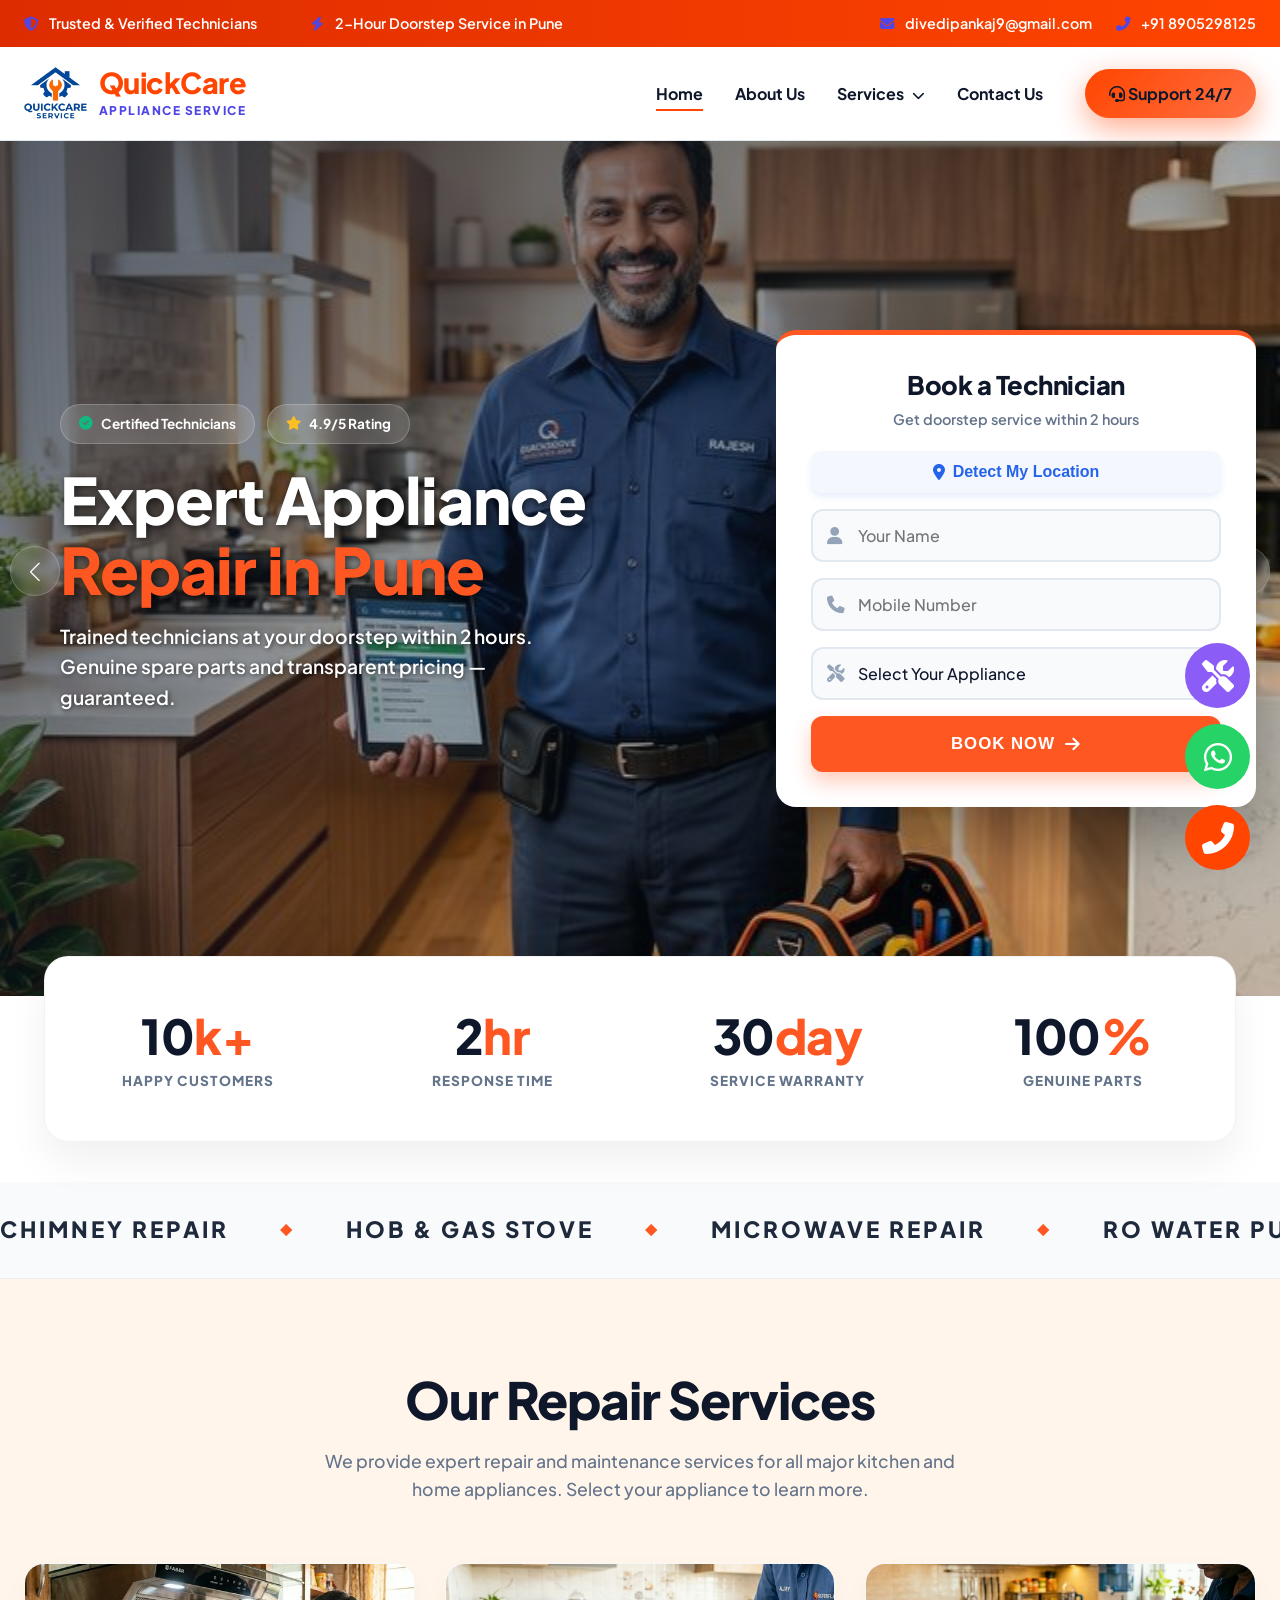
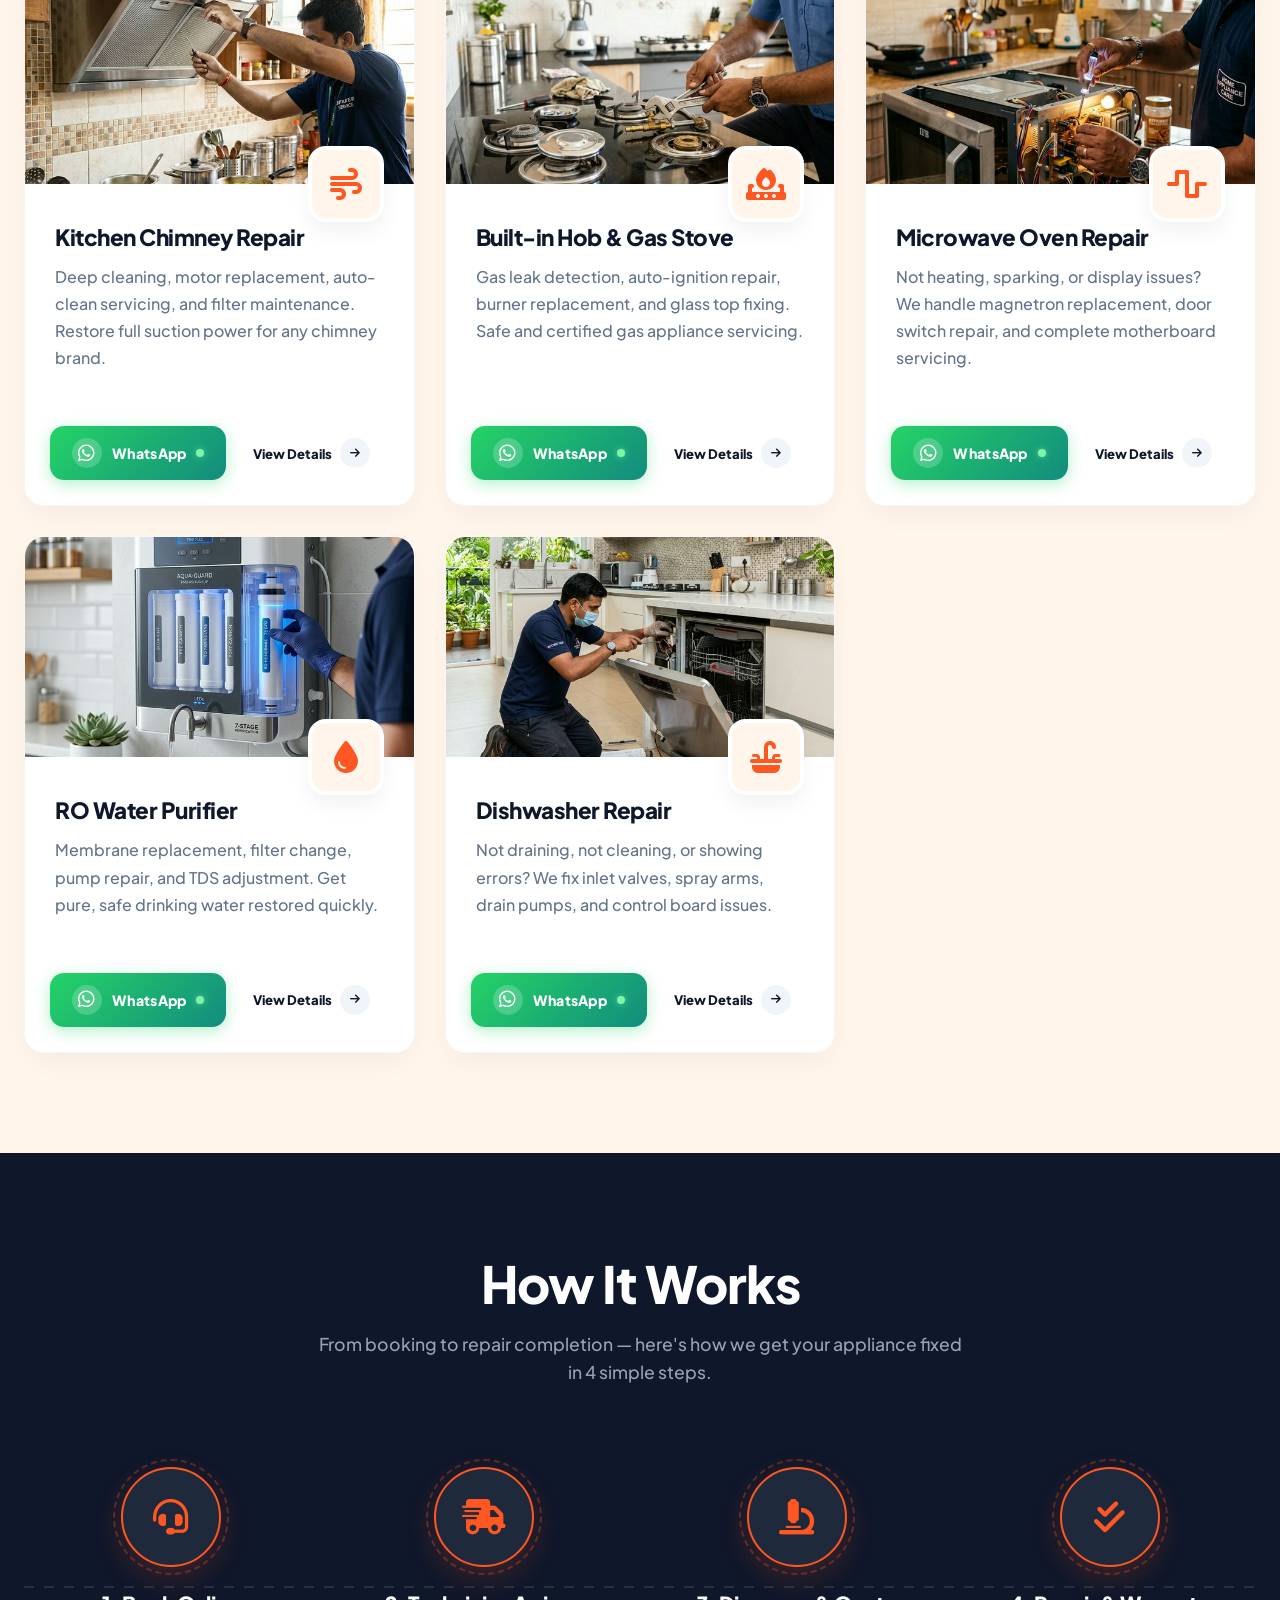
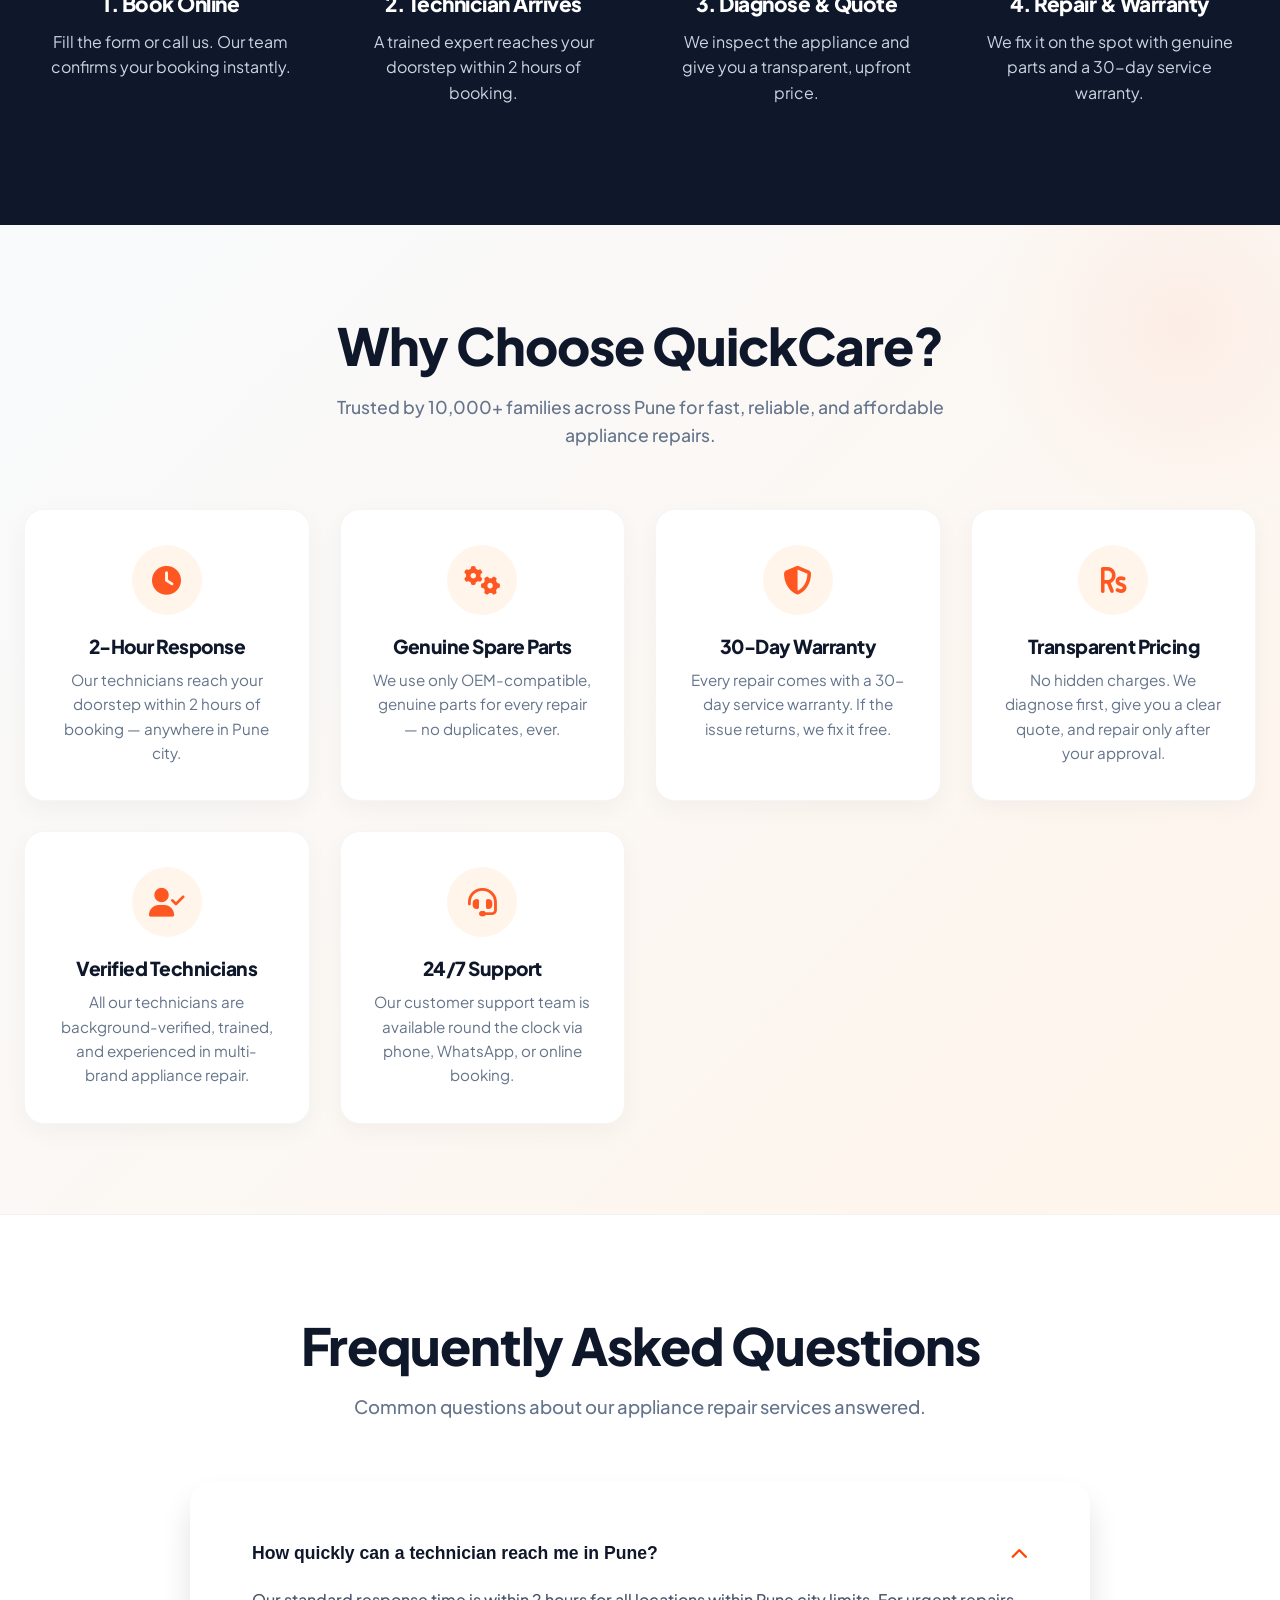
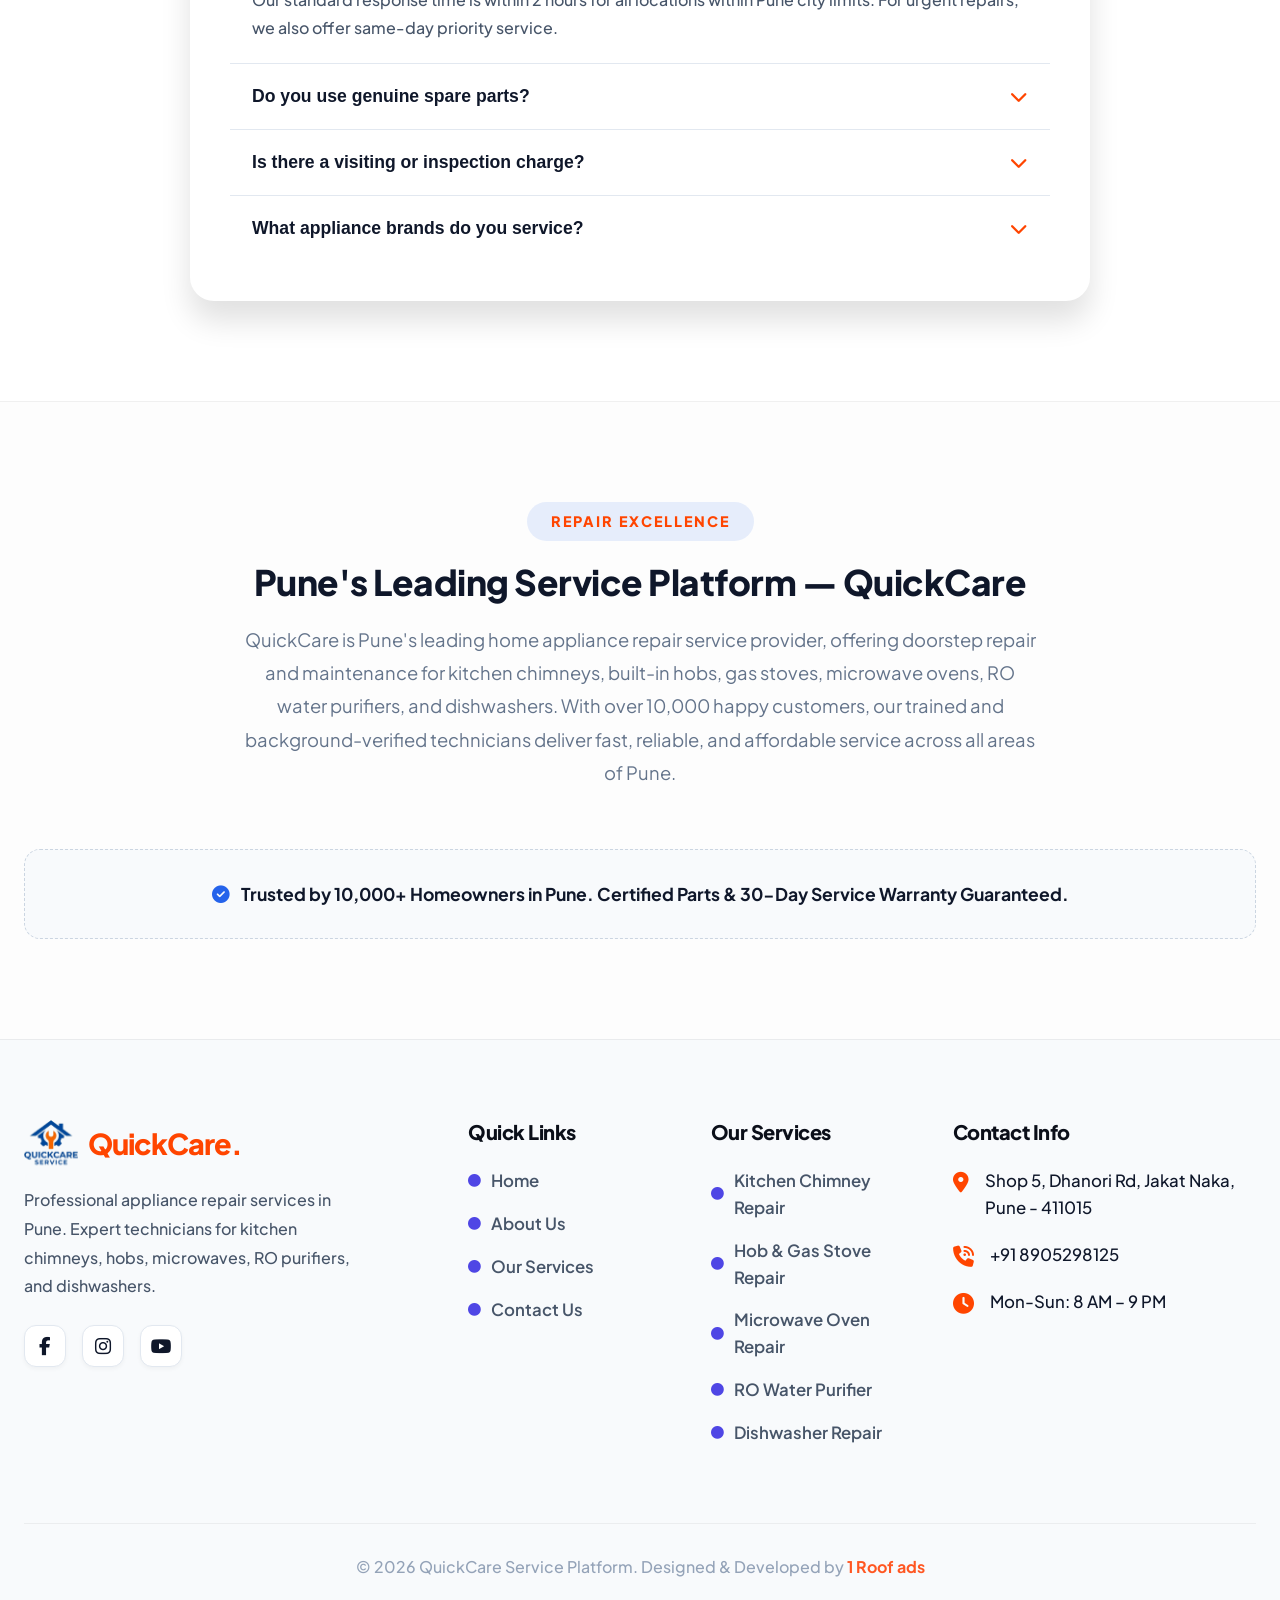
<file: index.html>
<!DOCTYPE html>
<html lang="en">

<head>
    <meta charset="UTF-8">
    <meta name="viewport" content="width=device-width, initial-scale=1.0">
    <title>QuickCare Service | Kitchen Chimney, Hob, Microwave, RO Repair in Pune</title>
    <meta name="description"
        content="QuickCare Service offers expert kitchen chimney, built-in hob, microwave oven, RO water purifier, and dishwasher repair services in Pune. Book a technician now — 2-hour doorstep service with 30-day warranty.">
    <meta name="keywords"
        content="kitchen appliance repair Pune, appliance repair service Pune, chimney repair Pune, gas stove repair Pune, microwave repair Pune, oven repair Pune, cooktop repair Pune, hob repair service Pune, dishwasher repair Pune, water purifier repair Pune, cooking range repair Pune, kitchen chimney service Pune, built-in hob repair Pune, gas stove service near me, microwave oven repair Pune, RO water purifier service Pune, dishwasher technician Pune, cooking range service Pune, cooktop burner repair Pune, electric oven repair Pune, kitchen appliance maintenance Pune, appliance repair near me Pune, chimney repair near me, microwave repair near me Pune, gas stove repair near me, best appliance repair service in Pune, home appliance repair Pune Maharashtra, same day appliance repair Pune, emergency appliance repair Pune, affordable kitchen appliance repair in Pune, expert chimney repair technician Pune, same day microwave repair service Pune, gas stove burner repair service Pune, best RO water purifier repair in Pune, built-in hob installation and repair Pune, dishwasher repair service at home Pune, kitchen appliance repair doorstep service Pune, book appliance repair online Pune, appliance repair at home Pune, certified appliance technician Pune, low cost appliance repair Pune, fast appliance repair service Pune">
    <meta name="robots" content="index, follow">
    <link rel="canonical" href="https://quickcareservice.com/">
    <!-- Open Graph -->
    <meta property="og:title" content="QuickCare Service | Expert Appliance Repair in Pune">
    <meta property="og:description"
        content="Book a trained technician for chimney, hob, microwave, RO, or dishwasher repair in Pune. 2-hour doorstep service with 30-day warranty.">
    <meta property="og:type" content="website">
    <meta property="og:url" content="https://quickcareservice.com/">
    <!-- JSON-LD Structured Data -->
    <script type="application/ld+json">
    {
      "@context": "https://schema.org",
      "@type": "LocalBusiness",
      "name": "QuickCare Appliance Service",
      "description": "Expert kitchen chimney, built-in hob, microwave oven, RO water purifier, and dishwasher repair services in Pune.",
      "url": "https://quickcareservice.com",
      "telephone": "+918905298125",
      "email": "divedipankaj9@gmail.com",
      "address": {
        "@type": "PostalAddress",
        "streetAddress": "Shop 5, Dhanori Rd, Jakat Naka",
        "addressLocality": "Pune",
        "addressRegion": "Maharashtra",
        "postalCode": "411015",
        "addressCountry": "IN"
      },
      "geo": {
        "@type": "GeoCoordinates",
        "latitude": "18.5904",
        "longitude": "73.8567"
      },
      "openingHours": "Mo-Su 08:00-21:00",
      "priceRange": "₹₹",
      "aggregateRating": {
        "@type": "AggregateRating",
        "ratingValue": "4.9",
        "reviewCount": "2450"
      },
      "hasOfferCatalog": {
        "@type": "OfferCatalog",
        "name": "Appliance Repair Services",
        "itemListElement": [
          {"@type": "Offer", "itemOffered": {"@type": "Service", "name": "Kitchen Chimney Repair"}},
          {"@type": "Offer", "itemOffered": {"@type": "Service", "name": "Built-in Hob & Gas Stove Repair"}},
          {"@type": "Offer", "itemOffered": {"@type": "Service", "name": "Microwave Oven Repair"}},
          {"@type": "Offer", "itemOffered": {"@type": "Service", "name": "RO Water Purifier Service"}},
          {"@type": "Offer", "itemOffered": {"@type": "Service", "name": "Dishwasher Repair"}}
        ]
      }
    }
    </script>

    <link href="https://cdnjs.cloudflare.com/ajax/libs/font-awesome/6.4.0/css/all.min.css" rel="stylesheet">
    <link href="https://unpkg.com/aos@2.3.1/dist/aos.css" rel="stylesheet">
    <link rel="stylesheet" href="https://cdn.jsdelivr.net/npm/swiper@11/swiper-bundle.min.css" />
    <link rel="stylesheet" href="style.css">

    <style>
        :root {
            --c-brand: #ff5722;
            --c-brand-dark: #e64a19;
            --c-slate-900: #0f172a;
            --c-slate-800: #1e293b;
            --c-slate-100: #f1f5f9;
            --c-slate-50: #f8fafc;
            --c-warm-bg: #fff5eb;
            --shadow-float: 0 25px 50px -12px rgba(0, 0, 0, 0.15);
            --shadow-card: 0 10px 30px -5px rgba(0, 0, 0, 0.05);
        }

        body {
            background: #FFF;
            color: var(--c-slate-800);
            overflow-x: hidden;
        }

        /* Modal Popup */
        .modal-overlay {
            position: fixed;
            inset: 0;
            background: rgba(15, 23, 42, 0.85);
            backdrop-filter: blur(10px);
            z-index: 9999;
            overflow-y: auto;
            padding: 20px;
            opacity: 0;
            visibility: hidden;
            transition: 0.4s;
        }

        .modal-overlay.active {
            opacity: 1;
            visibility: visible;
        }

        .modal-box {
            background: #FFF;
            width: 100%;
            max-width: 500px;
            margin: 10vh auto;
            border-radius: 24px;
            position: relative;
            overflow: hidden;
            transform: translateY(40px) scale(0.95);
            transition: 0.4s cubic-bezier(0.16, 1, 0.3, 1);
            box-shadow: 0 30px 60px rgba(0, 0, 0, 0.4);
        }

        .modal-overlay.active .modal-box {
            transform: translateY(0) scale(1);
        }

        .modal-close {
            position: absolute;
            top: 15px;
            right: 15px;
            background: rgba(0, 0, 0, 0.05);
            border: none;
            width: 40px;
            height: 40px;
            border-radius: 50%;
            font-size: 1.2rem;
            cursor: pointer;
            transition: 0.3s;
            z-index: 10;
        }

        .modal-close:hover {
            background: #ef4444;
            color: #FFF;
        }

        .modal-body {
            padding: 40px;
        }

        @media(max-width: 768px) {
            .modal-body {
                padding: 25px;
            }

            .modal-box {
                border-radius: 16px;
                margin: 5vh auto;
            }
        }

        @keyframes fadeIn {
            from {
                opacity: 0;
                transform: translateY(10px);
            }

            to {
                opacity: 1;
                transform: translateY(0);
            }
        }

        /* HERO SLIDER */
        .hero-split-fullscreen {
            position: relative;
            background: var(--c-slate-900);
            overflow: hidden;
        }

        /* Desktop: tall hero with form overlay */
        @media(min-width: 901px) {
            .hero-split-fullscreen {
                height: 95vh;
                min-height: 750px;
                display: flex;
                align-items: center;
            }
        }

        /* Mobile: auto height, stacked layout */
        @media(max-width: 900px) {
            .hero-split-fullscreen {
                height: auto;
                min-height: auto;
                display: flex;
                flex-direction: column;
            }
        }

        .hero-creative-swiper {
            z-index: 1;
        }

        @media(min-width: 901px) {
            .hero-creative-swiper {
                position: absolute;
                inset: 0;
                width: 100%;
                height: 100%;
            }
        }

        @media(max-width: 900px) {
            .hero-creative-swiper {
                position: relative;
                width: 100%;
                height: 55vh;
                min-height: 350px;
            }
        }

        .slide-bg {
            position: absolute;
            inset: 0;
            width: 100%;
            height: 100%;
            background-size: cover;
            background-position: center;
        }

        /* Light gradient overlay so text is readable */
        .slide-bg::after {
            content: '';
            position: absolute;
            inset: 0;
            background: linear-gradient(135deg, rgba(15, 23, 42, 0.7) 0%, rgba(15, 23, 42, 0.3) 60%, transparent 100%);
        }

        .hero-slide-inner {
            position: absolute;
            top: 0;
            left: 0;
            right: 0;
            margin: 0 auto;
            padding: 0 20px;
            max-width: 1200px;
            width: 100%;
            height: 100%;
            z-index: 3;
            display: flex;
            align-items: center;
        }

        .slide-text-box {
            width: 50%;
            max-width: 650px;
            padding-right: 50px;
        }

        @media(max-width: 900px) {
            .slide-text-box {
                width: 100%;
                padding: 0 10px;
                text-align: center;
            }
        }

        .hero-badges {
            display: flex;
            flex-wrap: wrap;
            gap: 12px;
            margin-bottom: 20px;
        }

        @media(max-width: 900px) {
            .hero-badges {
                justify-content: center;
            }
        }

        .hero-badge {
            background: rgba(255, 255, 255, 0.15);
            backdrop-filter: blur(10px);
            border: 1px solid rgba(255, 255, 255, 0.2);
            padding: 8px 18px;
            border-radius: 30px;
            color: #FFF;
            font-weight: 700;
            font-size: 0.85rem;
            display: flex;
            align-items: center;
            gap: 8px;
        }

        .hero-badge i {
            color: #10b981;
        }

        .slide-text-box h1 {
            font-size: clamp(2rem, 5vw, 4.2rem);
            color: #FFF;
            margin-bottom: 16px;
            line-height: 1.1;
            font-weight: 900;
            letter-spacing: -1px;
            text-shadow: 2px 2px 8px rgba(0, 0, 0, 0.7);
        }

        .slide-text-box h1 span {
            color: var(--c-brand);
            display: block;
        }

        .slide-text-box p {
            font-size: clamp(0.95rem, 2vw, 1.2rem);
            color: #FFF;
            margin-bottom: 20px;
            line-height: 1.6;
            max-width: 550px;
            font-weight: 600;
            text-shadow: 1px 1px 5px rgba(0, 0, 0, 0.7);
        }

        @media(max-width: 900px) {
            .slide-text-box p {
                margin: 0 auto 20px;
            }
        }

        /* Swiper Nav */
        .swiper-button-next,
        .swiper-button-prev {
            color: #FFF !important;
            background: rgba(255, 255, 255, 0.1);
            backdrop-filter: blur(5px);
            width: 50px !important;
            height: 50px !important;
            border-radius: 50%;
            border: 1px solid rgba(255, 255, 255, 0.2);
            transition: 0.3s;
        }

        .swiper-button-next:hover,
        .swiper-button-prev:hover {
            background: var(--c-brand);
            transform: scale(1.1);
        }

        .swiper-button-next::after,
        .swiper-button-prev::after {
            font-size: 1.2rem !important;
        }

        .swiper-pagination-bullet {
            background: #FFF !important;
            opacity: 0.5;
            width: 12px;
            height: 12px;
            transition: 0.3s;
        }

        .swiper-pagination-bullet-active {
            opacity: 1;
            background: var(--c-brand) !important;
            width: 30px;
            border-radius: 6px;
        }

        @media(max-width: 900px) {

            .swiper-button-next,
            .swiper-button-prev {
                width: 40px !important;
                height: 40px !important;
            }

            .swiper-button-next::after,
            .swiper-button-prev::after {
                font-size: 1rem !important;
            }
        }

        /* Hero Form - Desktop overlay, Mobile stacked below slider */
        .hero-static-layer {
            z-index: 10;
            pointer-events: none;
        }

        @media(min-width: 901px) {
            .hero-static-layer {
                position: absolute;
                inset: 0;
                display: flex;
                align-items: center;
                justify-content: flex-end;
            }
        }

        @media(max-width: 900px) {
            .hero-static-layer {
                position: relative;
                display: block;
                margin-top: -30px;
                padding: 0 15px 30px;
            }
        }

        .hero-form-col {
            pointer-events: auto;
        }

        @media(min-width: 901px) {
            .hero-form-col {
                width: 45%;
                max-width: 480px;
            }
        }

        @media(max-width: 900px) {
            .hero-form-col {
                width: 100%;
                max-width: 500px;
                margin: 0 auto;
            }
        }

        .hero-form-card {
            background: #FFF;
            padding: 35px;
            border-radius: 20px;
            box-shadow: 0 30px 60px rgba(0, 0, 0, 0.3);
            border-top: 5px solid var(--c-brand);
            position: relative;
        }

        .hero-form-card h3 {
            font-size: 1.6rem;
            margin-bottom: 8px;
            text-align: center;
            color: var(--c-slate-900);
            font-weight: 900;
        }

        .hero-form-card .form-subtitle {
            text-align: center;
            color: #64748b;
            margin-bottom: 20px;
            font-weight: 600;
            font-size: 0.9rem;
        }

        .form-group {
            margin-bottom: 16px;
            position: relative;
        }

        .form-icon {
            position: absolute;
            left: 16px;
            top: 50%;
            transform: translateY(-50%);
            color: #94a3b8;
            font-size: 1.1rem;
        }

        .form-control {
            width: 100%;
            padding: 14px 14px 14px 45px;
            border: 2px solid #e2e8f0;
            border-radius: 12px;
            font-family: inherit;
            font-size: 1rem;
            background: var(--c-slate-50);
            transition: 0.3s;
            font-weight: 500;
            color: var(--c-slate-900);
            box-sizing: border-box;
        }

        .form-control:focus {
            outline: none;
            border-color: var(--c-brand);
            background: #FFF;
            box-shadow: 0 0 0 4px rgba(255, 87, 34, 0.1);
        }

        .btn-massive {
            width: 100%;
            padding: 18px;
            font-size: 1.05rem;
            font-weight: 800;
            text-transform: uppercase;
            letter-spacing: 1px;
            border-radius: 12px;
            background: var(--c-brand);
            color: #FFF;
            border: none;
            cursor: pointer;
            transition: 0.3s;
            margin-top: 8px;
            display: flex;
            align-items: center;
            justify-content: center;
            gap: 10px;
            box-shadow: 0 10px 20px rgba(255, 87, 34, 0.3);
            position: relative;
            overflow: hidden;
        }

        .btn-massive::after {
            content: '';
            position: absolute;
            top: 0;
            left: -100%;
            width: 50%;
            height: 100%;
            background: linear-gradient(to right, rgba(255, 255, 255, 0) 0%, rgba(255, 255, 255, 0.3) 50%, rgba(255, 255, 255, 0) 100%);
            transform: skewX(-25deg);
            animation: shine 3s infinite;
        }

        .btn-massive:hover {
            background: var(--c-brand-dark);
            transform: translateY(-3px);
            box-shadow: 0 15px 30px rgba(255, 87, 34, 0.4);
        }

        /* Stats Overlay */
        .stats-overlay {
            position: relative;
            padding: 50px 20px;
            background: #FFF;
            margin: 0 20px;
            border-radius: 24px;
            top: -40px;
            z-index: 15;
            box-shadow: 0 20px 40px rgba(0, 0, 0, 0.06);
            border: 1px solid rgba(0, 0, 0, 0.05);
        }

        @media(max-width: 900px) {
            .stats-overlay {
                top: 0;
                margin: 0 10px;
                padding: 30px 10px;
                border-radius: 16px;
            }
        }

        .stats-grid {
            display: grid;
            grid-template-columns: repeat(4, 1fr);
            gap: 30px;
            text-align: center;
        }

        .stat-box h4 {
            font-size: 3rem;
            font-weight: 900;
            margin-bottom: 5px;
            color: var(--c-slate-900);
        }

        .stat-box span {
            color: var(--c-brand);
        }

        .stat-box p {
            color: #64748b;
            font-weight: 800;
            text-transform: uppercase;
            letter-spacing: 1px;
            font-size: 0.85rem;
        }

        @media(max-width: 768px) {
            .stats-grid {
                grid-template-columns: 1fr 1fr;
                gap: 20px;
            }

            .stat-box h4 {
                font-size: 2rem;
            }

            .stat-box p {
                font-size: 0.7rem;
                letter-spacing: 0.5px;
            }
        }

        /* Marquee */
        .brand-marquee {
            padding: 30px 0;
            background: var(--c-slate-50);
            border-bottom: 1px solid rgba(0, 0, 0, 0.05);
            overflow: hidden;
            display: flex;
            white-space: nowrap;
        }

        .marquee-track {
            display: flex;
            animation: scrollTrack 30s linear infinite;
            gap: 50px;
            align-items: center;
        }

        .marquee-item {
            font-size: 1.4rem;
            font-weight: 900;
            color: var(--c-slate-800);
            text-transform: uppercase;
            letter-spacing: 3px;
        }

        .marquee-item:nth-child(even) {
            color: var(--c-brand);
            font-size: 1rem;
        }

        @keyframes scrollTrack {
            0% {
                transform: translateX(0);
            }

            100% {
                transform: translateX(-50%);
            }
        }

        /* Service Cards Section */
        .services-showcase {
            padding: 90px 0 100px;
            background: var(--c-warm-bg);
            position: relative;
        }

        .section-header {
            text-align: center;
            margin-bottom: 60px;
        }

        .section-header h2 {
            font-size: clamp(2rem, 4vw, 3.2rem);
            font-weight: 900;
            color: var(--c-slate-900);
            margin-bottom: 16px;
            letter-spacing: -1px;
        }

        .section-header p {
            font-size: 1.1rem;
            color: #64748b;
            max-width: 650px;
            margin: 0 auto;
            line-height: 1.6;
            font-weight: 500;
        }

        .svc-grid-modern {
            display: grid;
            grid-template-columns: repeat(auto-fit, minmax(300px, 1fr));
            gap: 30px;
        }

        @media(max-width: 400px) {
            .svc-grid-modern {
                grid-template-columns: 1fr;
            }
        }

        .svc-card-3d {
            background: #FFF;
            border-radius: 20px;
            box-shadow: var(--shadow-card);
            position: relative;
            transition: all 0.4s cubic-bezier(0.175, 0.885, 0.32, 1.275);
            text-decoration: none;
            color: inherit;
            border: 1px solid rgba(0, 0, 0, 0.03);
            overflow: hidden;
            display: flex;
            flex-direction: column;
        }

        .svc-img-wrap {
            width: 100%;
            height: 220px;
            overflow: hidden;
            position: relative;
        }

        .svc-img {
            width: 100%;
            height: 100%;
            object-fit: cover;
            transition: 0.8s cubic-bezier(0.16, 1, 0.3, 1);
        }

        .svc-card-3d:hover .svc-img {
            transform: scale(1.08);
        }

        .svc-body-3d {
            padding: 40px 30px 30px;
            position: relative;
            flex-grow: 1;
        }

        .svc-card-3d::before {
            content: '';
            position: absolute;
            top: 0;
            left: 0;
            width: 100%;
            height: 100%;
            background: radial-gradient(circle at top right, rgba(255, 87, 34, 0.06) 0%, transparent 60%);
            opacity: 0;
            transition: 0.4s;
        }

        .svc-card-3d:hover {
            transform: translateY(-12px);
            box-shadow: var(--shadow-float);
            border-color: rgba(255, 87, 34, 0.2);
        }

        .svc-card-3d:hover::before {
            opacity: 1;
        }

        .svc-icon-3d {
            position: absolute;
            right: 30px;
            top: -38px;
            width: 76px;
            height: 76px;
            background: var(--c-warm-bg);
            border-radius: 18px;
            display: flex;
            align-items: center;
            justify-content: center;
            font-size: 2rem;
            color: var(--c-brand);
            transition: 0.4s cubic-bezier(0.175, 0.885, 0.32, 1.275);
            border: 4px solid #FFF;
            box-shadow: 0 10px 20px rgba(0, 0, 0, 0.05);
            z-index: 5;
        }

        .svc-card-3d:hover .svc-icon-3d {
            transform: scale(1.15) rotate(10deg);
            background: var(--c-brand);
            color: #FFF;
            box-shadow: 0 15px 30px rgba(255, 87, 34, 0.3);
            border-color: var(--c-brand);
        }

        .svc-title-3d {
            font-size: 1.4rem;
            font-weight: 900;
            color: var(--c-slate-900);
            margin-bottom: 12px;
        }

        .svc-desc-3d {
            color: #64748b;
            line-height: 1.7;
            font-size: 1rem;
            margin-bottom: 25px;
            font-weight: 500;
        }

        .svc-arrow {
            position: absolute;
            bottom: 30px;
            right: 30px;
            width: 45px;
            height: 45px;
            border-radius: 50%;
            background: var(--c-slate-50);
            border: 1px solid #e2e8f0;
            display: flex;
            align-items: center;
            justify-content: center;
            color: var(--c-slate-900);
            transition: 0.4s;
            opacity: 0;
            transform: translateX(-20px) scale(0.8);
            font-size: 1.1rem;
        }

        .svc-card-3d:hover .svc-arrow {
            opacity: 1;
            transform: translateX(0) scale(1);
            background: var(--c-slate-900);
            color: #FFF;
            border-color: var(--c-slate-900);
        }

        /* How It Works */
        .workflow-interactive {
            padding: 100px 0;
            background: var(--c-slate-900);
            position: relative;
            overflow: hidden;
        }

        .workflow-interactive .section-header h2 {
            color: #FFF;
        }

        .workflow-interactive .section-header p {
            color: #94a3b8;
        }

        .workflow-path {
            position: absolute;
            top: 50%;
            left: 0;
            width: 100%;
            height: 2px;
            background: repeating-linear-gradient(90deg, rgba(255, 255, 255, 0.1) 0, rgba(255, 255, 255, 0.1) 10px, transparent 10px, transparent 20px);
            z-index: 0;
        }

        .workflow-grid {
            display: grid;
            grid-template-columns: repeat(4, 1fr);
            gap: 20px;
            position: relative;
            z-index: 1;
            margin-top: 50px;
        }

        @media(max-width: 900px) {
            .workflow-grid {
                grid-template-columns: 1fr 1fr;
                gap: 30px;
            }

            .workflow-path {
                display: none;
            }
        }

        @media(max-width: 500px) {
            .workflow-grid {
                grid-template-columns: 1fr;
            }
        }

        .step-card {
            text-align: center;
            background: transparent;
            position: relative;
            z-index: 2;
            padding: 20px;
            border-radius: 20px;
            transition: 0.4s;
        }

        .step-card:hover {
            background: rgba(255, 255, 255, 0.03);
            transform: translateY(-8px);
        }

        .step-icon-wrap {
            width: 100px;
            height: 100px;
            background: var(--c-slate-800);
            border: 2px solid var(--c-brand);
            border-radius: 50%;
            margin: 0 auto 25px;
            display: flex;
            align-items: center;
            justify-content: center;
            font-size: 2.2rem;
            color: var(--c-brand);
            position: relative;
            box-shadow: 0 10px 30px rgba(255, 87, 34, 0.2);
            transition: 0.4s;
        }

        .step-icon-wrap::after {
            content: '';
            position: absolute;
            inset: -10px;
            border: 2px dashed rgba(255, 87, 34, 0.3);
            border-radius: 50%;
            animation: spin 10s linear infinite;
        }

        .step-card:hover .step-icon-wrap {
            transform: scale(1.1);
            background: var(--c-brand);
            color: #FFF;
            box-shadow: 0 15px 40px rgba(255, 87, 34, 0.4);
        }

        .step-title {
            font-size: 1.3rem;
            font-weight: 900;
            color: #FFF;
            margin-bottom: 12px;
        }

        .step-desc {
            color: #cbd5e1;
            font-size: 1rem;
            line-height: 1.6;
        }

        /* FAQ */
        .faq-section {
            background: #FFF;
            border-top: 1px solid rgba(0, 0, 0, 0.05);
        }

        /* Card Buttons */
        /* Creative Card Buttons */
        .svc-card-3d {
            cursor: pointer;
        }

        .svc-btns {
            display: flex;
            align-items: center;
            gap: 12px;
            padding: 0 25px 25px;
            position: relative;
            z-index: 5;
        }

        /* Premium WhatsApp Button */
        .svc-btn-wa {
            display: inline-flex;
            align-items: center;
            gap: 10px;
            background: linear-gradient(135deg, #25D366 0%, #128C7E 100%);
            color: #FFF;
            padding: 12px 22px;
            border-radius: 14px;
            font-weight: 800;
            font-size: 0.88rem;
            letter-spacing: 0.3px;
            box-shadow: 0 4px 15px rgba(37, 211, 102, 0.35);
            transition: all 0.4s cubic-bezier(0.175, 0.885, 0.32, 1.275);
            text-decoration: none;
            position: relative;
            overflow: hidden;
        }

        .svc-btn-wa::before {
            content: '';
            position: absolute;
            top: 0;
            left: -100%;
            width: 60%;
            height: 100%;
            background: linear-gradient(90deg, transparent, rgba(255,255,255,0.25), transparent);
            transform: skewX(-25deg);
            transition: left 0.6s ease;
        }

        .svc-btn-wa:hover::before {
            left: 130%;
        }

        .svc-btn-wa:hover {
            transform: translateY(-3px) scale(1.03);
            box-shadow: 0 8px 25px rgba(37, 211, 102, 0.45);
            color: #FFF;
        }

        .svc-btn-wa i {
            font-size: 1.2rem;
            width: 30px;
            height: 30px;
            background: rgba(255,255,255,0.2);
            border-radius: 50%;
            display: flex;
            align-items: center;
            justify-content: center;
            flex-shrink: 0;
            transition: 0.3s;
        }

        .svc-btn-wa:hover i {
            background: rgba(255,255,255,0.35);
            transform: rotate(15deg) scale(1.1);
        }

        /* Pulsing live indicator dot */
        .svc-btn-wa::after {
            content: '';
            width: 8px;
            height: 8px;
            background: #7df5a6;
            border-radius: 50%;
            flex-shrink: 0;
            animation: waPulse 1.8s ease-in-out infinite;
            box-shadow: 0 0 6px rgba(125, 245, 166, 0.6);
        }

        @keyframes waPulse {
            0%, 100% { opacity: 1; transform: scale(1); }
            50% { opacity: 0.5; transform: scale(0.7); }
        }

        .svc-btn-detail {
            display: inline-flex;
            align-items: center;
            gap: 8px;
            color: #0f172a;
            font-weight: 800;
            font-size: 0.82rem;
            text-decoration: none;
            background: transparent;
            padding: 10px 14px;
            border-radius: 12px;
            border: 1.5px solid transparent;
            transition: all 0.35s ease;
        }

        .svc-btn-detail:hover {
            color: #ff5722;
            background: rgba(255, 87, 34, 0.04);
            border-color: rgba(255, 87, 34, 0.15);
        }

        .svc-btn-detail i {
            width: 30px;
            height: 30px;
            display: flex;
            align-items: center;
            justify-content: center;
            background: #f1f5f9;
            color: #0f172a;
            border-radius: 50%;
            font-size: 0.7rem;
            transition: 0.4s cubic-bezier(0.175, 0.885, 0.32, 1.275);
        }

        .svc-btn-detail:hover i {
            background: #ff5722;
            color: #FFF;
            transform: translateX(4px) rotate(-45deg);
            box-shadow: 0 4px 12px rgba(255, 87, 34, 0.3);
        }

        /* Responsive */
        @media(max-width: 768px) {
            .svc-btns {
                flex-wrap: wrap;
                padding: 0 20px 20px;
                gap: 10px;
            }
            .svc-btn-wa {
                padding: 11px 18px;
                font-size: 0.82rem;
                flex: 1 1 auto;
                justify-content: center;
                min-width: 140px;
            }
            .svc-btn-detail {
                font-size: 0.75rem;
                flex: 1 1 auto;
                justify-content: center;
                min-width: 100px;
            }
        }
        @media(max-width: 480px) {
            .svc-btns {
                padding: 0 15px 20px;
                gap: 10px;
                flex-direction: column;
            }
            .svc-btn-wa {
                padding: 14px 20px;
                font-size: 0.9rem;
                gap: 10px;
                width: 100%;
                justify-content: center;
                border-radius: 14px;
            }
            .svc-btn-wa i {
                width: 32px;
                height: 32px;
                font-size: 1.15rem;
            }
            .svc-btn-detail {
                font-size: 0.82rem;
                gap: 6px;
                width: 100%;
                justify-content: center;
                padding: 12px;
                background: #f8fafc;
                border-radius: 14px;
                border-color: #e2e8f0;
            }
            .svc-btn-detail i {
                width: 28px;
                height: 28px;
                font-size: 0.65rem;
            }
        }

        /* Premium SEO Insights Hub */
        .seo-content {
            padding: 100px 0;
            background: #fdfdfd;
            border-top: 1px solid rgba(0, 0, 0, 0.05);
        }

        .seo-intro {
            max-width: 800px;
            margin: 0 auto 60px;
            text-align: center;
        }

        .seo-intro h2 {
            font-size: 2.2rem;
            font-weight: 900;
            color: #0f172a;
            margin-bottom: 20px;
        }

        .seo-intro p {
            font-size: 1.15rem;
            line-height: 1.8;
            color: #64748b;
        }

        .seo-cards {
            display: grid;
            grid-template-columns: repeat(auto-fit, minmax(380px, 1fr));
            gap: 30px;
        }

        .seo-card {
            background: #FFF;
            padding: 40px;
            border-radius: 20px;
            border: 1px solid #f1f5f9;
            transition: 0.4s;
        }

        .seo-card:hover {
            transform: translateY(-8px);
            box-shadow: 0 15px 35px rgba(0, 0, 0, 0.04);
            border-color: #ff5722;
        }

        .seo-card h3 {
            font-size: 1.5rem;
            font-weight: 800;
            color: #0f172a;
            margin-bottom: 20px;
            display: flex;
            align-items: center;
            gap: 12px;
        }

        .seo-card h3 i {
            width: 40px;
            height: 40px;
            background: #fff5f2;
            color: #ff5722;
            display: flex;
            align-items: center;
            justify-content: center;
            border-radius: 10px;
            font-size: 1.2rem;
        }

        .seo-card p {
            font-size: 1rem;
            color: #475569;
            line-height: 1.8;
            margin-bottom: 0;
        }

        .seo-footer {
            margin-top: 50px;
            text-align: center;
            background: #f8fafc;
            padding: 30px;
            border-radius: 16px;
            border: 1px dashed #cbd5e1;
        }

        .seo-footer p {
            margin: 0;
            font-weight: 700;
            color: #0f172a;
            font-size: 1.1rem;
        }

        @media(max-width: 768px) {
            .seo-cards {
                grid-template-columns: 1fr;
            }
        }

        /* Why Choose Us */
        .why-choose {
            padding: 90px 0;
            background: linear-gradient(135deg, #f8fafc 0%, #fff5eb 100%);
            position: relative;
            overflow: hidden;
        }

        .why-choose::before {
            content: '';
            position: absolute;
            width: 400px;
            height: 400px;
            background: radial-gradient(circle, rgba(255, 87, 34, 0.06) 0%, transparent 70%);
            top: -100px;
            right: -100px;
            border-radius: 50%;
        }

        .why-grid {
            display: grid;
            grid-template-columns: repeat(auto-fit, minmax(260px, 1fr));
            gap: 30px;
            margin-top: 50px;
        }

        .why-card {
            background: #FFF;
            padding: 35px 30px;
            border-radius: 20px;
            box-shadow: 0 8px 25px rgba(0, 0, 0, 0.04);
            border: 1px solid rgba(0, 0, 0, 0.04);
            text-align: center;
            transition: 0.4s;
            position: relative;
            overflow: hidden;
        }

        .why-card::after {
            content: '';
            position: absolute;
            bottom: 0;
            left: 0;
            width: 100%;
            height: 4px;
            background: var(--c-brand);
            transform: scaleX(0);
            transition: 0.4s;
            transform-origin: left;
        }

        .why-card:hover {
            transform: translateY(-8px);
            box-shadow: 0 15px 35px rgba(0, 0, 0, 0.08);
        }

        .why-card:hover::after {
            transform: scaleX(1);
        }

        .why-icon {
            width: 70px;
            height: 70px;
            background: var(--c-warm-bg);
            border-radius: 50%;
            display: flex;
            align-items: center;
            justify-content: center;
            margin: 0 auto 20px;
            font-size: 1.8rem;
            color: var(--c-brand);
            transition: 0.4s;
        }

        .why-card:hover .why-icon {
            background: var(--c-brand);
            color: #FFF;
            transform: scale(1.1);
        }

        .why-card h3 {
            font-size: 1.2rem;
            font-weight: 800;
            color: var(--c-slate-900);
            margin-bottom: 10px;
        }

        .why-card p {
            color: #64748b;
            font-size: 0.95rem;
            line-height: 1.6;
        }
    </style>
    <link rel="icon" type="image/png" href="assets/logo_new_1774159155609.png">
</head>

<body>

    <!-- Booking Modal Popup -->
    <div id="queryModal" class="modal-overlay">
        <div class="modal-box">
            <button class="modal-close" onclick="document.getElementById('queryModal').classList.remove('active');"><i
                    class="fas fa-times"></i></button>
            <div class="modal-body">
                <h3
                    style="text-align:center; font-size:1.8rem; font-weight:900; color:var(--c-slate-900); margin-bottom:10px;">
                    Book a Technician</h3>
                <p style="text-align:center; color:#64748b; margin-bottom:24px; font-weight:600; font-size:0.95rem;">Get
                    an expert at your doorstep within 2 hours.</p>
                <button type="button" class="location-btn" onclick="detectLocation(this)"
                    style="width:100%; border:none; background:rgba(37,99,235,0.05); color:#2563eb; padding:12px; border-radius:10px; font-weight:700; cursor:pointer; margin-bottom:20px; display:flex; align-items:center; justify-content:center; gap:8px; transition:0.3s; box-shadow:0 4px 6px rgba(37,99,235,0.1);">
                    <i class="fas fa-crosshairs"></i> <span class="loc-text">Detect My Location</span>
                </button>
                <form>
                    <div class="form-group">
                        <i class="fas fa-user form-icon"></i>
                        <input type="text" class="form-control" placeholder="Your Name" required>
                    </div>
                    <div class="form-group">
                        <i class="fas fa-phone form-icon"></i>
                        <input type="tel" class="form-control" placeholder="Mobile Number" required>
                    </div>
                    <div class="form-group">
                        <i class="fas fa-tools form-icon"></i>
                        <select class="form-control" required style="padding-left: 45px; appearance:none;">
                            <option value="">Select Your Appliance</option>
                            <option value="chimney">Kitchen Chimney</option>
                            <option value="stove">Built-in Hob / Gas Stove</option>
                            <option value="microwave">Microwave Oven</option>
                            <option value="ro">RO Water Purifier</option>
                            <option value="dishwasher">Dishwasher</option>
                        </select>
                        <i class="fas fa-chevron-down"
                            style="position:absolute; right:15px; top:50%; transform:translateY(-50%); color:#94a3b8; pointer-events:none;"></i>
                    </div>
                    <input type="hidden" id="modalLat">
                    <input type="hidden" id="modalLong">
                    <button type="submit" class="btn-massive">Book Now <i class="fas fa-arrow-right"></i></button>
                </form>
            </div>
        </div>
    </div>

    <!-- Top Info Bar -->
    <div class="top-bar">
        <div class="container">
            <div class="top-bar-left">
                <span><i class="fas fa-shield-alt"></i> Trusted & Verified Technicians</span>
                <span style="margin-left: 30px;"><i class="fas fa-bolt"></i> 2-Hour Doorstep Service in Pune</span>
            </div>
            <div class="top-bar-right">
                <a href="mailto:divedipankaj9@gmail.com"><i class="fas fa-envelope"></i> divedipankaj9@gmail.com</a>
                <a href="tel:+918905298125" style="color: #FFF;"><i class="fas fa-phone-alt"></i> +91 8905298125</a>
            </div>
        </div>
    </div>

    <!-- Sticky Header -->
    <header class="main-header" id="mainHeader">
        <div class="container header-wrapper">
            <a href="index.html" class="logo">
                <img src="assets/logo_new_1774159155609.png" alt="QuickCare Service">
                <div class="logo-text">
                    <span class="logo-title">QuickCare</span>
                    <span class="logo-sub">Appliance Service</span>
                </div>
            </a>
            <nav class="nav-menu" id="navLinks">
                <a href="index.html" class="active">Home</a>
                <a href="about.html">About Us</a>
                <div class="dropdown">
                    <a href="services.html" class="dropbtn">Services <i class="fas fa-chevron-down"
                            style="font-size: 0.8em; margin-left: 5px;"></i></a>
                    <div class="dropdown-content">
                        <a href="service-chimney.html">Kitchen Chimney</a>
                        <a href="service-hob.html">Built-in Hob</a>
                        <a href="service-microwave.html">Microwave Oven</a>
                        <a href="service-ro.html">RO Purifier</a>
                        <a href="service-dishwasher.html">Dishwashers</a>
                    </div>
                </div>
                <a href="contact.html">Contact Us</a>
                <a href="tel:+918905298125" class="btn btn-primary" style="margin-left: 10px; padding: 12px 24px;">
                    <i class="fas fa-headset"></i> Support 24/7
                </a>
            </nav>
            <button class="mobile-btn" id="mobileToggle"><i class="fas fa-bars"></i></button>
        </div>
    </header>

    <!-- HERO SECTION WITH SLIDER -->
    <section class="hero-split-fullscreen">

        <!-- Background Slider -->
        <div class="swiper hero-creative-swiper">
            <div class="swiper-wrapper">

                <!-- Slide 1 -->
                <div class="swiper-slide">
                    <div class="slide-bg" style="background-image: url('assets/hero_indian_1774159176459.png');"></div>
                    <div class="container hero-slide-inner">
                        <div class="slide-text-box">
                            <div class="hero-badges">
                                <span class="hero-badge"><i class="fas fa-check-circle"></i> Certified
                                    Technicians</span>
                                <span class="hero-badge"><i class="fas fa-star" style="color:#FBBF24;"></i> 4.9/5
                                    Rating</span>
                            </div>
                            <h1>Expert Appliance <span>Repair in Pune</span></h1>
                            <p>Trained technicians at your doorstep within 2 hours. Genuine spare parts and transparent
                                pricing — guaranteed.</p>
                        </div>
                    </div>
                </div>

                <!-- Slide 2 -->
                <div class="swiper-slide">
                    <div class="slide-bg" style="background-image: url('assets/chimney_indian_1774159192970.png');">
                    </div>
                    <div class="container hero-slide-inner">
                        <div class="slide-text-box">
                            <div class="hero-badges">
                                <span class="hero-badge"><i class="fas fa-shield-alt"></i> 30-Day Warranty</span>
                            </div>
                            <h1>Kitchen Chimney <span>Repair & Servicing</span></h1>
                            <p>Deep cleaning, motor replacement, and filter servicing for all chimney brands. Restore
                                full suction power today.</p>
                        </div>
                    </div>
                </div>

                <!-- Slide 3 -->
                <div class="swiper-slide">
                    <div class="slide-bg" style="background-image: url('assets/microwave_indian_1774159242700.png');">
                    </div>
                    <div class="container hero-slide-inner">
                        <div class="slide-text-box">
                            <div class="hero-badges">
                                <span class="hero-badge"><i class="fas fa-tools"></i> All Brands Serviced</span>
                            </div>
                            <h1>Microwave & RO <span>Repair Experts</span></h1>
                            <p>From microwave heating issues to RO membrane replacement — we fix it all with genuine
                                parts and expert hands.</p>
                        </div>
                    </div>
                </div>

            </div>

            <div class="swiper-pagination"></div>
            <div class="swiper-button-next"></div>
            <div class="swiper-button-prev"></div>
        </div>

        <!-- Booking Form — sits beside slider on desktop, below slider on mobile -->
        <div class="container hero-static-layer">
            <div class="hero-form-col" data-aos="fade-left" data-aos-duration="1200" data-aos-delay="400">
                <div class="hero-form-card">
                    <h3>Book a Technician</h3>
                    <p class="form-subtitle">Get doorstep service within 2 hours</p>
                    <form>
                        <button type="button" class="location-btn" onclick="detectLocation(this)"
                            style="width:100%; border:none; background:rgba(37,99,235,0.05); color:#2563eb; padding:12px; border-radius:10px; font-weight:700; cursor:pointer; margin-bottom:16px; display:flex; align-items:center; justify-content:center; gap:8px; transition:0.3s; box-shadow:0 4px 6px rgba(37,99,235,0.1);">
                            <i class="fas fa-map-marker-alt"></i> <span class="loc-text">Detect My Location</span>
                        </button>
                        <div class="form-group">
                            <i class="fas fa-user form-icon"></i>
                            <input type="text" class="form-control" placeholder="Your Name" required>
                        </div>
                        <div class="form-group">
                            <i class="fas fa-phone form-icon"></i>
                            <input type="tel" class="form-control" placeholder="Mobile Number" required>
                        </div>
                        <div class="form-group">
                            <i class="fas fa-tools form-icon"></i>
                            <select class="form-control" style="appearance:none;" required>
                                <option value="">Select Your Appliance</option>
                                <option value="chimney">Kitchen Chimney</option>
                                <option value="hob">Built-in Hob / Gas Stove</option>
                                <option value="microwave">Microwave Oven</option>
                                <option value="ro">RO Water Purifier</option>
                                <option value="dishwasher">Dishwasher</option>
                            </select>
                            <i class="fas fa-chevron-down"
                                style="position:absolute; right:15px; top:50%; transform:translateY(-50%); color:#94a3b8; pointer-events:none;"></i>
                        </div>
                        <button type="submit" class="btn-massive">Book Now <i class="fas fa-arrow-right"></i></button>
                    </form>
                </div>
            </div>
        </div>
    </section>

    <!-- Stats Panel -->
    <div class="container">
        <div class="stats-overlay" data-aos="fade-up">
            <div class="stats-grid">
                <div class="stat-box">
                    <h4>10<span>k+</span></h4>
                    <p>Happy Customers</p>
                </div>
                <div class="stat-box">
                    <h4>2<span>hr</span></h4>
                    <p>Response Time</p>
                </div>
                <div class="stat-box">
                    <h4>30<span>day</span></h4>
                    <p>Service Warranty</p>
                </div>
                <div class="stat-box">
                    <h4>100<span>%</span></h4>
                    <p>Genuine Parts</p>
                </div>
            </div>
        </div>
    </div>

    <!-- Scrolling Service Types -->
    <div class="brand-marquee">
        <div class="marquee-track">
            <div class="marquee-item">Chimney Repair</div>
            <div class="marquee-item">◆</div>
            <div class="marquee-item">Hob & Gas Stove</div>
            <div class="marquee-item">◆</div>
            <div class="marquee-item">Microwave Repair</div>
            <div class="marquee-item">◆</div>
            <div class="marquee-item">RO Water Purifier</div>
            <div class="marquee-item">◆</div>
            <div class="marquee-item">Dishwasher Repair</div>
            <div class="marquee-item">◆</div>
            <div class="marquee-item">Annual Maintenance</div>
            <div class="marquee-item">◆</div>
            <div class="marquee-item">Installation Service</div>
            <div class="marquee-item">◆</div>
            <!-- Repeat for seamless loop -->
            <div class="marquee-item">Chimney Repair</div>
            <div class="marquee-item">◆</div>
            <div class="marquee-item">Hob & Gas Stove</div>
            <div class="marquee-item">◆</div>
            <div class="marquee-item">Microwave Repair</div>
            <div class="marquee-item">◆</div>
            <div class="marquee-item">RO Water Purifier</div>
            <div class="marquee-item">◆</div>
            <div class="marquee-item">Dishwasher Repair</div>
            <div class="marquee-item">◆</div>
        </div>
    </div>

    <!-- Our Repair Services -->
    <section class="services-showcase">
        <div class="container">
            <div class="section-header" data-aos="fade-up">
                <h2>Our Repair Services</h2>
                <p>We provide expert repair and maintenance services for all major kitchen and home appliances. Select
                    your appliance to learn more.</p>
            </div>

            <div class="svc-grid-modern">
                <!-- Chimney -->
                <div class="svc-card-3d" data-aos="zoom-in" data-aos-delay="0"
                    onclick="if(event.target.closest('.svc-btns'))return; location.href='service-chimney.html';">
                    <div class="svc-img-wrap"><img src="assets/chimney_indian_1774159192970.png" class="svc-img"
                            alt="Kitchen Chimney Repair Service in Pune"></div>
                    <div class="svc-body-3d">
                        <div class="svc-icon-3d"><i class="fas fa-wind"></i></div>
                        <h3 class="svc-title-3d">Kitchen Chimney Repair</h3>
                        <p class="svc-desc-3d">Deep cleaning, motor replacement, auto-clean servicing, and filter
                            maintenance. Restore full suction power for any chimney brand.</p>
                    </div>
                    <div class="svc-btns">
                        <a href="https://wa.me/918905298125?text=Hi%2C%20I%20need%20Kitchen%20Chimney%20repair%20service%20in%20Pune.%20Please%20share%20details%20and%20availability."
                            target="_blank" class="svc-btn svc-btn-wa"><i class="fab fa-whatsapp"></i> WhatsApp</a>
                        <a href="service-chimney.html" class="svc-btn svc-btn-detail">View Details <i
                                class="fas fa-arrow-right"></i></a>
                    </div>
                </div>

                <!-- Hobs -->
                <div class="svc-card-3d" data-aos="zoom-in" data-aos-delay="100"
                    onclick="if(event.target.closest('.svc-btns'))return; location.href='service-hob.html';">
                    <div class="svc-img-wrap"><img src="assets/stove_indian_1774159214973.png" class="svc-img"
                            alt="Built-in Hob Gas Stove Repair in Pune"></div>
                    <div class="svc-body-3d">
                        <div class="svc-icon-3d"><i class="fas fa-fire-burner"></i></div>
                        <h3 class="svc-title-3d">Built-in Hob & Gas Stove</h3>
                        <p class="svc-desc-3d">Gas leak detection, auto-ignition repair, burner replacement, and glass
                            top fixing. Safe and certified gas appliance servicing.</p>
                    </div>
                    <div class="svc-btns">
                        <a href="https://wa.me/918905298125?text=Hi%2C%20I%20need%20Built-in%20Hob%20%2F%20Gas%20Stove%20repair%20service%20in%20Pune.%20Please%20share%20details."
                            target="_blank" class="svc-btn svc-btn-wa"><i class="fab fa-whatsapp"></i> WhatsApp</a>
                        <a href="service-hob.html" class="svc-btn svc-btn-detail">View Details <i
                                class="fas fa-arrow-right"></i></a>
                    </div>
                </div>

                <!-- Microwave -->
                <div class="svc-card-3d" data-aos="zoom-in" data-aos-delay="200"
                    onclick="if(event.target.closest('.svc-btns'))return; location.href='service-microwave.html';">
                    <div class="svc-img-wrap"><img src="assets/microwave_indian_1774159242700.png" class="svc-img"
                            alt="Microwave Oven Repair Service in Pune"></div>
                    <div class="svc-body-3d">
                        <div class="svc-icon-3d"><i class="fas fa-wave-square"></i></div>
                        <h3 class="svc-title-3d">Microwave Oven Repair</h3>
                        <p class="svc-desc-3d">Not heating, sparking, or display issues? We handle magnetron
                            replacement, door switch repair, and complete motherboard servicing.</p>
                    </div>
                    <div class="svc-btns">
                        <a href="https://wa.me/918905298125?text=Hi%2C%20I%20need%20Microwave%20Oven%20repair%20service%20in%20Pune.%20Please%20share%20details%20and%20pricing."
                            target="_blank" class="svc-btn svc-btn-wa"><i class="fab fa-whatsapp"></i> WhatsApp</a>
                        <a href="service-microwave.html" class="svc-btn svc-btn-detail">View Details <i
                                class="fas fa-arrow-right"></i></a>
                    </div>
                </div>

                <!-- RO -->
                <div class="svc-card-3d" data-aos="zoom-in" data-aos-delay="300"
                    onclick="if(event.target.closest('.svc-btns'))return; location.href='service-ro.html';">
                    <div class="svc-img-wrap"><img src="assets/ro_indian_1774159259432.png" class="svc-img"
                            alt="RO Water Purifier Repair in Pune"></div>
                    <div class="svc-body-3d">
                        <div class="svc-icon-3d"><i class="fas fa-tint"></i></div>
                        <h3 class="svc-title-3d">RO Water Purifier</h3>
                        <p class="svc-desc-3d">Membrane replacement, filter change, pump repair, and TDS adjustment. Get
                            pure, safe drinking water restored quickly.</p>
                    </div>
                    <div class="svc-btns">
                        <a href="https://wa.me/918905298125?text=Hi%2C%20I%20need%20RO%20Water%20Purifier%20repair%20%2F%20maintenance%20in%20Pune.%20Please%20share%20details."
                            target="_blank" class="svc-btn svc-btn-wa"><i class="fab fa-whatsapp"></i> WhatsApp</a>
                        <a href="service-ro.html" class="svc-btn svc-btn-detail">View Details <i
                                class="fas fa-arrow-right"></i></a>
                    </div>
                </div>

                <!-- Dishwasher -->
                <div class="svc-card-3d" data-aos="zoom-in" data-aos-delay="400"
                    onclick="if(event.target.closest('.svc-btns'))return; location.href='service-dishwasher.html';">
                    <div class="svc-img-wrap"><img src="assets/dishwasher_indian_1774159277516.png" class="svc-img"
                            alt="Dishwasher Repair Service in Pune"></div>
                    <div class="svc-body-3d">
                        <div class="svc-icon-3d"><i class="fas fa-sink"></i></div>
                        <h3 class="svc-title-3d">Dishwasher Repair</h3>
                        <p class="svc-desc-3d">Not draining, not cleaning, or showing errors? We fix inlet valves, spray
                            arms, drain pumps, and control board issues.</p>
                    </div>
                    <div class="svc-btns">
                        <a href="https://wa.me/918905298125?text=Hi%2C%20I%20need%20Dishwasher%20repair%20service%20in%20Pune.%20Please%20share%20details%20and%20availability."
                            target="_blank" class="svc-btn svc-btn-wa"><i class="fab fa-whatsapp"></i> WhatsApp</a>
                        <a href="service-dishwasher.html" class="svc-btn svc-btn-detail">View Details <i
                                class="fas fa-arrow-right"></i></a>
                    </div>
                </div>
            </div>
        </div>
    </section>

    <!-- How It Works -->
    <section class="workflow-interactive">
        <div class="container">
            <div class="section-header" data-aos="fade-up">
                <h2>How It Works</h2>
                <p>From booking to repair completion — here's how we get your appliance fixed in 4 simple steps.</p>
            </div>

            <div class="workflow-grid">
                <div class="workflow-path"></div>

                <div class="step-card" data-aos="fade-up" data-aos-delay="0">
                    <div class="step-icon-wrap"><i class="fas fa-headset"></i></div>
                    <h3 class="step-title">1. Book Online</h3>
                    <p class="step-desc">Fill the form or call us. Our team confirms your booking instantly.</p>
                </div>

                <div class="step-card" data-aos="fade-up" data-aos-delay="150">
                    <div class="step-icon-wrap"><i class="fas fa-truck-fast"></i></div>
                    <h3 class="step-title">2. Technician Arrives</h3>
                    <p class="step-desc">A trained expert reaches your doorstep within 2 hours of booking.</p>
                </div>

                <div class="step-card" data-aos="fade-up" data-aos-delay="300">
                    <div class="step-icon-wrap"><i class="fas fa-microscope"></i></div>
                    <h3 class="step-title">3. Diagnose & Quote</h3>
                    <p class="step-desc">We inspect the appliance and give you a transparent, upfront price.</p>
                </div>

                <div class="step-card" data-aos="fade-up" data-aos-delay="450">
                    <div class="step-icon-wrap"><i class="fas fa-check-double"></i></div>
                    <h3 class="step-title">4. Repair & Warranty</h3>
                    <p class="step-desc">We fix it on the spot with genuine parts and a 30-day service warranty.</p>
                </div>
            </div>
        </div>
    </section>

    <!-- Why Choose Us -->
    <section class="why-choose">
        <div class="container">
            <div class="section-header" data-aos="fade-up">
                <h2>Why Choose QuickCare?</h2>
                <p>Trusted by 10,000+ families across Pune for fast, reliable, and affordable appliance repairs.</p>
            </div>
            <div class="why-grid">
                <div class="why-card" data-aos="fade-up" data-aos-delay="0">
                    <div class="why-icon"><i class="fas fa-clock"></i></div>
                    <h3>2-Hour Response</h3>
                    <p>Our technicians reach your doorstep within 2 hours of booking — anywhere in Pune city.</p>
                </div>
                <div class="why-card" data-aos="fade-up" data-aos-delay="100">
                    <div class="why-icon"><i class="fas fa-cogs"></i></div>
                    <h3>Genuine Spare Parts</h3>
                    <p>We use only OEM-compatible, genuine parts for every repair — no duplicates, ever.</p>
                </div>
                <div class="why-card" data-aos="fade-up" data-aos-delay="200">
                    <div class="why-icon"><i class="fas fa-shield-alt"></i></div>
                    <h3>30-Day Warranty</h3>
                    <p>Every repair comes with a 30-day service warranty. If the issue returns, we fix it free.</p>
                </div>
                <div class="why-card" data-aos="fade-up" data-aos-delay="300">
                    <div class="why-icon"><i class="fas fa-rupee-sign"></i></div>
                    <h3>Transparent Pricing</h3>
                    <p>No hidden charges. We diagnose first, give you a clear quote, and repair only after your
                        approval.</p>
                </div>
                <div class="why-card" data-aos="fade-up" data-aos-delay="400">
                    <div class="why-icon"><i class="fas fa-user-check"></i></div>
                    <h3>Verified Technicians</h3>
                    <p>All our technicians are background-verified, trained, and experienced in multi-brand appliance
                        repair.</p>
                </div>
                <div class="why-card" data-aos="fade-up" data-aos-delay="500">
                    <div class="why-icon"><i class="fas fa-headset"></i></div>
                    <h3>24/7 Support</h3>
                    <p>Our customer support team is available round the clock via phone, WhatsApp, or online booking.
                    </p>
                </div>
            </div>
        </div>
    </section>

    <!-- FAQ Section -->
    <section class="section-padding faq-section">
        <div class="container">
            <div class="section-header" data-aos="fade-up">
                <h2 style="font-weight:900;">Frequently Asked Questions</h2>
                <p style="font-size:1.15rem; color:#64748b; font-weight:500;">Common questions about our appliance
                    repair services answered.</p>
            </div>

            <div class="faq-container" data-aos="zoom-in" style="max-width: 900px; margin: 0 auto;">
                <div class="faq-item active">
                    <button class="faq-question" style="font-size:1.1rem; padding: 22px; font-weight:800;"><span>How
                            quickly can a technician reach me in Pune?</span> <i
                            class="fas fa-chevron-down faq-icon"></i></button>
                    <div class="faq-answer" style="max-height: 200px;">
                        <div class="faq-answer-content"
                            style="padding:0 22px 22px; font-size:1rem; font-weight:500; color:#475569;">Our standard
                            response time is within 2 hours for all locations within Pune city limits. For urgent
                            repairs, we also offer same-day priority service.</div>
                    </div>
                </div>
                <div class="faq-item">
                    <button class="faq-question" style="font-size:1.1rem; padding: 22px; font-weight:800;"><span>Do you
                            use genuine spare parts?</span> <i class="fas fa-chevron-down faq-icon"></i></button>
                    <div class="faq-answer">
                        <div class="faq-answer-content"
                            style="padding:0 22px 22px; font-size:1rem; font-weight:500; color:#475569;">Yes. We only
                            use genuine, OEM-compatible spare parts for all repairs including motors, magnetrons,
                            membranes, and valves. Every part comes with a warranty.</div>
                    </div>
                </div>
                <div class="faq-item">
                    <button class="faq-question" style="font-size:1.1rem; padding: 22px; font-weight:800;"><span>Is
                            there a visiting or inspection charge?</span> <i
                            class="fas fa-chevron-down faq-icon"></i></button>
                    <div class="faq-answer">
                        <div class="faq-answer-content"
                            style="padding:0 22px 22px; font-size:1rem; font-weight:500; color:#475569;">A nominal
                            inspection fee is charged for the technician's visit. This fee is adjusted against the total
                            repair cost if you proceed with the service.</div>
                    </div>
                </div>
                <div class="faq-item">
                    <button class="faq-question" style="font-size:1.1rem; padding: 22px; font-weight:800;"><span>What
                            appliance brands do you service?</span> <i
                            class="fas fa-chevron-down faq-icon"></i></button>
                    <div class="faq-answer">
                        <div class="faq-answer-content"
                            style="padding:0 22px 22px; font-size:1rem; font-weight:500; color:#475569;">We service all
                            major and popular appliance brands available in India. Our technicians are trained to handle
                            products from any manufacturer.</div>
                    </div>
                </div>
            </div>
        </div>
    </section>

    <!-- Premium SEO Content Section -->
    <section class="seo-content">
        <div class="container">
            <div class="seo-intro" data-aos="fade-up">
                <span class="section-tag">Repair Excellence</span>
                <h2>Pune's Leading Service Platform — QuickCare</h2>
                <p>QuickCare is Pune's leading home appliance repair service provider, offering doorstep repair and
                    maintenance for kitchen chimneys, built-in hobs, gas stoves, microwave ovens, RO water purifiers,
                    and dishwashers. With over 10,000 happy customers, our trained and background-verified technicians
                    deliver fast, reliable, and affordable service across all areas of Pune.</p>
            </div>

            <!-- <div class="seo-cards">
                
                <div class="seo-card" data-aos="fade-up" data-aos-delay="100">
                    <h3><i class="fas fa-wind"></i> Kitchen Chimney Repair & Cleaning</h3>
                    <p>Is your kitchen chimney not working properly? We provide complete chimney repair services including deep cleaning, motor replacement, auto-clean servicing, and baffle filter maintenance. Whether it's a wall-mounted chimney, island chimney, or built-in chimney, our technicians handle all types and brands with genuine spare parts and a 30-day service warranty.</p>
                </div>

               
                <div class="seo-card" data-aos="fade-up" data-aos-delay="200">
                    <h3><i class="fas fa-fire-burner"></i> Built-in Hob & Gas Stove Repair</h3>
                    <p>Our expert technicians specialize in built-in hob and gas stove repair including auto-ignition problems, gas leak detection, burner replacement, and glass top replacement. We service all types of hobs — 2-burner, 3-burner, 4-burner, and 5-burner configurations — for all major brands available in India.</p>
                </div>

               
                <div class="seo-card" data-aos="fade-up" data-aos-delay="300">
                    <h3><i class="fas fa-wave-square"></i> Microwave Oven Repair Service</h3>
                    <p>Facing issues with your microwave not heating, sparking inside, or displaying error codes? QuickCare provides expert microwave oven repair in Pune including magnetron replacement, fuse repair, door switch repair, and turntable motor replacement. We fix convection, grill, and solo microwave ovens of all brands.</p>
                </div>

               
                <div class="seo-card" data-aos="fade-up" data-aos-delay="400">
                    <h3><i class="fas fa-tint"></i> RO Water Purifier Service In Pune</h3>
                    <p>Our RO water purifier repair services include membrane replacement, sediment and carbon filter changes, pump repair, UV lamp replacement, and TDS controller adjustment. We handle all types of water purifiers — RO, UV, UF, and RO+UV+UF models — to ensure you get clean, safe drinking water every day.</p>
                </div>

                
                <div class="seo-card" data-aos="fade-up" data-aos-delay="500">
                    <h3><i class="fas fa-sink"></i> Dishwasher Repair & Maintenance</h3>
                    <p>Dishwasher not draining, not cleaning properly, or showing error codes? Our trained technicians fix inlet valve issues, spray arm problems, drain pump failures, and control board errors. We provide same-day dishwasher repair service across Pune with genuine parts.</p>
                </div>

               
                <div class="seo-card" data-aos="fade-up" data-aos-delay="600">
                    <h3><i class="fas fa-map-marked-alt"></i> Serving All Areas in Pune</h3>
                    <p>QuickCare provides doorstep appliance repair services across all major localities in Pune including Kothrud, Hinjewadi, Wakad, Baner, Viman Nagar, Kharadi, Hadapsar, Kondhwa, Undri, NIBM, Aundh, Pimpri-Chinchwad, Dhanori, and more. Call us at <strong>+91 8905298125</strong> (toll-free) for instant service.</p>
                </div>
            </div> -->

            <div class="seo-footer" data-aos="zoom-in">
                <p><i class="fas fa-check-circle" style="color:#2563eb; margin-right:8px;"></i> Trusted by 10,000+
                    Homeowners in Pune. Certified Parts & 30-Day Service Warranty Guaranteed.</p>
            </div>
        </div>
    </section>

    <!-- Floating Action Buttons -->
    <div class="fab-container">
        <a onclick="document.getElementById('queryModal').classList.add('active');" class="fab fab-query"
            style="background:#8B5CF6; cursor:pointer;" title="Book a Technician"><i class="fas fa-tools"></i></a>
        <a href="https://wa.me/918905298125" target="_blank" class="fab fab-wa"><i class="fab fa-whatsapp"></i></a>
        <a href="tel:+918905298125" class="fab fab-call"><i class="fas fa-phone-alt"></i></a>
    </div>

    <!-- Footer -->
    <footer class="footer">
        <div class="container">
            <div class="footer-grid">
                <div class="footer-col-1">
                    <div class="footer-logo">
                        <img src="assets/logo_new_1774159155609.png" alt="QuickCare Service">
                        <span>QuickCare.</span>
                    </div>
                    <p class="footer-desc">Professional appliance repair services in Pune. Expert technicians for
                        kitchen chimneys, hobs, microwaves, RO purifiers, and dishwashers.</p>
                    <div class="f-socials">
                        <a href="#" class="fb"><i class="fab fa-facebook-f"></i></a>
                        <a href="#" class="ig"><i class="fab fa-instagram"></i></a>
                        <a href="#" class="yt"><i class="fab fa-youtube"></i></a>
                    </div>
                </div>

                <div>
                    <h4 class="footer-title">Quick Links</h4>
                    <ul class="footer-links">
                        <li><a href="index.html"><i class="fas fa-circle"></i> Home</a></li>
                        <li><a href="about.html"><i class="fas fa-circle"></i> About Us</a></li>
                        <li><a href="services.html"><i class="fas fa-circle"></i> Our Services</a></li>
                        <li><a href="contact.html"><i class="fas fa-circle"></i> Contact Us</a></li>
                    </ul>
                </div>

                <div>
                    <h4 class="footer-title">Our Services</h4>
                    <ul class="footer-links">
                        <li><a href="service-chimney.html"><i class="fas fa-circle"></i> Kitchen Chimney Repair</a></li>
                        <li><a href="service-hob.html"><i class="fas fa-circle"></i> Hob & Gas Stove Repair</a></li>
                        <li><a href="service-microwave.html"><i class="fas fa-circle"></i> Microwave Oven Repair</a>
                        </li>
                        <li><a href="service-ro.html"><i class="fas fa-circle"></i> RO Water Purifier</a></li>
                        <li><a href="service-dishwasher.html"><i class="fas fa-circle"></i> Dishwasher Repair</a></li>
                    </ul>
                </div>

                <div>
                    <h4 class="footer-title">Contact Info</h4>
                    <ul class="footer-contact">
                        <li><i class="fas fa-map-marker-alt"></i> <span>Shop 5, Dhanori Rd, Jakat Naka, Pune -
                                411015</span></li>
                        <li><i class="fas fa-phone-volume"></i> <span>+91 8905298125</span></li>
                        <li><i class="fas fa-clock"></i> <span>Mon-Sun: 8 AM – 9 PM</span></li>
                    </ul>
                </div>
            </div>

            <div class="footer-bottom">
                <p>&copy; 2026 QuickCare Service Platform. Designed &amp; Developed by <a href="https://1roofads.com"
                        target="_blank" style="color: #ff5722; text-decoration: none; font-weight: 700;">1 Roof ads</a>
                </p>
            </div>
        </div>
    </footer>

    <!-- Scripts -->
    <script src="https://unpkg.com/aos@2.3.1/dist/aos.js"></script>
    <script src="https://cdn.jsdelivr.net/npm/swiper@11/swiper-bundle.min.js"></script>
    <script src="main.js"></script>
    <script>
        document.addEventListener('DOMContentLoaded', function () {
            AOS.init({ duration: 800, once: true, offset: 50 });

            if (typeof Swiper !== 'undefined') {
                new Swiper('.hero-creative-swiper', {
                    loop: true,
                    speed: 1200,
                    autoplay: { delay: 5000, disableOnInteraction: false },
                    pagination: { el: '.swiper-pagination', clickable: true },
                    navigation: { nextEl: '.swiper-button-next', prevEl: '.swiper-button-prev' },
                    effect: 'creative',
                    creativeEffect: {
                        prev: { shadow: true, translate: ['-20%', 0, -1] },
                        next: { translate: ['100%', 0, 0] }
                    }
                });
            }
        });
    </script>
</body>

</html>
</file>
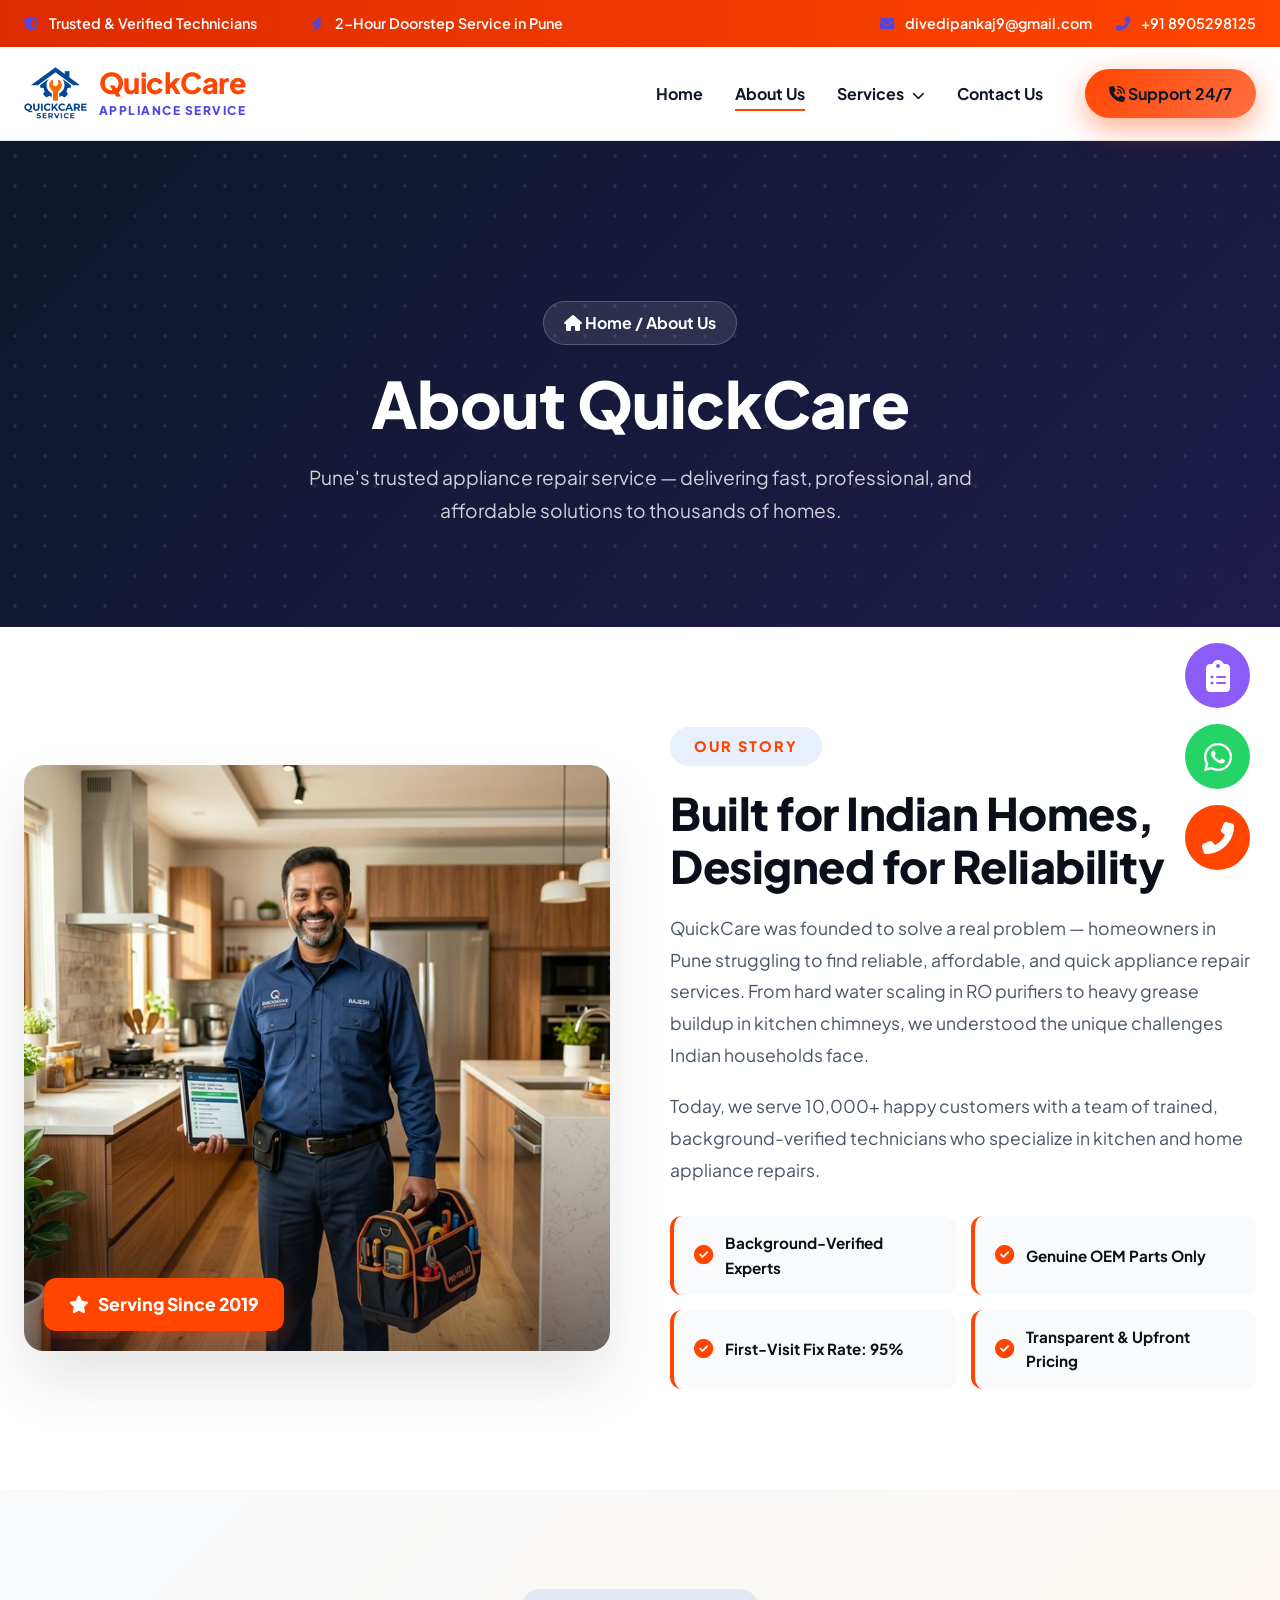
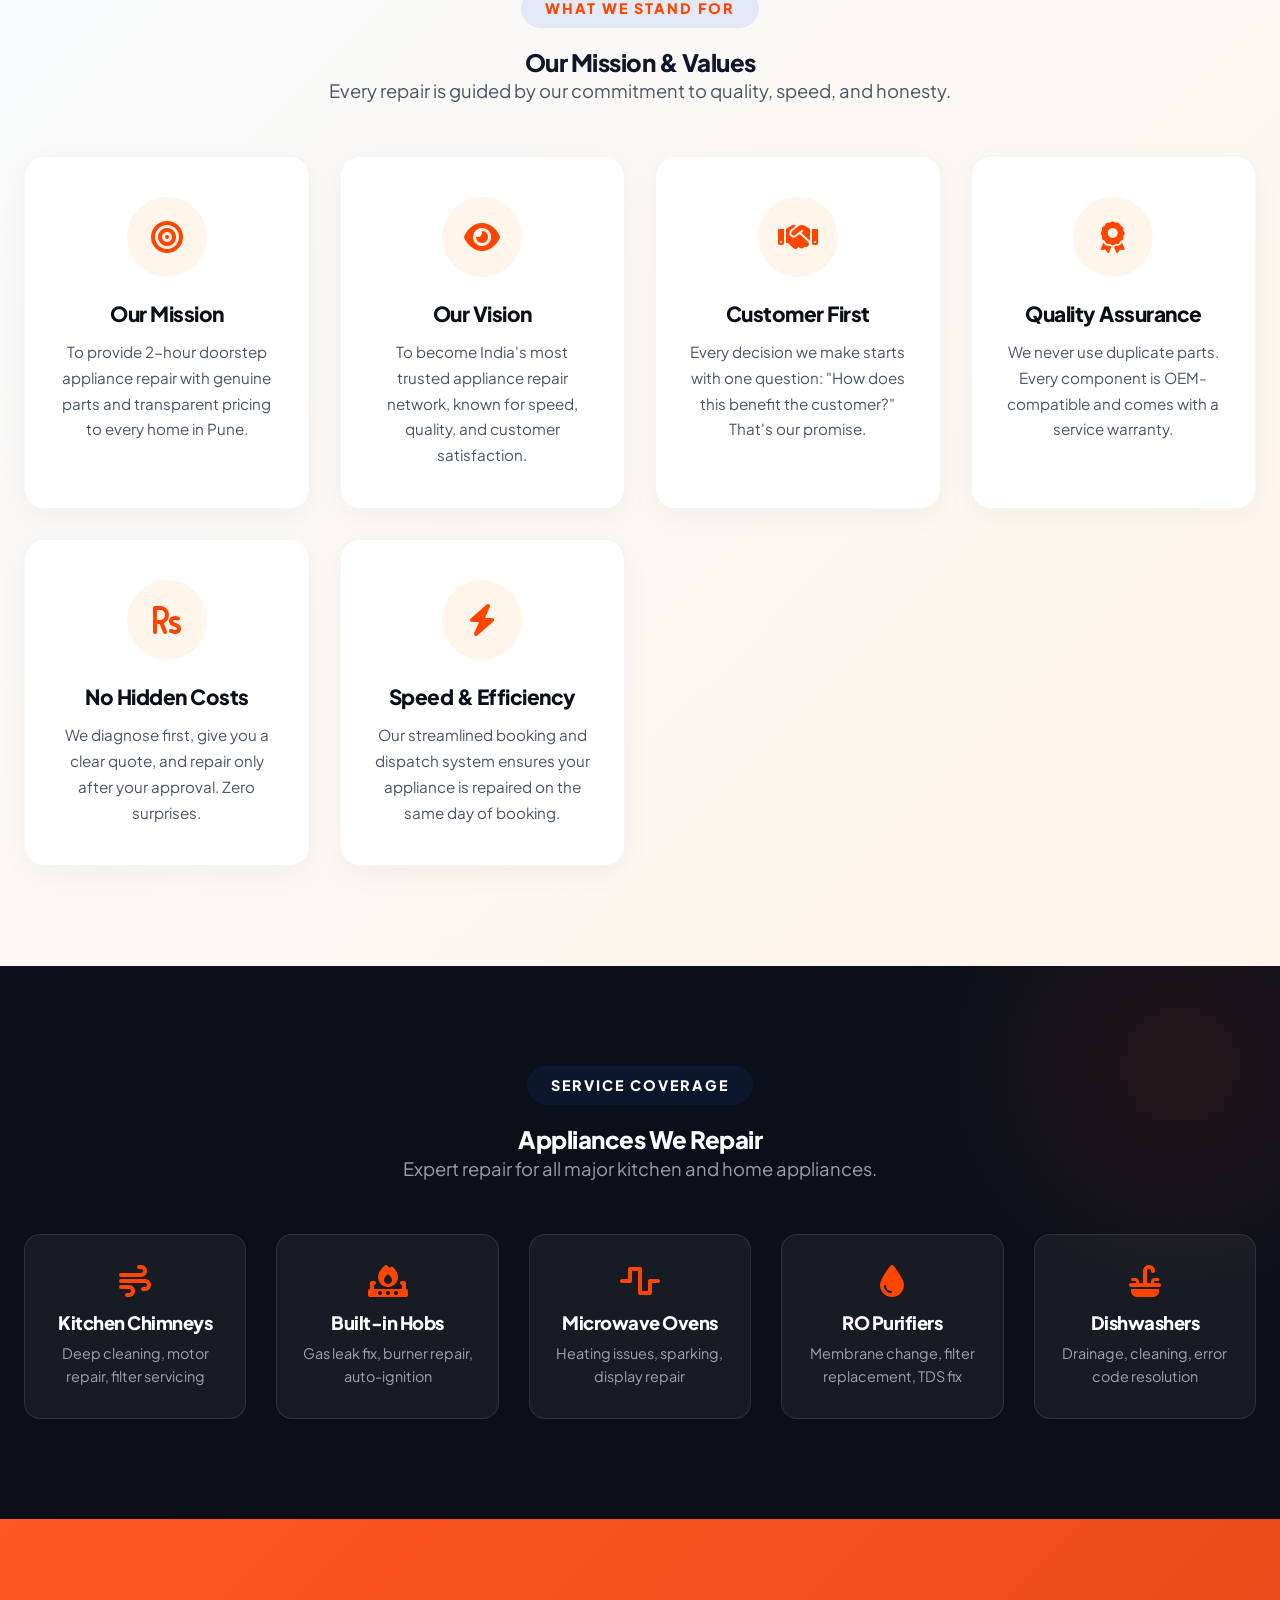
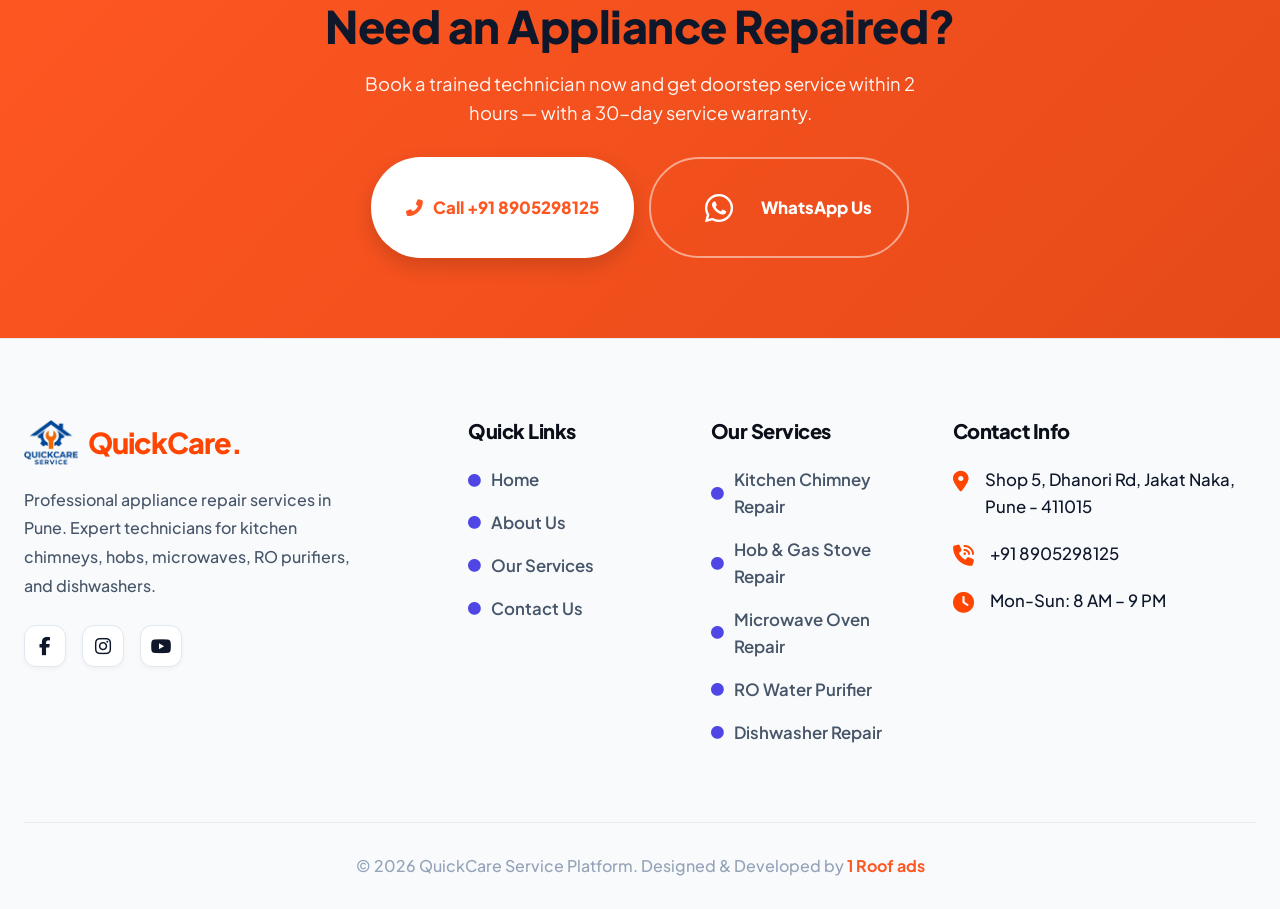
<file: about.html>
<!DOCTYPE html>
<html lang="en">
<head>
    <meta charset="UTF-8">
    <meta name="viewport" content="width=device-width, initial-scale=1.0">
    <title>About Us | QuickCare Appliance Repair Service in Pune</title>
    <meta name="description" content="Learn about QuickCare — Pune's trusted appliance repair service. Our trained technicians provide fast, reliable repairs for kitchen chimneys, hobs, microwaves, RO purifiers, and dishwashers with a 30-day warranty.">
    
    <link href="https://cdnjs.cloudflare.com/ajax/libs/font-awesome/6.4.0/css/all.min.css" rel="stylesheet">
    <link href="https://unpkg.com/aos@2.3.1/dist/aos.css" rel="stylesheet">
    <link rel="stylesheet" href="style.css">
    <style>
        /* About Page Premium Styles */
        .about-hero { padding: 160px 0 100px; background: linear-gradient(135deg, #0f172a 0%, #1e1b4b 100%); color: #FFF; text-align: center; position: relative; overflow: hidden; }
        .about-hero::before { content: ''; position: absolute; inset: 0; background-image: radial-gradient(rgba(255,255,255,0.08) 2px, transparent 2px); background-size: 30px 30px; }
        .about-hero h1 { font-size: clamp(2.5rem, 5vw, 4rem); font-weight: 900; margin-bottom: 20px; position: relative; z-index: 2; color: #FFF; }
        .about-hero p { font-size: 1.2rem; color: rgba(255,255,255,0.8); max-width: 700px; margin: 0 auto; position: relative; z-index: 2; line-height: 1.7; }

        /* Story Section */
        .story-section { padding: 100px 0; background: #FFF; }
        .story-grid { display: grid; grid-template-columns: 1fr 1fr; gap: 60px; align-items: center; }
        @media(max-width: 900px) { .story-grid { grid-template-columns: 1fr; gap: 40px; } }
        .story-img-wrap { position: relative; border-radius: 20px; overflow: hidden; box-shadow: 0 30px 60px rgba(0,0,0,0.1); }
        .story-img-wrap img { width: 100%; height: auto; display: block; }
        .story-img-wrap::after { content: ''; position: absolute; bottom: 0; left: 0; right: 0; height: 40%; background: linear-gradient(to top, rgba(15,23,42,0.4), transparent); }
        .story-badge { position: absolute; bottom: 20px; left: 20px; background: var(--primary); color: #FFF; padding: 12px 25px; border-radius: 12px; font-weight: 800; font-size: 1.1rem; z-index: 2; box-shadow: 0 8px 20px rgba(255,87,34,0.3); }
        .story-content h2 { font-size: clamp(2rem, 4vw, 2.8rem); font-weight: 900; color: var(--bg-dark); margin-bottom: 20px; line-height: 1.2; }
        .story-content p { font-size: 1.1rem; color: var(--text-body); line-height: 1.8; margin-bottom: 20px; }
        .story-highlights { display: grid; grid-template-columns: 1fr 1fr; gap: 15px; margin-top: 30px; }
        @media(max-width: 500px) { .story-highlights { grid-template-columns: 1fr; } }
        .highlight-item { display: flex; align-items: center; gap: 12px; padding: 15px 20px; background: #f8fafc; border-radius: 12px; border-left: 4px solid var(--primary); transition: 0.3s; }
        .highlight-item:hover { transform: translateX(5px); box-shadow: var(--shadow-sm); }
        .highlight-item i { color: var(--primary); font-size: 1.2rem; flex-shrink: 0; }
        .highlight-item span { font-weight: 700; color: var(--bg-dark); font-size: 0.95rem; }

        /* Values Section */
        .values-section { padding: 100px 0; background: linear-gradient(135deg, #f8fafc 0%, #fff5eb 100%); }
        .values-grid { display: grid; grid-template-columns: repeat(auto-fit, minmax(280px, 1fr)); gap: 30px; margin-top: 50px; }
        .value-card { background: #FFF; padding: 40px 30px; border-radius: 20px; text-align: center; box-shadow: 0 8px 30px rgba(0,0,0,0.04); border: 1px solid rgba(0,0,0,0.04); transition: 0.4s; position: relative; overflow: hidden; }
        .value-card::before { content: ''; position: absolute; top: 0; left: 0; width: 100%; height: 5px; background: linear-gradient(90deg, var(--primary), #ff9800); transform: scaleX(0); transition: 0.4s; transform-origin: left; }
        .value-card:hover { transform: translateY(-10px); box-shadow: 0 20px 40px rgba(0,0,0,0.08); }
        .value-card:hover::before { transform: scaleX(1); }
        .value-icon { width: 80px; height: 80px; background: #fff5eb; border-radius: 50%; display: flex; align-items: center; justify-content: center; margin: 0 auto 25px; font-size: 2rem; color: var(--primary); transition: 0.4s; }
        .value-card:hover .value-icon { background: var(--primary); color: #FFF; transform: scale(1.1) rotate(5deg); }
        .value-card h3 { font-size: 1.3rem; font-weight: 800; color: var(--bg-dark); margin-bottom: 12px; }
        .value-card p { color: var(--text-body); font-size: 0.95rem; line-height: 1.7; }

        /* Coverage Section */
        .coverage-section { padding: 100px 0; background: var(--bg-dark); color: #FFF; position: relative; overflow: hidden; }
        .coverage-section::before { content: ''; position: absolute; width: 500px; height: 500px; background: radial-gradient(circle, rgba(255,87,34,0.1) 0%, transparent 70%); top: -150px; right: -150px; border-radius: 50%; }
        .coverage-section h2, .coverage-section h4 { color: #FFF; }
        .coverage-grid { display: grid; grid-template-columns: repeat(auto-fit, minmax(200px, 1fr)); gap: 30px; margin-top: 50px; text-align: center; }
        .coverage-card { padding: 30px 20px; border-radius: 16px; background: rgba(255,255,255,0.05); border: 1px solid rgba(255,255,255,0.1); transition: 0.3s; }
        .coverage-card:hover { background: rgba(255,255,255,0.1); transform: translateY(-5px); }
        .coverage-card i { font-size: 2rem; color: var(--primary); margin-bottom: 15px; display: block; }
        .coverage-card h4 { font-size: 1.15rem; font-weight: 800; margin-bottom: 8px; }
        .coverage-card p { color: rgba(255,255,255,0.6); font-size: 0.9rem; }

        /* CTA Section */
        .cta-section { padding: 80px 0; background: linear-gradient(135deg, #ff5722, #e64a19); text-align: center; color: #FFF; }
        .cta-section h2 { font-size: clamp(1.8rem, 4vw, 2.8rem); font-weight: 900; margin-bottom: 16px; }
        .cta-section p { font-size: 1.15rem; margin-bottom: 30px; max-width: 600px; margin-left: auto; margin-right: auto; opacity: 0.95; }
        .cta-btns { display: flex; gap: 15px; justify-content: center; flex-wrap: wrap; }
        .cta-btns a { display: inline-flex; align-items: center; gap: 10px; padding: 16px 35px; border-radius: 50px; font-weight: 800; font-size: 1.05rem; text-decoration: none; transition: 0.3s; }
        .cta-btn-white { background: #FFF; color: #ff5722; box-shadow: 0 8px 20px rgba(0,0,0,0.15); }
        .cta-btn-white:hover { transform: translateY(-3px); box-shadow: 0 15px 30px rgba(0,0,0,0.2); }
        .cta-btn-outline { background: transparent; color: #FFF; border: 2px solid rgba(255,255,255,0.5); }
        .cta-btn-outline:hover { background: rgba(255,255,255,0.15); border-color: #FFF; transform: translateY(-3px); }
    </style>
    <meta name="keywords" content="kitchen appliance repair Pune, appliance repair service Pune, chimney repair Pune, gas stove repair Pune, microwave repair Pune, oven repair Pune, cooktop repair Pune, hob repair service Pune, dishwasher repair Pune, water purifier repair Pune, cooking range repair Pune, kitchen chimney service Pune, built-in hob repair Pune, gas stove service near me, microwave oven repair Pune, RO water purifier service Pune, dishwasher technician Pune, cooking range service Pune, cooktop burner repair Pune, electric oven repair Pune, kitchen appliance maintenance Pune, appliance repair near me Pune, chimney repair near me, microwave repair near me Pune, gas stove repair near me, best appliance repair service in Pune, home appliance repair Pune Maharashtra, same day appliance repair Pune, emergency appliance repair Pune, affordable kitchen appliance repair in Pune, expert chimney repair technician Pune, same day microwave repair service Pune, gas stove burner repair service Pune, best RO water purifier repair in Pune, built-in hob installation and repair Pune, dishwasher repair service at home Pune, kitchen appliance repair doorstep service Pune, book appliance repair online Pune, appliance repair at home Pune, certified appliance technician Pune, low cost appliance repair Pune, fast appliance repair service Pune">
    <meta name="robots" content="index, follow">
    <link rel="icon" type="image/png" href="assets/logo_new_1774159155609.png">
</head>
<body class="bg-light">

    <!-- Top Info Bar -->
    <div class="top-bar">
        <div class="container">
            <div class="top-bar-left">
                <span><i class="fas fa-shield-alt"></i> Trusted & Verified Technicians</span>
                <span style="margin-left: 30px;"><i class="fas fa-bolt"></i> 2-Hour Doorstep Service in Pune</span>
            </div>
            <div class="top-bar-right">
                <a href="mailto:divedipankaj9@gmail.com"><i class="fas fa-envelope"></i> divedipankaj9@gmail.com</a>
                <a href="tel:+918905298125" style="color: #FFF;"><i class="fas fa-phone-alt"></i> +91 8905298125</a>
            </div>
        </div>
    </div>

    <!-- Sticky Header -->
    <header class="main-header" id="mainHeader">
        <div class="container header-wrapper">
            <a href="index.html" class="logo">
                <img src="assets/logo_new_1774159155609.png" alt="QuickCare Service">
                <div class="logo-text">
                    <span class="logo-title">QuickCare</span>
                    <span class="logo-sub">Appliance Service</span>
                </div>
            </a>
            <nav class="nav-menu" id="navLinks">
                <a href="index.html">Home</a>
                <a href="about.html" class="active">About Us</a>
                <div class="dropdown">
                    <a href="services.html" class="dropbtn">Services <i class="fas fa-chevron-down" style="font-size: 0.8em; margin-left: 5px;"></i></a>
                    <div class="dropdown-content">
                        <a href="service-chimney.html">Kitchen Chimney</a>
                        <a href="service-hob.html">Built-in Hob</a>
                        <a href="service-microwave.html">Microwave Oven</a>
                        <a href="service-ro.html">RO Purifier</a>
                        <a href="service-dishwasher.html">Dishwashers</a>
                    </div>
                </div>
                <a href="contact.html">Contact Us</a>
                <a href="tel:+918905298125" class="btn btn-primary" style="margin-left: 10px; padding: 12px 24px;">
                    <i class="fas fa-phone-volume"></i> Support 24/7
                </a>
            </nav>
            <button class="mobile-btn" id="mobileToggle"><i class="fas fa-bars"></i></button>
        </div>
    </header>

    <!-- Hero Banner -->
    <div class="about-hero">
        <div class="container">
            <span style="display:inline-block; background:rgba(255,255,255,0.1); border:1px solid rgba(255,255,255,0.2); padding:8px 20px; border-radius:30px; font-weight:700; margin-bottom:20px; position:relative; z-index:2;" data-aos="fade-down"><i class="fas fa-home"></i> Home / About Us</span>
            <h1 data-aos="zoom-in">About QuickCare</h1>
            <p data-aos="fade-up">Pune's trusted appliance repair service — delivering fast, professional, and affordable solutions to thousands of homes.</p>
        </div>
    </div>

    <!-- Our Story -->
    <section class="story-section">
        <div class="container">
            <div class="story-grid">
                <div class="story-img-wrap" data-aos="fade-right">
                    <img src="assets/hero_indian_1774159176459.png" alt="QuickCare Technician Repairing Appliance in Pune">
                    <div class="story-badge"><i class="fas fa-star" style="margin-right:6px;"></i> Serving Since 2019</div>
                </div>
                <div class="story-content" data-aos="fade-left">
                    <span class="section-tag">Our Story</span>
                    <h2>Built for Indian Homes, Designed for Reliability</h2>
                    <p>QuickCare was founded to solve a real problem — homeowners in Pune struggling to find reliable, affordable, and quick appliance repair services. From hard water scaling in RO purifiers to heavy grease buildup in kitchen chimneys, we understood the unique challenges Indian households face.</p>
                    <p>Today, we serve 10,000+ happy customers with a team of trained, background-verified technicians who specialize in kitchen and home appliance repairs.</p>
                    
                    <div class="story-highlights">
                        <div class="highlight-item">
                            <i class="fas fa-check-circle"></i>
                            <span>Background-Verified Experts</span>
                        </div>
                        <div class="highlight-item">
                            <i class="fas fa-check-circle"></i>
                            <span>Genuine OEM Parts Only</span>
                        </div>
                        <div class="highlight-item">
                            <i class="fas fa-check-circle"></i>
                            <span>First-Visit Fix Rate: 95%</span>
                        </div>
                        <div class="highlight-item">
                            <i class="fas fa-check-circle"></i>
                            <span>Transparent & Upfront Pricing</span>
                        </div>
                    </div>
                </div>
            </div>
        </div>
    </section>

    <!-- Our Values -->
    <section class="values-section">
        <div class="container">
            <div class="section-head" data-aos="fade-up" style="text-align:center; margin-bottom:10px;">
                <span class="section-tag">What We Stand For</span>
                <h2>Our Mission & Values</h2>
                <p class="section-desc">Every repair is guided by our commitment to quality, speed, and honesty.</p>
            </div>
            <div class="values-grid">
                <div class="value-card" data-aos="fade-up" data-aos-delay="0">
                    <div class="value-icon"><i class="fas fa-bullseye"></i></div>
                    <h3>Our Mission</h3>
                    <p>To provide 2-hour doorstep appliance repair with genuine parts and transparent pricing to every home in Pune.</p>
                </div>
                <div class="value-card" data-aos="fade-up" data-aos-delay="100">
                    <div class="value-icon"><i class="fas fa-eye"></i></div>
                    <h3>Our Vision</h3>
                    <p>To become India's most trusted appliance repair network, known for speed, quality, and customer satisfaction.</p>
                </div>
                <div class="value-card" data-aos="fade-up" data-aos-delay="200">
                    <div class="value-icon"><i class="fas fa-handshake"></i></div>
                    <h3>Customer First</h3>
                    <p>Every decision we make starts with one question: "How does this benefit the customer?" That's our promise.</p>
                </div>
                <div class="value-card" data-aos="fade-up" data-aos-delay="300">
                    <div class="value-icon"><i class="fas fa-award"></i></div>
                    <h3>Quality Assurance</h3>
                    <p>We never use duplicate parts. Every component is OEM-compatible and comes with a service warranty.</p>
                </div>
                <div class="value-card" data-aos="fade-up" data-aos-delay="400">
                    <div class="value-icon"><i class="fas fa-rupee-sign"></i></div>
                    <h3>No Hidden Costs</h3>
                    <p>We diagnose first, give you a clear quote, and repair only after your approval. Zero surprises.</p>
                </div>
                <div class="value-card" data-aos="fade-up" data-aos-delay="500">
                    <div class="value-icon"><i class="fas fa-bolt"></i></div>
                    <h3>Speed & Efficiency</h3>
                    <p>Our streamlined booking and dispatch system ensures your appliance is repaired on the same day of booking.</p>
                </div>
            </div>
        </div>
    </section>

    <!-- Service Coverage -->
    <section class="coverage-section">
        <div class="container">
            <div class="section-head" data-aos="fade-up" style="text-align:center; margin-bottom:10px;">
                <span class="section-tag" style="border-color:rgba(255,255,255,0.3); color:#FFF;">Service Coverage</span>
                <h2 style="color:#FFF;">Appliances We Repair</h2>
                <p class="section-desc" style="color:rgba(255,255,255,0.6);">Expert repair for all major kitchen and home appliances.</p>
            </div>
            <div class="coverage-grid">
                <div class="coverage-card" data-aos="fade-up" data-aos-delay="0">
                    <i class="fas fa-wind"></i>
                    <h4>Kitchen Chimneys</h4>
                    <p>Deep cleaning, motor repair, filter servicing</p>
                </div>
                <div class="coverage-card" data-aos="fade-up" data-aos-delay="100">
                    <i class="fas fa-fire-burner"></i>
                    <h4>Built-in Hobs</h4>
                    <p>Gas leak fix, burner repair, auto-ignition</p>
                </div>
                <div class="coverage-card" data-aos="fade-up" data-aos-delay="200">
                    <i class="fas fa-wave-square"></i>
                    <h4>Microwave Ovens</h4>
                    <p>Heating issues, sparking, display repair</p>
                </div>
                <div class="coverage-card" data-aos="fade-up" data-aos-delay="300">
                    <i class="fas fa-tint"></i>
                    <h4>RO Purifiers</h4>
                    <p>Membrane change, filter replacement, TDS fix</p>
                </div>
                <div class="coverage-card" data-aos="fade-up" data-aos-delay="400">
                    <i class="fas fa-sink"></i>
                    <h4>Dishwashers</h4>
                    <p>Drainage, cleaning, error code resolution</p>
                </div>
            </div>
        </div>
    </section>

    <!-- CTA Banner -->
    <section class="cta-section">
        <div class="container" data-aos="zoom-in">
            <h2>Need an Appliance Repaired?</h2>
            <p>Book a trained technician now and get doorstep service within 2 hours — with a 30-day service warranty.</p>
            <div class="cta-btns">
                <a href="tel:+918905298125" class="cta-btn-white"><i class="fas fa-phone-alt"></i> Call +91 8905298125</a>
                <a href="https://wa.me/918905298125?text=Hi%2C%20I%20need%20appliance%20repair%20service%20in%20Pune.%20Please%20share%20details." target="_blank" class="cta-btn-outline"><i class="fab fa-whatsapp"></i> WhatsApp Us</a>
            </div>
        </div>
    </section>

    <!-- Floating Action Buttons -->
    <div class="fab-container">
        <a href="index.html" class="fab fab-query" style="background:#8B5CF6;" title="Book a Technician"><i class="fas fa-clipboard-list"></i></a>
        <a href="https://wa.me/918905298125" target="_blank" class="fab fab-wa"><i class="fab fa-whatsapp"></i></a>
        <a href="tel:+918905298125" class="fab fab-call"><i class="fas fa-phone-alt"></i></a>
    </div>

    <!-- Footer -->
    <footer class="footer">
        <div class="container">
            <div class="footer-grid">
                <div class="footer-col-1">
                    <div class="footer-logo">
                        <img src="assets/logo_new_1774159155609.png" alt="QuickCare Service">
                        <span>QuickCare.</span>
                    </div>
                    <p class="footer-desc">Professional appliance repair services in Pune. Expert technicians for kitchen chimneys, hobs, microwaves, RO purifiers, and dishwashers.</p>
                    <div class="f-socials">
                        <a href="#" class="fb"><i class="fab fa-facebook-f"></i></a>
                        <a href="#" class="ig"><i class="fab fa-instagram"></i></a>
                        <a href="#" class="yt"><i class="fab fa-youtube"></i></a>
                    </div>
                </div>
                <div>
                    <h4 class="footer-title">Quick Links</h4>
                    <ul class="footer-links">
                        <li><a href="index.html"><i class="fas fa-circle"></i> Home</a></li>
                        <li><a href="about.html"><i class="fas fa-circle"></i> About Us</a></li>
                        <li><a href="services.html"><i class="fas fa-circle"></i> Our Services</a></li>
                        <li><a href="contact.html"><i class="fas fa-circle"></i> Contact Us</a></li>
                    </ul>
                </div>
                <div>
                    <h4 class="footer-title">Our Services</h4>
                    <ul class="footer-links">
                        <li><a href="service-chimney.html"><i class="fas fa-circle"></i> Kitchen Chimney Repair</a></li>
                        <li><a href="service-hob.html"><i class="fas fa-circle"></i> Hob & Gas Stove Repair</a></li>
                        <li><a href="service-microwave.html"><i class="fas fa-circle"></i> Microwave Oven Repair</a></li>
                        <li><a href="service-ro.html"><i class="fas fa-circle"></i> RO Water Purifier</a></li>
                        <li><a href="service-dishwasher.html"><i class="fas fa-circle"></i> Dishwasher Repair</a></li>
                    </ul>
                </div>
                <div>
                    <h4 class="footer-title">Contact Info</h4>
                    <ul class="footer-contact">
                        <li><i class="fas fa-map-marker-alt"></i> <span>Shop 5, Dhanori Rd, Jakat Naka, Pune - 411015</span></li>
                        <li><i class="fas fa-phone-volume"></i> <span>+91 8905298125</span></li>
                        <li><i class="fas fa-clock"></i> <span>Mon-Sun: 8 AM – 9 PM</span></li>
                    </ul>
                </div>
            </div>
            <div class="footer-bottom">
                <p>&copy; 2026 QuickCare Service Platform. Designed &amp; Developed by <a href="https://1roofads.com" target="_blank" style="color: #ff5722; text-decoration: none; font-weight: 700;">1 Roof ads</a></p>
            </div>
        </div>
    </footer>

    <script src="https://unpkg.com/aos@2.3.1/dist/aos.js"></script>
    <script src="main.js"></script>
</body>
</html>
</file>
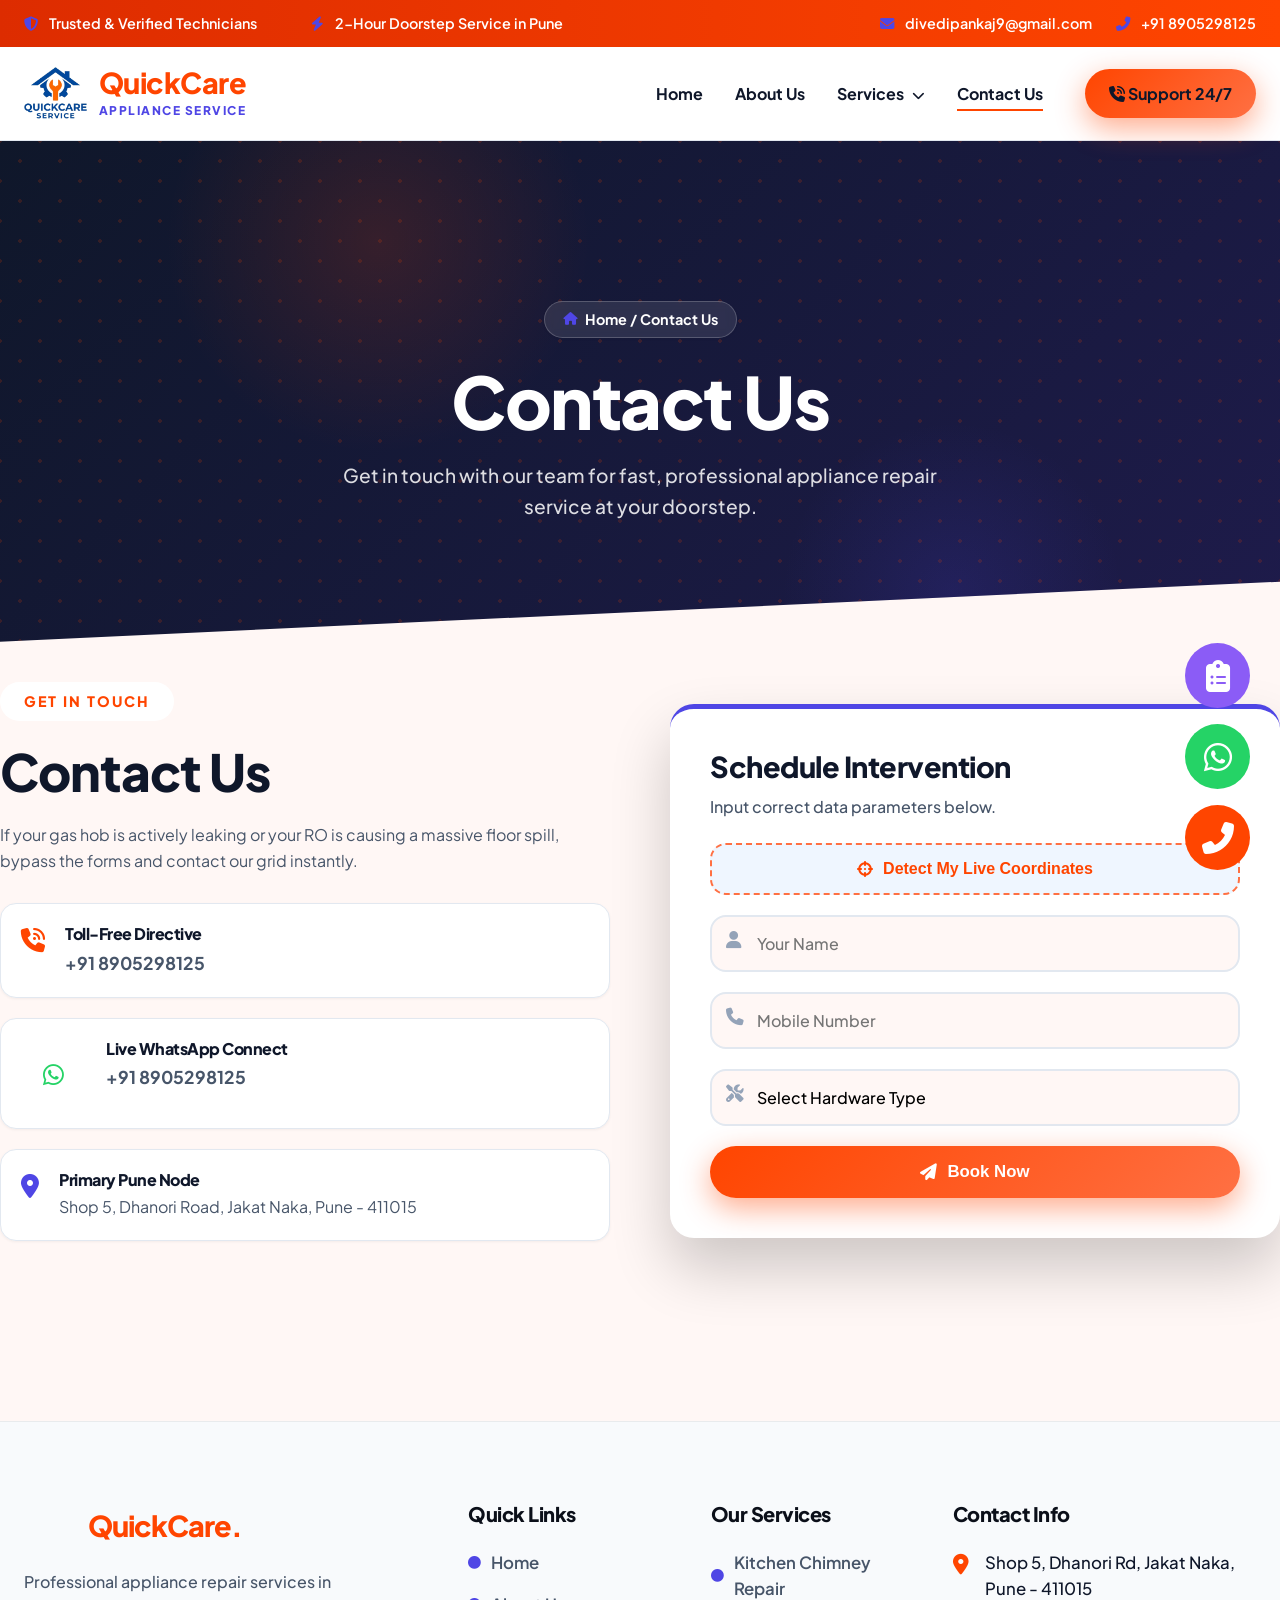
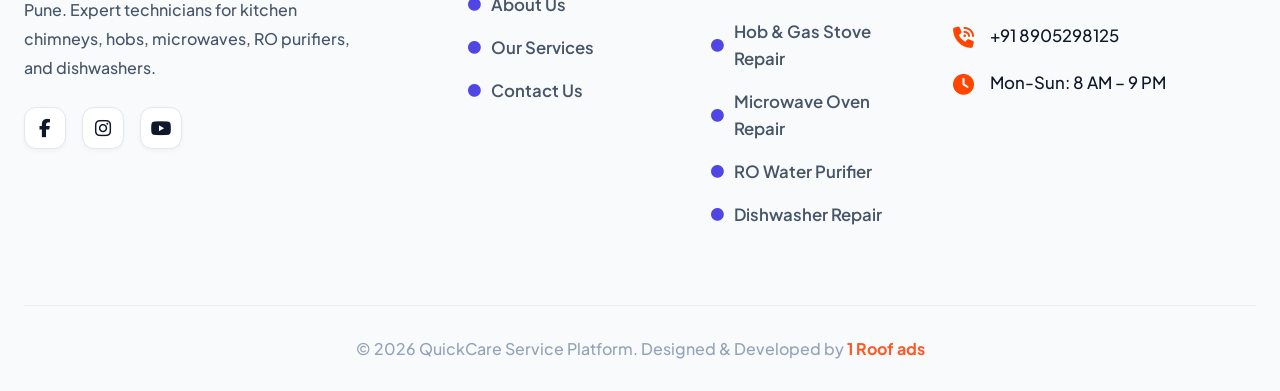
<file: contact.html>
<!DOCTYPE html>
<html lang="en">

<head>
    <meta charset="UTF-8">
    <meta name="viewport" content="width=device-width, initial-scale=1.0">
    <title>Pune's Premium Appliance Care | Contact Us</title>

    <meta name="keywords"
        content="kitchen appliance repair Pune, appliance repair service Pune, chimney repair Pune, gas stove repair Pune, microwave repair Pune, oven repair Pune, cooktop repair Pune, hob repair service Pune, dishwasher repair Pune, water purifier repair Pune, cooking range repair Pune, kitchen chimney service Pune, built-in hob repair Pune, gas stove service near me, microwave oven repair Pune, RO water purifier service Pune, dishwasher technician Pune, cooking range service Pune, cooktop burner repair Pune, electric oven repair">

    <link href="https://cdnjs.cloudflare.com/ajax/libs/font-awesome/6.4.0/css/all.min.css" rel="stylesheet">
    <link href="https://unpkg.com/aos@2.3.1/dist/aos.css" rel="stylesheet">
    <link rel="stylesheet" href="style.css">
    <link rel="icon" type="image/png" href="assets/logo_new_1774159155609.png">
</head>

<body class="bg-light">

    <!-- Top Info Bar -->
    <div class="top-bar">
        <div class="container">
            <div class="top-bar-left">
                <span><i class="fas fa-shield-alt"></i> Trusted & Verified Technicians</span>
                <span style="margin-left: 30px;"><i class="fas fa-bolt"></i> 2-Hour Doorstep Service in Pune</span>
            </div>
            <div class="top-bar-right">
                <a href="mailto:divedipankaj9@gmail.com"><i class="fas fa-envelope"></i> divedipankaj9@gmail.com</a>
                <a href="tel:+918905298125" style="color: #FFF;"><i class="fas fa-phone-alt"></i> +91 8905298125</a>
            </div>
        </div>
    </div>

    <!-- Sticky Main Header -->
    <header class="main-header" id="mainHeader">
        <div class="container header-wrapper">
            <a href="index.html" class="logo">
                <img src="assets/logo_new_1774159155609.png" alt="QuickCare Service">
                <div class="logo-text">
                    <span class="logo-title">QuickCare</span>
                    <span class="logo-sub">Appliance Service</span>
                </div>
            </a>

            <nav class="nav-menu" id="navLinks">
                <a href="index.html">Home</a>
                <a href="about.html">About Us</a>
                <div class="dropdown">
                    <a href="services.html" class="dropbtn">Services <i class="fas fa-chevron-down"
                            style="font-size: 0.8em; margin-left: 5px;"></i></a>
                    <div class="dropdown-content">
                        <a href="service-chimney.html">Kitchen Chimney</a>
                        <a href="service-hob.html">Built-in Hob</a>
                        <a href="service-microwave.html">Microwave Oven</a>
                        <a href="service-ro.html">RO Purifier</a>
                        <a href="service-dishwasher.html">Dishwashers</a>
                    </div>
                </div>
                <a href="contact.html" class="active">Contact Us</a>
                <a href="tel:+918905298125" class="btn btn-primary" style="margin-left: 10px; padding: 12px 24px;">
                    <i class="fas fa-phone-volume"></i> Support 24/7
                </a>
            </nav>
            <button class="mobile-btn" id="mobileToggle"><i class="fas fa-bars"></i></button>
        </div>
    </header>

    <div class="page-banner">
        <div class="banner-blob-2"></div>
        <div class="container" style="position:relative; z-index:2;">
            <span class="banner-tag" data-aos="fade-down"><i class="fas fa-home"></i> Home / Contact Us</span>
            <h1 data-aos="zoom-in" style="color: #FFF;">Contact Us</h1>
            <p data-aos="fade-up">Get in touch with our team for fast, professional appliance repair service at your doorstep.</p>
        </div>
    </div>

    <section class="section-padding container" style="margin-top: -80px; margin-bottom: 60px;">
        <div class="intersect-section" style="grid-template-columns: 1fr 1fr; gap:60px;">
            <div data-aos="fade-right">
                <span class="section-tag" style="background: #FFF;">Get In Touch</span>
                <h2 class="section-title">Contact Us</h2>
                <p style="margin-bottom: 30px;">If your gas hob is actively leaking or your RO is causing a massive
                    floor spill, bypass the forms and contact our grid instantly.</p>
                <ul class="intersect-list">
                    <li><i class="fas fa-phone-volume" style="font-size: 1.5rem; color:var(--primary);"></i>
                        <div>
                            <h4 style="margin-bottom: 5px;">Toll-Free Directive</h4>
                            <p style="font-size:1.1rem; font-weight:700;">+91 8905298125</p>
                        </div>
                    </li>
                    <li><i class="fab fa-whatsapp" style="font-size: 1.5rem; color:#25D366;"></i>
                        <div>
                            <h4 style="margin-bottom: 5px;">Live WhatsApp Connect</h4>
                            <p style="font-size:1.1rem; font-weight:700;">+91 8905298125</p>
                        </div>
                    </li>
                    <li><i class="fas fa-map-marker-alt" style="font-size: 1.5rem;"></i>
                        <div>
                            <h4 style="margin-bottom: 5px;">Primary Pune Node</h4>
                            <p style="font-size:1rem;">Shop 5, Dhanori Road, Jakat Naka, Pune - 411015</p>
                        </div>
                    </li>
                </ul>
            </div>

            <div class="hero-form-card" data-aos="fade-left" style="margin-top:0;">
                <h3 style="text-align:left;">Schedule Intervention</h3>
                <p style="text-align:left;">Input correct data parameters below.</p>
                <button type="button" class="location-btn" onclick="detectLocation(this)" style="margin-top: 10px;">
                    <i class="fas fa-crosshairs"></i> <span class="loc-text">Detect My Live Coordinates</span>
                </button>
                <form id="contactForm">
                    <div class="form-group"><i class="fas fa-user form-icon"></i><input type="text" class="form-control"
                            placeholder="Your Name" required></div>
                    <div class="form-group"><i class="fas fa-phone form-icon"></i><input type="tel" class="form-control"
                            placeholder="Mobile Number" required></div>
                    <div class="form-group">
                        <i class="fas fa-tools form-icon"></i>
                        <select class="form-control" required style="padding-left: 45px; appearance:none;">
                            <option value="">Select Hardware Type</option>
                            <option value="chimney">Kitchen Chimney</option>
                            <option value="stove">Built-in Hob / Stove</option>
                            <option value="microwave">Microwave Oven</option>
                            <option value="ro">RO Purifier</option>
                            <option value="other">Unlisted System</option>
                        </select>
                    </div>
                    <input type="hidden" id="latitudeField">
                    <input type="hidden" id="longitudeField">
                    <button type="submit" class="btn btn-primary" style="width:100%;"><i class="fas fa-paper-plane"></i>
                        Book Now</button>
                </form>
            </div>
        </div>
    </section>

    <!-- Floating Action Buttons -->
    <div class="fab-container">
        <a href="index.html" class="fab fab-query" style="background:#8B5CF6;" title="Quick Query"><i
                class="fas fa-clipboard-list"></i></a>
        <a href="https://wa.me/918905298125" target="_blank" class="fab fab-wa"><i class="fab fa-whatsapp"></i></a>
        <a href="tel:+918905298125" class="fab fab-call"><i class="fas fa-phone-alt"></i></a>
    </div>

    <!-- Footer -->
    <footer class="footer">
        <div class="container">
            <div class="footer-grid">
                <div class="footer-col-1">
                    <div class="footer-logo">
                        <img src="assets/logo_new_1774159155609.png" alt="QuickCare Service">
                        <span>QuickCare.</span>
                    </div>
                    <p class="footer-desc">Professional appliance repair services in Pune. Expert technicians for kitchen chimneys, hobs, microwaves, RO purifiers, and dishwashers.</p>
                    <div class="f-socials">
                        <a href="#" class="fb"><i class="fab fa-facebook-f"></i></a>
                        <a href="#" class="ig"><i class="fab fa-instagram"></i></a>
                        <a href="#" class="yt"><i class="fab fa-youtube"></i></a>
                    </div>
                </div>
                
                <div>
                    <h4 class="footer-title">Quick Links</h4>
                    <ul class="footer-links">
                        <li><a href="index.html"><i class="fas fa-circle"></i> Home</a></li>
                        <li><a href="about.html"><i class="fas fa-circle"></i> About Us</a></li>
                        <li><a href="services.html"><i class="fas fa-circle"></i> Our Services</a></li>
                        <li><a href="contact.html"><i class="fas fa-circle"></i> Contact Us</a></li>
                    </ul>
                </div>

                <div>
                    <h4 class="footer-title">Our Services</h4>
                    <ul class="footer-links">
                        <li><a href="service-chimney.html"><i class="fas fa-circle"></i> Kitchen Chimney Repair</a></li>
                        <li><a href="service-hob.html"><i class="fas fa-circle"></i> Hob & Gas Stove Repair</a></li>
                        <li><a href="service-microwave.html"><i class="fas fa-circle"></i> Microwave Oven Repair</a></li>
                        <li><a href="service-ro.html"><i class="fas fa-circle"></i> RO Water Purifier</a></li>
                        <li><a href="service-dishwasher.html"><i class="fas fa-circle"></i> Dishwasher Repair</a></li>
                    </ul>
                </div>

                <div>
                    <h4 class="footer-title">Contact Info</h4>
                    <ul class="footer-contact">
                        <li><i class="fas fa-map-marker-alt"></i> <span>Shop 5, Dhanori Rd, Jakat Naka, Pune - 411015</span></li>
                        <li><i class="fas fa-phone-volume"></i> <span>+91 8905298125</span></li>
                        <li><i class="fas fa-clock"></i> <span>Mon-Sun: 8 AM – 9 PM</span></li>
                    </ul>
                </div>
            </div>
            
            <div class="footer-bottom">
                <p>&copy; 2026 QuickCare Service Platform. Designed &amp; Developed by <a href="https://1roofads.com" target="_blank" style="color: #ff5722; text-decoration: none; font-weight: 700;">1 Roof ads</a></p>
            </div>
        </div>
    </footer>

    <!-- Scripts -->
    <script src="https://unpkg.com/aos@2.3.1/dist/aos.js"></script>
    <script src="main.js"></script>
    <script>
        AOS.init({ duration: 800, once: true, offset: 50 });
    </script>
</body>
</html>
</file>
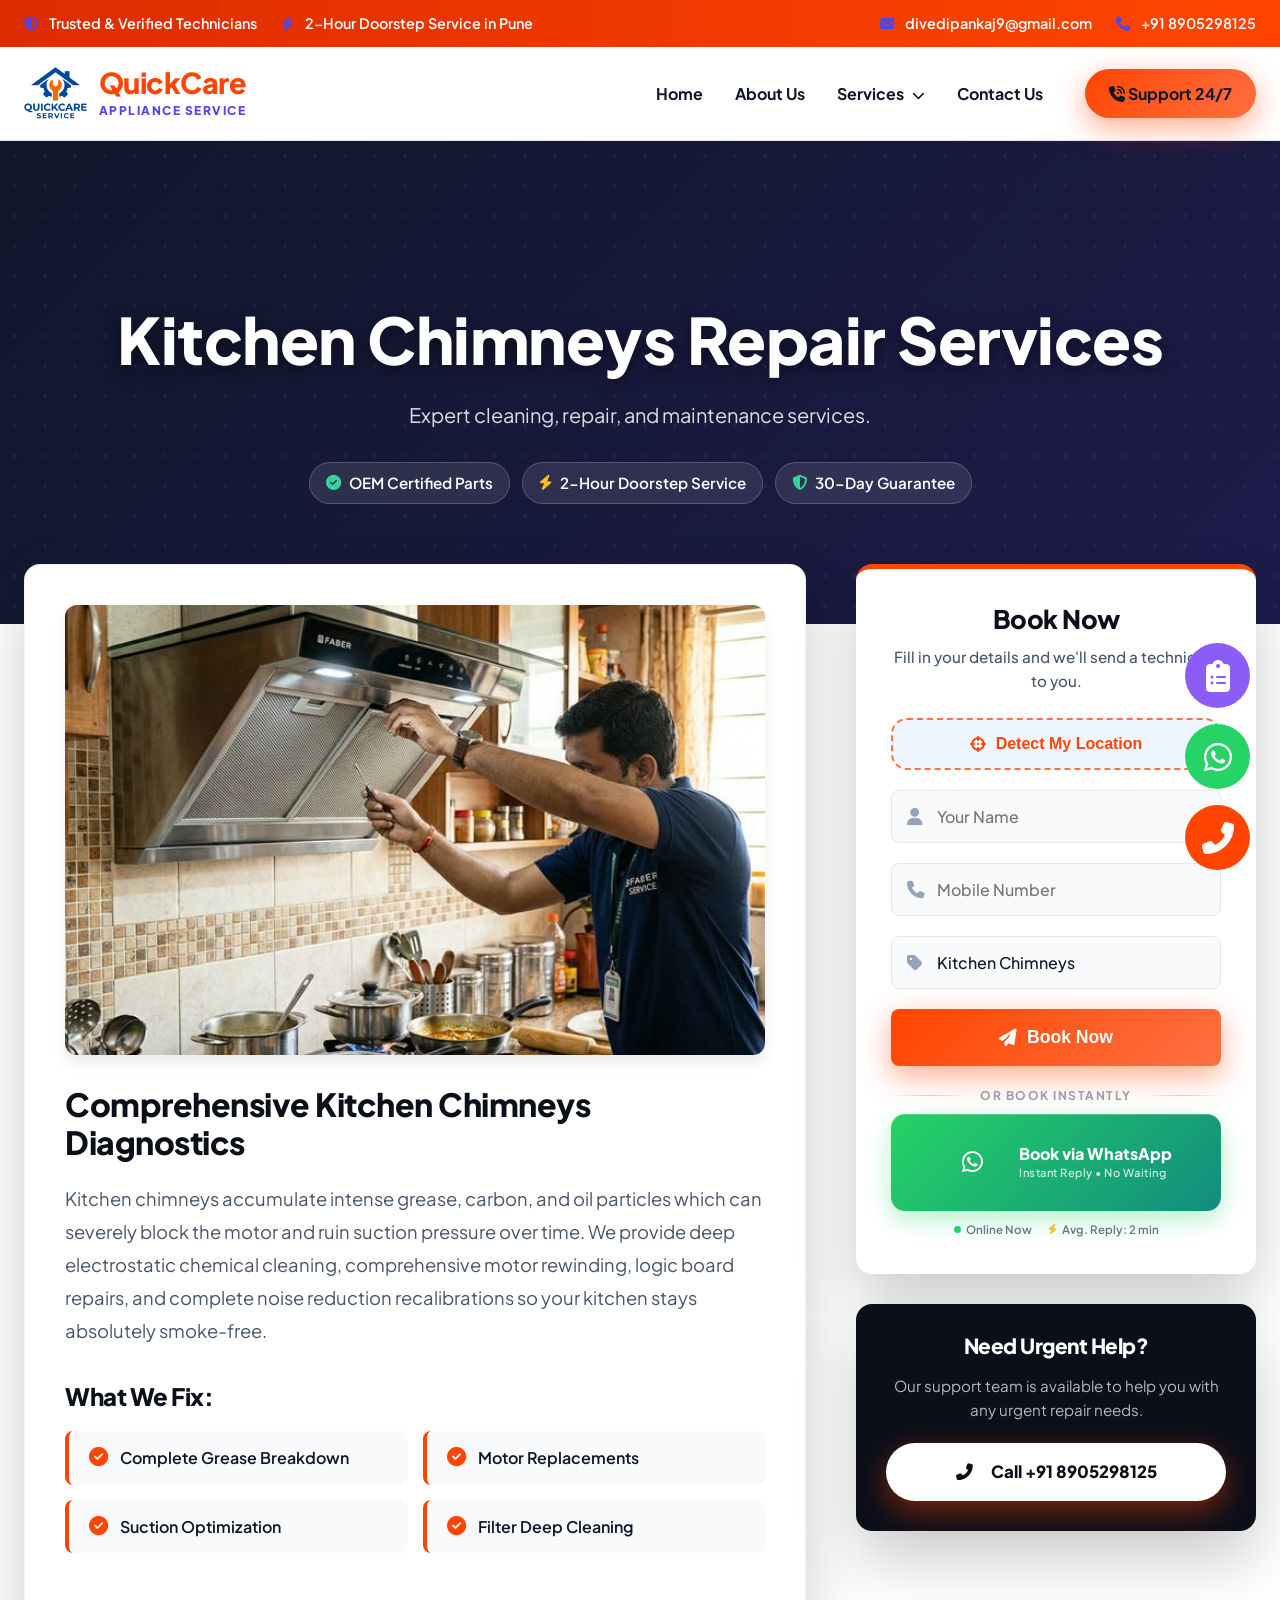
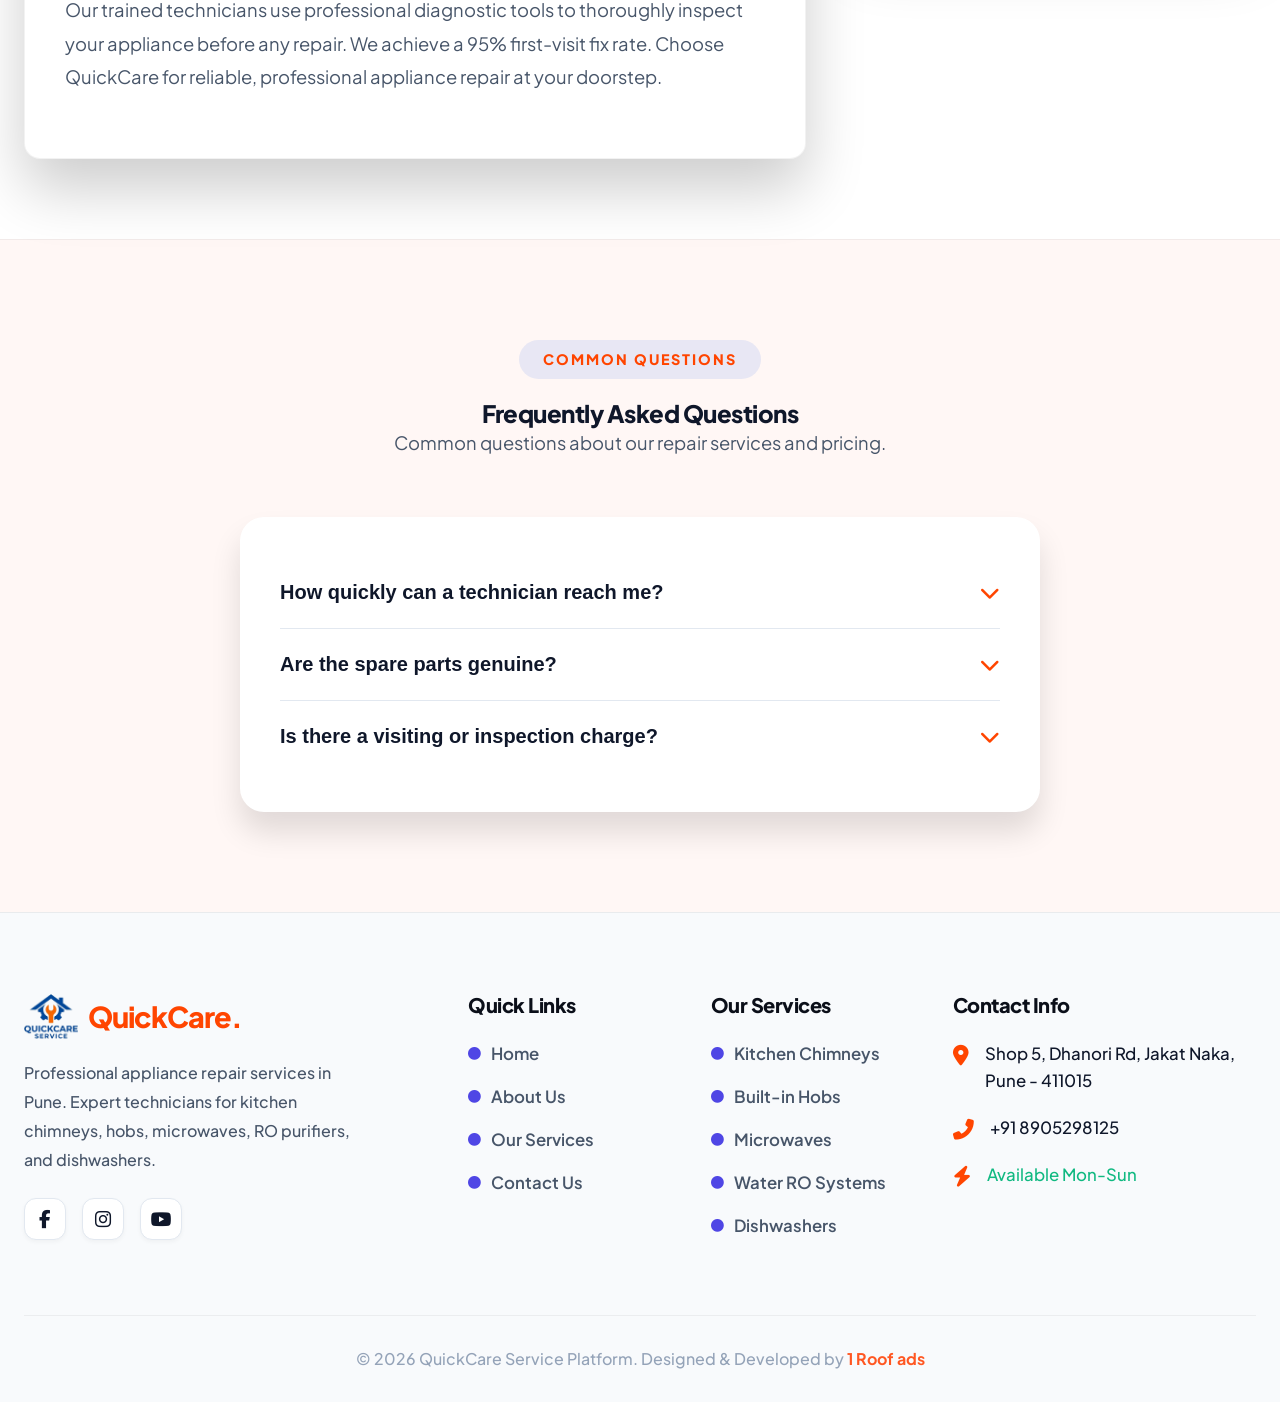
<file: service-chimney.html>
<!DOCTYPE html>
<html lang="en">
<head>
    <meta charset="UTF-8">
    <meta name="viewport" content="width=device-width, initial-scale=1.0">
    <title>Kitchen Chimneys Repair | QuickCare Service</title>
    <link href="https://cdnjs.cloudflare.com/ajax/libs/font-awesome/6.4.0/css/all.min.css" rel="stylesheet">
    <link href="https://unpkg.com/aos@2.3.1/dist/aos.css" rel="stylesheet">
    <link href="style.css" rel="stylesheet">
    <style>
        /* Pro Service Page CSS */
        .pro-hero { padding: 160px 0 100px; background: linear-gradient(135deg, #0f172a 0%, #1e1b4b 100%); color: #FFF; text-align: center; position:relative; overflow:hidden;}
        .pro-hero::before { content: ''; position: absolute; inset: 0; background-image: radial-gradient(rgba(255, 255, 255, 0.15) 2px, transparent 2px); background-size: 30px 30px; opacity: 0.3;}
        .pro-hero h1 { font-size: clamp(2.5rem, 5vw, 4.2rem); font-weight: 900; color: #FFFFFF !important; margin-bottom: 20px; position:relative; z-index:2; text-shadow: 0 4px 15px rgba(0,0,0,0.5);}
        .pro-hero p { font-size: 1.25rem; color: rgba(255,255,255,0.85); max-width: 800px; margin: 0 auto 30px; line-height: 1.7; position:relative; z-index:2;}
        
        .pro-layout { display: grid; grid-template-columns: 1fr 400px; gap: 50px; margin-top: -60px; position: relative; z-index: 10; padding-bottom: 80px;}
        @media(max-width: 992px) { .pro-layout { grid-template-columns: 1fr; margin-top: 40px;} }

        .pro-main-content { background: #FFF; border-radius: 16px; padding: 40px; box-shadow: var(--shadow-xl); border: 1px solid rgba(0,0,0,0.05);}
        .pro-main-content img { width: 100%; height: auto; border-radius: 12px; margin-bottom: 30px; object-fit: cover; max-height: 450px; box-shadow: var(--shadow-md);}
        .pro-main-content h2 { font-size: 2rem; color: var(--bg-dark); margin-bottom: 20px; font-weight: 800; letter-spacing:-0.5px;}
        .pro-main-content p { font-size: 1.15rem; line-height: 1.8; color: var(--text-body); margin-bottom: 25px;}
        
        .pro-bullets { display: grid; grid-template-columns: 1fr 1fr; gap: 15px; list-style: none; padding: 0; margin-bottom: 40px;}
        @media(max-width: 600px) { .pro-bullets { grid-template-columns: 1fr; } }
        .pro-bullets li { display: flex; align-items: center; gap: 12px; font-weight: 600; color: var(--text-dark); background: #F8FAFC; padding: 14px 20px; border-radius: 8px; border-left: 4px solid var(--primary); transition: var(--transition);}
        .pro-bullets li:hover { transform: translateX(5px); box-shadow: var(--shadow-sm); }
        .pro-bullets li i { color: var(--primary); font-size: 1.2rem;}

        .pro-sidebar-sticky { position: sticky; top: 100px; height: max-content;}
        
        .service-form-box { background: #FFF; border-radius: 16px; padding: 35px; box-shadow: var(--shadow-xl); border-top: 5px solid var(--primary); }
        .service-form-box h3 { font-size: 1.6rem; color: var(--bg-dark); margin-bottom: 10px; text-align: center; font-weight: 800;}
        .form-control { background: #F8FAFC; border: 1px solid #E2E8F0; padding: 15px 15px 15px 45px; border-radius: 8px; width: 100%; font-size: 1rem; color: var(--text-dark); transition: var(--transition); }
        .form-control:focus { border-color: var(--primary); box-shadow: 0 0 0 3px rgba(37,99,235,0.1); outline: none; background: #FFF; }
        .form-group { position: relative; margin-bottom: 20px; }
        .form-icon { position: absolute; left: 16px; top: 50%; transform: translateY(-50%); color: var(--text-light); }
        
        .feature-tags { display: flex; gap: 12px; justify-content: center; flex-wrap: wrap; margin-bottom: 20px;}
        .feature-tags span { background: rgba(255,255,255,0.1); border: 1px solid rgba(255,255,255,0.2); backdrop-filter: blur(5px); color: #FFF; padding: 8px 16px; border-radius: 30px; font-weight: 600; font-size: 0.95rem; display: flex; align-items: center; gap: 8px;}

        /* Premium WhatsApp CTA */
        .wa-cta-divider { display:flex; align-items:center; gap:12px; margin:20px 0 6px; }
        .wa-cta-divider::before, .wa-cta-divider::after { content:''; flex:1; height:1px; background:linear-gradient(90deg, transparent, #cbd5e1, transparent); }
        .wa-cta-divider span { font-size:0.75rem; color:#94a3b8; font-weight:700; text-transform:uppercase; letter-spacing:1.5px; white-space:nowrap; }
        .wa-premium-btn { display:flex; align-items:center; justify-content:center; gap:14px; width:100%; padding:16px 24px; margin-top:8px; background:linear-gradient(135deg, #25D366 0%, #128C7E 100%); color:#FFF; border:none; border-radius:14px; font-weight:800; font-size:1rem; text-decoration:none; position:relative; overflow:hidden; box-shadow: 0 8px 25px rgba(37,211,102,0.35), inset 0 1px 0 rgba(255,255,255,0.2); transition: all 0.4s cubic-bezier(0.175, 0.885, 0.32, 1.275); }
        .wa-premium-btn::before { content:''; position:absolute; top:0; left:-100%; width:50%; height:100%; background:linear-gradient(90deg, transparent, rgba(255,255,255,0.25), transparent); transform:skewX(-25deg); animation:waShine 3s infinite; }
        .wa-premium-btn:hover { transform:translateY(-3px) scale(1.02); box-shadow: 0 12px 35px rgba(37,211,102,0.5), inset 0 1px 0 rgba(255,255,255,0.3); }
        .wa-premium-btn .wa-icon { font-size:1.5rem; animation:waBounce 2s infinite; }
        .wa-premium-btn .wa-text { display:flex; flex-direction:column; align-items:flex-start; line-height:1.3; }
        .wa-premium-btn .wa-text-main { font-size:1rem; font-weight:800; }
        .wa-premium-btn .wa-text-sub { font-size:0.7rem; font-weight:500; opacity:0.85; letter-spacing:0.5px; }
        .wa-trust-row { display:flex; justify-content:center; gap:16px; margin-top:10px; }
        .wa-trust-item { display:flex; align-items:center; gap:5px; font-size:0.72rem; color:#64748b; font-weight:600; }
        .wa-trust-item .online-dot { width:7px; height:7px; background:#25D366; border-radius:50%; animation:onlinePulse 2s infinite; }
        @keyframes waShine { 0%{left:-100%} 40%{left:130%} 100%{left:130%} }
        @keyframes waBounce { 0%,100%{transform:scale(1)} 50%{transform:scale(1.15)} }
        @keyframes onlinePulse { 0%,100%{opacity:1;transform:scale(1)} 50%{opacity:0.5;transform:scale(1.3)} }
    </style>
    <meta name="keywords" content="kitchen appliance repair Pune, appliance repair service Pune, chimney repair Pune, gas stove repair Pune, microwave repair Pune, oven repair Pune, cooktop repair Pune, hob repair service Pune, dishwasher repair Pune, water purifier repair Pune, cooking range repair Pune, kitchen chimney service Pune, built-in hob repair Pune, gas stove service near me, microwave oven repair Pune, RO water purifier service Pune, dishwasher technician Pune, cooking range service Pune, cooktop burner repair Pune, electric oven repair Pune, kitchen appliance maintenance Pune, appliance repair near me Pune, chimney repair near me, microwave repair near me Pune, gas stove repair near me, best appliance repair service in Pune, home appliance repair Pune Maharashtra, same day appliance repair Pune, emergency appliance repair Pune, affordable kitchen appliance repair in Pune, expert chimney repair technician Pune, same day microwave repair service Pune, gas stove burner repair service Pune, best RO water purifier repair in Pune, built-in hob installation and repair Pune, dishwasher repair service at home Pune, kitchen appliance repair doorstep service Pune, book appliance repair online Pune, appliance repair at home Pune, certified appliance technician Pune, low cost appliance repair Pune, fast appliance repair service Pune">
    <meta name="robots" content="index, follow">
    <link rel="icon" type="image/png" href="assets/logo_new_1774159155609.png">
</head>
<body>
    <div class="top-bar">
        <div class="container">
            <div class="top-bar-left">
                <span><i class="fas fa-shield-alt"></i> Trusted & Verified Technicians</span>
                <span><i class="fas fa-bolt"></i> 2-Hour Doorstep Service in Pune</span>
            </div>
            <div class="top-bar-right">
                <a href="mailto:divedipankaj9@gmail.com" style="color:#FFF;"><i class="fas fa-envelope"></i> divedipankaj9@gmail.com</a>
                <a href="tel:+918905298125" style="color:#FFF;"><i class="fas fa-phone"></i> +91 8905298125</a>
            </div>
        </div>
    </div>

    <header class="main-header" id="mainHeader">
        <div class="container header-wrapper">
            <a href="index.html" class="logo">
                <img src="assets/logo_new_1774159155609.png" alt="QuickCare Logo">
                <div class="logo-text">
                    <span class="logo-title">QuickCare</span>
                    <span class="logo-sub">Appliance Service</span>
                </div>
            </a>
            <button class="mobile-btn" id="mobileToggle"><i class="fas fa-bars"></i></button>
            <nav class="nav-menu" id="navLinks">
                <a href="index.html">Home</a>
                <a href="about.html">About Us</a>
                <div class="dropdown">
                    <a href="services.html" class="dropbtn active">Services <i class="fas fa-chevron-down" style="font-size: 0.8em; margin-left: 5px;"></i></a>
                    <div class="dropdown-content">
                        <a href="service-chimney.html">Kitchen Chimney</a>
                        <a href="service-hob.html">Built-in Hob</a>
                        <a href="service-microwave.html">Microwave Oven</a>
                        <a href="service-ro.html">RO Purifier</a>
                        <a href="service-dishwasher.html">Dishwashers</a>
                    </div>
                </div>
                <a href="contact.html">Contact Us</a>
                <a href="tel:+918905298125" class="btn btn-primary" style="margin-left: 10px; padding: 12px 24px;">
                    <i class="fas fa-phone-volume"></i> Support 24/7
                </a>
            </nav>
        </div>
    </header>

    <div class="pro-hero">
        <div class="container">
            <h1 data-aos="zoom-in">Kitchen Chimneys Repair Services</h1>
            <p data-aos="fade-up" data-aos-delay="100">Expert cleaning, repair, and maintenance services.</p>
            <div class="feature-tags" data-aos="fade-up" data-aos-delay="200">
                <span><i class="fas fa-check-circle" style="color:#34D399;"></i> OEM Certified Parts</span>
                <span><i class="fas fa-bolt" style="color:#FBBF24;"></i> 2-Hour Doorstep Service</span>
                <span><i class="fas fa-shield-alt" style="color:#34D399;"></i> 30-Day Guarantee</span>
            </div>
        </div>
    </div>

    <div class="container pro-layout">
        <!-- Main Content Left Side -->
        <div class="pro-main-content" data-aos="fade-up">
            <img src="assets/chimney_indian_1774159192970.png" alt="Kitchen Chimneys Repair">
            <h2>Comprehensive Kitchen Chimneys Diagnostics</h2>
            <p>Kitchen chimneys accumulate intense grease, carbon, and oil particles which can severely block the motor and ruin suction pressure over time. We provide deep electrostatic chemical cleaning, comprehensive motor rewinding, logic board repairs, and complete noise reduction recalibrations so your kitchen stays absolutely smoke-free.</p>
            
            <h3 style="margin-top: 35px; margin-bottom: 20px; font-size: 1.5rem; color: var(--bg-dark);">What We Fix:</h3>
            <ul class="pro-bullets">
                <li><i class='fas fa-check-circle'></i> Complete Grease Breakdown</li>
                <li><i class='fas fa-check-circle'></i> Motor Replacements</li>
                <li><i class='fas fa-check-circle'></i> Suction Optimization</li>
                <li><i class='fas fa-check-circle'></i> Filter Deep Cleaning</li>
                
            </ul>
            
            <p>Our trained technicians use professional diagnostic tools to thoroughly inspect your appliance before any repair. We achieve a 95% first-visit fix rate. Choose QuickCare for reliable, professional appliance repair at your doorstep.</p>
        </div>

        <!-- Sticky Sidebar Right Side -->
        <div class="pro-sidebar-sticky" data-aos="fade-left">
            <div class="service-form-box">
                <h3>Book Now</h3>
                <p style="text-align:center; color: var(--text-body); margin-bottom: 25px; font-weight:500; font-size:0.95rem;">Fill in your details and we'll send a technician to you.</p>
                <form>
                    <input type="hidden" id="f_area" name="f_area" value="Pending GPS">
                    <input type="hidden" id="latitudeField" name="latitude" value="">
                    <input type="hidden" id="longitudeField" name="longitude" value="">
                    
                    <button type="button" class="location-btn" onclick="detectLocation(this)" style="margin-bottom: 20px;">
                        <i class="fas fa-crosshairs"></i> <span class="loc-text">Detect My Location</span>
                    </button>
                    
                    <div class="form-group">
                        <i class="fas fa-user form-icon"></i>
                        <input type="text" class="form-control" placeholder="Your Name" required>
                    </div>
                    <div class="form-group">
                        <i class="fas fa-phone form-icon"></i>
                        <input type="text" class="form-control" placeholder="Mobile Number" required>
                    </div>
                    <div class="form-group">
                        <i class="fas fa-tag form-icon"></i>
                        <input type="text" class="form-control" placeholder="Service Type" value="Kitchen Chimneys" readonly>
                    </div>
                    <button type="submit" class="btn btn-primary" style="width: 100%; padding: 18px; font-size: 1.1rem; border-radius: 8px;">
                        <i class="fas fa-paper-plane"></i> Book Now
                    </button>
                <!-- Premium WhatsApp CTA -->
                <div class="wa-cta-divider"><span>or book instantly</span></div>
                <a href="https://wa.me/918905298125?text=Hi%2C%20I%20need%20Kitchen%20Chimney%20repair%20service%20in%20Pune.%20Please%20share%20details%20and%20availability." target="_blank" class="wa-premium-btn">
                    <i class="fab fa-whatsapp wa-icon"></i>
                    <div class="wa-text">
                        <span class="wa-text-main">Book via WhatsApp</span>
                        <span class="wa-text-sub">Instant Reply • No Waiting</span>
                    </div>
                </a>
                <div class="wa-trust-row">
                    <span class="wa-trust-item"><span class="online-dot"></span> Online Now</span>
                    <span class="wa-trust-item"><i class="fas fa-bolt" style="color:#FBBF24;font-size:0.65rem;"></i> Avg. Reply: 2 min</span>
                </div>
                </form>
            </div>
            
            <div style="background:var(--bg-dark); color:#FFF; padding:30px; border-radius:16px; margin-top:30px; text-align:center; box-shadow: var(--shadow-xl);">
                <h4 style="margin-bottom:15px; color:#FFF; font-size: 1.3rem;">Need Urgent Help?</h4>
                <p style="color:rgba(255,255,255,0.7); margin-bottom:20px; font-size:0.95rem;">Our support team is available to help you with any urgent repair needs.</p>
                <a href="tel:+918905298125" class="btn btn-primary" style="width:100%; background:#FFF; color:var(--bg-dark); font-weight: 800;"><i class="fas fa-phone-alt" style="margin-right:8px;"></i> Call +91 8905298125</a>
            </div>
        </div>
    </div>

    <!-- FAQ Section Core Content -->
    <section class="section-padding" style="background:var(--bg-light); border-top: 1px solid rgba(0,0,0,0.05);">
        <div class="container">
            <div class="section-head" data-aos="fade-up">
                <span class="section-tag">Common Questions</span>
                <h2>Frequently Asked Questions</h2>
                <p class="section-desc">Common questions about our repair services and pricing.</p>
            </div>
            
            <div class="faq-container" data-aos="fade-up" data-aos-delay="100">
                <div class="faq-item">
                    <button class="faq-question"><span>How quickly can a technician reach me?</span> <i class="fas fa-chevron-down faq-icon"></i></button>
                    <div class="faq-answer">
                        <div class="faq-answer-content">Once you submit your booking, our system assigns the nearest available technician. They will reach your doorstep within 2 hours anywhere in Pune city limits.</div>
                    </div>
                </div>
                <div class="faq-item">
                    <button class="faq-question"><span>Are the spare parts genuine?</span> <i class="fas fa-chevron-down faq-icon"></i></button>
                    <div class="faq-answer">
                        <div class="faq-answer-content">Yes, absolutely. We only use genuine, OEM-compatible spare parts for all repairs. Every replacement part comes with a warranty.</div>
                    </div>
                </div>
                <div class="faq-item">
                    <button class="faq-question"><span>Is there a visiting or inspection charge?</span> <i class="fas fa-chevron-down faq-icon"></i></button>
                    <div class="faq-answer">
                        <div class="faq-answer-content">Yes, a nominal inspection fee is charged for the technician's visit. This fee is adjusted against the repair cost if you proceed with the service.</div>
                    </div>
                </div>
            </div>
        </div>
    </section>

    <!-- Floating Action Buttons -->
    <div class="fab-container">
        <a onclick="document.getElementById('queryModal').classList.add('active');" class="fab fab-query" style="background:#8B5CF6;" title="Quick Query"><i class="fas fa-clipboard-list"></i></a>
        <a href="https://wa.me/918905298125" target="_blank" class="fab fab-wa"><i class="fab fa-whatsapp"></i></a>
        <a href="tel:+918905298125" class="fab fab-call"><i class="fas fa-phone-alt"></i></a>
    </div>

    <!-- Modals -->
    <div class="modal-overlay" id="queryModal">
        <div class="modal-box">
            <button class="modal-close" onclick="this.closest('.modal-overlay').classList.remove('active');"><i class="fas fa-times"></i></button>
            <div class="modal-body" style="text-align: center; padding: 60px 40px;">
                <i class="fas fa-comments" style="font-size: 4rem; color: var(--primary); margin-bottom: 20px;"></i>
                <h2>Get in Touch</h2>
                <p style="color: var(--text-body); margin-bottom: 30px;">Contact our support team for quick assistance.</p>
                <a href="https://wa.me/918905298125" target="_blank" class="btn btn-primary" style="width:100%; padding:15px; margin-bottom:15px; background:#25D366; border:none;"><i class="fab fa-whatsapp"></i> WhatsApp Us</a>
                <a href="tel:+918905298125" class="btn" style="width:100%; padding:15px; border:2px solid var(--border); color:var(--text-dark);"><i class="fas fa-phone-alt"></i> Call +91 8905298125</a>
            </div>
        </div>
    </div>

    <!-- Premium Light/Soft Footer -->
    <footer class="footer">
        <div class="container">
            <div class="footer-grid">
                <div class="footer-col-1">
                    <div class="footer-logo">
                        <img src="assets/logo_new_1774159155609.png" alt="QuickCare Service">
                        <span>QuickCare.</span>
                    </div>
                    <p class="footer-desc">Professional appliance repair services in Pune. Expert technicians for kitchen chimneys, hobs, microwaves, RO purifiers, and dishwashers.</p>
                    <div class="f-socials">
                        <a href="#" class="fb"><i class="fab fa-facebook-f"></i></a>
                        <a href="#" class="ig"><i class="fab fa-instagram"></i></a>
                        <a href="#" class="yt"><i class="fab fa-youtube"></i></a>
                    </div>
                </div>
                
                <div>
                    <h4 class="footer-title">Quick Links</h4>
                    <ul class="footer-links">
                        <li><a href="index.html"><i class="fas fa-circle"></i> Home</a></li>
                        <li><a href="about.html"><i class="fas fa-circle"></i> About Us</a></li>
                        <li><a href="services.html"><i class="fas fa-circle"></i> Our Services</a></li>
                        <li><a href="contact.html"><i class="fas fa-circle"></i> Contact Us</a></li>
                    </ul>
                </div>

                <div>
                    <h4 class="footer-title">Our Services</h4>
                    <ul class="footer-links">
                        <li><a href="service-chimney.html"><i class="fas fa-circle"></i> Kitchen Chimneys</a></li>
                        <li><a href="service-hob.html"><i class="fas fa-circle"></i> Built-in Hobs</a></li>
                        <li><a href="service-microwave.html"><i class="fas fa-circle"></i> Microwaves</a></li>
                        <li><a href="service-ro.html"><i class="fas fa-circle"></i> Water RO Systems</a></li>
                        <li><a href="service-dishwasher.html"><i class="fas fa-circle"></i> Dishwashers</a></li>
                    </ul>
                </div>

                <div>
                    <h4 class="footer-title">Contact Info</h4>
                    <ul class="footer-contact">
                        <li><i class="fas fa-map-marker-alt"></i> <span>Shop 5, Dhanori Rd, Jakat Naka, Pune - 411015</span></li>
                        <li><i class="fas fa-phone-alt"></i> <span>+91 8905298125</span></li>
                        <li><i class="fas fa-bolt"></i> <span style="color:var(--success);">Available Mon-Sun</span></li>
                    </ul>
                </div>
            </div>
            <div class="footer-bottom">
                <p>&copy; 2026 QuickCare Service Platform. Designed &amp; Developed by <a href="https://1roofads.com" target="_blank" style="color: #ff5722; text-decoration: none; font-weight: 700;">1 Roof ads</a></p>
            </div>
        </div>
    </footer>

    <script src="https://unpkg.com/aos@2.3.1/dist/aos.js"></script>
    <script src="main.js"></script>
    <script>
        document.addEventListener('DOMContentLoaded', function() {
            AOS.init({ duration: 800, once: true, offset: 50 });
            // Accordion Logic
            const faqItems = document.querySelectorAll('.faq-item');
            faqItems.forEach(item => {
                const btn = item.querySelector('.faq-question');
                btn.addEventListener('click', () => {
                    item.classList.toggle('active');
                    const answer = item.querySelector('.faq-answer');
                    if(item.classList.contains('active')) {
                        answer.style.maxHeight = answer.scrollHeight + 'px';
                    } else {
                        answer.style.maxHeight = '0';
                    }
                });
            });
        });
    </script>
</body>
</html>
</file>
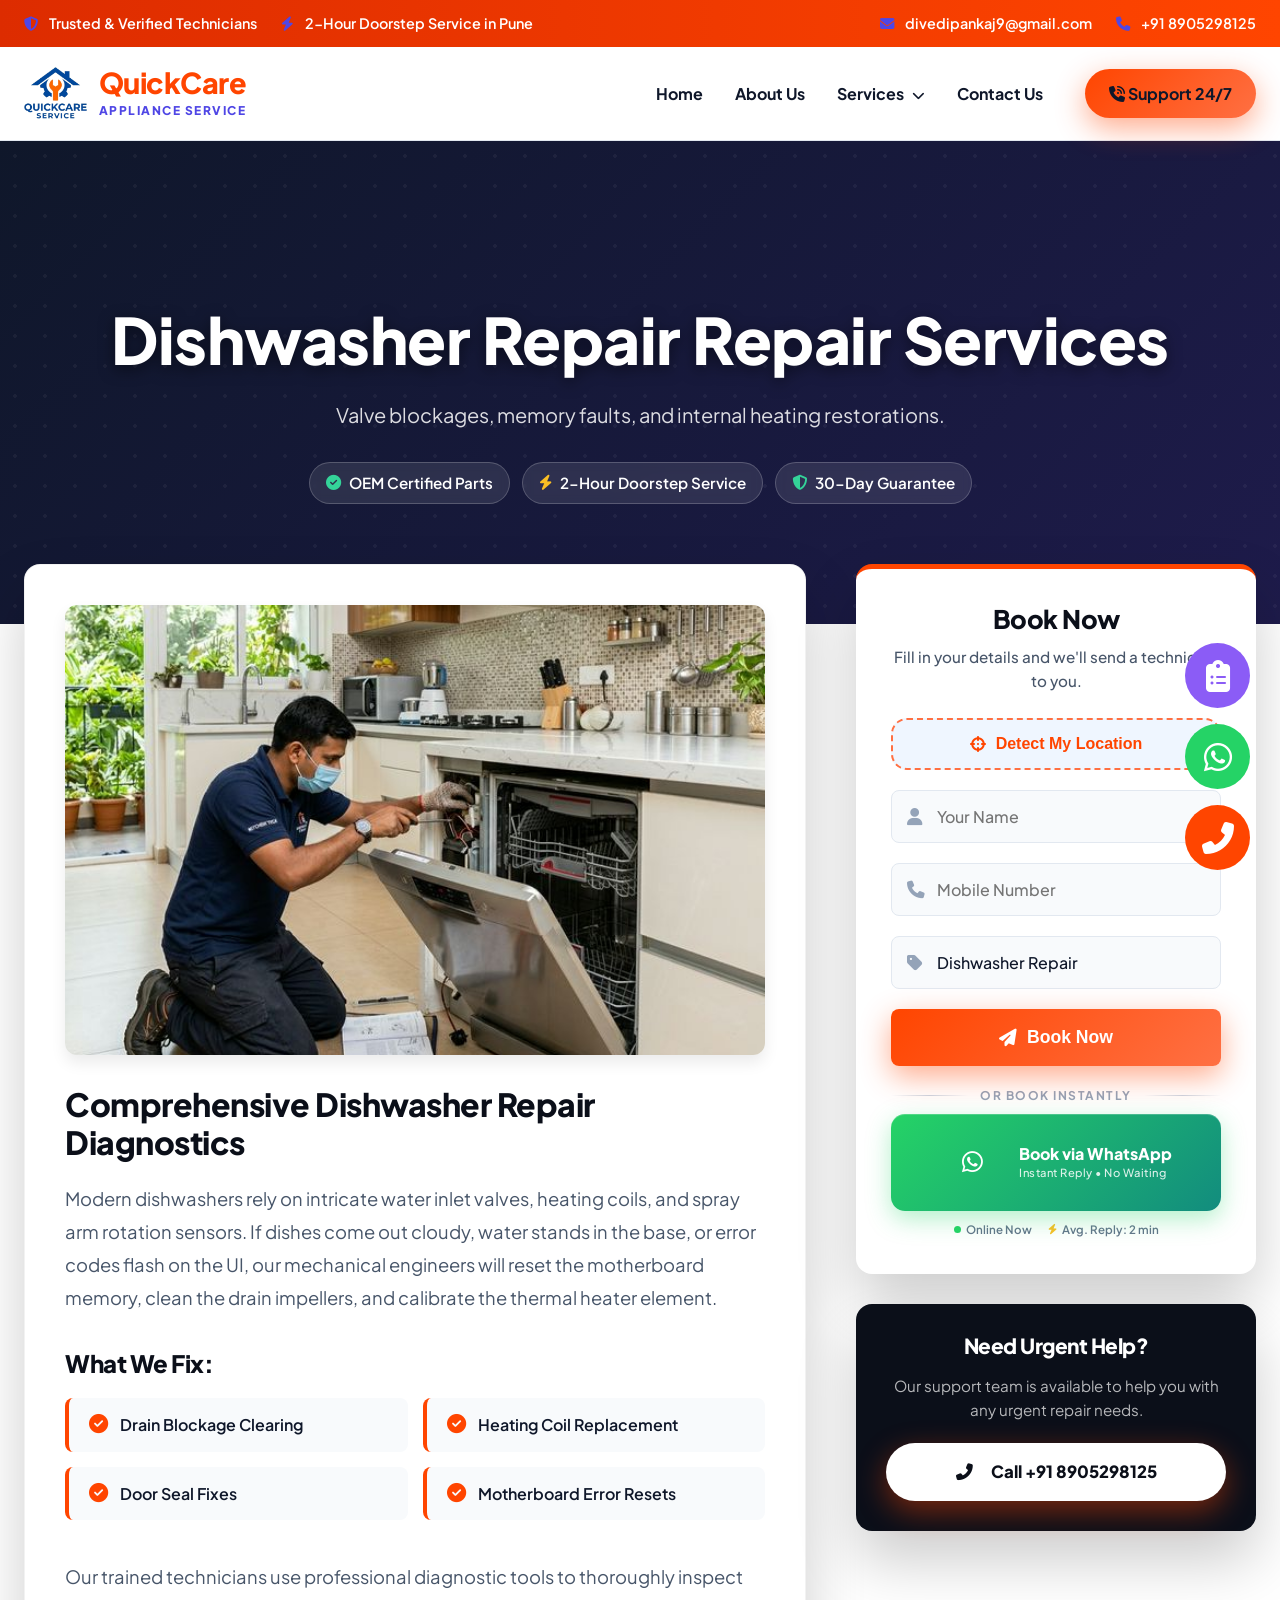
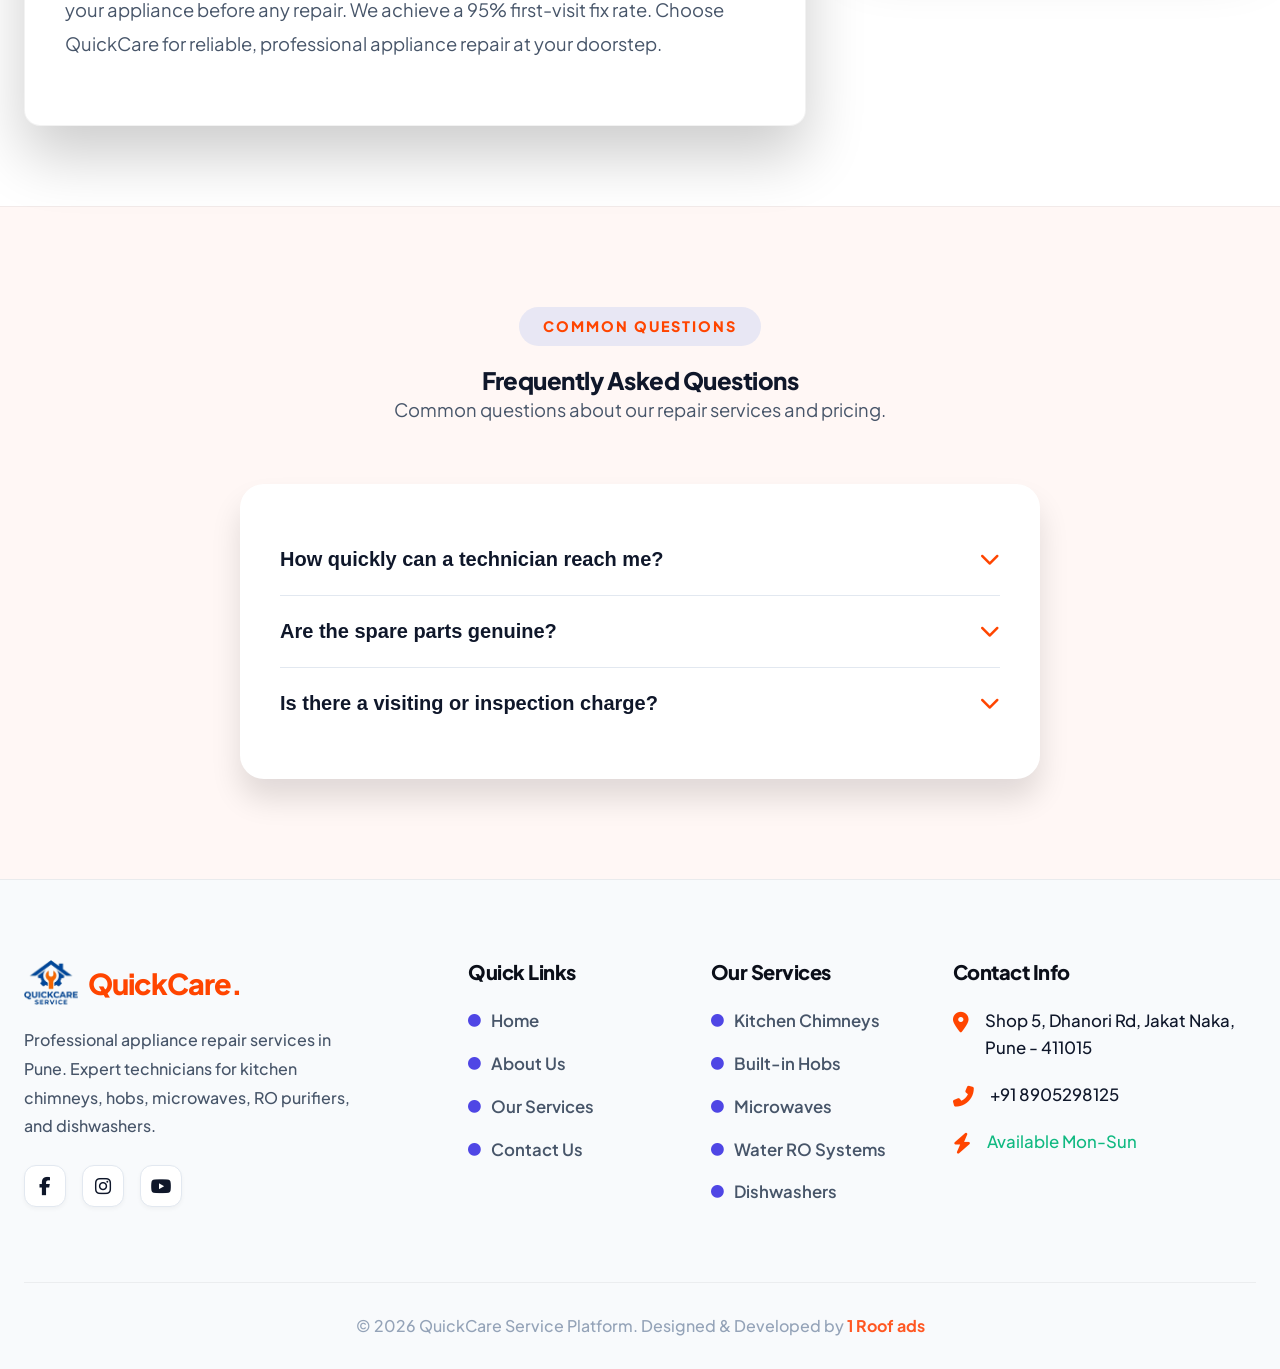
<file: service-dishwasher.html>
<!DOCTYPE html>
<html lang="en">
<head>
    <meta charset="UTF-8">
    <meta name="viewport" content="width=device-width, initial-scale=1.0">
    <title>Dishwasher Repair Repair | QuickCare Service</title>
    <link href="https://cdnjs.cloudflare.com/ajax/libs/font-awesome/6.4.0/css/all.min.css" rel="stylesheet">
    <link href="https://unpkg.com/aos@2.3.1/dist/aos.css" rel="stylesheet">
    <link href="style.css" rel="stylesheet">
    <style>
        /* Pro Service Page CSS */
        .pro-hero { padding: 160px 0 100px; background: linear-gradient(135deg, #0f172a 0%, #1e1b4b 100%); color: #FFF; text-align: center; position:relative; overflow:hidden;}
        .pro-hero::before { content: ''; position: absolute; inset: 0; background-image: radial-gradient(rgba(255, 255, 255, 0.15) 2px, transparent 2px); background-size: 30px 30px; opacity: 0.3;}
        .pro-hero h1 { font-size: clamp(2.5rem, 5vw, 4.2rem); font-weight: 900; color: #FFFFFF !important; margin-bottom: 20px; position:relative; z-index:2; text-shadow: 0 4px 15px rgba(0,0,0,0.5);}
        .pro-hero p { font-size: 1.25rem; color: rgba(255,255,255,0.85); max-width: 800px; margin: 0 auto 30px; line-height: 1.7; position:relative; z-index:2;}
        
        .pro-layout { display: grid; grid-template-columns: 1fr 400px; gap: 50px; margin-top: -60px; position: relative; z-index: 10; padding-bottom: 80px;}
        @media(max-width: 992px) { .pro-layout { grid-template-columns: 1fr; margin-top: 40px;} }

        .pro-main-content { background: #FFF; border-radius: 16px; padding: 40px; box-shadow: var(--shadow-xl); border: 1px solid rgba(0,0,0,0.05);}
        .pro-main-content img { width: 100%; height: auto; border-radius: 12px; margin-bottom: 30px; object-fit: cover; max-height: 450px; box-shadow: var(--shadow-md);}
        .pro-main-content h2 { font-size: 2rem; color: var(--bg-dark); margin-bottom: 20px; font-weight: 800; letter-spacing:-0.5px;}
        .pro-main-content p { font-size: 1.15rem; line-height: 1.8; color: var(--text-body); margin-bottom: 25px;}
        
        .pro-bullets { display: grid; grid-template-columns: 1fr 1fr; gap: 15px; list-style: none; padding: 0; margin-bottom: 40px;}
        @media(max-width: 600px) { .pro-bullets { grid-template-columns: 1fr; } }
        .pro-bullets li { display: flex; align-items: center; gap: 12px; font-weight: 600; color: var(--text-dark); background: #F8FAFC; padding: 14px 20px; border-radius: 8px; border-left: 4px solid var(--primary); transition: var(--transition);}
        .pro-bullets li:hover { transform: translateX(5px); box-shadow: var(--shadow-sm); }
        .pro-bullets li i { color: var(--primary); font-size: 1.2rem;}

        .pro-sidebar-sticky { position: sticky; top: 100px; height: max-content;}
        
        .service-form-box { background: #FFF; border-radius: 16px; padding: 35px; box-shadow: var(--shadow-xl); border-top: 5px solid var(--primary); }
        .service-form-box h3 { font-size: 1.6rem; color: var(--bg-dark); margin-bottom: 10px; text-align: center; font-weight: 800;}
        .form-control { background: #F8FAFC; border: 1px solid #E2E8F0; padding: 15px 15px 15px 45px; border-radius: 8px; width: 100%; font-size: 1rem; color: var(--text-dark); transition: var(--transition); }
        .form-control:focus { border-color: var(--primary); box-shadow: 0 0 0 3px rgba(37,99,235,0.1); outline: none; background: #FFF; }
        .form-group { position: relative; margin-bottom: 20px; }
        .form-icon { position: absolute; left: 16px; top: 50%; transform: translateY(-50%); color: var(--text-light); }
        
        .feature-tags { display: flex; gap: 12px; justify-content: center; flex-wrap: wrap; margin-bottom: 20px;}
        .feature-tags span { background: rgba(255,255,255,0.1); border: 1px solid rgba(255,255,255,0.2); backdrop-filter: blur(5px); color: #FFF; padding: 8px 16px; border-radius: 30px; font-weight: 600; font-size: 0.95rem; display: flex; align-items: center; gap: 8px;}

        /* Premium WhatsApp CTA */
        .wa-cta-divider { display:flex; align-items:center; gap:12px; margin:20px 0 6px; }
        .wa-cta-divider::before, .wa-cta-divider::after { content:''; flex:1; height:1px; background:linear-gradient(90deg, transparent, #cbd5e1, transparent); }
        .wa-cta-divider span { font-size:0.75rem; color:#94a3b8; font-weight:700; text-transform:uppercase; letter-spacing:1.5px; white-space:nowrap; }
        .wa-premium-btn { display:flex; align-items:center; justify-content:center; gap:14px; width:100%; padding:16px 24px; margin-top:8px; background:linear-gradient(135deg, #25D366 0%, #128C7E 100%); color:#FFF; border:none; border-radius:14px; font-weight:800; font-size:1rem; text-decoration:none; position:relative; overflow:hidden; box-shadow: 0 8px 25px rgba(37,211,102,0.35), inset 0 1px 0 rgba(255,255,255,0.2); transition: all 0.4s cubic-bezier(0.175, 0.885, 0.32, 1.275); }
        .wa-premium-btn::before { content:''; position:absolute; top:0; left:-100%; width:50%; height:100%; background:linear-gradient(90deg, transparent, rgba(255,255,255,0.25), transparent); transform:skewX(-25deg); animation:waShine 3s infinite; }
        .wa-premium-btn:hover { transform:translateY(-3px) scale(1.02); box-shadow: 0 12px 35px rgba(37,211,102,0.5), inset 0 1px 0 rgba(255,255,255,0.3); }
        .wa-premium-btn .wa-icon { font-size:1.5rem; animation:waBounce 2s infinite; }
        .wa-premium-btn .wa-text { display:flex; flex-direction:column; align-items:flex-start; line-height:1.3; }
        .wa-premium-btn .wa-text-main { font-size:1rem; font-weight:800; }
        .wa-premium-btn .wa-text-sub { font-size:0.7rem; font-weight:500; opacity:0.85; letter-spacing:0.5px; }
        .wa-trust-row { display:flex; justify-content:center; gap:16px; margin-top:10px; }
        .wa-trust-item { display:flex; align-items:center; gap:5px; font-size:0.72rem; color:#64748b; font-weight:600; }
        .wa-trust-item .online-dot { width:7px; height:7px; background:#25D366; border-radius:50%; animation:onlinePulse 2s infinite; }
        @keyframes waShine { 0%{left:-100%} 40%{left:130%} 100%{left:130%} }
        @keyframes waBounce { 0%,100%{transform:scale(1)} 50%{transform:scale(1.15)} }
        @keyframes onlinePulse { 0%,100%{opacity:1;transform:scale(1)} 50%{opacity:0.5;transform:scale(1.3)} }
    </style>
    <meta name="keywords" content="kitchen appliance repair Pune, appliance repair service Pune, chimney repair Pune, gas stove repair Pune, microwave repair Pune, oven repair Pune, cooktop repair Pune, hob repair service Pune, dishwasher repair Pune, water purifier repair Pune, cooking range repair Pune, kitchen chimney service Pune, built-in hob repair Pune, gas stove service near me, microwave oven repair Pune, RO water purifier service Pune, dishwasher technician Pune, cooking range service Pune, cooktop burner repair Pune, electric oven repair Pune, kitchen appliance maintenance Pune, appliance repair near me Pune, chimney repair near me, microwave repair near me Pune, gas stove repair near me, best appliance repair service in Pune, home appliance repair Pune Maharashtra, same day appliance repair Pune, emergency appliance repair Pune, affordable kitchen appliance repair in Pune, expert chimney repair technician Pune, same day microwave repair service Pune, gas stove burner repair service Pune, best RO water purifier repair in Pune, built-in hob installation and repair Pune, dishwasher repair service at home Pune, kitchen appliance repair doorstep service Pune, book appliance repair online Pune, appliance repair at home Pune, certified appliance technician Pune, low cost appliance repair Pune, fast appliance repair service Pune">
    <meta name="robots" content="index, follow">
    <link rel="icon" type="image/png" href="assets/logo_new_1774159155609.png">
</head>
<body>
    <div class="top-bar">
        <div class="container">
            <div class="top-bar-left">
                <span><i class="fas fa-shield-alt"></i> Trusted & Verified Technicians</span>
                <span><i class="fas fa-bolt"></i> 2-Hour Doorstep Service in Pune</span>
            </div>
            <div class="top-bar-right">
                <a href="mailto:divedipankaj9@gmail.com" style="color:#FFF;"><i class="fas fa-envelope"></i> divedipankaj9@gmail.com</a>
                <a href="tel:+918905298125" style="color:#FFF;"><i class="fas fa-phone"></i> +91 8905298125</a>
            </div>
        </div>
    </div>

    <header class="main-header" id="mainHeader">
        <div class="container header-wrapper">
            <a href="index.html" class="logo">
                <img src="assets/logo_new_1774159155609.png" alt="QuickCare Logo">
                <div class="logo-text">
                    <span class="logo-title">QuickCare</span>
                    <span class="logo-sub">Appliance Service</span>
                </div>
            </a>
            <button class="mobile-btn" id="mobileToggle"><i class="fas fa-bars"></i></button>
            <nav class="nav-menu" id="navLinks">
                <a href="index.html">Home</a>
                <a href="about.html">About Us</a>
                <div class="dropdown">
                    <a href="services.html" class="dropbtn active">Services <i class="fas fa-chevron-down" style="font-size: 0.8em; margin-left: 5px;"></i></a>
                    <div class="dropdown-content">
                        <a href="service-chimney.html">Kitchen Chimney</a>
                        <a href="service-hob.html">Built-in Hob</a>
                        <a href="service-microwave.html">Microwave Oven</a>
                        <a href="service-ro.html">RO Purifier</a>
                        <a href="service-dishwasher.html">Dishwashers</a>
                    </div>
                </div>
                <a href="contact.html">Contact Us</a>
                <a href="tel:+918905298125" class="btn btn-primary" style="margin-left: 10px; padding: 12px 24px;">
                    <i class="fas fa-phone-volume"></i> Support 24/7
                </a>
            </nav>
        </div>
    </header>

    <div class="pro-hero">
        <div class="container">
            <h1 data-aos="zoom-in">Dishwasher Repair Repair Services</h1>
            <p data-aos="fade-up" data-aos-delay="100">Valve blockages, memory faults, and internal heating restorations.</p>
            <div class="feature-tags" data-aos="fade-up" data-aos-delay="200">
                <span><i class="fas fa-check-circle" style="color:#34D399;"></i> OEM Certified Parts</span>
                <span><i class="fas fa-bolt" style="color:#FBBF24;"></i> 2-Hour Doorstep Service</span>
                <span><i class="fas fa-shield-alt" style="color:#34D399;"></i> 30-Day Guarantee</span>
            </div>
        </div>
    </div>

    <div class="container pro-layout">
        <!-- Main Content Left Side -->
        <div class="pro-main-content" data-aos="fade-up">
            <img src="assets/dishwasher_indian_1774159277516.png" alt="Dishwasher Repair Repair">
            <h2>Comprehensive Dishwasher Repair Diagnostics</h2>
            <p>Modern dishwashers rely on intricate water inlet valves, heating coils, and spray arm rotation sensors. If dishes come out cloudy, water stands in the base, or error codes flash on the UI, our mechanical engineers will reset the motherboard memory, clean the drain impellers, and calibrate the thermal heater element.</p>
            
            <h3 style="margin-top: 35px; margin-bottom: 20px; font-size: 1.5rem; color: var(--bg-dark);">What We Fix:</h3>
            <ul class="pro-bullets">
                <li><i class='fas fa-check-circle'></i> Drain Blockage Clearing</li>
                <li><i class='fas fa-check-circle'></i> Heating Coil Replacement</li>
                <li><i class='fas fa-check-circle'></i> Door Seal Fixes</li>
                <li><i class='fas fa-check-circle'></i> Motherboard Error Resets</li>
                
            </ul>
            
            <p>Our trained technicians use professional diagnostic tools to thoroughly inspect your appliance before any repair. We achieve a 95% first-visit fix rate. Choose QuickCare for reliable, professional appliance repair at your doorstep.</p>
        </div>

        <!-- Sticky Sidebar Right Side -->
        <div class="pro-sidebar-sticky" data-aos="fade-left">
            <div class="service-form-box">
                <h3>Book Now</h3>
                <p style="text-align:center; color: var(--text-body); margin-bottom: 25px; font-weight:500; font-size:0.95rem;">Fill in your details and we'll send a technician to you.</p>
                <form>
                    <input type="hidden" id="f_area" name="f_area" value="Pending GPS">
                    <input type="hidden" id="latitudeField" name="latitude" value="">
                    <input type="hidden" id="longitudeField" name="longitude" value="">
                    
                    <button type="button" class="location-btn" onclick="detectLocation(this)" style="margin-bottom: 20px;">
                        <i class="fas fa-crosshairs"></i> <span class="loc-text">Detect My Location</span>
                    </button>
                    
                    <div class="form-group">
                        <i class="fas fa-user form-icon"></i>
                        <input type="text" class="form-control" placeholder="Your Name" required>
                    </div>
                    <div class="form-group">
                        <i class="fas fa-phone form-icon"></i>
                        <input type="text" class="form-control" placeholder="Mobile Number" required>
                    </div>
                    <div class="form-group">
                        <i class="fas fa-tag form-icon"></i>
                        <input type="text" class="form-control" placeholder="Service Type" value="Dishwasher Repair" readonly>
                    </div>
                    <button type="submit" class="btn btn-primary" style="width: 100%; padding: 18px; font-size: 1.1rem; border-radius: 8px;">
                        <i class="fas fa-paper-plane"></i> Book Now
                    </button>
                <!-- Premium WhatsApp CTA -->
                <div class="wa-cta-divider"><span>or book instantly</span></div>
                <a href="https://wa.me/918905298125?text=Hi%2C%20I%20need%20Dishwasher%20repair%20service%20in%20Pune.%20Please%20share%20details%20and%20availability." target="_blank" class="wa-premium-btn">
                    <i class="fab fa-whatsapp wa-icon"></i>
                    <div class="wa-text">
                        <span class="wa-text-main">Book via WhatsApp</span>
                        <span class="wa-text-sub">Instant Reply • No Waiting</span>
                    </div>
                </a>
                <div class="wa-trust-row">
                    <span class="wa-trust-item"><span class="online-dot"></span> Online Now</span>
                    <span class="wa-trust-item"><i class="fas fa-bolt" style="color:#FBBF24;font-size:0.65rem;"></i> Avg. Reply: 2 min</span>
                </div>
                </form>
            </div>
            
            <div style="background:var(--bg-dark); color:#FFF; padding:30px; border-radius:16px; margin-top:30px; text-align:center; box-shadow: var(--shadow-xl);">
                <h4 style="margin-bottom:15px; color:#FFF; font-size: 1.3rem;">Need Urgent Help?</h4>
                <p style="color:rgba(255,255,255,0.7); margin-bottom:20px; font-size:0.95rem;">Our support team is available to help you with any urgent repair needs.</p>
                <a href="tel:+918905298125" class="btn btn-primary" style="width:100%; background:#FFF; color:var(--bg-dark); font-weight: 800;"><i class="fas fa-phone-alt" style="margin-right:8px;"></i> Call +91 8905298125</a>
            </div>
        </div>
    </div>

    <!-- FAQ Section Core Content -->
    <section class="section-padding" style="background:var(--bg-light); border-top: 1px solid rgba(0,0,0,0.05);">
        <div class="container">
            <div class="section-head" data-aos="fade-up">
                <span class="section-tag">Common Questions</span>
                <h2>Frequently Asked Questions</h2>
                <p class="section-desc">Common questions about our repair services and pricing.</p>
            </div>
            
            <div class="faq-container" data-aos="fade-up" data-aos-delay="100">
                <div class="faq-item">
                    <button class="faq-question"><span>How quickly can a technician reach me?</span> <i class="fas fa-chevron-down faq-icon"></i></button>
                    <div class="faq-answer">
                        <div class="faq-answer-content">Once you submit your booking, our system assigns the nearest available technician. They will reach your doorstep within 2 hours anywhere in Pune city limits.</div>
                    </div>
                </div>
                <div class="faq-item">
                    <button class="faq-question"><span>Are the spare parts genuine?</span> <i class="fas fa-chevron-down faq-icon"></i></button>
                    <div class="faq-answer">
                        <div class="faq-answer-content">Yes, absolutely. We only use genuine, OEM-compatible spare parts for all repairs. Every replacement part comes with a warranty.</div>
                    </div>
                </div>
                <div class="faq-item">
                    <button class="faq-question"><span>Is there a visiting or inspection charge?</span> <i class="fas fa-chevron-down faq-icon"></i></button>
                    <div class="faq-answer">
                        <div class="faq-answer-content">Yes, a nominal inspection fee is charged for the technician's visit. This fee is adjusted against the repair cost if you proceed with the service.</div>
                    </div>
                </div>
            </div>
        </div>
    </section>

    <!-- Floating Action Buttons -->
    <div class="fab-container">
        <a onclick="document.getElementById('queryModal').classList.add('active');" class="fab fab-query" style="background:#8B5CF6;" title="Quick Query"><i class="fas fa-clipboard-list"></i></a>
        <a href="https://wa.me/918905298125" target="_blank" class="fab fab-wa"><i class="fab fa-whatsapp"></i></a>
        <a href="tel:+918905298125" class="fab fab-call"><i class="fas fa-phone-alt"></i></a>
    </div>

    <!-- Modals -->
    <div class="modal-overlay" id="queryModal">
        <div class="modal-box">
            <button class="modal-close" onclick="this.closest('.modal-overlay').classList.remove('active');"><i class="fas fa-times"></i></button>
            <div class="modal-body" style="text-align: center; padding: 60px 40px;">
                <i class="fas fa-comments" style="font-size: 4rem; color: var(--primary); margin-bottom: 20px;"></i>
                <h2>Get in Touch</h2>
                <p style="color: var(--text-body); margin-bottom: 30px;">Contact our support team for quick assistance.</p>
                <a href="https://wa.me/918905298125" target="_blank" class="btn btn-primary" style="width:100%; padding:15px; margin-bottom:15px; background:#25D366; border:none;"><i class="fab fa-whatsapp"></i> WhatsApp Us</a>
                <a href="tel:+918905298125" class="btn" style="width:100%; padding:15px; border:2px solid var(--border); color:var(--text-dark);"><i class="fas fa-phone-alt"></i> Call +91 8905298125</a>
            </div>
        </div>
    </div>

    <!-- Premium Light/Soft Footer -->
    <footer class="footer">
        <div class="container">
            <div class="footer-grid">
                <div class="footer-col-1">
                    <div class="footer-logo">
                        <img src="assets/logo_new_1774159155609.png" alt="QuickCare Service">
                        <span>QuickCare.</span>
                    </div>
                    <p class="footer-desc">Professional appliance repair services in Pune. Expert technicians for kitchen chimneys, hobs, microwaves, RO purifiers, and dishwashers.</p>
                    <div class="f-socials">
                        <a href="#" class="fb"><i class="fab fa-facebook-f"></i></a>
                        <a href="#" class="ig"><i class="fab fa-instagram"></i></a>
                        <a href="#" class="yt"><i class="fab fa-youtube"></i></a>
                    </div>
                </div>
                
                <div>
                    <h4 class="footer-title">Quick Links</h4>
                    <ul class="footer-links">
                        <li><a href="index.html"><i class="fas fa-circle"></i> Home</a></li>
                        <li><a href="about.html"><i class="fas fa-circle"></i> About Us</a></li>
                        <li><a href="services.html"><i class="fas fa-circle"></i> Our Services</a></li>
                        <li><a href="contact.html"><i class="fas fa-circle"></i> Contact Us</a></li>
                    </ul>
                </div>

                <div>
                    <h4 class="footer-title">Our Services</h4>
                    <ul class="footer-links">
                        <li><a href="service-chimney.html"><i class="fas fa-circle"></i> Kitchen Chimneys</a></li>
                        <li><a href="service-hob.html"><i class="fas fa-circle"></i> Built-in Hobs</a></li>
                        <li><a href="service-microwave.html"><i class="fas fa-circle"></i> Microwaves</a></li>
                        <li><a href="service-ro.html"><i class="fas fa-circle"></i> Water RO Systems</a></li>
                        <li><a href="service-dishwasher.html"><i class="fas fa-circle"></i> Dishwashers</a></li>
                    </ul>
                </div>

                <div>
                    <h4 class="footer-title">Contact Info</h4>
                    <ul class="footer-contact">
                        <li><i class="fas fa-map-marker-alt"></i> <span>Shop 5, Dhanori Rd, Jakat Naka, Pune - 411015</span></li>
                        <li><i class="fas fa-phone-alt"></i> <span>+91 8905298125</span></li>
                        <li><i class="fas fa-bolt"></i> <span style="color:var(--success);">Available Mon-Sun</span></li>
                    </ul>
                </div>
            </div>
            <div class="footer-bottom">
                <p>&copy; 2026 QuickCare Service Platform. Designed &amp; Developed by <a href="https://1roofads.com" target="_blank" style="color: #ff5722; text-decoration: none; font-weight: 700;">1 Roof ads</a></p>
            </div>
        </div>
    </footer>

    <script src="https://unpkg.com/aos@2.3.1/dist/aos.js"></script>
    <script src="main.js"></script>
    <script>
        document.addEventListener('DOMContentLoaded', function() {
            AOS.init({ duration: 800, once: true, offset: 50 });
            // Accordion Logic
            const faqItems = document.querySelectorAll('.faq-item');
            faqItems.forEach(item => {
                const btn = item.querySelector('.faq-question');
                btn.addEventListener('click', () => {
                    item.classList.toggle('active');
                    const answer = item.querySelector('.faq-answer');
                    if(item.classList.contains('active')) {
                        answer.style.maxHeight = answer.scrollHeight + 'px';
                    } else {
                        answer.style.maxHeight = '0';
                    }
                });
            });
        });
    </script>
</body>
</html>
</file>
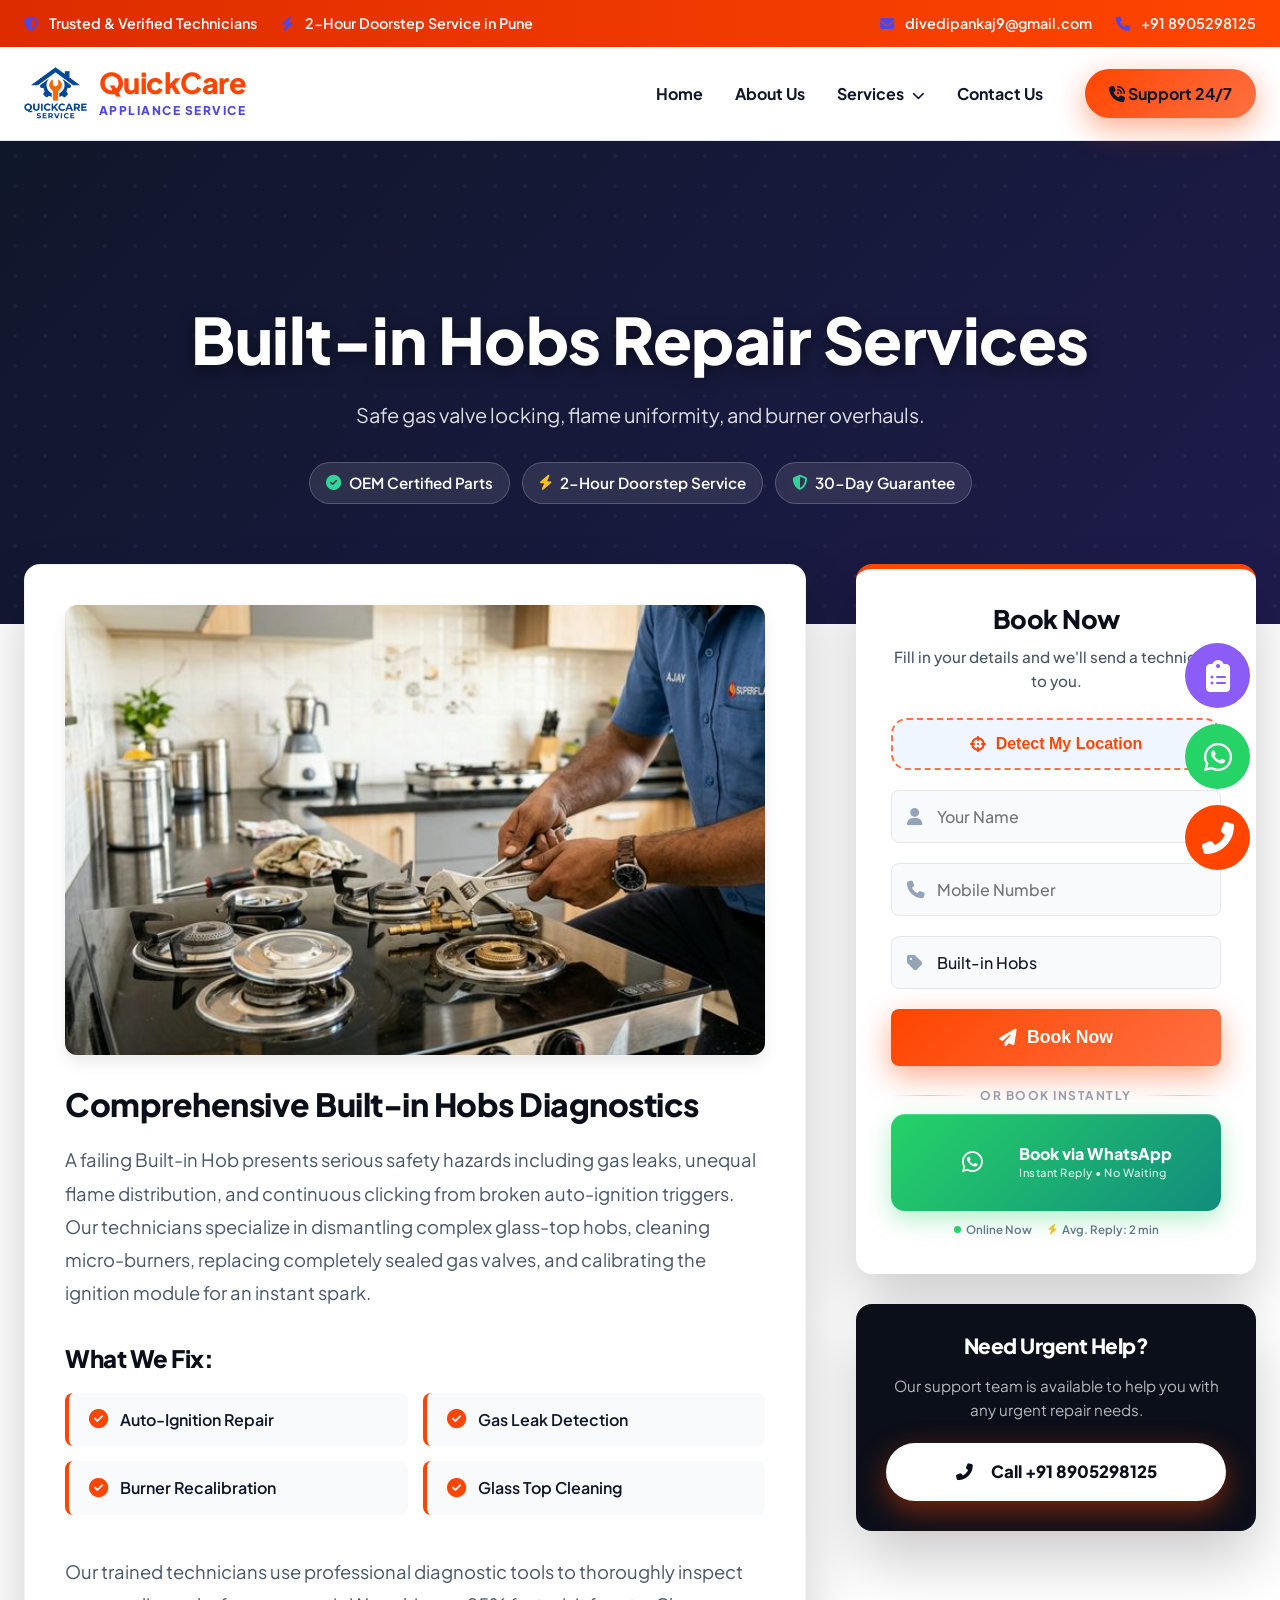
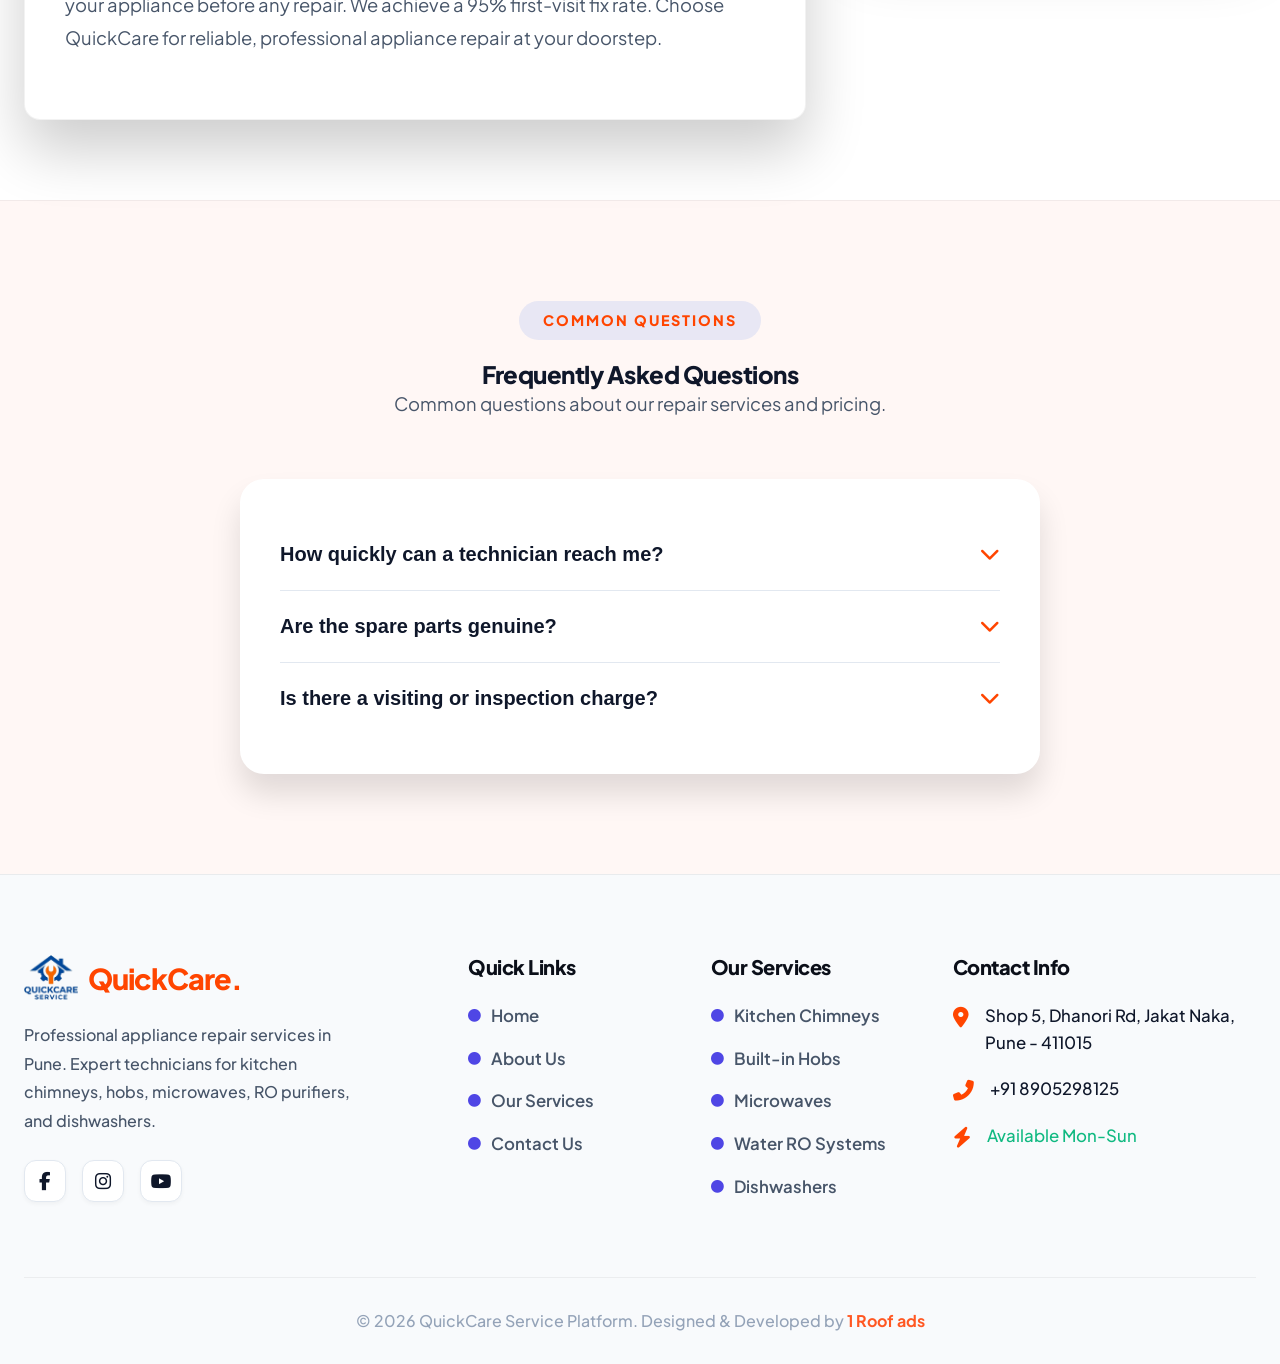
<file: service-hob.html>
<!DOCTYPE html>
<html lang="en">
<head>
    <meta charset="UTF-8">
    <meta name="viewport" content="width=device-width, initial-scale=1.0">
    <title>Built-in Hobs Repair | QuickCare Service</title>
    <link href="https://cdnjs.cloudflare.com/ajax/libs/font-awesome/6.4.0/css/all.min.css" rel="stylesheet">
    <link href="https://unpkg.com/aos@2.3.1/dist/aos.css" rel="stylesheet">
    <link href="style.css" rel="stylesheet">
    <style>
        /* Pro Service Page CSS */
        .pro-hero { padding: 160px 0 100px; background: linear-gradient(135deg, #0f172a 0%, #1e1b4b 100%); color: #FFF; text-align: center; position:relative; overflow:hidden;}
        .pro-hero::before { content: ''; position: absolute; inset: 0; background-image: radial-gradient(rgba(255, 255, 255, 0.15) 2px, transparent 2px); background-size: 30px 30px; opacity: 0.3;}
        .pro-hero h1 { font-size: clamp(2.5rem, 5vw, 4.2rem); font-weight: 900; color: #FFFFFF !important; margin-bottom: 20px; position:relative; z-index:2; text-shadow: 0 4px 15px rgba(0,0,0,0.5);}
        .pro-hero p { font-size: 1.25rem; color: rgba(255,255,255,0.85); max-width: 800px; margin: 0 auto 30px; line-height: 1.7; position:relative; z-index:2;}
        
        .pro-layout { display: grid; grid-template-columns: 1fr 400px; gap: 50px; margin-top: -60px; position: relative; z-index: 10; padding-bottom: 80px;}
        @media(max-width: 992px) { .pro-layout { grid-template-columns: 1fr; margin-top: 40px;} }

        .pro-main-content { background: #FFF; border-radius: 16px; padding: 40px; box-shadow: var(--shadow-xl); border: 1px solid rgba(0,0,0,0.05);}
        .pro-main-content img { width: 100%; height: auto; border-radius: 12px; margin-bottom: 30px; object-fit: cover; max-height: 450px; box-shadow: var(--shadow-md);}
        .pro-main-content h2 { font-size: 2rem; color: var(--bg-dark); margin-bottom: 20px; font-weight: 800; letter-spacing:-0.5px;}
        .pro-main-content p { font-size: 1.15rem; line-height: 1.8; color: var(--text-body); margin-bottom: 25px;}
        
        .pro-bullets { display: grid; grid-template-columns: 1fr 1fr; gap: 15px; list-style: none; padding: 0; margin-bottom: 40px;}
        @media(max-width: 600px) { .pro-bullets { grid-template-columns: 1fr; } }
        .pro-bullets li { display: flex; align-items: center; gap: 12px; font-weight: 600; color: var(--text-dark); background: #F8FAFC; padding: 14px 20px; border-radius: 8px; border-left: 4px solid var(--primary); transition: var(--transition);}
        .pro-bullets li:hover { transform: translateX(5px); box-shadow: var(--shadow-sm); }
        .pro-bullets li i { color: var(--primary); font-size: 1.2rem;}

        .pro-sidebar-sticky { position: sticky; top: 100px; height: max-content;}
        
        .service-form-box { background: #FFF; border-radius: 16px; padding: 35px; box-shadow: var(--shadow-xl); border-top: 5px solid var(--primary); }
        .service-form-box h3 { font-size: 1.6rem; color: var(--bg-dark); margin-bottom: 10px; text-align: center; font-weight: 800;}
        .form-control { background: #F8FAFC; border: 1px solid #E2E8F0; padding: 15px 15px 15px 45px; border-radius: 8px; width: 100%; font-size: 1rem; color: var(--text-dark); transition: var(--transition); }
        .form-control:focus { border-color: var(--primary); box-shadow: 0 0 0 3px rgba(37,99,235,0.1); outline: none; background: #FFF; }
        .form-group { position: relative; margin-bottom: 20px; }
        .form-icon { position: absolute; left: 16px; top: 50%; transform: translateY(-50%); color: var(--text-light); }
        
        .feature-tags { display: flex; gap: 12px; justify-content: center; flex-wrap: wrap; margin-bottom: 20px;}
        .feature-tags span { background: rgba(255,255,255,0.1); border: 1px solid rgba(255,255,255,0.2); backdrop-filter: blur(5px); color: #FFF; padding: 8px 16px; border-radius: 30px; font-weight: 600; font-size: 0.95rem; display: flex; align-items: center; gap: 8px;}

        /* Premium WhatsApp CTA */
        .wa-cta-divider { display:flex; align-items:center; gap:12px; margin:20px 0 6px; }
        .wa-cta-divider::before, .wa-cta-divider::after { content:''; flex:1; height:1px; background:linear-gradient(90deg, transparent, #cbd5e1, transparent); }
        .wa-cta-divider span { font-size:0.75rem; color:#94a3b8; font-weight:700; text-transform:uppercase; letter-spacing:1.5px; white-space:nowrap; }
        .wa-premium-btn { display:flex; align-items:center; justify-content:center; gap:14px; width:100%; padding:16px 24px; margin-top:8px; background:linear-gradient(135deg, #25D366 0%, #128C7E 100%); color:#FFF; border:none; border-radius:14px; font-weight:800; font-size:1rem; text-decoration:none; position:relative; overflow:hidden; box-shadow: 0 8px 25px rgba(37,211,102,0.35), inset 0 1px 0 rgba(255,255,255,0.2); transition: all 0.4s cubic-bezier(0.175, 0.885, 0.32, 1.275); }
        .wa-premium-btn::before { content:''; position:absolute; top:0; left:-100%; width:50%; height:100%; background:linear-gradient(90deg, transparent, rgba(255,255,255,0.25), transparent); transform:skewX(-25deg); animation:waShine 3s infinite; }
        .wa-premium-btn:hover { transform:translateY(-3px) scale(1.02); box-shadow: 0 12px 35px rgba(37,211,102,0.5), inset 0 1px 0 rgba(255,255,255,0.3); }
        .wa-premium-btn .wa-icon { font-size:1.5rem; animation:waBounce 2s infinite; }
        .wa-premium-btn .wa-text { display:flex; flex-direction:column; align-items:flex-start; line-height:1.3; }
        .wa-premium-btn .wa-text-main { font-size:1rem; font-weight:800; }
        .wa-premium-btn .wa-text-sub { font-size:0.7rem; font-weight:500; opacity:0.85; letter-spacing:0.5px; }
        .wa-trust-row { display:flex; justify-content:center; gap:16px; margin-top:10px; }
        .wa-trust-item { display:flex; align-items:center; gap:5px; font-size:0.72rem; color:#64748b; font-weight:600; }
        .wa-trust-item .online-dot { width:7px; height:7px; background:#25D366; border-radius:50%; animation:onlinePulse 2s infinite; }
        @keyframes waShine { 0%{left:-100%} 40%{left:130%} 100%{left:130%} }
        @keyframes waBounce { 0%,100%{transform:scale(1)} 50%{transform:scale(1.15)} }
        @keyframes onlinePulse { 0%,100%{opacity:1;transform:scale(1)} 50%{opacity:0.5;transform:scale(1.3)} }
    </style>
    <meta name="keywords" content="kitchen appliance repair Pune, appliance repair service Pune, chimney repair Pune, gas stove repair Pune, microwave repair Pune, oven repair Pune, cooktop repair Pune, hob repair service Pune, dishwasher repair Pune, water purifier repair Pune, cooking range repair Pune, kitchen chimney service Pune, built-in hob repair Pune, gas stove service near me, microwave oven repair Pune, RO water purifier service Pune, dishwasher technician Pune, cooking range service Pune, cooktop burner repair Pune, electric oven repair Pune, kitchen appliance maintenance Pune, appliance repair near me Pune, chimney repair near me, microwave repair near me Pune, gas stove repair near me, best appliance repair service in Pune, home appliance repair Pune Maharashtra, same day appliance repair Pune, emergency appliance repair Pune, affordable kitchen appliance repair in Pune, expert chimney repair technician Pune, same day microwave repair service Pune, gas stove burner repair service Pune, best RO water purifier repair in Pune, built-in hob installation and repair Pune, dishwasher repair service at home Pune, kitchen appliance repair doorstep service Pune, book appliance repair online Pune, appliance repair at home Pune, certified appliance technician Pune, low cost appliance repair Pune, fast appliance repair service Pune">
    <meta name="robots" content="index, follow">
    <link rel="icon" type="image/png" href="assets/logo_new_1774159155609.png">
</head>
<body>
    <div class="top-bar">
        <div class="container">
            <div class="top-bar-left">
                <span><i class="fas fa-shield-alt"></i> Trusted & Verified Technicians</span>
                <span><i class="fas fa-bolt"></i> 2-Hour Doorstep Service in Pune</span>
            </div>
            <div class="top-bar-right">
                <a href="mailto:divedipankaj9@gmail.com" style="color:#FFF;"><i class="fas fa-envelope"></i> divedipankaj9@gmail.com</a>
                <a href="tel:+918905298125" style="color:#FFF;"><i class="fas fa-phone"></i> +91 8905298125</a>
            </div>
        </div>
    </div>

    <header class="main-header" id="mainHeader">
        <div class="container header-wrapper">
            <a href="index.html" class="logo">
                <img src="assets/logo_new_1774159155609.png" alt="QuickCare Logo">
                <div class="logo-text">
                    <span class="logo-title">QuickCare</span>
                    <span class="logo-sub">Appliance Service</span>
                </div>
            </a>
            <button class="mobile-btn" id="mobileToggle"><i class="fas fa-bars"></i></button>
            <nav class="nav-menu" id="navLinks">
                <a href="index.html">Home</a>
                <a href="about.html">About Us</a>
                <div class="dropdown">
                    <a href="services.html" class="dropbtn active">Services <i class="fas fa-chevron-down" style="font-size: 0.8em; margin-left: 5px;"></i></a>
                    <div class="dropdown-content">
                        <a href="service-chimney.html">Kitchen Chimney</a>
                        <a href="service-hob.html">Built-in Hob</a>
                        <a href="service-microwave.html">Microwave Oven</a>
                        <a href="service-ro.html">RO Purifier</a>
                        <a href="service-dishwasher.html">Dishwashers</a>
                    </div>
                </div>
                <a href="contact.html">Contact Us</a>
                <a href="tel:+918905298125" class="btn btn-primary" style="margin-left: 10px; padding: 12px 24px;">
                    <i class="fas fa-phone-volume"></i> Support 24/7
                </a>
            </nav>
        </div>
    </header>

    <div class="pro-hero">
        <div class="container">
            <h1 data-aos="zoom-in">Built-in Hobs Repair Services</h1>
            <p data-aos="fade-up" data-aos-delay="100">Safe gas valve locking, flame uniformity, and burner overhauls.</p>
            <div class="feature-tags" data-aos="fade-up" data-aos-delay="200">
                <span><i class="fas fa-check-circle" style="color:#34D399;"></i> OEM Certified Parts</span>
                <span><i class="fas fa-bolt" style="color:#FBBF24;"></i> 2-Hour Doorstep Service</span>
                <span><i class="fas fa-shield-alt" style="color:#34D399;"></i> 30-Day Guarantee</span>
            </div>
        </div>
    </div>

    <div class="container pro-layout">
        <!-- Main Content Left Side -->
        <div class="pro-main-content" data-aos="fade-up">
            <img src="assets/stove_indian_1774159214973.png" alt="Built-in Hobs Repair">
            <h2>Comprehensive Built-in Hobs Diagnostics</h2>
            <p>A failing Built-in Hob presents serious safety hazards including gas leaks, unequal flame distribution, and continuous clicking from broken auto-ignition triggers. Our technicians specialize in dismantling complex glass-top hobs, cleaning micro-burners, replacing completely sealed gas valves, and calibrating the ignition module for an instant spark.</p>
            
            <h3 style="margin-top: 35px; margin-bottom: 20px; font-size: 1.5rem; color: var(--bg-dark);">What We Fix:</h3>
            <ul class="pro-bullets">
                <li><i class='fas fa-check-circle'></i> Auto-Ignition Repair</li>
                <li><i class='fas fa-check-circle'></i> Gas Leak Detection</li>
                <li><i class='fas fa-check-circle'></i> Burner Recalibration</li>
                <li><i class='fas fa-check-circle'></i> Glass Top Cleaning</li>
                
            </ul>
            
            <p>Our trained technicians use professional diagnostic tools to thoroughly inspect your appliance before any repair. We achieve a 95% first-visit fix rate. Choose QuickCare for reliable, professional appliance repair at your doorstep.</p>
        </div>

        <!-- Sticky Sidebar Right Side -->
        <div class="pro-sidebar-sticky" data-aos="fade-left">
            <div class="service-form-box">
                <h3>Book Now</h3>
                <p style="text-align:center; color: var(--text-body); margin-bottom: 25px; font-weight:500; font-size:0.95rem;">Fill in your details and we'll send a technician to you.</p>
                <form>
                    <input type="hidden" id="f_area" name="f_area" value="Pending GPS">
                    <input type="hidden" id="latitudeField" name="latitude" value="">
                    <input type="hidden" id="longitudeField" name="longitude" value="">
                    
                    <button type="button" class="location-btn" onclick="detectLocation(this)" style="margin-bottom: 20px;">
                        <i class="fas fa-crosshairs"></i> <span class="loc-text">Detect My Location</span>
                    </button>
                    
                    <div class="form-group">
                        <i class="fas fa-user form-icon"></i>
                        <input type="text" class="form-control" placeholder="Your Name" required>
                    </div>
                    <div class="form-group">
                        <i class="fas fa-phone form-icon"></i>
                        <input type="text" class="form-control" placeholder="Mobile Number" required>
                    </div>
                    <div class="form-group">
                        <i class="fas fa-tag form-icon"></i>
                        <input type="text" class="form-control" placeholder="Service Type" value="Built-in Hobs" readonly>
                    </div>
                    <button type="submit" class="btn btn-primary" style="width: 100%; padding: 18px; font-size: 1.1rem; border-radius: 8px;">
                        <i class="fas fa-paper-plane"></i> Book Now
                    </button>
                <!-- Premium WhatsApp CTA -->
                <div class="wa-cta-divider"><span>or book instantly</span></div>
                <a href="https://wa.me/918905298125?text=Hi%2C%20I%20need%20Built-in%20Hob%20%2F%20Gas%20Stove%20repair%20service%20in%20Pune.%20Please%20share%20details." target="_blank" class="wa-premium-btn">
                    <i class="fab fa-whatsapp wa-icon"></i>
                    <div class="wa-text">
                        <span class="wa-text-main">Book via WhatsApp</span>
                        <span class="wa-text-sub">Instant Reply • No Waiting</span>
                    </div>
                </a>
                <div class="wa-trust-row">
                    <span class="wa-trust-item"><span class="online-dot"></span> Online Now</span>
                    <span class="wa-trust-item"><i class="fas fa-bolt" style="color:#FBBF24;font-size:0.65rem;"></i> Avg. Reply: 2 min</span>
                </div>
                </form>
            </div>
            
            <div style="background:var(--bg-dark); color:#FFF; padding:30px; border-radius:16px; margin-top:30px; text-align:center; box-shadow: var(--shadow-xl);">
                <h4 style="margin-bottom:15px; color:#FFF; font-size: 1.3rem;">Need Urgent Help?</h4>
                <p style="color:rgba(255,255,255,0.7); margin-bottom:20px; font-size:0.95rem;">Our support team is available to help you with any urgent repair needs.</p>
                <a href="tel:+918905298125" class="btn btn-primary" style="width:100%; background:#FFF; color:var(--bg-dark); font-weight: 800;"><i class="fas fa-phone-alt" style="margin-right:8px;"></i> Call +91 8905298125</a>
            </div>
        </div>
    </div>

    <!-- FAQ Section Core Content -->
    <section class="section-padding" style="background:var(--bg-light); border-top: 1px solid rgba(0,0,0,0.05);">
        <div class="container">
            <div class="section-head" data-aos="fade-up">
                <span class="section-tag">Common Questions</span>
                <h2>Frequently Asked Questions</h2>
                <p class="section-desc">Common questions about our repair services and pricing.</p>
            </div>
            
            <div class="faq-container" data-aos="fade-up" data-aos-delay="100">
                <div class="faq-item">
                    <button class="faq-question"><span>How quickly can a technician reach me?</span> <i class="fas fa-chevron-down faq-icon"></i></button>
                    <div class="faq-answer">
                        <div class="faq-answer-content">Once you submit your booking, our system assigns the nearest available technician. They will reach your doorstep within 2 hours anywhere in Pune city limits.</div>
                    </div>
                </div>
                <div class="faq-item">
                    <button class="faq-question"><span>Are the spare parts genuine?</span> <i class="fas fa-chevron-down faq-icon"></i></button>
                    <div class="faq-answer">
                        <div class="faq-answer-content">Yes, absolutely. We only use genuine, OEM-compatible spare parts for all repairs. Every replacement part comes with a warranty.</div>
                    </div>
                </div>
                <div class="faq-item">
                    <button class="faq-question"><span>Is there a visiting or inspection charge?</span> <i class="fas fa-chevron-down faq-icon"></i></button>
                    <div class="faq-answer">
                        <div class="faq-answer-content">Yes, a nominal inspection fee is charged for the technician's visit. This fee is adjusted against the repair cost if you proceed with the service.</div>
                    </div>
                </div>
            </div>
        </div>
    </section>

    <!-- Floating Action Buttons -->
    <div class="fab-container">
        <a onclick="document.getElementById('queryModal').classList.add('active');" class="fab fab-query" style="background:#8B5CF6;" title="Quick Query"><i class="fas fa-clipboard-list"></i></a>
        <a href="https://wa.me/918905298125" target="_blank" class="fab fab-wa"><i class="fab fa-whatsapp"></i></a>
        <a href="tel:+918905298125" class="fab fab-call"><i class="fas fa-phone-alt"></i></a>
    </div>

    <!-- Modals -->
    <div class="modal-overlay" id="queryModal">
        <div class="modal-box">
            <button class="modal-close" onclick="this.closest('.modal-overlay').classList.remove('active');"><i class="fas fa-times"></i></button>
            <div class="modal-body" style="text-align: center; padding: 60px 40px;">
                <i class="fas fa-comments" style="font-size: 4rem; color: var(--primary); margin-bottom: 20px;"></i>
                <h2>Get in Touch</h2>
                <p style="color: var(--text-body); margin-bottom: 30px;">Contact our support team for quick assistance.</p>
                <a href="https://wa.me/918905298125" target="_blank" class="btn btn-primary" style="width:100%; padding:15px; margin-bottom:15px; background:#25D366; border:none;"><i class="fab fa-whatsapp"></i> WhatsApp Us</a>
                <a href="tel:+918905298125" class="btn" style="width:100%; padding:15px; border:2px solid var(--border); color:var(--text-dark);"><i class="fas fa-phone-alt"></i> Call +91 8905298125</a>
            </div>
        </div>
    </div>

    <!-- Premium Light/Soft Footer -->
    <footer class="footer">
        <div class="container">
            <div class="footer-grid">
                <div class="footer-col-1">
                    <div class="footer-logo">
                        <img src="assets/logo_new_1774159155609.png" alt="QuickCare Service">
                        <span>QuickCare.</span>
                    </div>
                    <p class="footer-desc">Professional appliance repair services in Pune. Expert technicians for kitchen chimneys, hobs, microwaves, RO purifiers, and dishwashers.</p>
                    <div class="f-socials">
                        <a href="#" class="fb"><i class="fab fa-facebook-f"></i></a>
                        <a href="#" class="ig"><i class="fab fa-instagram"></i></a>
                        <a href="#" class="yt"><i class="fab fa-youtube"></i></a>
                    </div>
                </div>
                
                <div>
                    <h4 class="footer-title">Quick Links</h4>
                    <ul class="footer-links">
                        <li><a href="index.html"><i class="fas fa-circle"></i> Home</a></li>
                        <li><a href="about.html"><i class="fas fa-circle"></i> About Us</a></li>
                        <li><a href="services.html"><i class="fas fa-circle"></i> Our Services</a></li>
                        <li><a href="contact.html"><i class="fas fa-circle"></i> Contact Us</a></li>
                    </ul>
                </div>

                <div>
                    <h4 class="footer-title">Our Services</h4>
                    <ul class="footer-links">
                        <li><a href="service-chimney.html"><i class="fas fa-circle"></i> Kitchen Chimneys</a></li>
                        <li><a href="service-hob.html"><i class="fas fa-circle"></i> Built-in Hobs</a></li>
                        <li><a href="service-microwave.html"><i class="fas fa-circle"></i> Microwaves</a></li>
                        <li><a href="service-ro.html"><i class="fas fa-circle"></i> Water RO Systems</a></li>
                        <li><a href="service-dishwasher.html"><i class="fas fa-circle"></i> Dishwashers</a></li>
                    </ul>
                </div>

                <div>
                    <h4 class="footer-title">Contact Info</h4>
                    <ul class="footer-contact">
                        <li><i class="fas fa-map-marker-alt"></i> <span>Shop 5, Dhanori Rd, Jakat Naka, Pune - 411015</span></li>
                        <li><i class="fas fa-phone-alt"></i> <span>+91 8905298125</span></li>
                        <li><i class="fas fa-bolt"></i> <span style="color:var(--success);">Available Mon-Sun</span></li>
                    </ul>
                </div>
            </div>
            <div class="footer-bottom">
                <p>&copy; 2026 QuickCare Service Platform. Designed &amp; Developed by <a href="https://1roofads.com" target="_blank" style="color: #ff5722; text-decoration: none; font-weight: 700;">1 Roof ads</a></p>
            </div>
        </div>
    </footer>

    <script src="https://unpkg.com/aos@2.3.1/dist/aos.js"></script>
    <script src="main.js"></script>
    <script>
        document.addEventListener('DOMContentLoaded', function() {
            AOS.init({ duration: 800, once: true, offset: 50 });
            // Accordion Logic
            const faqItems = document.querySelectorAll('.faq-item');
            faqItems.forEach(item => {
                const btn = item.querySelector('.faq-question');
                btn.addEventListener('click', () => {
                    item.classList.toggle('active');
                    const answer = item.querySelector('.faq-answer');
                    if(item.classList.contains('active')) {
                        answer.style.maxHeight = answer.scrollHeight + 'px';
                    } else {
                        answer.style.maxHeight = '0';
                    }
                });
            });
        });
    </script>
</body>
</html>
</file>
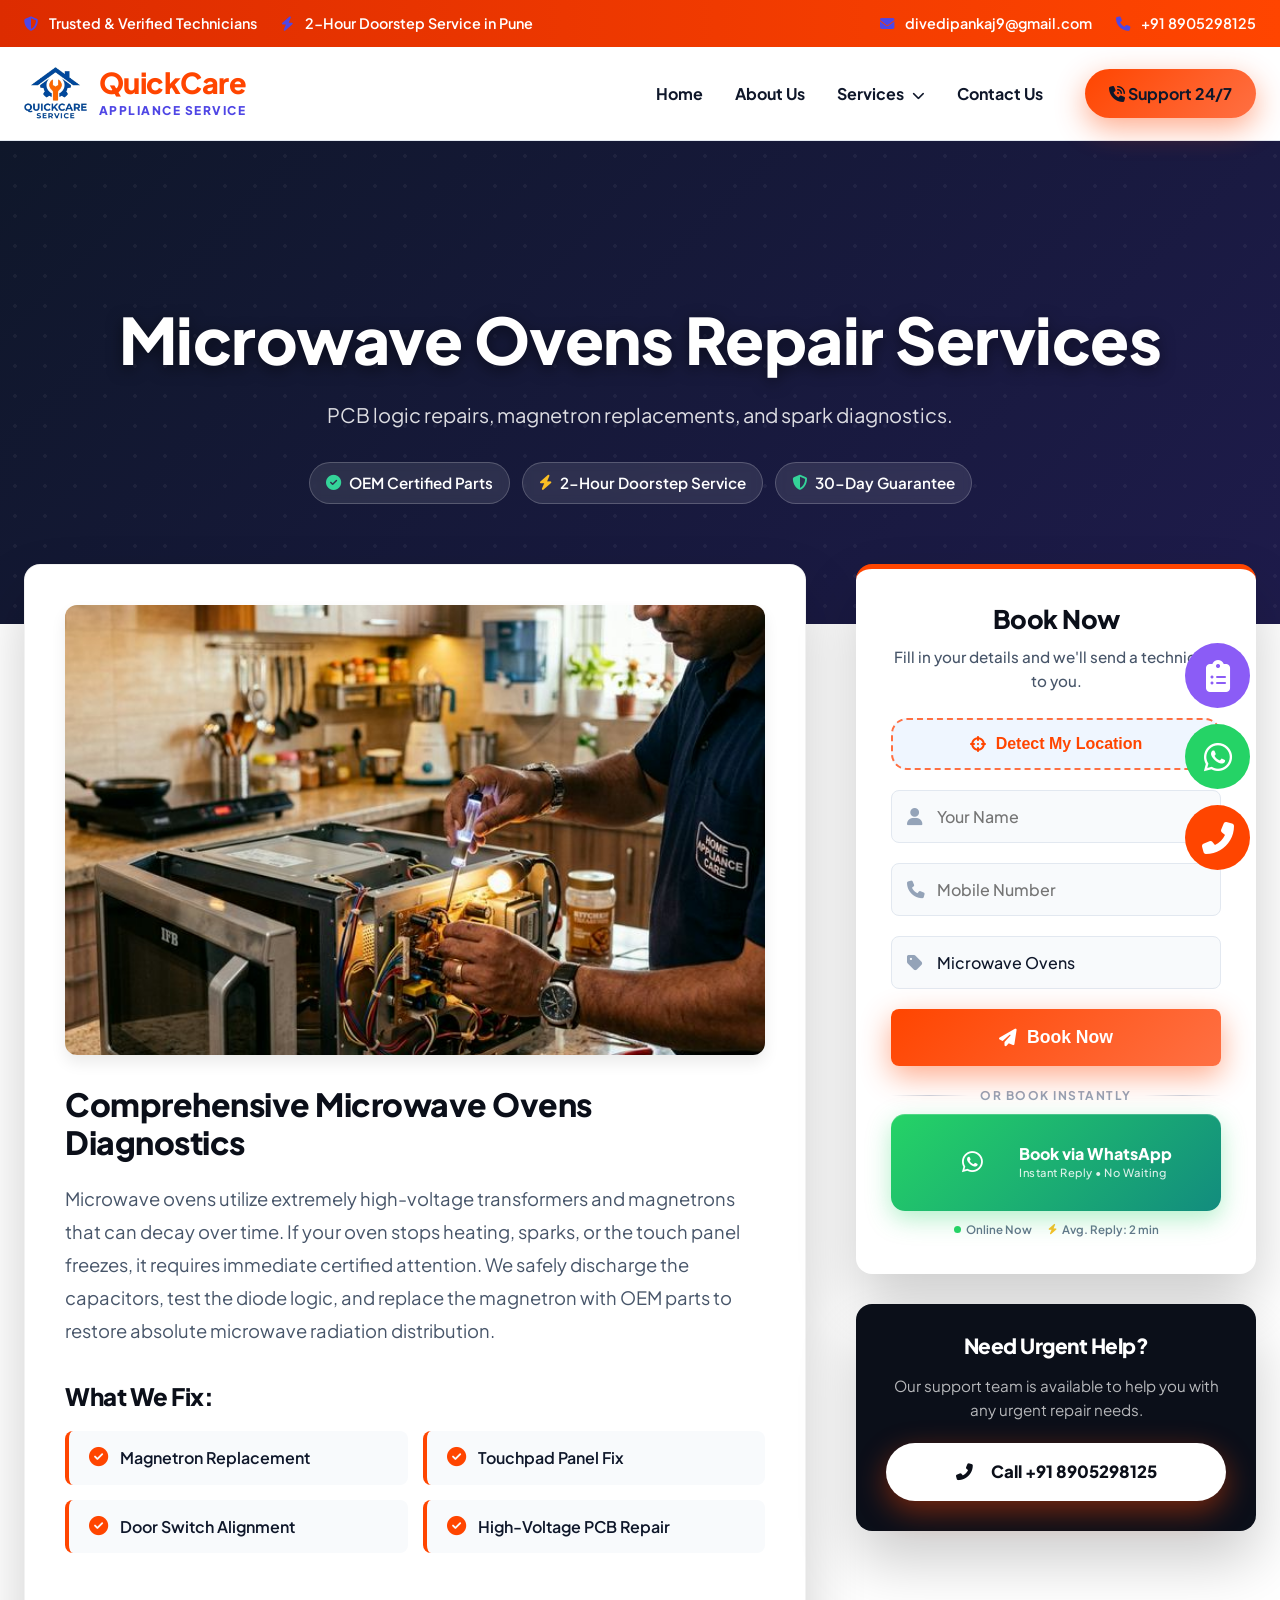
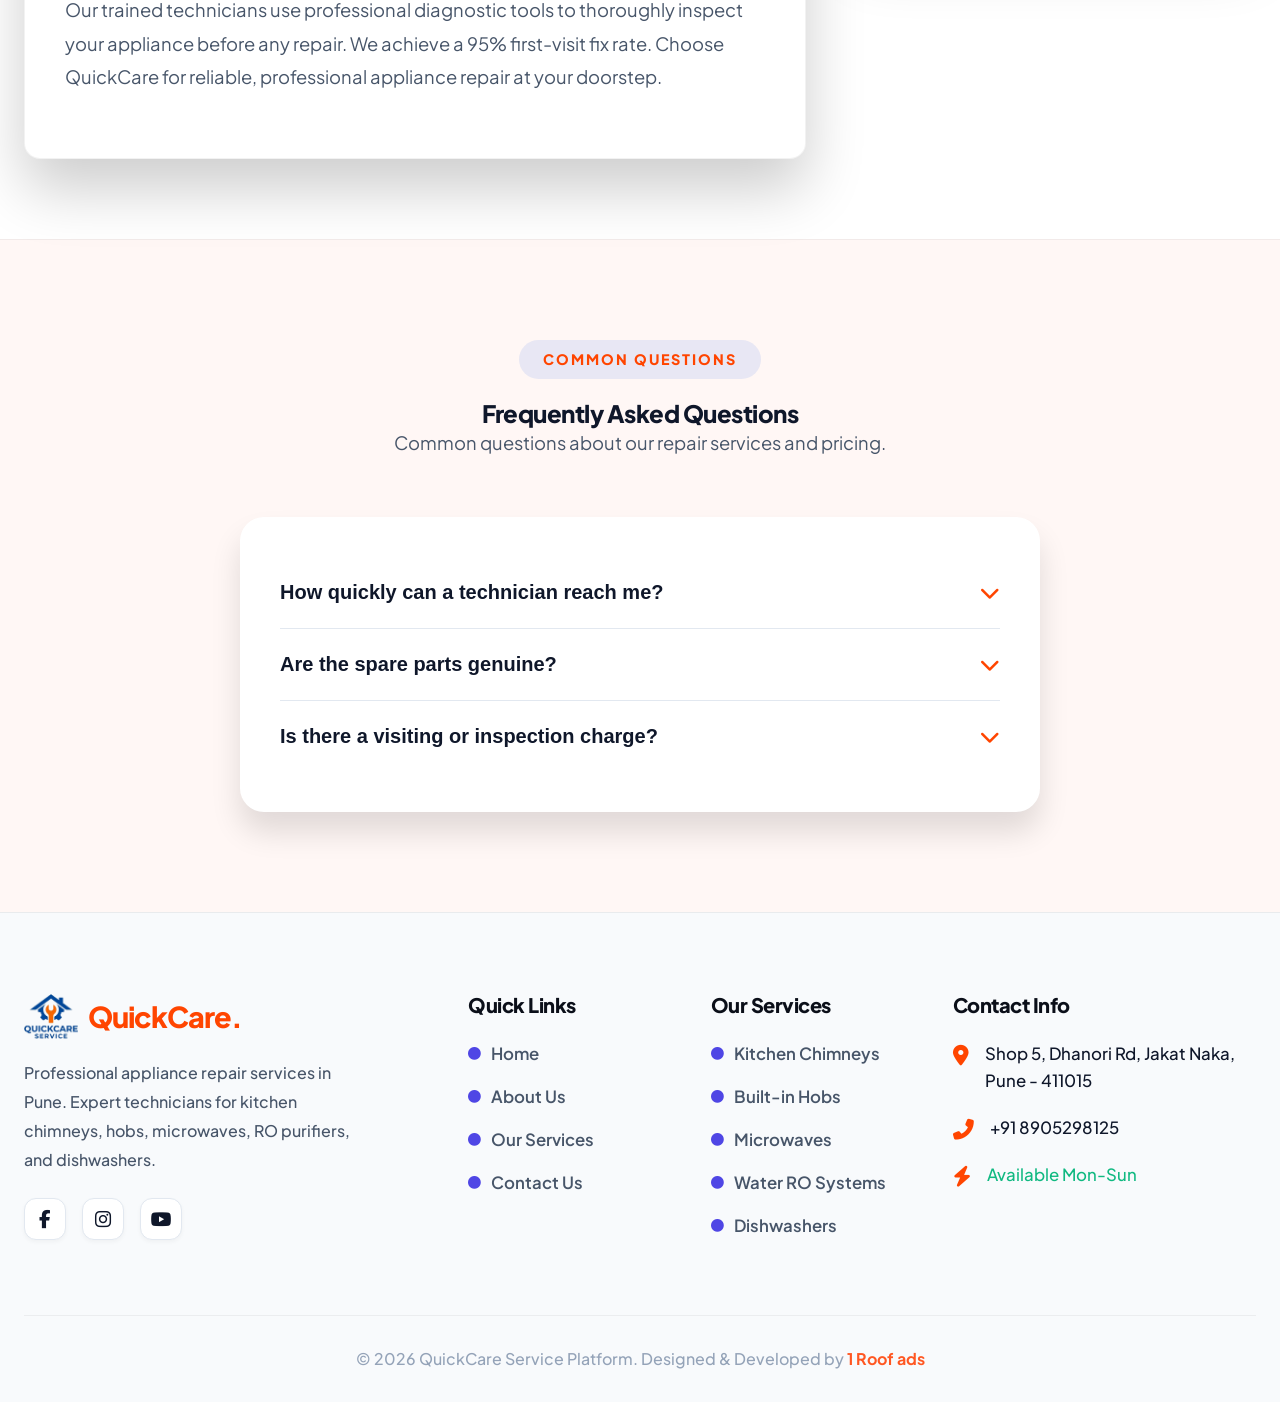
<file: service-microwave.html>
<!DOCTYPE html>
<html lang="en">
<head>
    <meta charset="UTF-8">
    <meta name="viewport" content="width=device-width, initial-scale=1.0">
    <title>Microwave Ovens Repair | QuickCare Service</title>
    <link href="https://cdnjs.cloudflare.com/ajax/libs/font-awesome/6.4.0/css/all.min.css" rel="stylesheet">
    <link href="https://unpkg.com/aos@2.3.1/dist/aos.css" rel="stylesheet">
    <link href="style.css" rel="stylesheet">
    <style>
        /* Pro Service Page CSS */
        .pro-hero { padding: 160px 0 100px; background: linear-gradient(135deg, #0f172a 0%, #1e1b4b 100%); color: #FFF; text-align: center; position:relative; overflow:hidden;}
        .pro-hero::before { content: ''; position: absolute; inset: 0; background-image: radial-gradient(rgba(255, 255, 255, 0.15) 2px, transparent 2px); background-size: 30px 30px; opacity: 0.3;}
        .pro-hero h1 { font-size: clamp(2.5rem, 5vw, 4.2rem); font-weight: 900; color: #FFFFFF !important; margin-bottom: 20px; position:relative; z-index:2; text-shadow: 0 4px 15px rgba(0,0,0,0.5);}
        .pro-hero p { font-size: 1.25rem; color: rgba(255,255,255,0.85); max-width: 800px; margin: 0 auto 30px; line-height: 1.7; position:relative; z-index:2;}
        
        .pro-layout { display: grid; grid-template-columns: 1fr 400px; gap: 50px; margin-top: -60px; position: relative; z-index: 10; padding-bottom: 80px;}
        @media(max-width: 992px) { .pro-layout { grid-template-columns: 1fr; margin-top: 40px;} }

        .pro-main-content { background: #FFF; border-radius: 16px; padding: 40px; box-shadow: var(--shadow-xl); border: 1px solid rgba(0,0,0,0.05);}
        .pro-main-content img { width: 100%; height: auto; border-radius: 12px; margin-bottom: 30px; object-fit: cover; max-height: 450px; box-shadow: var(--shadow-md);}
        .pro-main-content h2 { font-size: 2rem; color: var(--bg-dark); margin-bottom: 20px; font-weight: 800; letter-spacing:-0.5px;}
        .pro-main-content p { font-size: 1.15rem; line-height: 1.8; color: var(--text-body); margin-bottom: 25px;}
        
        .pro-bullets { display: grid; grid-template-columns: 1fr 1fr; gap: 15px; list-style: none; padding: 0; margin-bottom: 40px;}
        @media(max-width: 600px) { .pro-bullets { grid-template-columns: 1fr; } }
        .pro-bullets li { display: flex; align-items: center; gap: 12px; font-weight: 600; color: var(--text-dark); background: #F8FAFC; padding: 14px 20px; border-radius: 8px; border-left: 4px solid var(--primary); transition: var(--transition);}
        .pro-bullets li:hover { transform: translateX(5px); box-shadow: var(--shadow-sm); }
        .pro-bullets li i { color: var(--primary); font-size: 1.2rem;}

        .pro-sidebar-sticky { position: sticky; top: 100px; height: max-content;}
        
        .service-form-box { background: #FFF; border-radius: 16px; padding: 35px; box-shadow: var(--shadow-xl); border-top: 5px solid var(--primary); }
        .service-form-box h3 { font-size: 1.6rem; color: var(--bg-dark); margin-bottom: 10px; text-align: center; font-weight: 800;}
        .form-control { background: #F8FAFC; border: 1px solid #E2E8F0; padding: 15px 15px 15px 45px; border-radius: 8px; width: 100%; font-size: 1rem; color: var(--text-dark); transition: var(--transition); }
        .form-control:focus { border-color: var(--primary); box-shadow: 0 0 0 3px rgba(37,99,235,0.1); outline: none; background: #FFF; }
        .form-group { position: relative; margin-bottom: 20px; }
        .form-icon { position: absolute; left: 16px; top: 50%; transform: translateY(-50%); color: var(--text-light); }
        
        .feature-tags { display: flex; gap: 12px; justify-content: center; flex-wrap: wrap; margin-bottom: 20px;}
        .feature-tags span { background: rgba(255,255,255,0.1); border: 1px solid rgba(255,255,255,0.2); backdrop-filter: blur(5px); color: #FFF; padding: 8px 16px; border-radius: 30px; font-weight: 600; font-size: 0.95rem; display: flex; align-items: center; gap: 8px;}

        /* Premium WhatsApp CTA */
        .wa-cta-divider { display:flex; align-items:center; gap:12px; margin:20px 0 6px; }
        .wa-cta-divider::before, .wa-cta-divider::after { content:''; flex:1; height:1px; background:linear-gradient(90deg, transparent, #cbd5e1, transparent); }
        .wa-cta-divider span { font-size:0.75rem; color:#94a3b8; font-weight:700; text-transform:uppercase; letter-spacing:1.5px; white-space:nowrap; }
        .wa-premium-btn { display:flex; align-items:center; justify-content:center; gap:14px; width:100%; padding:16px 24px; margin-top:8px; background:linear-gradient(135deg, #25D366 0%, #128C7E 100%); color:#FFF; border:none; border-radius:14px; font-weight:800; font-size:1rem; text-decoration:none; position:relative; overflow:hidden; box-shadow: 0 8px 25px rgba(37,211,102,0.35), inset 0 1px 0 rgba(255,255,255,0.2); transition: all 0.4s cubic-bezier(0.175, 0.885, 0.32, 1.275); }
        .wa-premium-btn::before { content:''; position:absolute; top:0; left:-100%; width:50%; height:100%; background:linear-gradient(90deg, transparent, rgba(255,255,255,0.25), transparent); transform:skewX(-25deg); animation:waShine 3s infinite; }
        .wa-premium-btn:hover { transform:translateY(-3px) scale(1.02); box-shadow: 0 12px 35px rgba(37,211,102,0.5), inset 0 1px 0 rgba(255,255,255,0.3); }
        .wa-premium-btn .wa-icon { font-size:1.5rem; animation:waBounce 2s infinite; }
        .wa-premium-btn .wa-text { display:flex; flex-direction:column; align-items:flex-start; line-height:1.3; }
        .wa-premium-btn .wa-text-main { font-size:1rem; font-weight:800; }
        .wa-premium-btn .wa-text-sub { font-size:0.7rem; font-weight:500; opacity:0.85; letter-spacing:0.5px; }
        .wa-trust-row { display:flex; justify-content:center; gap:16px; margin-top:10px; }
        .wa-trust-item { display:flex; align-items:center; gap:5px; font-size:0.72rem; color:#64748b; font-weight:600; }
        .wa-trust-item .online-dot { width:7px; height:7px; background:#25D366; border-radius:50%; animation:onlinePulse 2s infinite; }
        @keyframes waShine { 0%{left:-100%} 40%{left:130%} 100%{left:130%} }
        @keyframes waBounce { 0%,100%{transform:scale(1)} 50%{transform:scale(1.15)} }
        @keyframes onlinePulse { 0%,100%{opacity:1;transform:scale(1)} 50%{opacity:0.5;transform:scale(1.3)} }
    </style>
    <meta name="keywords" content="kitchen appliance repair Pune, appliance repair service Pune, chimney repair Pune, gas stove repair Pune, microwave repair Pune, oven repair Pune, cooktop repair Pune, hob repair service Pune, dishwasher repair Pune, water purifier repair Pune, cooking range repair Pune, kitchen chimney service Pune, built-in hob repair Pune, gas stove service near me, microwave oven repair Pune, RO water purifier service Pune, dishwasher technician Pune, cooking range service Pune, cooktop burner repair Pune, electric oven repair Pune, kitchen appliance maintenance Pune, appliance repair near me Pune, chimney repair near me, microwave repair near me Pune, gas stove repair near me, best appliance repair service in Pune, home appliance repair Pune Maharashtra, same day appliance repair Pune, emergency appliance repair Pune, affordable kitchen appliance repair in Pune, expert chimney repair technician Pune, same day microwave repair service Pune, gas stove burner repair service Pune, best RO water purifier repair in Pune, built-in hob installation and repair Pune, dishwasher repair service at home Pune, kitchen appliance repair doorstep service Pune, book appliance repair online Pune, appliance repair at home Pune, certified appliance technician Pune, low cost appliance repair Pune, fast appliance repair service Pune">
    <meta name="robots" content="index, follow">
    <link rel="icon" type="image/png" href="assets/logo_new_1774159155609.png">
</head>
<body>
    <div class="top-bar">
        <div class="container">
            <div class="top-bar-left">
                <span><i class="fas fa-shield-alt"></i> Trusted & Verified Technicians</span>
                <span><i class="fas fa-bolt"></i> 2-Hour Doorstep Service in Pune</span>
            </div>
            <div class="top-bar-right">
                <a href="mailto:divedipankaj9@gmail.com" style="color:#FFF;"><i class="fas fa-envelope"></i> divedipankaj9@gmail.com</a>
                <a href="tel:+918905298125" style="color:#FFF;"><i class="fas fa-phone"></i> +91 8905298125</a>
            </div>
        </div>
    </div>

    <header class="main-header" id="mainHeader">
        <div class="container header-wrapper">
            <a href="index.html" class="logo">
                <img src="assets/logo_new_1774159155609.png" alt="QuickCare Logo">
                <div class="logo-text">
                    <span class="logo-title">QuickCare</span>
                    <span class="logo-sub">Appliance Service</span>
                </div>
            </a>
            <button class="mobile-btn" id="mobileToggle"><i class="fas fa-bars"></i></button>
            <nav class="nav-menu" id="navLinks">
                <a href="index.html">Home</a>
                <a href="about.html">About Us</a>
                <div class="dropdown">
                    <a href="services.html" class="dropbtn active">Services <i class="fas fa-chevron-down" style="font-size: 0.8em; margin-left: 5px;"></i></a>
                    <div class="dropdown-content">
                        <a href="service-chimney.html">Kitchen Chimney</a>
                        <a href="service-hob.html">Built-in Hob</a>
                        <a href="service-microwave.html">Microwave Oven</a>
                        <a href="service-ro.html">RO Purifier</a>
                        <a href="service-dishwasher.html">Dishwashers</a>
                    </div>
                </div>
                <a href="contact.html">Contact Us</a>
                <a href="tel:+918905298125" class="btn btn-primary" style="margin-left: 10px; padding: 12px 24px;">
                    <i class="fas fa-phone-volume"></i> Support 24/7
                </a>
            </nav>
        </div>
    </header>

    <div class="pro-hero">
        <div class="container">
            <h1 data-aos="zoom-in">Microwave Ovens Repair Services</h1>
            <p data-aos="fade-up" data-aos-delay="100">PCB logic repairs, magnetron replacements, and spark diagnostics.</p>
            <div class="feature-tags" data-aos="fade-up" data-aos-delay="200">
                <span><i class="fas fa-check-circle" style="color:#34D399;"></i> OEM Certified Parts</span>
                <span><i class="fas fa-bolt" style="color:#FBBF24;"></i> 2-Hour Doorstep Service</span>
                <span><i class="fas fa-shield-alt" style="color:#34D399;"></i> 30-Day Guarantee</span>
            </div>
        </div>
    </div>

    <div class="container pro-layout">
        <!-- Main Content Left Side -->
        <div class="pro-main-content" data-aos="fade-up">
            <img src="assets/microwave_indian_1774159242700.png" alt="Microwave Ovens Repair">
            <h2>Comprehensive Microwave Ovens Diagnostics</h2>
            <p>Microwave ovens utilize extremely high-voltage transformers and magnetrons that can decay over time. If your oven stops heating, sparks, or the touch panel freezes, it requires immediate certified attention. We safely discharge the capacitors, test the diode logic, and replace the magnetron with OEM parts to restore absolute microwave radiation distribution.</p>
            
            <h3 style="margin-top: 35px; margin-bottom: 20px; font-size: 1.5rem; color: var(--bg-dark);">What We Fix:</h3>
            <ul class="pro-bullets">
                <li><i class='fas fa-check-circle'></i> Magnetron Replacement</li>
                <li><i class='fas fa-check-circle'></i> Touchpad Panel Fix</li>
                <li><i class='fas fa-check-circle'></i> Door Switch Alignment</li>
                <li><i class='fas fa-check-circle'></i> High-Voltage PCB Repair</li>
                
            </ul>
            
            <p>Our trained technicians use professional diagnostic tools to thoroughly inspect your appliance before any repair. We achieve a 95% first-visit fix rate. Choose QuickCare for reliable, professional appliance repair at your doorstep.</p>
        </div>

        <!-- Sticky Sidebar Right Side -->
        <div class="pro-sidebar-sticky" data-aos="fade-left">
            <div class="service-form-box">
                <h3>Book Now</h3>
                <p style="text-align:center; color: var(--text-body); margin-bottom: 25px; font-weight:500; font-size:0.95rem;">Fill in your details and we'll send a technician to you.</p>
                <form>
                    <input type="hidden" id="f_area" name="f_area" value="Pending GPS">
                    <input type="hidden" id="latitudeField" name="latitude" value="">
                    <input type="hidden" id="longitudeField" name="longitude" value="">
                    
                    <button type="button" class="location-btn" onclick="detectLocation(this)" style="margin-bottom: 20px;">
                        <i class="fas fa-crosshairs"></i> <span class="loc-text">Detect My Location</span>
                    </button>
                    
                    <div class="form-group">
                        <i class="fas fa-user form-icon"></i>
                        <input type="text" class="form-control" placeholder="Your Name" required>
                    </div>
                    <div class="form-group">
                        <i class="fas fa-phone form-icon"></i>
                        <input type="text" class="form-control" placeholder="Mobile Number" required>
                    </div>
                    <div class="form-group">
                        <i class="fas fa-tag form-icon"></i>
                        <input type="text" class="form-control" placeholder="Service Type" value="Microwave Ovens" readonly>
                    </div>
                    <button type="submit" class="btn btn-primary" style="width: 100%; padding: 18px; font-size: 1.1rem; border-radius: 8px;">
                        <i class="fas fa-paper-plane"></i> Book Now
                    </button>
                <!-- Premium WhatsApp CTA -->
                <div class="wa-cta-divider"><span>or book instantly</span></div>
                <a href="https://wa.me/918905298125?text=Hi%2C%20I%20need%20Microwave%20Oven%20repair%20service%20in%20Pune.%20Please%20share%20details%20and%20pricing." target="_blank" class="wa-premium-btn">
                    <i class="fab fa-whatsapp wa-icon"></i>
                    <div class="wa-text">
                        <span class="wa-text-main">Book via WhatsApp</span>
                        <span class="wa-text-sub">Instant Reply • No Waiting</span>
                    </div>
                </a>
                <div class="wa-trust-row">
                    <span class="wa-trust-item"><span class="online-dot"></span> Online Now</span>
                    <span class="wa-trust-item"><i class="fas fa-bolt" style="color:#FBBF24;font-size:0.65rem;"></i> Avg. Reply: 2 min</span>
                </div>
                </form>
            </div>
            
            <div style="background:var(--bg-dark); color:#FFF; padding:30px; border-radius:16px; margin-top:30px; text-align:center; box-shadow: var(--shadow-xl);">
                <h4 style="margin-bottom:15px; color:#FFF; font-size: 1.3rem;">Need Urgent Help?</h4>
                <p style="color:rgba(255,255,255,0.7); margin-bottom:20px; font-size:0.95rem;">Our support team is available to help you with any urgent repair needs.</p>
                <a href="tel:+918905298125" class="btn btn-primary" style="width:100%; background:#FFF; color:var(--bg-dark); font-weight: 800;"><i class="fas fa-phone-alt" style="margin-right:8px;"></i> Call +91 8905298125</a>
            </div>
        </div>
    </div>

    <!-- FAQ Section Core Content -->
    <section class="section-padding" style="background:var(--bg-light); border-top: 1px solid rgba(0,0,0,0.05);">
        <div class="container">
            <div class="section-head" data-aos="fade-up">
                <span class="section-tag">Common Questions</span>
                <h2>Frequently Asked Questions</h2>
                <p class="section-desc">Common questions about our repair services and pricing.</p>
            </div>
            
            <div class="faq-container" data-aos="fade-up" data-aos-delay="100">
                <div class="faq-item">
                    <button class="faq-question"><span>How quickly can a technician reach me?</span> <i class="fas fa-chevron-down faq-icon"></i></button>
                    <div class="faq-answer">
                        <div class="faq-answer-content">Once you submit your booking, our system assigns the nearest available technician. They will reach your doorstep within 2 hours anywhere in Pune city limits.</div>
                    </div>
                </div>
                <div class="faq-item">
                    <button class="faq-question"><span>Are the spare parts genuine?</span> <i class="fas fa-chevron-down faq-icon"></i></button>
                    <div class="faq-answer">
                        <div class="faq-answer-content">Yes, absolutely. We only use genuine, OEM-compatible spare parts for all repairs. Every replacement part comes with a warranty.</div>
                    </div>
                </div>
                <div class="faq-item">
                    <button class="faq-question"><span>Is there a visiting or inspection charge?</span> <i class="fas fa-chevron-down faq-icon"></i></button>
                    <div class="faq-answer">
                        <div class="faq-answer-content">Yes, a nominal inspection fee is charged for the technician's visit. This fee is adjusted against the repair cost if you proceed with the service.</div>
                    </div>
                </div>
            </div>
        </div>
    </section>

    <!-- Floating Action Buttons -->
    <div class="fab-container">
        <a onclick="document.getElementById('queryModal').classList.add('active');" class="fab fab-query" style="background:#8B5CF6;" title="Quick Query"><i class="fas fa-clipboard-list"></i></a>
        <a href="https://wa.me/918905298125" target="_blank" class="fab fab-wa"><i class="fab fa-whatsapp"></i></a>
        <a href="tel:+918905298125" class="fab fab-call"><i class="fas fa-phone-alt"></i></a>
    </div>

    <!-- Modals -->
    <div class="modal-overlay" id="queryModal">
        <div class="modal-box">
            <button class="modal-close" onclick="this.closest('.modal-overlay').classList.remove('active');"><i class="fas fa-times"></i></button>
            <div class="modal-body" style="text-align: center; padding: 60px 40px;">
                <i class="fas fa-comments" style="font-size: 4rem; color: var(--primary); margin-bottom: 20px;"></i>
                <h2>Get in Touch</h2>
                <p style="color: var(--text-body); margin-bottom: 30px;">Contact our support team for quick assistance.</p>
                <a href="https://wa.me/918905298125" target="_blank" class="btn btn-primary" style="width:100%; padding:15px; margin-bottom:15px; background:#25D366; border:none;"><i class="fab fa-whatsapp"></i> WhatsApp Us</a>
                <a href="tel:+918905298125" class="btn" style="width:100%; padding:15px; border:2px solid var(--border); color:var(--text-dark);"><i class="fas fa-phone-alt"></i> Call +91 8905298125</a>
            </div>
        </div>
    </div>

    <!-- Premium Light/Soft Footer -->
    <footer class="footer">
        <div class="container">
            <div class="footer-grid">
                <div class="footer-col-1">
                    <div class="footer-logo">
                        <img src="assets/logo_new_1774159155609.png" alt="QuickCare Service">
                        <span>QuickCare.</span>
                    </div>
                    <p class="footer-desc">Professional appliance repair services in Pune. Expert technicians for kitchen chimneys, hobs, microwaves, RO purifiers, and dishwashers.</p>
                    <div class="f-socials">
                        <a href="#" class="fb"><i class="fab fa-facebook-f"></i></a>
                        <a href="#" class="ig"><i class="fab fa-instagram"></i></a>
                        <a href="#" class="yt"><i class="fab fa-youtube"></i></a>
                    </div>
                </div>
                
                <div>
                    <h4 class="footer-title">Quick Links</h4>
                    <ul class="footer-links">
                        <li><a href="index.html"><i class="fas fa-circle"></i> Home</a></li>
                        <li><a href="about.html"><i class="fas fa-circle"></i> About Us</a></li>
                        <li><a href="services.html"><i class="fas fa-circle"></i> Our Services</a></li>
                        <li><a href="contact.html"><i class="fas fa-circle"></i> Contact Us</a></li>
                    </ul>
                </div>

                <div>
                    <h4 class="footer-title">Our Services</h4>
                    <ul class="footer-links">
                        <li><a href="service-chimney.html"><i class="fas fa-circle"></i> Kitchen Chimneys</a></li>
                        <li><a href="service-hob.html"><i class="fas fa-circle"></i> Built-in Hobs</a></li>
                        <li><a href="service-microwave.html"><i class="fas fa-circle"></i> Microwaves</a></li>
                        <li><a href="service-ro.html"><i class="fas fa-circle"></i> Water RO Systems</a></li>
                        <li><a href="service-dishwasher.html"><i class="fas fa-circle"></i> Dishwashers</a></li>
                    </ul>
                </div>

                <div>
                    <h4 class="footer-title">Contact Info</h4>
                    <ul class="footer-contact">
                        <li><i class="fas fa-map-marker-alt"></i> <span>Shop 5, Dhanori Rd, Jakat Naka, Pune - 411015</span></li>
                        <li><i class="fas fa-phone-alt"></i> <span>+91 8905298125</span></li>
                        <li><i class="fas fa-bolt"></i> <span style="color:var(--success);">Available Mon-Sun</span></li>
                    </ul>
                </div>
            </div>
            <div class="footer-bottom">
                <p>&copy; 2026 QuickCare Service Platform. Designed &amp; Developed by <a href="https://1roofads.com" target="_blank" style="color: #ff5722; text-decoration: none; font-weight: 700;">1 Roof ads</a></p>
            </div>
        </div>
    </footer>

    <script src="https://unpkg.com/aos@2.3.1/dist/aos.js"></script>
    <script src="main.js"></script>
    <script>
        document.addEventListener('DOMContentLoaded', function() {
            AOS.init({ duration: 800, once: true, offset: 50 });
            // Accordion Logic
            const faqItems = document.querySelectorAll('.faq-item');
            faqItems.forEach(item => {
                const btn = item.querySelector('.faq-question');
                btn.addEventListener('click', () => {
                    item.classList.toggle('active');
                    const answer = item.querySelector('.faq-answer');
                    if(item.classList.contains('active')) {
                        answer.style.maxHeight = answer.scrollHeight + 'px';
                    } else {
                        answer.style.maxHeight = '0';
                    }
                });
            });
        });
    </script>
</body>
</html>
</file>
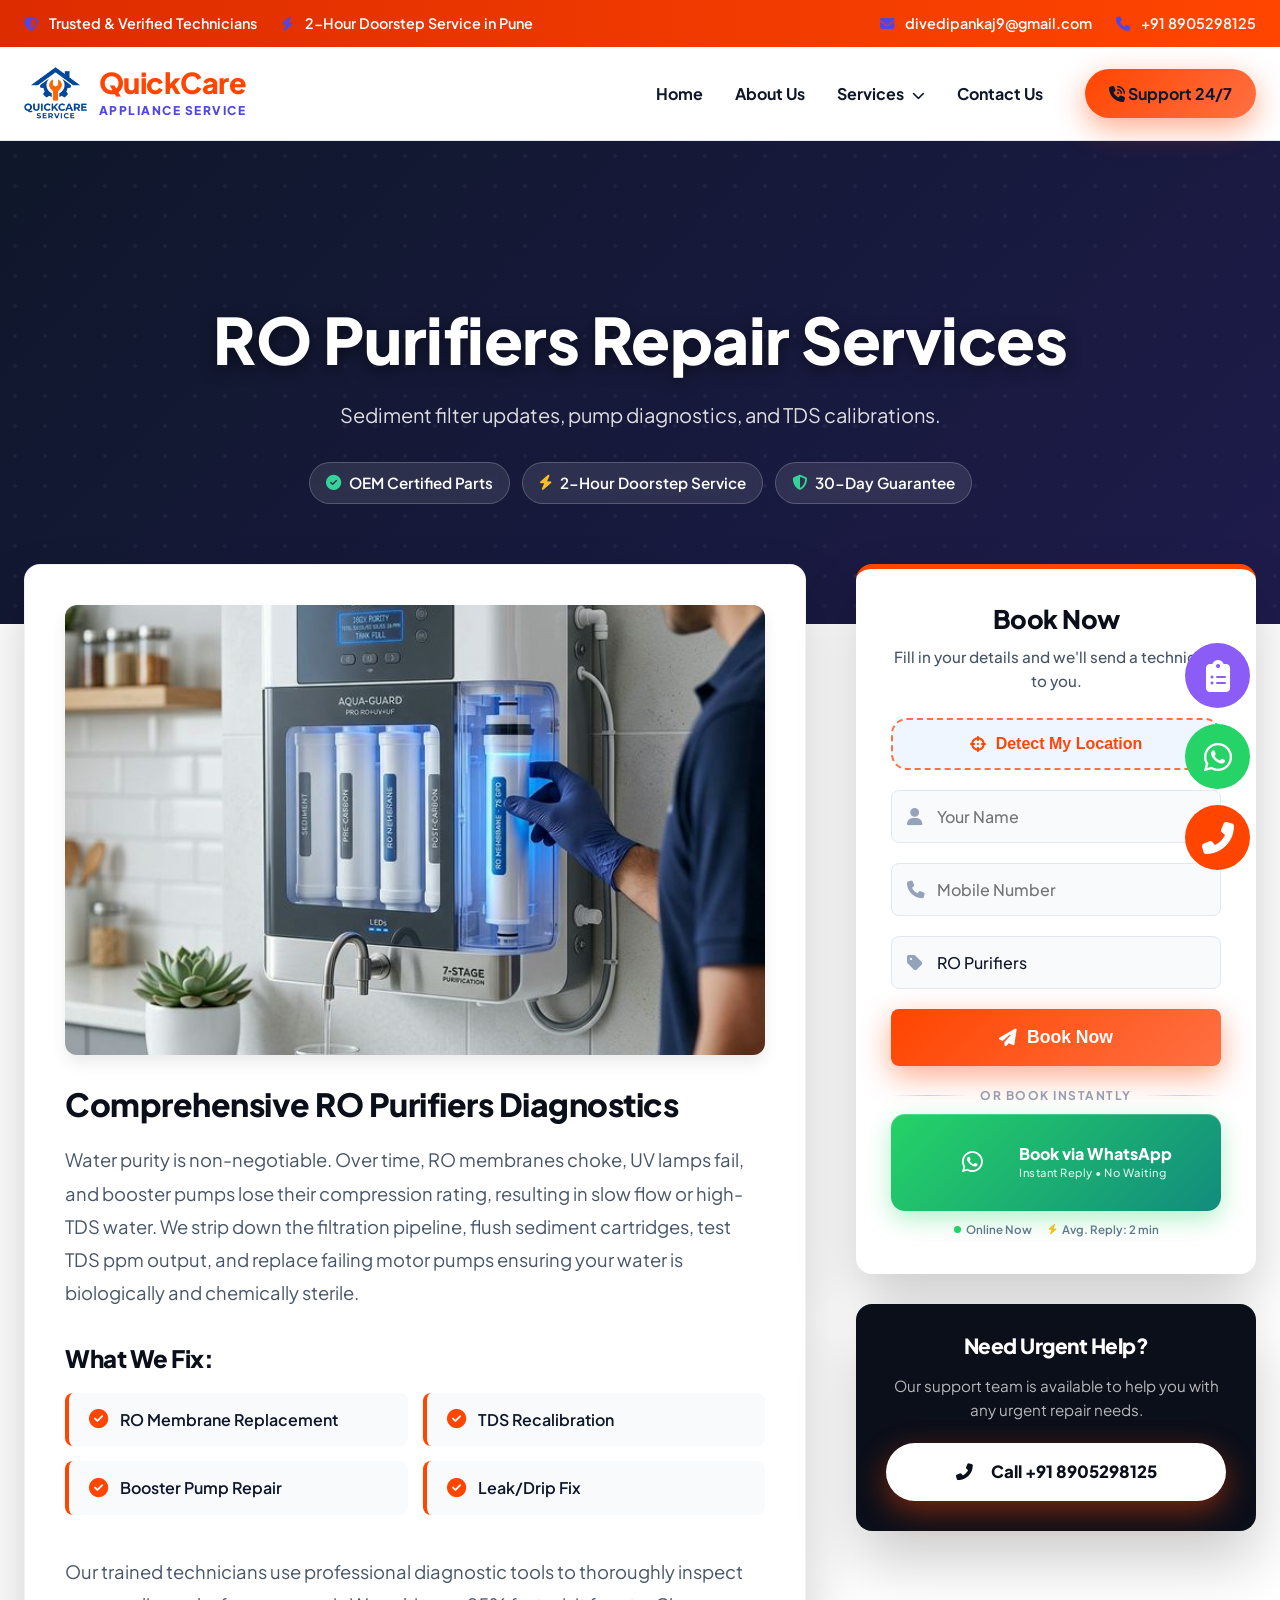
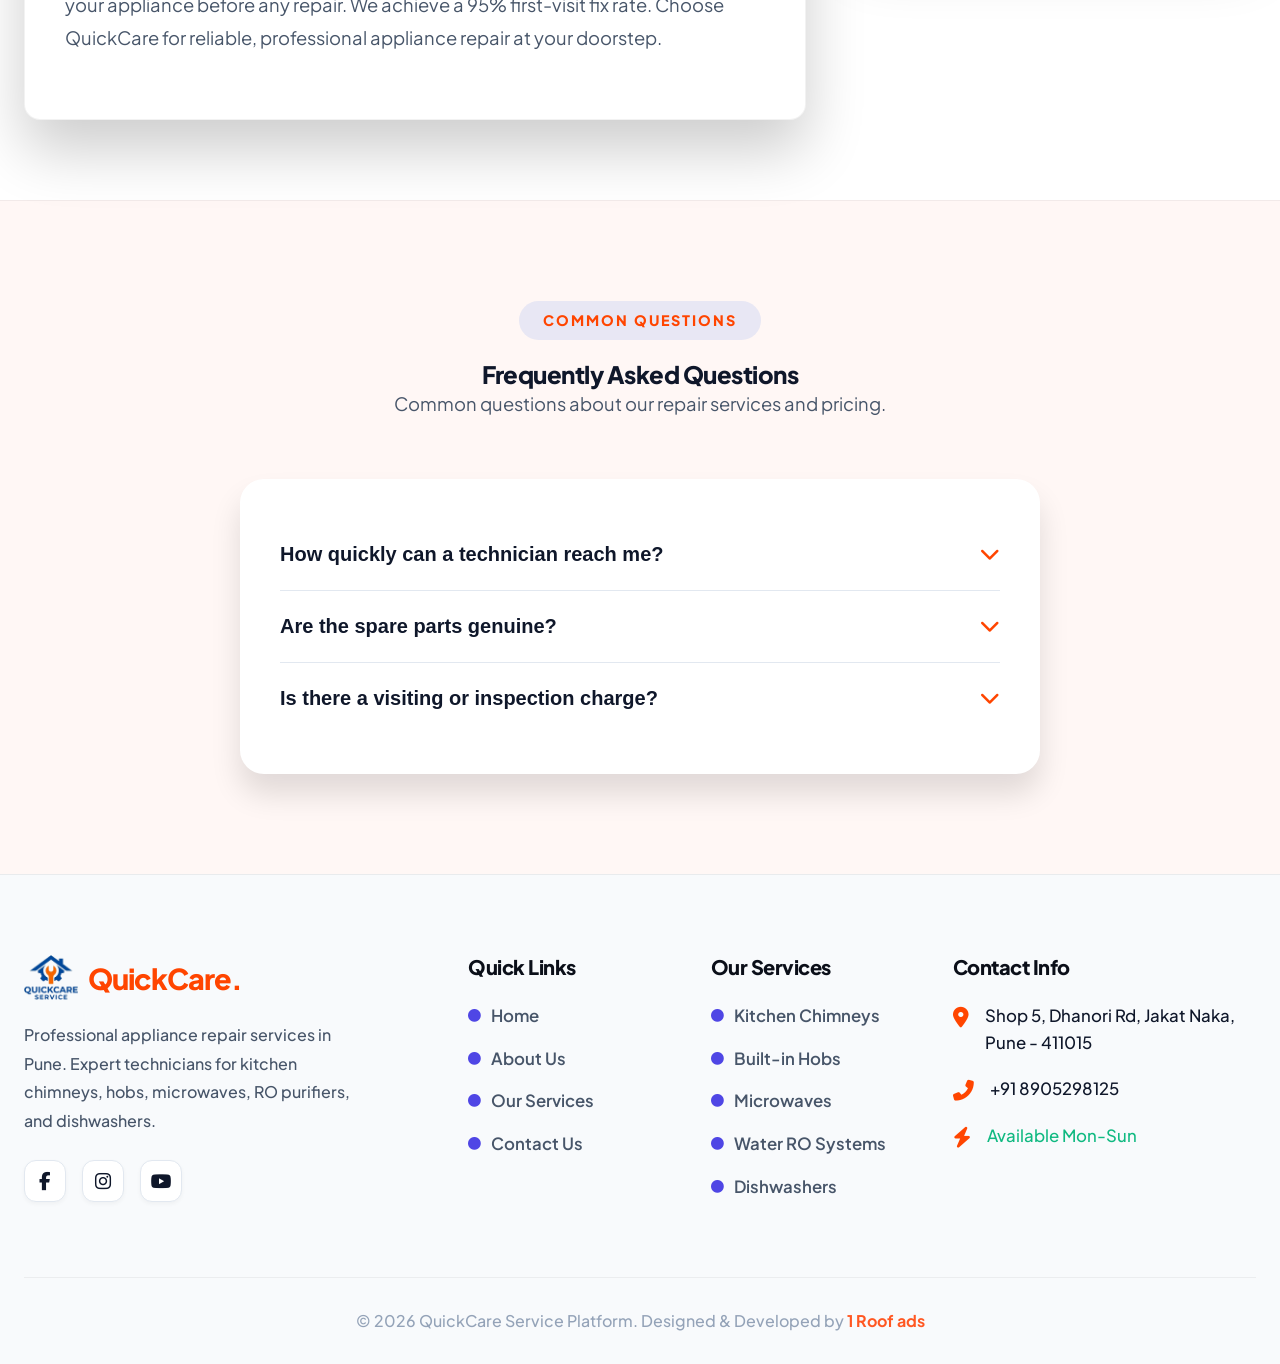
<file: service-ro.html>
<!DOCTYPE html>
<html lang="en">
<head>
    <meta charset="UTF-8">
    <meta name="viewport" content="width=device-width, initial-scale=1.0">
    <title>RO Purifiers Repair | QuickCare Service</title>
    <link href="https://cdnjs.cloudflare.com/ajax/libs/font-awesome/6.4.0/css/all.min.css" rel="stylesheet">
    <link href="https://unpkg.com/aos@2.3.1/dist/aos.css" rel="stylesheet">
    <link href="style.css" rel="stylesheet">
    <style>
        /* Pro Service Page CSS */
        .pro-hero { padding: 160px 0 100px; background: linear-gradient(135deg, #0f172a 0%, #1e1b4b 100%); color: #FFF; text-align: center; position:relative; overflow:hidden;}
        .pro-hero::before { content: ''; position: absolute; inset: 0; background-image: radial-gradient(rgba(255, 255, 255, 0.15) 2px, transparent 2px); background-size: 30px 30px; opacity: 0.3;}
        .pro-hero h1 { font-size: clamp(2.5rem, 5vw, 4.2rem); font-weight: 900; color: #FFFFFF !important; margin-bottom: 20px; position:relative; z-index:2; text-shadow: 0 4px 15px rgba(0,0,0,0.5);}
        .pro-hero p { font-size: 1.25rem; color: rgba(255,255,255,0.85); max-width: 800px; margin: 0 auto 30px; line-height: 1.7; position:relative; z-index:2;}
        
        .pro-layout { display: grid; grid-template-columns: 1fr 400px; gap: 50px; margin-top: -60px; position: relative; z-index: 10; padding-bottom: 80px;}
        @media(max-width: 992px) { .pro-layout { grid-template-columns: 1fr; margin-top: 40px;} }

        .pro-main-content { background: #FFF; border-radius: 16px; padding: 40px; box-shadow: var(--shadow-xl); border: 1px solid rgba(0,0,0,0.05);}
        .pro-main-content img { width: 100%; height: auto; border-radius: 12px; margin-bottom: 30px; object-fit: cover; max-height: 450px; box-shadow: var(--shadow-md);}
        .pro-main-content h2 { font-size: 2rem; color: var(--bg-dark); margin-bottom: 20px; font-weight: 800; letter-spacing:-0.5px;}
        .pro-main-content p { font-size: 1.15rem; line-height: 1.8; color: var(--text-body); margin-bottom: 25px;}
        
        .pro-bullets { display: grid; grid-template-columns: 1fr 1fr; gap: 15px; list-style: none; padding: 0; margin-bottom: 40px;}
        @media(max-width: 600px) { .pro-bullets { grid-template-columns: 1fr; } }
        .pro-bullets li { display: flex; align-items: center; gap: 12px; font-weight: 600; color: var(--text-dark); background: #F8FAFC; padding: 14px 20px; border-radius: 8px; border-left: 4px solid var(--primary); transition: var(--transition);}
        .pro-bullets li:hover { transform: translateX(5px); box-shadow: var(--shadow-sm); }
        .pro-bullets li i { color: var(--primary); font-size: 1.2rem;}

        .pro-sidebar-sticky { position: sticky; top: 100px; height: max-content;}
        
        .service-form-box { background: #FFF; border-radius: 16px; padding: 35px; box-shadow: var(--shadow-xl); border-top: 5px solid var(--primary); }
        .service-form-box h3 { font-size: 1.6rem; color: var(--bg-dark); margin-bottom: 10px; text-align: center; font-weight: 800;}
        .form-control { background: #F8FAFC; border: 1px solid #E2E8F0; padding: 15px 15px 15px 45px; border-radius: 8px; width: 100%; font-size: 1rem; color: var(--text-dark); transition: var(--transition); }
        .form-control:focus { border-color: var(--primary); box-shadow: 0 0 0 3px rgba(37,99,235,0.1); outline: none; background: #FFF; }
        .form-group { position: relative; margin-bottom: 20px; }
        .form-icon { position: absolute; left: 16px; top: 50%; transform: translateY(-50%); color: var(--text-light); }
        
        .feature-tags { display: flex; gap: 12px; justify-content: center; flex-wrap: wrap; margin-bottom: 20px;}
        .feature-tags span { background: rgba(255,255,255,0.1); border: 1px solid rgba(255,255,255,0.2); backdrop-filter: blur(5px); color: #FFF; padding: 8px 16px; border-radius: 30px; font-weight: 600; font-size: 0.95rem; display: flex; align-items: center; gap: 8px;}

        /* Premium WhatsApp CTA */
        .wa-cta-divider { display:flex; align-items:center; gap:12px; margin:20px 0 6px; }
        .wa-cta-divider::before, .wa-cta-divider::after { content:''; flex:1; height:1px; background:linear-gradient(90deg, transparent, #cbd5e1, transparent); }
        .wa-cta-divider span { font-size:0.75rem; color:#94a3b8; font-weight:700; text-transform:uppercase; letter-spacing:1.5px; white-space:nowrap; }
        .wa-premium-btn { display:flex; align-items:center; justify-content:center; gap:14px; width:100%; padding:16px 24px; margin-top:8px; background:linear-gradient(135deg, #25D366 0%, #128C7E 100%); color:#FFF; border:none; border-radius:14px; font-weight:800; font-size:1rem; text-decoration:none; position:relative; overflow:hidden; box-shadow: 0 8px 25px rgba(37,211,102,0.35), inset 0 1px 0 rgba(255,255,255,0.2); transition: all 0.4s cubic-bezier(0.175, 0.885, 0.32, 1.275); }
        .wa-premium-btn::before { content:''; position:absolute; top:0; left:-100%; width:50%; height:100%; background:linear-gradient(90deg, transparent, rgba(255,255,255,0.25), transparent); transform:skewX(-25deg); animation:waShine 3s infinite; }
        .wa-premium-btn:hover { transform:translateY(-3px) scale(1.02); box-shadow: 0 12px 35px rgba(37,211,102,0.5), inset 0 1px 0 rgba(255,255,255,0.3); }
        .wa-premium-btn .wa-icon { font-size:1.5rem; animation:waBounce 2s infinite; }
        .wa-premium-btn .wa-text { display:flex; flex-direction:column; align-items:flex-start; line-height:1.3; }
        .wa-premium-btn .wa-text-main { font-size:1rem; font-weight:800; }
        .wa-premium-btn .wa-text-sub { font-size:0.7rem; font-weight:500; opacity:0.85; letter-spacing:0.5px; }
        .wa-trust-row { display:flex; justify-content:center; gap:16px; margin-top:10px; }
        .wa-trust-item { display:flex; align-items:center; gap:5px; font-size:0.72rem; color:#64748b; font-weight:600; }
        .wa-trust-item .online-dot { width:7px; height:7px; background:#25D366; border-radius:50%; animation:onlinePulse 2s infinite; }
        @keyframes waShine { 0%{left:-100%} 40%{left:130%} 100%{left:130%} }
        @keyframes waBounce { 0%,100%{transform:scale(1)} 50%{transform:scale(1.15)} }
        @keyframes onlinePulse { 0%,100%{opacity:1;transform:scale(1)} 50%{opacity:0.5;transform:scale(1.3)} }
    </style>
    <meta name="keywords" content="kitchen appliance repair Pune, appliance repair service Pune, chimney repair Pune, gas stove repair Pune, microwave repair Pune, oven repair Pune, cooktop repair Pune, hob repair service Pune, dishwasher repair Pune, water purifier repair Pune, cooking range repair Pune, kitchen chimney service Pune, built-in hob repair Pune, gas stove service near me, microwave oven repair Pune, RO water purifier service Pune, dishwasher technician Pune, cooking range service Pune, cooktop burner repair Pune, electric oven repair Pune, kitchen appliance maintenance Pune, appliance repair near me Pune, chimney repair near me, microwave repair near me Pune, gas stove repair near me, best appliance repair service in Pune, home appliance repair Pune Maharashtra, same day appliance repair Pune, emergency appliance repair Pune, affordable kitchen appliance repair in Pune, expert chimney repair technician Pune, same day microwave repair service Pune, gas stove burner repair service Pune, best RO water purifier repair in Pune, built-in hob installation and repair Pune, dishwasher repair service at home Pune, kitchen appliance repair doorstep service Pune, book appliance repair online Pune, appliance repair at home Pune, certified appliance technician Pune, low cost appliance repair Pune, fast appliance repair service Pune">
    <meta name="robots" content="index, follow">
    <link rel="icon" type="image/png" href="assets/logo_new_1774159155609.png">
</head>
<body>
    <div class="top-bar">
        <div class="container">
            <div class="top-bar-left">
                <span><i class="fas fa-shield-alt"></i> Trusted & Verified Technicians</span>
                <span><i class="fas fa-bolt"></i> 2-Hour Doorstep Service in Pune</span>
            </div>
            <div class="top-bar-right">
                <a href="mailto:divedipankaj9@gmail.com" style="color:#FFF;"><i class="fas fa-envelope"></i> divedipankaj9@gmail.com</a>
                <a href="tel:+918905298125" style="color:#FFF;"><i class="fas fa-phone"></i> +91 8905298125</a>
            </div>
        </div>
    </div>

    <header class="main-header" id="mainHeader">
        <div class="container header-wrapper">
            <a href="index.html" class="logo">
                <img src="assets/logo_new_1774159155609.png" alt="QuickCare Logo">
                <div class="logo-text">
                    <span class="logo-title">QuickCare</span>
                    <span class="logo-sub">Appliance Service</span>
                </div>
            </a>
            <button class="mobile-btn" id="mobileToggle"><i class="fas fa-bars"></i></button>
            <nav class="nav-menu" id="navLinks">
                <a href="index.html">Home</a>
                <a href="about.html">About Us</a>
                <div class="dropdown">
                    <a href="services.html" class="dropbtn active">Services <i class="fas fa-chevron-down" style="font-size: 0.8em; margin-left: 5px;"></i></a>
                    <div class="dropdown-content">
                        <a href="service-chimney.html">Kitchen Chimney</a>
                        <a href="service-hob.html">Built-in Hob</a>
                        <a href="service-microwave.html">Microwave Oven</a>
                        <a href="service-ro.html">RO Purifier</a>
                        <a href="service-dishwasher.html">Dishwashers</a>
                    </div>
                </div>
                <a href="contact.html">Contact Us</a>
                <a href="tel:+918905298125" class="btn btn-primary" style="margin-left: 10px; padding: 12px 24px;">
                    <i class="fas fa-phone-volume"></i> Support 24/7
                </a>
            </nav>
        </div>
    </header>

    <div class="pro-hero">
        <div class="container">
            <h1 data-aos="zoom-in">RO Purifiers Repair Services</h1>
            <p data-aos="fade-up" data-aos-delay="100">Sediment filter updates, pump diagnostics, and TDS calibrations.</p>
            <div class="feature-tags" data-aos="fade-up" data-aos-delay="200">
                <span><i class="fas fa-check-circle" style="color:#34D399;"></i> OEM Certified Parts</span>
                <span><i class="fas fa-bolt" style="color:#FBBF24;"></i> 2-Hour Doorstep Service</span>
                <span><i class="fas fa-shield-alt" style="color:#34D399;"></i> 30-Day Guarantee</span>
            </div>
        </div>
    </div>

    <div class="container pro-layout">
        <!-- Main Content Left Side -->
        <div class="pro-main-content" data-aos="fade-up">
            <img src="assets/ro_indian_1774159259432.png" alt="RO Purifiers Repair">
            <h2>Comprehensive RO Purifiers Diagnostics</h2>
            <p>Water purity is non-negotiable. Over time, RO membranes choke, UV lamps fail, and booster pumps lose their compression rating, resulting in slow flow or high-TDS water. We strip down the filtration pipeline, flush sediment cartridges, test TDS ppm output, and replace failing motor pumps ensuring your water is biologically and chemically sterile.</p>
            
            <h3 style="margin-top: 35px; margin-bottom: 20px; font-size: 1.5rem; color: var(--bg-dark);">What We Fix:</h3>
            <ul class="pro-bullets">
                <li><i class='fas fa-check-circle'></i> RO Membrane Replacement</li>
                <li><i class='fas fa-check-circle'></i> TDS Recalibration</li>
                <li><i class='fas fa-check-circle'></i> Booster Pump Repair</li>
                <li><i class='fas fa-check-circle'></i> Leak/Drip Fix</li>
                
            </ul>
            
            <p>Our trained technicians use professional diagnostic tools to thoroughly inspect your appliance before any repair. We achieve a 95% first-visit fix rate. Choose QuickCare for reliable, professional appliance repair at your doorstep.</p>
        </div>

        <!-- Sticky Sidebar Right Side -->
        <div class="pro-sidebar-sticky" data-aos="fade-left">
            <div class="service-form-box">
                <h3>Book Now</h3>
                <p style="text-align:center; color: var(--text-body); margin-bottom: 25px; font-weight:500; font-size:0.95rem;">Fill in your details and we'll send a technician to you.</p>
                <form>
                    <input type="hidden" id="f_area" name="f_area" value="Pending GPS">
                    <input type="hidden" id="latitudeField" name="latitude" value="">
                    <input type="hidden" id="longitudeField" name="longitude" value="">
                    
                    <button type="button" class="location-btn" onclick="detectLocation(this)" style="margin-bottom: 20px;">
                        <i class="fas fa-crosshairs"></i> <span class="loc-text">Detect My Location</span>
                    </button>
                    
                    <div class="form-group">
                        <i class="fas fa-user form-icon"></i>
                        <input type="text" class="form-control" placeholder="Your Name" required>
                    </div>
                    <div class="form-group">
                        <i class="fas fa-phone form-icon"></i>
                        <input type="text" class="form-control" placeholder="Mobile Number" required>
                    </div>
                    <div class="form-group">
                        <i class="fas fa-tag form-icon"></i>
                        <input type="text" class="form-control" placeholder="Service Type" value="RO Purifiers" readonly>
                    </div>
                    <button type="submit" class="btn btn-primary" style="width: 100%; padding: 18px; font-size: 1.1rem; border-radius: 8px;">
                        <i class="fas fa-paper-plane"></i> Book Now
                    </button>
                <!-- Premium WhatsApp CTA -->
                <div class="wa-cta-divider"><span>or book instantly</span></div>
                <a href="https://wa.me/918905298125?text=Hi%2C%20I%20need%20RO%20Water%20Purifier%20repair%20%2F%20maintenance%20in%20Pune.%20Please%20share%20details." target="_blank" class="wa-premium-btn">
                    <i class="fab fa-whatsapp wa-icon"></i>
                    <div class="wa-text">
                        <span class="wa-text-main">Book via WhatsApp</span>
                        <span class="wa-text-sub">Instant Reply • No Waiting</span>
                    </div>
                </a>
                <div class="wa-trust-row">
                    <span class="wa-trust-item"><span class="online-dot"></span> Online Now</span>
                    <span class="wa-trust-item"><i class="fas fa-bolt" style="color:#FBBF24;font-size:0.65rem;"></i> Avg. Reply: 2 min</span>
                </div>
                </form>
            </div>
            
            <div style="background:var(--bg-dark); color:#FFF; padding:30px; border-radius:16px; margin-top:30px; text-align:center; box-shadow: var(--shadow-xl);">
                <h4 style="margin-bottom:15px; color:#FFF; font-size: 1.3rem;">Need Urgent Help?</h4>
                <p style="color:rgba(255,255,255,0.7); margin-bottom:20px; font-size:0.95rem;">Our support team is available to help you with any urgent repair needs.</p>
                <a href="tel:+918905298125" class="btn btn-primary" style="width:100%; background:#FFF; color:var(--bg-dark); font-weight: 800;"><i class="fas fa-phone-alt" style="margin-right:8px;"></i> Call +91 8905298125</a>
            </div>
        </div>
    </div>

    <!-- FAQ Section Core Content -->
    <section class="section-padding" style="background:var(--bg-light); border-top: 1px solid rgba(0,0,0,0.05);">
        <div class="container">
            <div class="section-head" data-aos="fade-up">
                <span class="section-tag">Common Questions</span>
                <h2>Frequently Asked Questions</h2>
                <p class="section-desc">Common questions about our repair services and pricing.</p>
            </div>
            
            <div class="faq-container" data-aos="fade-up" data-aos-delay="100">
                <div class="faq-item">
                    <button class="faq-question"><span>How quickly can a technician reach me?</span> <i class="fas fa-chevron-down faq-icon"></i></button>
                    <div class="faq-answer">
                        <div class="faq-answer-content">Once you submit your booking, our system assigns the nearest available technician. They will reach your doorstep within 2 hours anywhere in Pune city limits.</div>
                    </div>
                </div>
                <div class="faq-item">
                    <button class="faq-question"><span>Are the spare parts genuine?</span> <i class="fas fa-chevron-down faq-icon"></i></button>
                    <div class="faq-answer">
                        <div class="faq-answer-content">Yes, absolutely. We only use genuine, OEM-compatible spare parts for all repairs. Every replacement part comes with a warranty.</div>
                    </div>
                </div>
                <div class="faq-item">
                    <button class="faq-question"><span>Is there a visiting or inspection charge?</span> <i class="fas fa-chevron-down faq-icon"></i></button>
                    <div class="faq-answer">
                        <div class="faq-answer-content">Yes, a nominal inspection fee is charged for the technician's visit. This fee is adjusted against the repair cost if you proceed with the service.</div>
                    </div>
                </div>
            </div>
        </div>
    </section>

    <!-- Floating Action Buttons -->
    <div class="fab-container">
        <a onclick="document.getElementById('queryModal').classList.add('active');" class="fab fab-query" style="background:#8B5CF6;" title="Quick Query"><i class="fas fa-clipboard-list"></i></a>
        <a href="https://wa.me/918905298125" target="_blank" class="fab fab-wa"><i class="fab fa-whatsapp"></i></a>
        <a href="tel:+918905298125" class="fab fab-call"><i class="fas fa-phone-alt"></i></a>
    </div>

    <!-- Modals -->
    <div class="modal-overlay" id="queryModal">
        <div class="modal-box">
            <button class="modal-close" onclick="this.closest('.modal-overlay').classList.remove('active');"><i class="fas fa-times"></i></button>
            <div class="modal-body" style="text-align: center; padding: 60px 40px;">
                <i class="fas fa-comments" style="font-size: 4rem; color: var(--primary); margin-bottom: 20px;"></i>
                <h2>Get in Touch</h2>
                <p style="color: var(--text-body); margin-bottom: 30px;">Contact our support team for quick assistance.</p>
                <a href="https://wa.me/918905298125" target="_blank" class="btn btn-primary" style="width:100%; padding:15px; margin-bottom:15px; background:#25D366; border:none;"><i class="fab fa-whatsapp"></i> WhatsApp Us</a>
                <a href="tel:+918905298125" class="btn" style="width:100%; padding:15px; border:2px solid var(--border); color:var(--text-dark);"><i class="fas fa-phone-alt"></i> Call +91 8905298125</a>
            </div>
        </div>
    </div>

    <!-- Premium Light/Soft Footer -->
    <footer class="footer">
        <div class="container">
            <div class="footer-grid">
                <div class="footer-col-1">
                    <div class="footer-logo">
                        <img src="assets/logo_new_1774159155609.png" alt="QuickCare Service">
                        <span>QuickCare.</span>
                    </div>
                    <p class="footer-desc">Professional appliance repair services in Pune. Expert technicians for kitchen chimneys, hobs, microwaves, RO purifiers, and dishwashers.</p>
                    <div class="f-socials">
                        <a href="#" class="fb"><i class="fab fa-facebook-f"></i></a>
                        <a href="#" class="ig"><i class="fab fa-instagram"></i></a>
                        <a href="#" class="yt"><i class="fab fa-youtube"></i></a>
                    </div>
                </div>
                
                <div>
                    <h4 class="footer-title">Quick Links</h4>
                    <ul class="footer-links">
                        <li><a href="index.html"><i class="fas fa-circle"></i> Home</a></li>
                        <li><a href="about.html"><i class="fas fa-circle"></i> About Us</a></li>
                        <li><a href="services.html"><i class="fas fa-circle"></i> Our Services</a></li>
                        <li><a href="contact.html"><i class="fas fa-circle"></i> Contact Us</a></li>
                    </ul>
                </div>

                <div>
                    <h4 class="footer-title">Our Services</h4>
                    <ul class="footer-links">
                        <li><a href="service-chimney.html"><i class="fas fa-circle"></i> Kitchen Chimneys</a></li>
                        <li><a href="service-hob.html"><i class="fas fa-circle"></i> Built-in Hobs</a></li>
                        <li><a href="service-microwave.html"><i class="fas fa-circle"></i> Microwaves</a></li>
                        <li><a href="service-ro.html"><i class="fas fa-circle"></i> Water RO Systems</a></li>
                        <li><a href="service-dishwasher.html"><i class="fas fa-circle"></i> Dishwashers</a></li>
                    </ul>
                </div>

                <div>
                    <h4 class="footer-title">Contact Info</h4>
                    <ul class="footer-contact">
                        <li><i class="fas fa-map-marker-alt"></i> <span>Shop 5, Dhanori Rd, Jakat Naka, Pune - 411015</span></li>
                        <li><i class="fas fa-phone-alt"></i> <span>+91 8905298125</span></li>
                        <li><i class="fas fa-bolt"></i> <span style="color:var(--success);">Available Mon-Sun</span></li>
                    </ul>
                </div>
            </div>
            <div class="footer-bottom">
                <p>&copy; 2026 QuickCare Service Platform. Designed &amp; Developed by <a href="https://1roofads.com" target="_blank" style="color: #ff5722; text-decoration: none; font-weight: 700;">1 Roof ads</a></p>
            </div>
        </div>
    </footer>

    <script src="https://unpkg.com/aos@2.3.1/dist/aos.js"></script>
    <script src="main.js"></script>
    <script>
        document.addEventListener('DOMContentLoaded', function() {
            AOS.init({ duration: 800, once: true, offset: 50 });
            // Accordion Logic
            const faqItems = document.querySelectorAll('.faq-item');
            faqItems.forEach(item => {
                const btn = item.querySelector('.faq-question');
                btn.addEventListener('click', () => {
                    item.classList.toggle('active');
                    const answer = item.querySelector('.faq-answer');
                    if(item.classList.contains('active')) {
                        answer.style.maxHeight = answer.scrollHeight + 'px';
                    } else {
                        answer.style.maxHeight = '0';
                    }
                });
            });
        });
    </script>
</body>
</html>
</file>
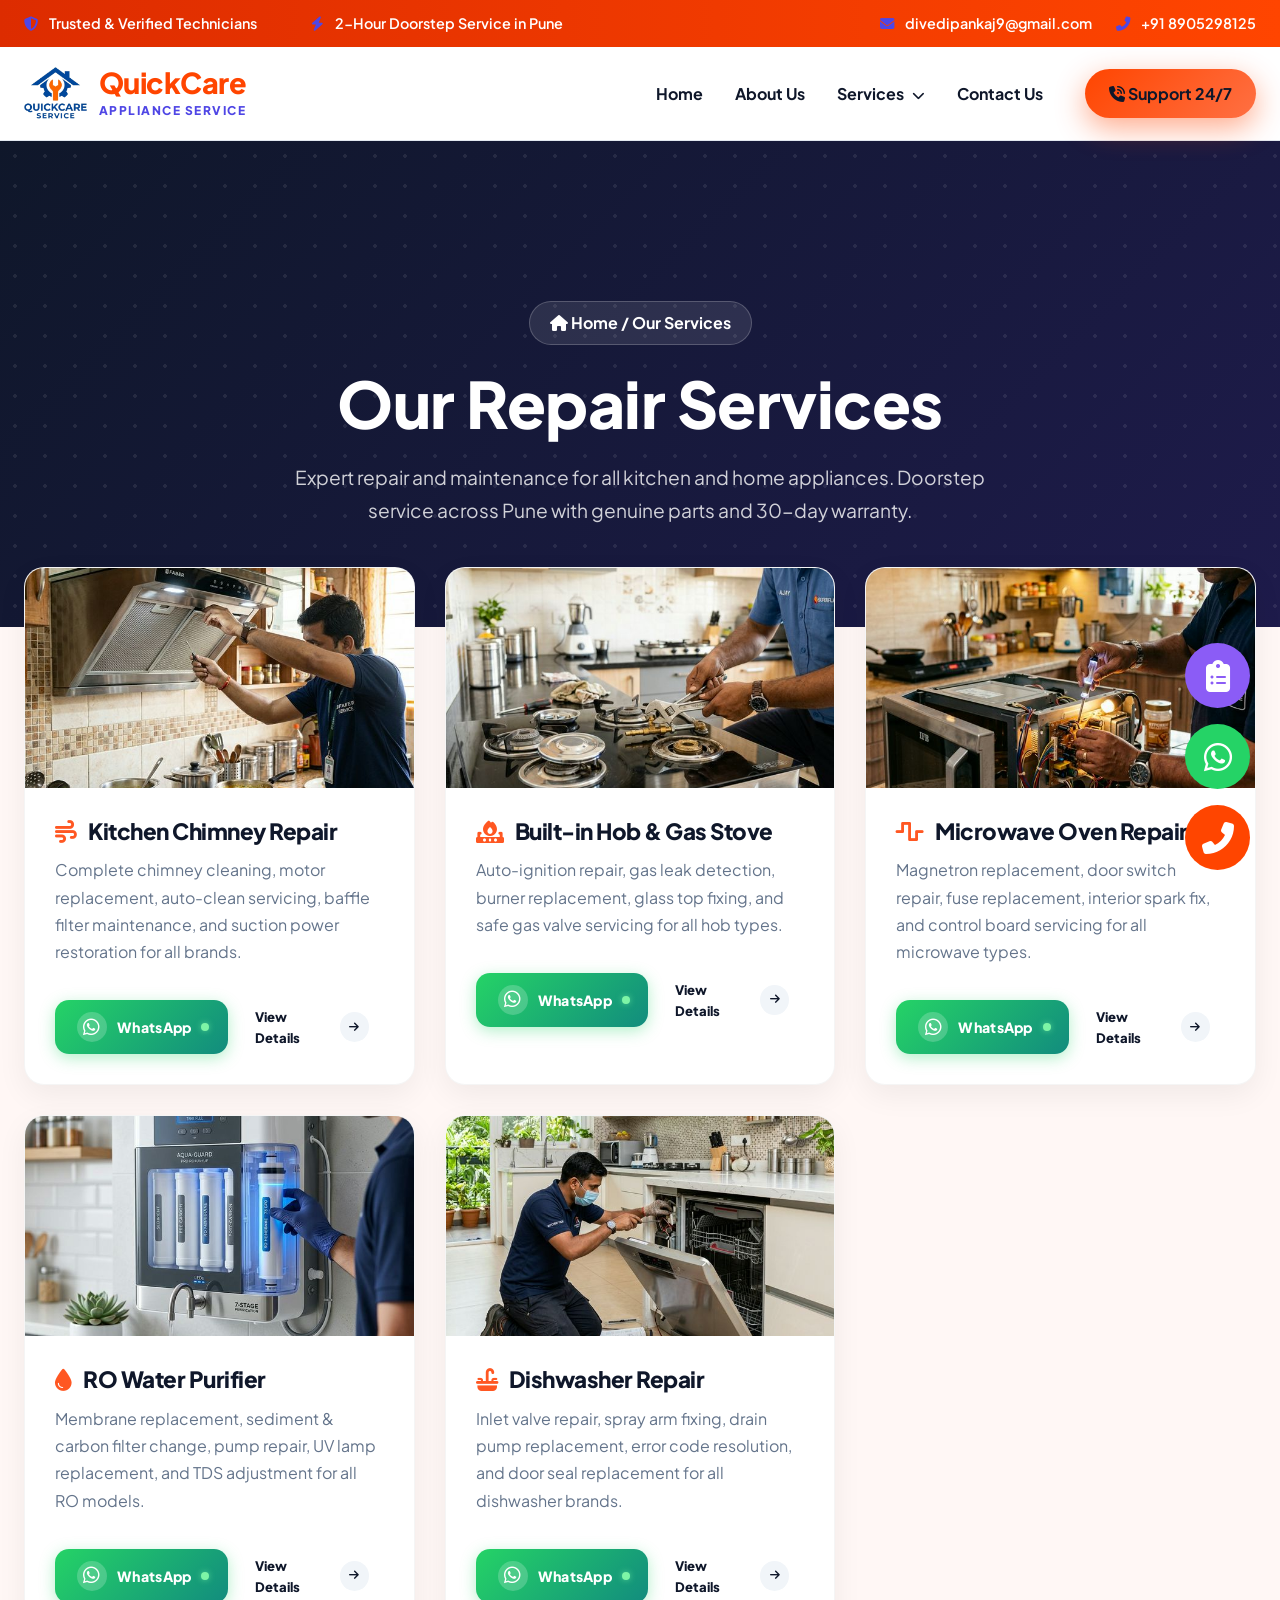
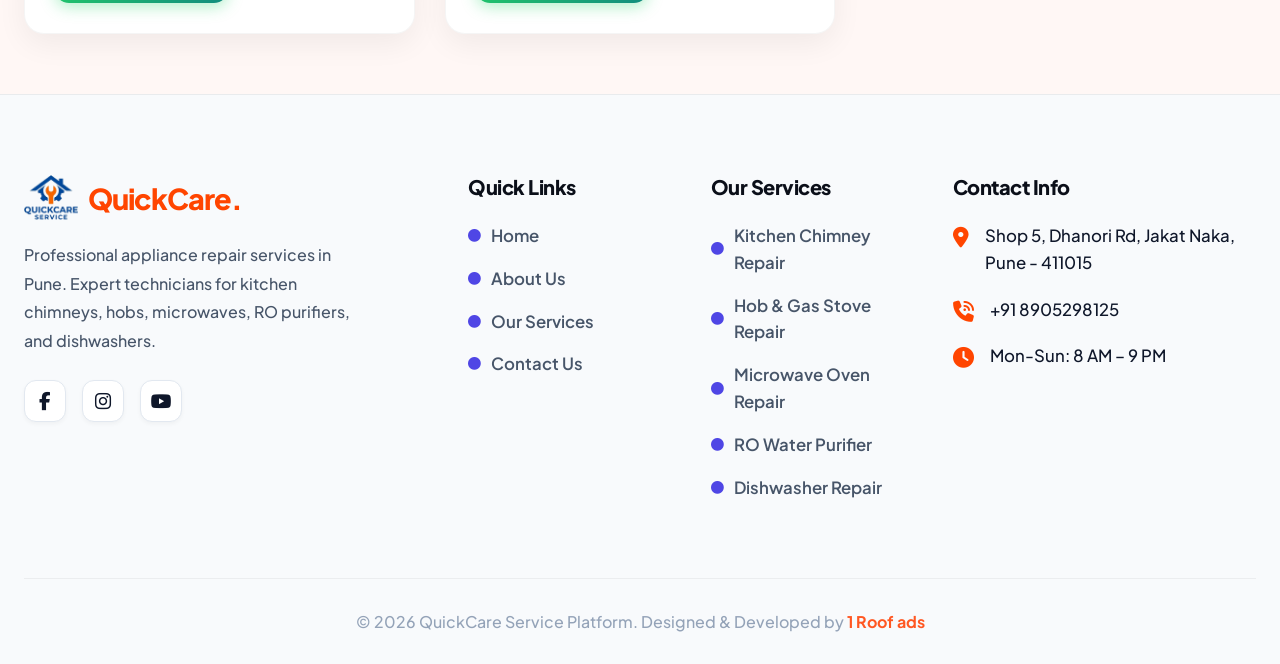
<file: services.html>
<!DOCTYPE html>
<html lang="en">
<head>
    <meta charset="UTF-8">
    <meta name="viewport" content="width=device-width, initial-scale=1.0">
    <title>Our Services | Kitchen Chimney, Hob, Microwave, RO, Dishwasher Repair in Pune</title>
    <meta name="description" content="QuickCare provides expert repair services for kitchen chimneys, built-in hobs, gas stoves, microwave ovens, RO water purifiers, and dishwashers in Pune. Book a technician online for same-day doorstep service.">
    <meta name="keywords" content="kitchen appliance repair Pune, appliance repair service Pune, chimney repair Pune, gas stove repair Pune, microwave repair Pune, hob repair service Pune, dishwasher repair Pune, water purifier repair Pune, kitchen chimney service Pune, built-in hob repair Pune, gas stove service near me, microwave oven repair Pune, RO water purifier service Pune, dishwasher technician Pune, appliance repair near me Pune, chimney repair near me, best appliance repair service in Pune, home appliance repair Pune Maharashtra, same day appliance repair Pune, emergency appliance repair Pune, book appliance repair online Pune, certified appliance technician Pune, fast appliance repair service Pune">
    <meta name="robots" content="index, follow">
    <link rel="canonical" href="https://quickcareservice.com/services.html">
    
    <link href="https://cdnjs.cloudflare.com/ajax/libs/font-awesome/6.4.0/css/all.min.css" rel="stylesheet">
    <link href="https://unpkg.com/aos@2.3.1/dist/aos.css" rel="stylesheet">
    <link rel="stylesheet" href="style.css">
    <style>
        .svc-hero { padding: 160px 0 100px; background: linear-gradient(135deg, #0f172a 0%, #1e1b4b 100%); color: #FFF; text-align: center; position: relative; overflow: hidden; }
        .svc-hero::before { content: ''; position: absolute; inset: 0; background-image: radial-gradient(rgba(255,255,255,0.08) 2px, transparent 2px); background-size: 30px 30px; }
        .svc-hero h1 { font-size: clamp(2.5rem, 5vw, 4rem); font-weight: 900; margin-bottom: 20px; position: relative; z-index: 2; color: #FFF; }
        .svc-hero p { font-size: 1.2rem; color: rgba(255,255,255,0.8); max-width: 700px; margin: 0 auto; position: relative; z-index: 2; line-height: 1.7; }

        .svc-grid { display: grid; grid-template-columns: repeat(auto-fit, minmax(340px, 1fr)); gap: 30px; margin-top: -60px; position: relative; z-index: 10; padding-bottom: 60px; }
        @media(max-width: 400px) { .svc-grid { grid-template-columns: 1fr; } }
        .svc-card { background: #FFF; border-radius: 20px; overflow: hidden; box-shadow: 0 10px 30px rgba(0,0,0,0.06); border: 1px solid rgba(0,0,0,0.04); transition: 0.4s; }
        .svc-card:hover { transform: translateY(-8px); box-shadow: 0 20px 40px rgba(0,0,0,0.1); }
        .svc-card-img { width: 100%; height: 220px; object-fit: cover; transition: 0.6s; }
        .svc-card:hover .svc-card-img { transform: scale(1.05); }
        .svc-card-img-wrap { overflow: hidden; }
        .svc-card-body { padding: 30px; }
        .svc-card-body h3 { font-size: 1.4rem; font-weight: 800; color: #0f172a; margin-bottom: 12px; }
        .svc-card-body p { color: #64748b; font-size: 1rem; line-height: 1.7; margin-bottom: 0; }
        .svc-btns { display: flex; align-items: center; gap: 12px; padding: 0 30px 25px; }
        /* Premium WhatsApp Button */
        .svc-btn-wa { display: inline-flex; align-items: center; gap: 10px; background: linear-gradient(135deg, #25D366 0%, #128C7E 100%); color: #FFF; padding: 12px 22px; border-radius: 14px; font-weight: 800; font-size: 0.88rem; letter-spacing: 0.3px; box-shadow: 0 4px 15px rgba(37,211,102,0.35); transition: all 0.4s cubic-bezier(0.175, 0.885, 0.32, 1.275); text-decoration: none; position: relative; overflow: hidden; }
        .svc-btn-wa::before { content: ''; position: absolute; top: 0; left: -100%; width: 60%; height: 100%; background: linear-gradient(90deg, transparent, rgba(255,255,255,0.25), transparent); transform: skewX(-25deg); transition: left 0.6s ease; }
        .svc-btn-wa:hover::before { left: 130%; }
        .svc-btn-wa:hover { transform: translateY(-3px) scale(1.03); box-shadow: 0 8px 25px rgba(37,211,102,0.45); color: #FFF; }
        .svc-btn-wa i { font-size: 1.2rem; width: 30px; height: 30px; background: rgba(255,255,255,0.2); border-radius: 50%; display: flex; align-items: center; justify-content: center; flex-shrink: 0; transition: 0.3s; }
        .svc-btn-wa:hover i { background: rgba(255,255,255,0.35); transform: rotate(15deg) scale(1.1); }
        .svc-btn-wa::after { content: ''; width: 8px; height: 8px; background: #7df5a6; border-radius: 50%; flex-shrink: 0; animation: waPulse 1.8s ease-in-out infinite; box-shadow: 0 0 6px rgba(125,245,166,0.6); }
        @keyframes waPulse { 0%, 100% { opacity: 1; transform: scale(1); } 50% { opacity: 0.5; transform: scale(0.7); } }
        .svc-btn-detail { display: inline-flex; align-items: center; gap: 8px; color: #0f172a; font-weight: 800; font-size: 0.82rem; text-decoration: none; background: transparent; padding: 10px 14px; border-radius: 12px; border: 1.5px solid transparent; transition: all 0.35s ease; }
        .svc-btn-detail:hover { color: #ff5722; background: rgba(255, 87, 34, 0.04); border-color: rgba(255, 87, 34, 0.15); }
        .svc-btn-detail i { width: 30px; height: 30px; display: flex; align-items: center; justify-content: center; background: #f1f5f9; color: #0f172a; border-radius: 50%; font-size: 0.7rem; transition: 0.4s cubic-bezier(0.175, 0.885, 0.32, 1.275); }
        .svc-btn-detail:hover i { background: #ff5722; color: #FFF; transform: translateX(4px) rotate(-45deg); box-shadow: 0 4px 12px rgba(255,87,34,0.3); }

        /* Responsive */
        @media(max-width: 768px) {
            .svc-btns {
                flex-wrap: wrap;
                padding: 0 20px 20px;
                gap: 10px;
            }
            .svc-btn-wa {
                padding: 11px 18px;
                font-size: 0.82rem;
                flex: 1 1 auto;
                justify-content: center;
                min-width: 140px;
            }
            .svc-btn-detail {
                font-size: 0.75rem;
                flex: 1 1 auto;
                justify-content: center;
                min-width: 100px;
            }
        }
        @media(max-width: 480px) {
            .svc-btns {
                padding: 0 15px 20px;
                gap: 10px;
                flex-direction: column;
            }
            .svc-btn-wa {
                padding: 14px 20px;
                font-size: 0.9rem;
                gap: 10px;
                width: 100%;
                justify-content: center;
                border-radius: 14px;
            }
            .svc-btn-wa i {
                width: 32px;
                height: 32px;
                font-size: 1.15rem;
            }
            .svc-btn-detail {
                font-size: 0.82rem;
                gap: 6px;
                width: 100%;
                justify-content: center;
                padding: 12px;
                background: #f8fafc;
                border-radius: 14px;
                border-color: #e2e8f0;
            }
            .svc-btn-detail i {
                width: 28px;
                height: 28px;
                font-size: 0.65rem;
            }
        }
    </style>
    <link rel="icon" type="image/png" href="assets/logo_new_1774159155609.png">
</head>
<body class="bg-light">

    <!-- Top Info Bar -->
    <div class="top-bar">
        <div class="container">
            <div class="top-bar-left">
                <span><i class="fas fa-shield-alt"></i> Trusted & Verified Technicians</span>
                <span style="margin-left: 30px;"><i class="fas fa-bolt"></i> 2-Hour Doorstep Service in Pune</span>
            </div>
            <div class="top-bar-right">
                <a href="mailto:divedipankaj9@gmail.com"><i class="fas fa-envelope"></i> divedipankaj9@gmail.com</a>
                <a href="tel:+918905298125" style="color: #FFF;"><i class="fas fa-phone-alt"></i> +91 8905298125</a>
            </div>
        </div>
    </div>

    <!-- Header -->
    <header class="main-header" id="mainHeader">
        <div class="container header-wrapper">
            <a href="index.html" class="logo">
                <img src="assets/logo_new_1774159155609.png" alt="QuickCare Service">
                <div class="logo-text">
                    <span class="logo-title">QuickCare</span>
                    <span class="logo-sub">Appliance Service</span>
                </div>
            </a>
            <nav class="nav-menu" id="navLinks">
                <a href="index.html">Home</a>
                <a href="about.html">About Us</a>
                <div class="dropdown">
                    <a href="services.html" class="dropbtn active">Services <i class="fas fa-chevron-down" style="font-size: 0.8em; margin-left: 5px;"></i></a>
                    <div class="dropdown-content">
                        <a href="service-chimney.html">Kitchen Chimney</a>
                        <a href="service-hob.html">Built-in Hob</a>
                        <a href="service-microwave.html">Microwave Oven</a>
                        <a href="service-ro.html">RO Purifier</a>
                        <a href="service-dishwasher.html">Dishwashers</a>
                    </div>
                </div>
                <a href="contact.html">Contact Us</a>
                <a href="tel:+918905298125" class="btn btn-primary" style="margin-left: 10px; padding: 12px 24px;">
                    <i class="fas fa-phone-volume"></i> Support 24/7
                </a>
            </nav>
            <button class="mobile-btn" id="mobileToggle"><i class="fas fa-bars"></i></button>
        </div>
    </header>

    <!-- Hero -->
    <div class="svc-hero">
        <div class="container">
            <span style="display:inline-block; background:rgba(255,255,255,0.1); border:1px solid rgba(255,255,255,0.2); padding:8px 20px; border-radius:30px; font-weight:700; margin-bottom:20px; position:relative; z-index:2;" data-aos="fade-down"><i class="fas fa-home"></i> Home / Our Services</span>
            <h1 data-aos="zoom-in">Our Repair Services</h1>
            <p data-aos="fade-up">Expert repair and maintenance for all kitchen and home appliances. Doorstep service across Pune with genuine parts and 30-day warranty.</p>
        </div>
    </div>

    <!-- Service Cards -->
    <section class="container">
        <div class="svc-grid">

            <!-- Chimney -->
            <div class="svc-card" data-aos="fade-up">
                <div class="svc-card-img-wrap"><img src="assets/chimney_indian_1774159192970.png" alt="Kitchen Chimney Repair Pune" class="svc-card-img"></div>
                <div class="svc-card-body">
                    <h3><i class="fas fa-wind" style="color:#ff5722; margin-right:8px;"></i> Kitchen Chimney Repair</h3>
                    <p>Complete chimney cleaning, motor replacement, auto-clean servicing, baffle filter maintenance, and suction power restoration for all brands.</p>
                </div>
                <div class="svc-btns">
                    <a href="https://wa.me/918905298125?text=Hi%2C%20I%20need%20Kitchen%20Chimney%20repair%20service%20in%20Pune.%20Please%20share%20details." target="_blank" class="svc-btn svc-btn-wa"><i class="fab fa-whatsapp"></i> WhatsApp</a>
                    <a href="service-chimney.html" class="svc-btn svc-btn-detail">View Details <i class="fas fa-arrow-right"></i></a>
                </div>
            </div>

            <!-- Hob -->
            <div class="svc-card" data-aos="fade-up" data-aos-delay="100">
                <div class="svc-card-img-wrap"><img src="assets/stove_indian_1774159214973.png" alt="Built-in Hob Gas Stove Repair Pune" class="svc-card-img"></div>
                <div class="svc-card-body">
                    <h3><i class="fas fa-fire-burner" style="color:#ff5722; margin-right:8px;"></i> Built-in Hob & Gas Stove</h3>
                    <p>Auto-ignition repair, gas leak detection, burner replacement, glass top fixing, and safe gas valve servicing for all hob types.</p>
                </div>
                <div class="svc-btns">
                    <a href="https://wa.me/918905298125?text=Hi%2C%20I%20need%20Built-in%20Hob%20%2F%20Gas%20Stove%20repair%20in%20Pune.%20Please%20share%20details." target="_blank" class="svc-btn svc-btn-wa"><i class="fab fa-whatsapp"></i> WhatsApp</a>
                    <a href="service-hob.html" class="svc-btn svc-btn-detail">View Details <i class="fas fa-arrow-right"></i></a>
                </div>
            </div>

            <!-- Microwave -->
            <div class="svc-card" data-aos="fade-up" data-aos-delay="200">
                <div class="svc-card-img-wrap"><img src="assets/microwave_indian_1774159242700.png" alt="Microwave Oven Repair Pune" class="svc-card-img"></div>
                <div class="svc-card-body">
                    <h3><i class="fas fa-wave-square" style="color:#ff5722; margin-right:8px;"></i> Microwave Oven Repair</h3>
                    <p>Magnetron replacement, door switch repair, fuse replacement, interior spark fix, and control board servicing for all microwave types.</p>
                </div>
                <div class="svc-btns">
                    <a href="https://wa.me/918905298125?text=Hi%2C%20I%20need%20Microwave%20Oven%20repair%20in%20Pune.%20Please%20share%20pricing." target="_blank" class="svc-btn svc-btn-wa"><i class="fab fa-whatsapp"></i> WhatsApp</a>
                    <a href="service-microwave.html" class="svc-btn svc-btn-detail">View Details <i class="fas fa-arrow-right"></i></a>
                </div>
            </div>

            <!-- RO -->
            <div class="svc-card" data-aos="fade-up" data-aos-delay="300">
                <div class="svc-card-img-wrap"><img src="assets/ro_indian_1774159259432.png" alt="RO Water Purifier Repair Pune" class="svc-card-img"></div>
                <div class="svc-card-body">
                    <h3><i class="fas fa-tint" style="color:#ff5722; margin-right:8px;"></i> RO Water Purifier</h3>
                    <p>Membrane replacement, sediment & carbon filter change, pump repair, UV lamp replacement, and TDS adjustment for all RO models.</p>
                </div>
                <div class="svc-btns">
                    <a href="https://wa.me/918905298125?text=Hi%2C%20I%20need%20RO%20Water%20Purifier%20repair%20in%20Pune.%20Please%20share%20details." target="_blank" class="svc-btn svc-btn-wa"><i class="fab fa-whatsapp"></i> WhatsApp</a>
                    <a href="service-ro.html" class="svc-btn svc-btn-detail">View Details <i class="fas fa-arrow-right"></i></a>
                </div>
            </div>

            <!-- Dishwasher -->
            <div class="svc-card" data-aos="fade-up" data-aos-delay="400">
                <div class="svc-card-img-wrap"><img src="assets/dishwasher_indian_1774159277516.png" alt="Dishwasher Repair Pune" class="svc-card-img"></div>
                <div class="svc-card-body">
                    <h3><i class="fas fa-sink" style="color:#ff5722; margin-right:8px;"></i> Dishwasher Repair</h3>
                    <p>Inlet valve repair, spray arm fixing, drain pump replacement, error code resolution, and door seal replacement for all dishwasher brands.</p>
                </div>
                <div class="svc-btns">
                    <a href="https://wa.me/918905298125?text=Hi%2C%20I%20need%20Dishwasher%20repair%20in%20Pune.%20Please%20share%20availability." target="_blank" class="svc-btn svc-btn-wa"><i class="fab fa-whatsapp"></i> WhatsApp</a>
                    <a href="service-dishwasher.html" class="svc-btn svc-btn-detail">View Details <i class="fas fa-arrow-right"></i></a>
                </div>
            </div>

        </div>
    </section>

    <!-- Floating Action Buttons -->
    <div class="fab-container">
        <a href="index.html" class="fab fab-query" style="background:#8B5CF6;" title="Book a Technician"><i class="fas fa-clipboard-list"></i></a>
        <a href="https://wa.me/918905298125" target="_blank" class="fab fab-wa"><i class="fab fa-whatsapp"></i></a>
        <a href="tel:+918905298125" class="fab fab-call"><i class="fas fa-phone-alt"></i></a>
    </div>

    <!-- Footer -->
    <footer class="footer">
        <div class="container">
            <div class="footer-grid">
                <div class="footer-col-1">
                    <div class="footer-logo">
                        <img src="assets/logo_new_1774159155609.png" alt="QuickCare Service">
                        <span>QuickCare.</span>
                    </div>
                    <p class="footer-desc">Professional appliance repair services in Pune. Expert technicians for kitchen chimneys, hobs, microwaves, RO purifiers, and dishwashers.</p>
                    <div class="f-socials">
                        <a href="#" class="fb"><i class="fab fa-facebook-f"></i></a>
                        <a href="#" class="ig"><i class="fab fa-instagram"></i></a>
                        <a href="#" class="yt"><i class="fab fa-youtube"></i></a>
                    </div>
                </div>
                <div>
                    <h4 class="footer-title">Quick Links</h4>
                    <ul class="footer-links">
                        <li><a href="index.html"><i class="fas fa-circle"></i> Home</a></li>
                        <li><a href="about.html"><i class="fas fa-circle"></i> About Us</a></li>
                        <li><a href="services.html"><i class="fas fa-circle"></i> Our Services</a></li>
                        <li><a href="contact.html"><i class="fas fa-circle"></i> Contact Us</a></li>
                    </ul>
                </div>
                <div>
                    <h4 class="footer-title">Our Services</h4>
                    <ul class="footer-links">
                        <li><a href="service-chimney.html"><i class="fas fa-circle"></i> Kitchen Chimney Repair</a></li>
                        <li><a href="service-hob.html"><i class="fas fa-circle"></i> Hob & Gas Stove Repair</a></li>
                        <li><a href="service-microwave.html"><i class="fas fa-circle"></i> Microwave Oven Repair</a></li>
                        <li><a href="service-ro.html"><i class="fas fa-circle"></i> RO Water Purifier</a></li>
                        <li><a href="service-dishwasher.html"><i class="fas fa-circle"></i> Dishwasher Repair</a></li>
                    </ul>
                </div>
                <div>
                    <h4 class="footer-title">Contact Info</h4>
                    <ul class="footer-contact">
                        <li><i class="fas fa-map-marker-alt"></i> <span>Shop 5, Dhanori Rd, Jakat Naka, Pune - 411015</span></li>
                        <li><i class="fas fa-phone-volume"></i> <span>+91 8905298125</span></li>
                        <li><i class="fas fa-clock"></i> <span>Mon-Sun: 8 AM – 9 PM</span></li>
                    </ul>
                </div>
            </div>
            <div class="footer-bottom">
                <p>&copy; 2026 QuickCare Service Platform. Designed &amp; Developed by <a href="https://1roofads.com" target="_blank" style="color: #ff5722; text-decoration: none; font-weight: 700;">1 Roof ads</a></p>
            </div>
        </div>
    </footer>

    <script src="https://unpkg.com/aos@2.3.1/dist/aos.js"></script>
    <script src="main.js"></script>
</body>
</html>
</file>
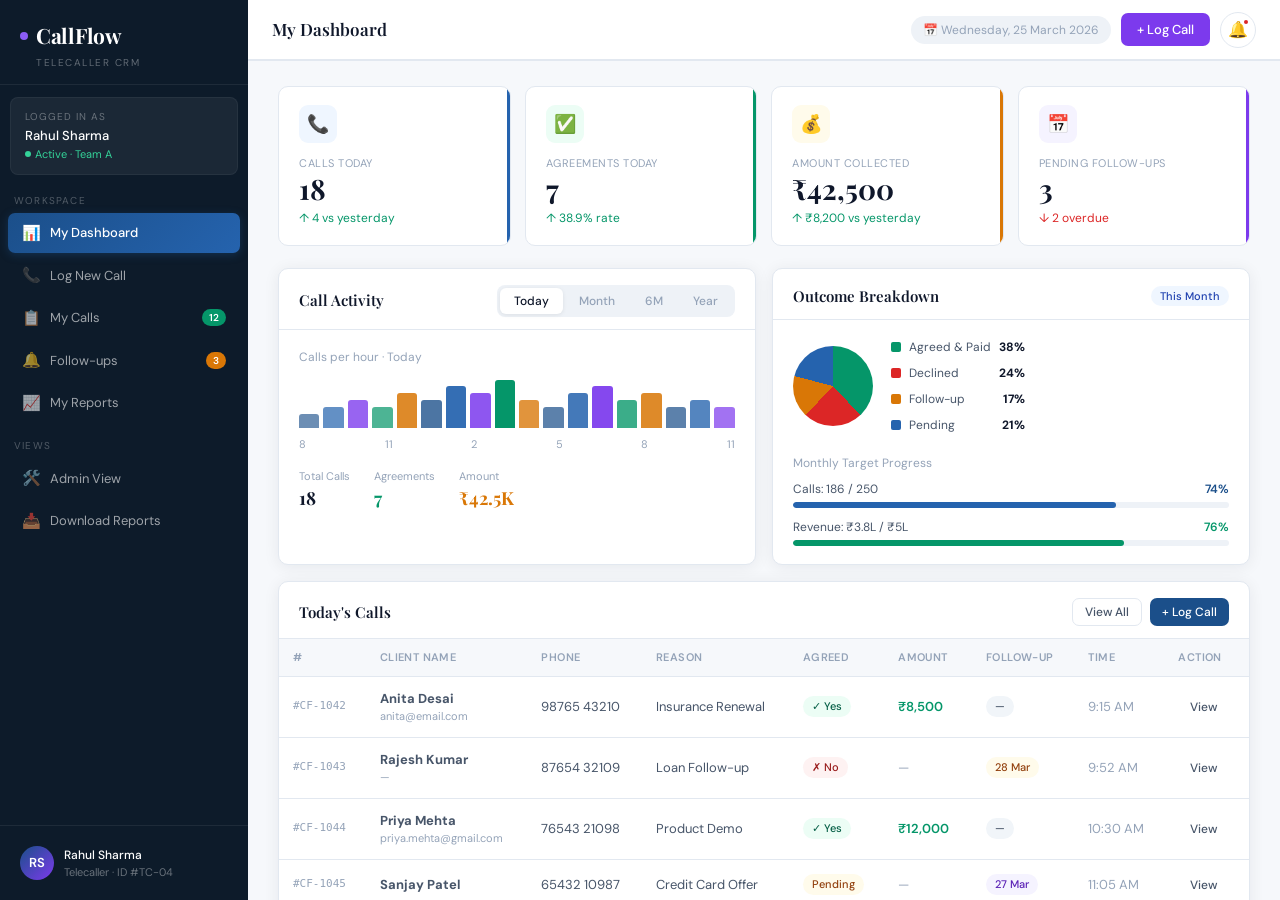
<file: telecaller_crm.html>
<!DOCTYPE html>
<html lang="en">
<head>
<meta charset="UTF-8">
<meta name="viewport" content="width=device-width, initial-scale=1.0">
<title>CallFlow — Telecaller CRM</title>
<link href="https://fonts.googleapis.com/css2?family=DM+Sans:ital,opsz,wght@0,9..40,300;0,9..40,400;0,9..40,500;0,9..40,600;1,9..40,300&family=Playfair+Display:wght@600;700&display=swap" rel="stylesheet">
<style>
:root {
  --navy: #0D1B2A;
  --navy-mid: #162436;
  --indigo: #1B4F8A;
  --indigo-light: #2563AE;
  --violet: #7C3AED;
  --violet-light: #8B5CF6;
  --emerald: #059669;
  --amber: #D97706;
  --red: #DC2626;
  --rose: #F43F5E;
  --slate: #64748B;
  --slate-light: #94A3B8;
  --border: #E2E8F0;
  --bg: #F6F8FB;
  --bg2: #EEF2F7;
  --white: #FFFFFF;
  --text: #0F172A;
  --text2: #475569;
  --text3: #94A3B8;
  --sidebar-w: 248px;
  --header-h: 60px;
  --radius: 10px;
  --shadow: 0 2px 16px rgba(13,27,42,0.07);
  --shadow-lg: 0 8px 32px rgba(13,27,42,0.13);
}

* { box-sizing: border-box; margin: 0; padding: 0; }
body { font-family: 'DM Sans', sans-serif; background: var(--bg); color: var(--text); font-size: 14px; line-height: 1.5; }
h1,h2,h3,h4 { font-family: 'Playfair Display', serif; font-weight: 600; }

/* ---- SCREEN SYSTEM ---- */
.screen { display: none; height: 100vh; overflow: hidden; }
.screen.active { display: flex; }

/* ---- LAYOUT ---- */
.sidebar { width: var(--sidebar-w); background: var(--navy); display: flex; flex-direction: column; flex-shrink: 0; overflow-y: auto; }
.main { flex: 1; display: flex; flex-direction: column; overflow: hidden; }
.topbar { height: var(--header-h); background: var(--white); border-bottom: 1px solid var(--border); display: flex; align-items: center; padding: 0 24px; gap: 16px; flex-shrink: 0; box-shadow: 0 1px 0 var(--border); }
.content { flex: 1; overflow-y: auto; padding: 26px 30px; }

/* ---- SIDEBAR ---- */
.sidebar-logo { padding: 20px 20px 14px; border-bottom: 1px solid rgba(255,255,255,0.07); }
.logo-mark { font-family: 'Playfair Display', serif; font-size: 21px; font-weight: 700; color: white; letter-spacing: -0.3px; display: flex; align-items: center; gap: 8px; }
.logo-dot { width: 8px; height: 8px; background: var(--violet-light); border-radius: 50%; display: inline-block; animation: pulse 2s infinite; }
@keyframes pulse { 0%,100%{opacity:1;transform:scale(1)} 50%{opacity:0.6;transform:scale(1.3)} }
.logo-sub { font-size: 10px; color: rgba(255,255,255,0.35); letter-spacing: 1.5px; text-transform: uppercase; margin-top: 3px; margin-left: 16px; }
.sidebar-role { padding: 11px 14px; margin: 12px 10px 4px; background: rgba(255,255,255,0.06); border-radius: 8px; border: 1px solid rgba(255,255,255,0.05); }
.role-label { font-size: 10px; color: rgba(255,255,255,0.35); text-transform: uppercase; letter-spacing: 1px; }
.role-name { font-size: 13px; font-weight: 500; color: white; margin-top: 2px; }
.role-status { font-size: 11px; color: #34D399; margin-top: 1px; display: flex; align-items: center; gap: 4px; }
.role-status::before { content:''; width:6px; height:6px; background:#34D399; border-radius:50%; display:inline-block; }
.sidebar-section { padding: 8px 14px 4px; font-size: 10px; color: rgba(255,255,255,0.28); text-transform: uppercase; letter-spacing: 1.2px; margin-top: 6px; }
.nav-item { display: flex; align-items: center; gap: 10px; padding: 9px 14px; margin: 1px 8px; border-radius: 7px; cursor: pointer; color: rgba(255,255,255,0.6); font-size: 13px; font-weight: 400; transition: all 0.15s; }
.nav-item:hover { background: rgba(255,255,255,0.07); color: white; }
.nav-item.active { background: linear-gradient(135deg, var(--indigo), var(--indigo-light)); color: white; font-weight: 500; box-shadow: 0 2px 8px rgba(27,79,138,0.4); }
.nav-icon { font-size: 15px; width: 18px; text-align: center; flex-shrink: 0; }
.nav-badge { margin-left: auto; background: var(--amber); color: white; font-size: 10px; font-weight: 600; padding: 1px 7px; border-radius: 10px; }
.nav-badge.green { background: var(--emerald); }
.sidebar-bottom { margin-top: auto; padding: 12px; border-top: 1px solid rgba(255,255,255,0.07); }
.user-card { display: flex; align-items: center; gap: 10px; padding: 8px; border-radius: 8px; cursor: pointer; transition: background 0.15s; }
.user-card:hover { background: rgba(255,255,255,0.06); }
.avatar { width: 34px; height: 34px; border-radius: 50%; display: flex; align-items: center; justify-content: center; font-size: 13px; font-weight: 600; color: white; flex-shrink: 0; }
.user-info .name { font-size: 12px; font-weight: 500; color: white; }
.user-info .sub { font-size: 11px; color: rgba(255,255,255,0.38); }

/* ---- TOPBAR ---- */
.topbar-title { font-family: 'Playfair Display', serif; font-size: 17px; font-weight: 600; color: var(--text); }
.topbar-right { margin-left: auto; display: flex; align-items: center; gap: 10px; }
.notif-btn { width: 36px; height: 36px; border-radius: 50%; border: 1px solid var(--border); background: white; cursor: pointer; display: flex; align-items: center; justify-content: center; position: relative; font-size: 16px; transition: all 0.15s; }
.notif-btn:hover { background: var(--bg2); }
.notif-dot { position: absolute; top: 5px; right: 5px; width: 8px; height: 8px; background: var(--red); border-radius: 50%; border: 2px solid white; }
.topbar-date { font-size: 12px; color: var(--text3); background: var(--bg2); padding: 5px 12px; border-radius: 20px; }
.view-switcher { display: flex; background: var(--bg2); border-radius: 8px; padding: 3px; gap: 2px; }
.view-btn { padding: 5px 14px; border-radius: 6px; font-size: 12px; font-weight: 500; cursor: pointer; color: var(--text3); transition: all 0.15s; border: none; background: transparent; font-family: 'DM Sans', sans-serif; }
.view-btn.active { background: white; color: var(--text); box-shadow: 0 1px 4px rgba(0,0,0,0.08); }

/* ---- CARDS ---- */
.card { background: var(--white); border-radius: var(--radius); border: 1px solid var(--border); box-shadow: var(--shadow); }
.card-header { padding: 16px 20px 12px; border-bottom: 1px solid var(--border); display: flex; align-items: center; justify-content: space-between; }
.card-title { font-family: 'Playfair Display', serif; font-size: 15px; font-weight: 600; }
.card-body { padding: 18px 20px; }

/* ---- STAT CARDS ---- */
.stats-grid { display: grid; grid-template-columns: repeat(4,1fr); gap: 14px; margin-bottom: 22px; }
.stat-card { background: white; border-radius: var(--radius); border: 1px solid var(--border); padding: 18px 20px; position: relative; overflow: hidden; transition: transform 0.15s, box-shadow 0.15s; }
.stat-card:hover { transform: translateY(-2px); box-shadow: var(--shadow-lg); }
.stat-card::after { content:''; position:absolute; top:0; right:0; width:3px; height:100%; border-radius:0 var(--radius) var(--radius) 0; }
.stat-card.c1::after{background:var(--indigo-light);}
.stat-card.c2::after{background:var(--emerald);}
.stat-card.c3::after{background:var(--amber);}
.stat-card.c4::after{background:var(--violet);}
.stat-icon { width: 38px; height: 38px; border-radius: 9px; display: flex; align-items: center; justify-content: center; margin-bottom: 12px; font-size: 18px; }
.si-blue { background: #EFF6FF; }
.si-green { background: #ECFDF5; }
.si-amber { background: #FFFBEB; }
.si-violet { background: #F5F3FF; }
.stat-label { font-size: 11px; color: var(--text3); text-transform: uppercase; letter-spacing: 0.5px; margin-bottom: 3px; }
.stat-value { font-family: 'Playfair Display', serif; font-size: 28px; font-weight: 700; color: var(--text); line-height: 1; margin-bottom: 6px; }
.stat-change { font-size: 12px; display: flex; align-items: center; gap: 4px; }
.stat-up { color: var(--emerald); }
.stat-down { color: var(--red); }

/* ---- BUTTONS ---- */
.btn { display: inline-flex; align-items: center; justify-content: center; gap: 6px; padding: 8px 16px; border-radius: 7px; font-size: 13px; font-weight: 500; cursor: pointer; border: none; transition: all 0.15s; font-family: 'DM Sans', sans-serif; }
.btn-primary { background: var(--indigo); color: white; }
.btn-primary:hover { background: var(--indigo-light); }
.btn-violet { background: var(--violet); color: white; }
.btn-violet:hover { background: var(--violet-light); }
.btn-success { background: var(--emerald); color: white; }
.btn-outline { background: transparent; color: var(--text2); border: 1px solid var(--border); }
.btn-outline:hover { background: var(--bg2); }
.btn-danger { background: var(--red); color: white; }
.btn-ghost { background: transparent; color: var(--text2); }
.btn-ghost:hover { background: var(--bg2); }
.btn-sm { padding: 5px 12px; font-size: 12px; }
.btn-lg { padding: 11px 22px; font-size: 14px; }

/* ---- BADGES ---- */
.badge { display: inline-flex; align-items: center; padding: 2px 9px; border-radius: 20px; font-size: 11px; font-weight: 500; }
.badge-green { background: #ECFDF5; color: #065F46; }
.badge-blue { background: #EFF6FF; color: #1E40AF; }
.badge-amber { background: #FFFBEB; color: #92400E; }
.badge-red { background: #FEF2F2; color: #991B1B; }
.badge-violet { background: #F5F3FF; color: #5B21B6; }
.badge-gray { background: #F1F5F9; color: #475569; }

/* ---- TABLES ---- */
.table-wrap { overflow-x: auto; }
table { width: 100%; border-collapse: collapse; font-size: 13px; }
table th { padding: 10px 14px; text-align: left; font-size: 11px; font-weight: 600; text-transform: uppercase; letter-spacing: 0.4px; color: var(--text3); background: var(--bg); border-bottom: 1px solid var(--border); white-space: nowrap; }
table td { padding: 12px 14px; border-bottom: 1px solid var(--border); color: var(--text2); vertical-align: middle; }
table tr:last-child td { border-bottom: none; }
table tbody tr { transition: background 0.12s; cursor: pointer; }
table tbody tr:hover { background: var(--bg); }

/* ---- FORM ---- */
.form-grid { display: grid; grid-template-columns: 1fr 1fr; gap: 16px; }
.form-group { display: flex; flex-direction: column; gap: 5px; }
.form-group.full { grid-column: 1/-1; }
label { font-size: 12px; font-weight: 500; color: var(--text2); }
input, select, textarea { padding: 9px 12px; border: 1px solid var(--border); border-radius: 7px; font-size: 13px; font-family: 'DM Sans', sans-serif; color: var(--text); background: white; transition: border-color 0.15s, box-shadow 0.15s; outline: none; width: 100%; }
input:focus, select:focus, textarea:focus { border-color: var(--indigo-light); box-shadow: 0 0 0 3px rgba(37,99,174,0.1); }
textarea { resize: vertical; min-height: 80px; }
.radio-group { display: flex; gap: 12px; }
.radio-item { display: flex; align-items: center; gap: 6px; cursor: pointer; font-size: 13px; color: var(--text2); }
.radio-item input[type=radio] { width: auto; }
.form-row { display: flex; gap: 16px; }
.form-row .form-group { flex: 1; }

/* ---- TABS ---- */
.tab-bar { display: flex; gap: 2px; border-bottom: 1px solid var(--border); margin-bottom: 22px; }
.tab { padding: 9px 18px; font-size: 13px; font-weight: 500; color: var(--text3); cursor: pointer; border-bottom: 2px solid transparent; transition: all 0.15s; }
.tab:hover { color: var(--text2); }
.tab.active { color: var(--indigo); border-bottom-color: var(--indigo); }

/* ---- MODAL ---- */
.modal-overlay { display: none; position: fixed; inset: 0; background: rgba(13,27,42,0.45); z-index: 1000; align-items: center; justify-content: center; backdrop-filter: blur(2px); }
.modal-overlay.open { display: flex; }
.modal { background: white; border-radius: 14px; box-shadow: var(--shadow-lg); width: 640px; max-width: 95vw; max-height: 90vh; overflow-y: auto; }
.modal-header { padding: 20px 24px 16px; border-bottom: 1px solid var(--border); display: flex; align-items: center; justify-content: space-between; }
.modal-title { font-family: 'Playfair Display', serif; font-size: 18px; font-weight: 600; }
.modal-close { width: 32px; height: 32px; border-radius: 8px; border: 1px solid var(--border); background: white; cursor: pointer; display: flex; align-items: center; justify-content: center; font-size: 18px; color: var(--text3); transition: all 0.15s; }
.modal-close:hover { background: var(--bg2); color: var(--text); }
.modal-body { padding: 22px 24px; }
.modal-footer { padding: 16px 24px; border-top: 1px solid var(--border); display: flex; justify-content: flex-end; gap: 10px; }

/* ---- PROGRESS ---- */
.progress-bar { height: 6px; background: var(--bg2); border-radius: 10px; overflow: hidden; }
.progress-fill { height: 100%; border-radius: 10px; transition: width 0.4s ease; }

/* ---- TIMELINE ---- */
.timeline { display: flex; flex-direction: column; gap: 0; }
.timeline-item { display: flex; gap: 14px; padding-bottom: 18px; position: relative; }
.timeline-item:not(:last-child)::before { content:''; position:absolute; left:15px; top:32px; bottom:0; width:1px; background:var(--border); }
.timeline-dot { width: 30px; height: 30px; border-radius: 50%; display: flex; align-items: center; justify-content: center; font-size: 13px; flex-shrink: 0; border: 2px solid white; box-shadow: 0 0 0 1px var(--border); }
.timeline-content { flex: 1; padding-top: 4px; }
.timeline-title { font-size: 13px; font-weight: 500; color: var(--text); }
.timeline-meta { font-size: 12px; color: var(--text3); margin-top: 2px; }

/* ---- SEARCH / FILTER BAR ---- */
.filter-bar { display: flex; gap: 10px; align-items: center; margin-bottom: 18px; flex-wrap: wrap; }
.search-wrap { position: relative; flex: 1; min-width: 200px; }
.search-wrap input { padding-left: 34px; }
.search-icon { position: absolute; left: 11px; top: 50%; transform: translateY(-50%); color: var(--text3); font-size: 14px; pointer-events: none; }

/* ---- CHARTS (CSS only) ---- */
.mini-bars { display: flex; align-items: flex-end; gap: 4px; height: 48px; }
.mini-bar { flex: 1; border-radius: 3px 3px 0 0; transition: opacity 0.15s; cursor: pointer; min-width: 6px; }
.mini-bar:hover { opacity: 0.7; }
.donut-wrap { display: flex; align-items: center; gap: 18px; }
.donut { width: 80px; height: 80px; border-radius: 50%; flex-shrink: 0; }
.legend { display: flex; flex-direction: column; gap: 8px; }
.legend-item { display: flex; align-items: center; gap: 8px; font-size: 12px; }
.legend-dot { width: 10px; height: 10px; border-radius: 2px; flex-shrink: 0; }

/* ---- FOLLOWUP CARD ---- */
.followup-card { background: white; border: 1px solid var(--border); border-radius: 9px; padding: 14px 16px; transition: all 0.15s; }
.followup-card:hover { box-shadow: var(--shadow); transform: translateY(-1px); }
.followup-card.urgent { border-left: 3px solid var(--red); }
.followup-card.today { border-left: 3px solid var(--amber); }
.followup-card.upcoming { border-left: 3px solid var(--indigo-light); }

/* ---- AMOUNT INPUT ---- */
.amount-input { position: relative; }
.amount-input input { padding-left: 30px; }
.amount-prefix { position: absolute; left: 11px; top: 50%; transform: translateY(-50%); color: var(--text3); font-size: 13px; font-weight: 500; pointer-events: none; }

/* ---- TOAST ---- */
.toast { position: fixed; bottom: 24px; right: 24px; background: var(--text); color: white; padding: 12px 20px; border-radius: 9px; font-size: 13px; font-weight: 500; z-index: 9999; transform: translateY(60px); opacity: 0; transition: all 0.3s ease; box-shadow: var(--shadow-lg); display: flex; align-items: center; gap: 8px; }
.toast.show { transform: translateY(0); opacity: 1; }
.toast.success { background: var(--emerald); }
.toast.warning { background: var(--amber); }

/* ---- CALLER PERFORMANCE ---- */
.caller-row { display: flex; align-items: center; gap: 12px; padding: 10px 0; border-bottom: 1px solid var(--border); }
.caller-row:last-child { border-bottom: none; }
.caller-rank { width: 24px; height: 24px; border-radius: 50%; background: var(--bg2); display: flex; align-items: center; justify-content: center; font-size: 11px; font-weight: 600; color: var(--text3); flex-shrink: 0; }
.caller-rank.gold { background: #FFFBEB; color: #92400E; }
.caller-rank.silver { background: #F1F5F9; color: #475569; }
.caller-rank.bronze { background: #FFF7ED; color: #9A3412; }

/* ---- REPORT / DOWNLOAD ---- */
.report-option { display: flex; align-items: center; gap: 14px; padding: 14px 16px; border: 1px solid var(--border); border-radius: 9px; cursor: pointer; transition: all 0.15s; }
.report-option:hover { border-color: var(--indigo-light); background: #EFF6FF; }
.report-option input[type=checkbox] { width: 16px; height: 16px; cursor: pointer; accent-color: var(--indigo); }
.report-icon { width: 36px; height: 36px; border-radius: 8px; display: flex; align-items: center; justify-content: center; font-size: 18px; }

/* ---- GRID LAYOUTS ---- */
.grid-2 { display: grid; grid-template-columns: 1fr 1fr; gap: 16px; }
.grid-3 { display: grid; grid-template-columns: 1fr 1fr 1fr; gap: 16px; }
.col-span-2 { grid-column: 1/-1; }
</style>
</head>
<body>

<!-- ============================================================ -->
<!-- SCREEN: CALLER DASHBOARD                                     -->
<!-- ============================================================ -->
<div id="caller-dashboard" class="screen active">
  <div class="sidebar">
    <div class="sidebar-logo">
      <div class="logo-mark"><span class="logo-dot"></span> CallFlow</div>
      <div class="logo-sub">Telecaller CRM</div>
    </div>
    <div class="sidebar-role">
      <div class="role-label">Logged in as</div>
      <div class="role-name">Rahul Sharma</div>
      <div class="role-status">Active · Team A</div>
    </div>
    <div class="sidebar-section">Workspace</div>
    <div class="nav-item active" onclick="show('caller-dashboard')"><span class="nav-icon">📊</span> My Dashboard</div>
    <div class="nav-item" onclick="openAddCall()"><span class="nav-icon">📞</span> Log New Call</div>
    <div class="nav-item" onclick="show('caller-calls')"><span class="nav-icon">📋</span> My Calls <span class="nav-badge green">12</span></div>
    <div class="nav-item" onclick="show('caller-followups')"><span class="nav-icon">🔔</span> Follow-ups <span class="nav-badge">3</span></div>
    <div class="nav-item" onclick="show('caller-reports')"><span class="nav-icon">📈</span> My Reports</div>
    <div class="sidebar-section">Views</div>
    <div class="nav-item" onclick="show('admin-dashboard')"><span class="nav-icon">🛠️</span> Admin View</div>
    <div class="nav-item" onclick="show('admin-reports')"><span class="nav-icon">📥</span> Download Reports</div>
    <div class="sidebar-bottom">
      <div class="user-card">
        <div class="avatar" style="background:linear-gradient(135deg,var(--indigo),var(--violet));">RS</div>
        <div class="user-info">
          <div class="name">Rahul Sharma</div>
          <div class="sub">Telecaller · ID #TC-04</div>
        </div>
      </div>
    </div>
  </div>
  <div class="main">
    <div class="topbar">
      <div class="topbar-title">My Dashboard</div>
      <div class="topbar-right">
        <div class="topbar-date">📅 Wednesday, 25 March 2026</div>
        <button class="btn btn-violet" onclick="openAddCall()">+ Log Call</button>
        <div class="notif-btn">🔔<span class="notif-dot"></span></div>
      </div>
    </div>
    <div class="content">

      <!-- Stat Cards -->
      <div class="stats-grid">
        <div class="stat-card c1">
          <div class="stat-icon si-blue">📞</div>
          <div class="stat-label">Calls Today</div>
          <div class="stat-value">18</div>
          <div class="stat-change stat-up">↑ 4 vs yesterday</div>
        </div>
        <div class="stat-card c2">
          <div class="stat-icon si-green">✅</div>
          <div class="stat-label">Agreements Today</div>
          <div class="stat-value">7</div>
          <div class="stat-change stat-up">↑ 38.9% rate</div>
        </div>
        <div class="stat-card c3">
          <div class="stat-icon si-amber">💰</div>
          <div class="stat-label">Amount Collected</div>
          <div class="stat-value">₹42,500</div>
          <div class="stat-change stat-up">↑ ₹8,200 vs yesterday</div>
        </div>
        <div class="stat-card c4">
          <div class="stat-icon si-violet">📅</div>
          <div class="stat-label">Pending Follow-ups</div>
          <div class="stat-value">3</div>
          <div class="stat-change stat-down">↓ 2 overdue</div>
        </div>
      </div>

      <div class="grid-2" style="margin-bottom:16px;">
        <!-- Call Activity Chart -->
        <div class="card">
          <div class="card-header">
            <div class="card-title">Call Activity</div>
            <div class="view-switcher">
              <button class="view-btn active" onclick="setChartPeriod('day',this)">Today</button>
              <button class="view-btn" onclick="setChartPeriod('month',this)">Month</button>
              <button class="view-btn" onclick="setChartPeriod('6m',this)">6M</button>
              <button class="view-btn" onclick="setChartPeriod('year',this)">Year</button>
            </div>
          </div>
          <div class="card-body">
            <div id="chart-subtitle" style="font-size:12px;color:var(--text3);margin-bottom:14px;">Calls per hour · Today</div>
            <div class="mini-bars" id="call-chart"></div>
            <div style="display:flex;justify-content:space-between;margin-top:8px;font-size:11px;color:var(--text3);" id="chart-labels"></div>
            <div style="margin-top:16px;display:flex;gap:24px;">
              <div><div style="font-size:11px;color:var(--text3);">Total Calls</div><div style="font-size:18px;font-weight:700;font-family:'Playfair Display',serif;" id="chart-total">18</div></div>
              <div><div style="font-size:11px;color:var(--text3);">Agreements</div><div style="font-size:18px;font-weight:700;font-family:'Playfair Display',serif;color:var(--emerald);" id="chart-agreed">7</div></div>
              <div><div style="font-size:11px;color:var(--text3);">Amount</div><div style="font-size:18px;font-weight:700;font-family:'Playfair Display',serif;color:var(--amber);" id="chart-amount">₹42.5K</div></div>
            </div>
          </div>
        </div>

        <!-- Outcome Breakdown -->
        <div class="card">
          <div class="card-header">
            <div class="card-title">Outcome Breakdown</div>
            <span class="badge badge-blue">This Month</span>
          </div>
          <div class="card-body">
            <div class="donut-wrap">
              <div class="donut" style="background:conic-gradient(var(--emerald) 0% 38%,var(--red) 38% 62%,var(--amber) 62% 79%,var(--indigo-light) 79% 100%);"></div>
              <div class="legend">
                <div class="legend-item"><div class="legend-dot" style="background:var(--emerald);"></div><span style="color:var(--text2);">Agreed &amp; Paid</span> <strong style="margin-left:auto;">38%</strong></div>
                <div class="legend-item"><div class="legend-dot" style="background:var(--red);"></div><span style="color:var(--text2);">Declined</span> <strong style="margin-left:auto;">24%</strong></div>
                <div class="legend-item"><div class="legend-dot" style="background:var(--amber);"></div><span style="color:var(--text2);">Follow-up</span> <strong style="margin-left:auto;">17%</strong></div>
                <div class="legend-item"><div class="legend-dot" style="background:var(--indigo-light);"></div><span style="color:var(--text2);">Pending</span> <strong style="margin-left:auto;">21%</strong></div>
              </div>
            </div>
            <div style="margin-top:20px;">
              <div style="font-size:12px;color:var(--text3);margin-bottom:8px;">Monthly Target Progress</div>
              <div style="display:flex;align-items:center;justify-content:space-between;margin-bottom:4px;"><span style="font-size:12px;color:var(--text2);">Calls: 186 / 250</span><span style="font-size:12px;font-weight:600;color:var(--indigo);">74%</span></div>
              <div class="progress-bar"><div class="progress-fill" style="width:74%;background:var(--indigo-light);"></div></div>
              <div style="display:flex;align-items:center;justify-content:space-between;margin-bottom:4px;margin-top:10px;"><span style="font-size:12px;color:var(--text2);">Revenue: ₹3.8L / ₹5L</span><span style="font-size:12px;font-weight:600;color:var(--emerald);">76%</span></div>
              <div class="progress-bar"><div class="progress-fill" style="width:76%;background:var(--emerald);"></div></div>
            </div>
          </div>
        </div>
      </div>

      <!-- Recent Calls Table -->
      <div class="card">
        <div class="card-header">
          <div class="card-title">Today's Calls</div>
          <div style="display:flex;gap:8px;">
            <button class="btn btn-outline btn-sm" onclick="show('caller-calls')">View All</button>
            <button class="btn btn-primary btn-sm" onclick="openAddCall()">+ Log Call</button>
          </div>
        </div>
        <div class="table-wrap">
          <table>
            <thead>
              <tr>
                <th>#</th><th>Client Name</th><th>Phone</th><th>Reason</th><th>Agreed</th><th>Amount</th><th>Follow-up</th><th>Time</th><th>Action</th>
              </tr>
            </thead>
            <tbody>
              <tr onclick="openCallDetail()">
                <td style="font-family:monospace;font-size:11px;color:var(--text3);">#CF-1042</td>
                <td><strong>Anita Desai</strong><div style="font-size:11px;color:var(--text3);">anita@email.com</div></td>
                <td>98765 43210</td>
                <td>Insurance Renewal</td>
                <td><span class="badge badge-green">✓ Yes</span></td>
                <td style="font-weight:600;color:var(--emerald);">₹8,500</td>
                <td><span class="badge badge-gray">—</span></td>
                <td style="color:var(--text3);">9:15 AM</td>
                <td><button class="btn btn-ghost btn-sm" onclick="event.stopPropagation();openCallDetail()">View</button></td>
              </tr>
              <tr>
                <td style="font-family:monospace;font-size:11px;color:var(--text3);">#CF-1043</td>
                <td><strong>Rajesh Kumar</strong><div style="font-size:11px;color:var(--text3);">—</div></td>
                <td>87654 32109</td>
                <td>Loan Follow-up</td>
                <td><span class="badge badge-red">✗ No</span></td>
                <td style="color:var(--text3);">—</td>
                <td><span class="badge badge-amber">28 Mar</span></td>
                <td style="color:var(--text3);">9:52 AM</td>
                <td><button class="btn btn-ghost btn-sm">View</button></td>
              </tr>
              <tr>
                <td style="font-family:monospace;font-size:11px;color:var(--text3);">#CF-1044</td>
                <td><strong>Priya Mehta</strong><div style="font-size:11px;color:var(--text3);">priya.mehta@gmail.com</div></td>
                <td>76543 21098</td>
                <td>Product Demo</td>
                <td><span class="badge badge-green">✓ Yes</span></td>
                <td style="font-weight:600;color:var(--emerald);">₹12,000</td>
                <td><span class="badge badge-gray">—</span></td>
                <td style="color:var(--text3);">10:30 AM</td>
                <td><button class="btn btn-ghost btn-sm">View</button></td>
              </tr>
              <tr>
                <td style="font-family:monospace;font-size:11px;color:var(--text3);">#CF-1045</td>
                <td><strong>Sanjay Patel</strong></td>
                <td>65432 10987</td>
                <td>Credit Card Offer</td>
                <td><span class="badge badge-amber">Pending</span></td>
                <td style="color:var(--text3);">—</td>
                <td><span class="badge badge-violet">27 Mar</span></td>
                <td style="color:var(--text3);">11:05 AM</td>
                <td><button class="btn btn-ghost btn-sm">View</button></td>
              </tr>
              <tr>
                <td style="font-family:monospace;font-size:11px;color:var(--text3);">#CF-1046</td>
                <td><strong>Meera Iyer</strong><div style="font-size:11px;color:var(--text3);">meera@corp.in</div></td>
                <td>54321 09876</td>
                <td>Service Upgrade</td>
                <td><span class="badge badge-green">✓ Yes</span></td>
                <td style="font-weight:600;color:var(--emerald);">₹22,000</td>
                <td><span class="badge badge-gray">—</span></td>
                <td style="color:var(--text3);">11:48 AM</td>
                <td><button class="btn btn-ghost btn-sm">View</button></td>
              </tr>
            </tbody>
          </table>
        </div>
      </div>

    </div>
  </div>
</div>

<!-- ============================================================ -->
<!-- SCREEN: ALL CALLS (CALLER)                                   -->
<!-- ============================================================ -->
<div id="caller-calls" class="screen">
  <div class="sidebar">
    <div class="sidebar-logo"><div class="logo-mark"><span class="logo-dot"></span> CallFlow</div><div class="logo-sub">Telecaller CRM</div></div>
    <div class="sidebar-role"><div class="role-label">Logged in as</div><div class="role-name">Rahul Sharma</div><div class="role-status">Active · Team A</div></div>
    <div class="sidebar-section">Workspace</div>
    <div class="nav-item" onclick="show('caller-dashboard')"><span class="nav-icon">📊</span> My Dashboard</div>
    <div class="nav-item" onclick="openAddCall()"><span class="nav-icon">📞</span> Log New Call</div>
    <div class="nav-item active" onclick="show('caller-calls')"><span class="nav-icon">📋</span> My Calls <span class="nav-badge green">12</span></div>
    <div class="nav-item" onclick="show('caller-followups')"><span class="nav-icon">🔔</span> Follow-ups <span class="nav-badge">3</span></div>
    <div class="nav-item" onclick="show('caller-reports')"><span class="nav-icon">📈</span> My Reports</div>
    <div class="sidebar-section">Views</div>
    <div class="nav-item" onclick="show('admin-dashboard')"><span class="nav-icon">🛠️</span> Admin View</div>
    <div class="nav-item" onclick="show('admin-reports')"><span class="nav-icon">📥</span> Download Reports</div>
    <div class="sidebar-bottom"><div class="user-card"><div class="avatar" style="background:linear-gradient(135deg,var(--indigo),var(--violet));">RS</div><div class="user-info"><div class="name">Rahul Sharma</div><div class="sub">Telecaller · ID #TC-04</div></div></div></div>
  </div>
  <div class="main">
    <div class="topbar">
      <div class="topbar-title">My Calls</div>
      <div class="topbar-right">
        <div class="view-switcher">
          <button class="view-btn active" id="period-day" onclick="filterPeriod('day')">Today</button>
          <button class="view-btn" id="period-month" onclick="filterPeriod('month')">Month</button>
          <button class="view-btn" id="period-6m" onclick="filterPeriod('6m')">6 Months</button>
          <button class="view-btn" id="period-year" onclick="filterPeriod('year')">Year</button>
        </div>
        <button class="btn btn-primary" onclick="openAddCall()">+ Log Call</button>
      </div>
    </div>
    <div class="content">
      <div style="display:grid;grid-template-columns:repeat(4,1fr);gap:12px;margin-bottom:20px;">
        <div style="background:white;border:1px solid var(--border);border-radius:9px;padding:14px 16px;"><div style="font-size:11px;color:var(--text3);text-transform:uppercase;">Total Calls</div><div style="font-size:22px;font-weight:700;font-family:'Playfair Display',serif;">186</div><div style="font-size:12px;color:var(--text3);">This month</div></div>
        <div style="background:white;border:1px solid var(--border);border-radius:9px;padding:14px 16px;"><div style="font-size:11px;color:var(--text3);text-transform:uppercase;">Agreements</div><div style="font-size:22px;font-weight:700;font-family:'Playfair Display',serif;color:var(--emerald);">72</div><div style="font-size:12px;color:var(--text3);">38.7% rate</div></div>
        <div style="background:white;border:1px solid var(--border);border-radius:9px;padding:14px 16px;"><div style="font-size:11px;color:var(--text3);text-transform:uppercase;">Revenue</div><div style="font-size:22px;font-weight:700;font-family:'Playfair Display',serif;color:var(--amber);">₹3.8L</div><div style="font-size:12px;color:var(--text3);">Month total</div></div>
        <div style="background:white;border:1px solid var(--border);border-radius:9px;padding:14px 16px;"><div style="font-size:11px;color:var(--text3);text-transform:uppercase;">Pending F/U</div><div style="font-size:22px;font-weight:700;font-family:'Playfair Display',serif;color:var(--violet);">14</div><div style="font-size:12px;color:var(--text3);">Scheduled</div></div>
      </div>

      <div class="filter-bar">
        <div class="search-wrap"><span class="search-icon">🔍</span><input type="text" placeholder="Search by name, phone, reason..."></div>
        <select style="width:160px;"><option>All Outcomes</option><option>Agreed - Yes</option><option>Agreed - No</option><option>Pending</option><option>Follow-up</option></select>
        <select style="width:160px;"><option>All Reasons</option><option>Insurance Renewal</option><option>Loan Follow-up</option><option>Product Demo</option><option>Service Upgrade</option></select>
        <button class="btn btn-outline btn-sm">Clear Filters</button>
      </div>

      <div class="card">
        <div class="card-header"><div class="card-title">Call Log</div><button class="btn btn-outline btn-sm" onclick="show('admin-reports')">⬇ Export</button></div>
        <div class="table-wrap">
          <table>
            <thead><tr><th>#</th><th>Client Name</th><th>Phone</th><th>Email</th><th>Reason</th><th>Agreed</th><th>Amount</th><th>Follow-up Date</th><th>Date/Time</th><th>Actions</th></tr></thead>
            <tbody>
              <tr><td style="font-family:monospace;font-size:11px;color:var(--text3);">#CF-1042</td><td><strong>Anita Desai</strong></td><td>98765 43210</td><td style="font-size:12px;color:var(--text3);">anita@email.com</td><td>Insurance Renewal</td><td><span class="badge badge-green">✓ Yes</span></td><td style="font-weight:600;color:var(--emerald);">₹8,500</td><td><span class="badge badge-gray">—</span></td><td style="color:var(--text3);">25 Mar · 9:15</td><td style="display:flex;gap:4px;"><button class="btn btn-ghost btn-sm" onclick="openCallDetail()">View</button><button class="btn btn-outline btn-sm">Edit</button></td></tr>
              <tr><td style="font-family:monospace;font-size:11px;color:var(--text3);">#CF-1043</td><td><strong>Rajesh Kumar</strong></td><td>87654 32109</td><td style="font-size:12px;color:var(--text3);">—</td><td>Loan Follow-up</td><td><span class="badge badge-red">✗ No</span></td><td style="color:var(--text3);">—</td><td><span class="badge badge-amber">28 Mar</span></td><td style="color:var(--text3);">25 Mar · 9:52</td><td style="display:flex;gap:4px;"><button class="btn btn-ghost btn-sm">View</button><button class="btn btn-outline btn-sm">Edit</button></td></tr>
              <tr><td style="font-family:monospace;font-size:11px;color:var(--text3);">#CF-1038</td><td><strong>Vikram Singh</strong></td><td>77665 54433</td><td style="font-size:12px;color:var(--text3);">vikram@b2b.com</td><td>Service Upgrade</td><td><span class="badge badge-green">✓ Yes</span></td><td style="font-weight:600;color:var(--emerald);">₹15,000</td><td><span class="badge badge-gray">—</span></td><td style="color:var(--text3);">24 Mar · 2:30</td><td style="display:flex;gap:4px;"><button class="btn btn-ghost btn-sm">View</button><button class="btn btn-outline btn-sm">Edit</button></td></tr>
              <tr><td style="font-family:monospace;font-size:11px;color:var(--text3);">#CF-1030</td><td><strong>Sunita Joshi</strong></td><td>66554 43322</td><td style="font-size:12px;color:var(--text3);">sunita.j@gmail.com</td><td>Product Demo</td><td><span class="badge badge-amber">Pending</span></td><td style="color:var(--text3);">—</td><td><span class="badge badge-violet">30 Mar</span></td><td style="color:var(--text3);">22 Mar · 11:00</td><td style="display:flex;gap:4px;"><button class="btn btn-ghost btn-sm">View</button><button class="btn btn-outline btn-sm">Edit</button></td></tr>
              <tr><td style="font-family:monospace;font-size:11px;color:var(--text3);">#CF-1025</td><td><strong>Arjun Nair</strong></td><td>55443 32211</td><td style="font-size:12px;color:var(--text3);">arjun.n@corp.in</td><td>Credit Card</td><td><span class="badge badge-green">✓ Yes</span></td><td style="font-weight:600;color:var(--emerald);">₹5,000</td><td><span class="badge badge-gray">—</span></td><td style="color:var(--text3);">21 Mar · 3:45</td><td style="display:flex;gap:4px;"><button class="btn btn-ghost btn-sm">View</button><button class="btn btn-outline btn-sm">Edit</button></td></tr>
            </tbody>
          </table>
        </div>
      </div>
    </div>
  </div>
</div>

<!-- ============================================================ -->
<!-- SCREEN: FOLLOW-UPS                                           -->
<!-- ============================================================ -->
<div id="caller-followups" class="screen">
  <div class="sidebar">
    <div class="sidebar-logo"><div class="logo-mark"><span class="logo-dot"></span> CallFlow</div><div class="logo-sub">Telecaller CRM</div></div>
    <div class="sidebar-role"><div class="role-label">Logged in as</div><div class="role-name">Rahul Sharma</div><div class="role-status">Active · Team A</div></div>
    <div class="sidebar-section">Workspace</div>
    <div class="nav-item" onclick="show('caller-dashboard')"><span class="nav-icon">📊</span> My Dashboard</div>
    <div class="nav-item" onclick="openAddCall()"><span class="nav-icon">📞</span> Log New Call</div>
    <div class="nav-item" onclick="show('caller-calls')"><span class="nav-icon">📋</span> My Calls <span class="nav-badge green">12</span></div>
    <div class="nav-item active"><span class="nav-icon">🔔</span> Follow-ups <span class="nav-badge">3</span></div>
    <div class="nav-item" onclick="show('caller-reports')"><span class="nav-icon">📈</span> My Reports</div>
    <div class="sidebar-section">Views</div>
    <div class="nav-item" onclick="show('admin-dashboard')"><span class="nav-icon">🛠️</span> Admin View</div>
    <div class="nav-item" onclick="show('admin-reports')"><span class="nav-icon">📥</span> Download Reports</div>
    <div class="sidebar-bottom"><div class="user-card"><div class="avatar" style="background:linear-gradient(135deg,var(--indigo),var(--violet));">RS</div><div class="user-info"><div class="name">Rahul Sharma</div><div class="sub">Telecaller · ID #TC-04</div></div></div></div>
  </div>
  <div class="main">
    <div class="topbar"><div class="topbar-title">Follow-up Schedule</div><div class="topbar-right"><button class="btn btn-primary" onclick="openAddCall()">+ Log Call</button></div></div>
    <div class="content">
      <div class="grid-2">
        <div>
          <div style="font-size:13px;font-weight:600;color:var(--red);margin-bottom:12px;display:flex;align-items:center;gap:6px;">🔴 Overdue (2)</div>
          <div style="display:flex;flex-direction:column;gap:10px;margin-bottom:20px;">
            <div class="followup-card urgent">
              <div style="display:flex;align-items:flex-start;justify-content:space-between;">
                <div><div style="font-weight:600;font-size:14px;">Rajesh Kumar</div><div style="font-size:12px;color:var(--text3);margin-top:2px;">87654 32109 · Loan Follow-up</div></div>
                <span class="badge badge-red">2 days overdue</span>
              </div>
              <div style="margin-top:10px;font-size:12px;color:var(--text2);background:var(--bg);border-radius:6px;padding:8px;">Was not ready on first call. Promised callback on 23rd March.</div>
              <div style="margin-top:10px;display:flex;gap:8px;"><button class="btn btn-primary btn-sm" onclick="openLogFollowup()">📞 Log Follow-up</button><button class="btn btn-outline btn-sm">Reschedule</button></div>
            </div>
            <div class="followup-card urgent">
              <div style="display:flex;align-items:flex-start;justify-content:space-between;">
                <div><div style="font-weight:600;font-size:14px;">Sunita Joshi</div><div style="font-size:12px;color:var(--text3);margin-top:2px;">66554 43322 · Product Demo</div></div>
                <span class="badge badge-red">1 day overdue</span>
              </div>
              <div style="margin-top:10px;font-size:12px;color:var(--text2);background:var(--bg);border-radius:6px;padding:8px;">Interested in premium plan. Needs to discuss with partner first.</div>
              <div style="margin-top:10px;display:flex;gap:8px;"><button class="btn btn-primary btn-sm" onclick="openLogFollowup()">📞 Log Follow-up</button><button class="btn btn-outline btn-sm">Reschedule</button></div>
            </div>
          </div>

          <div style="font-size:13px;font-weight:600;color:var(--amber);margin-bottom:12px;display:flex;align-items:center;gap:6px;">🟡 Today (1)</div>
          <div style="display:flex;flex-direction:column;gap:10px;">
            <div class="followup-card today">
              <div style="display:flex;align-items:flex-start;justify-content:space-between;">
                <div><div style="font-weight:600;font-size:14px;">Sanjay Patel</div><div style="font-size:12px;color:var(--text3);margin-top:2px;">65432 10987 · Credit Card Offer</div></div>
                <span class="badge badge-amber">Due Today</span>
              </div>
              <div style="margin-top:10px;font-size:12px;color:var(--text2);background:var(--bg);border-radius:6px;padding:8px;">Client said call back in 2 days after salary credit.</div>
              <div style="margin-top:10px;display:flex;gap:8px;"><button class="btn btn-primary btn-sm" onclick="openLogFollowup()">📞 Log Follow-up</button><button class="btn btn-outline btn-sm">Reschedule</button></div>
            </div>
          </div>
        </div>

        <div>
          <div style="font-size:13px;font-weight:600;color:var(--indigo);margin-bottom:12px;display:flex;align-items:center;gap:6px;">🔵 Upcoming (4)</div>
          <div style="display:flex;flex-direction:column;gap:10px;">
            <div class="followup-card upcoming">
              <div style="display:flex;align-items:flex-start;justify-content:space-between;">
                <div><div style="font-weight:600;font-size:14px;">Meenakshi Rao</div><div style="font-size:12px;color:var(--text3);margin-top:2px;">43210 98765 · Insurance</div></div>
                <span class="badge badge-blue">28 Mar</span>
              </div>
              <div style="margin-top:8px;display:flex;gap:8px;"><button class="btn btn-outline btn-sm">View Details</button></div>
            </div>
            <div class="followup-card upcoming">
              <div style="display:flex;align-items:flex-start;justify-content:space-between;">
                <div><div style="font-weight:600;font-size:14px;">Deepak Verma</div><div style="font-size:12px;color:var(--text3);margin-top:2px;">32109 87654 · Loan Offer</div></div>
                <span class="badge badge-blue">30 Mar</span>
              </div>
              <div style="margin-top:8px;display:flex;gap:8px;"><button class="btn btn-outline btn-sm">View Details</button></div>
            </div>
            <div class="followup-card upcoming">
              <div style="display:flex;align-items:flex-start;justify-content:space-between;">
                <div><div style="font-weight:600;font-size:14px;">Kavita Shah</div><div style="font-size:12px;color:var(--text3);margin-top:2px;">21098 76543 · Subscription</div></div>
                <span class="badge badge-blue">1 Apr</span>
              </div>
              <div style="margin-top:8px;display:flex;gap:8px;"><button class="btn btn-outline btn-sm">View Details</button></div>
            </div>
            <div class="followup-card upcoming">
              <div style="display:flex;align-items:flex-start;justify-content:space-between;">
                <div><div style="font-weight:600;font-size:14px;">Amit Chauhan</div><div style="font-size:12px;color:var(--text3);margin-top:2px;">10987 65432 · Product Demo</div></div>
                <span class="badge badge-blue">3 Apr</span>
              </div>
              <div style="margin-top:8px;display:flex;gap:8px;"><button class="btn btn-outline btn-sm">View Details</button></div>
            </div>
          </div>
        </div>
      </div>
    </div>
  </div>
</div>

<!-- ============================================================ -->
<!-- SCREEN: CALLER REPORTS                                       -->
<!-- ============================================================ -->
<div id="caller-reports" class="screen">
  <div class="sidebar">
    <div class="sidebar-logo"><div class="logo-mark"><span class="logo-dot"></span> CallFlow</div><div class="logo-sub">Telecaller CRM</div></div>
    <div class="sidebar-role"><div class="role-label">Logged in as</div><div class="role-name">Rahul Sharma</div><div class="role-status">Active · Team A</div></div>
    <div class="sidebar-section">Workspace</div>
    <div class="nav-item" onclick="show('caller-dashboard')"><span class="nav-icon">📊</span> My Dashboard</div>
    <div class="nav-item" onclick="openAddCall()"><span class="nav-icon">📞</span> Log New Call</div>
    <div class="nav-item" onclick="show('caller-calls')"><span class="nav-icon">📋</span> My Calls <span class="nav-badge green">12</span></div>
    <div class="nav-item" onclick="show('caller-followups')"><span class="nav-icon">🔔</span> Follow-ups <span class="nav-badge">3</span></div>
    <div class="nav-item active"><span class="nav-icon">📈</span> My Reports</div>
    <div class="sidebar-section">Views</div>
    <div class="nav-item" onclick="show('admin-dashboard')"><span class="nav-icon">🛠️</span> Admin View</div>
    <div class="nav-item" onclick="show('admin-reports')"><span class="nav-icon">📥</span> Download Reports</div>
    <div class="sidebar-bottom"><div class="user-card"><div class="avatar" style="background:linear-gradient(135deg,var(--indigo),var(--violet));">RS</div><div class="user-info"><div class="name">Rahul Sharma</div><div class="sub">Telecaller · ID #TC-04</div></div></div></div>
  </div>
  <div class="main">
    <div class="topbar"><div class="topbar-title">My Performance Report</div><div class="topbar-right"><button class="btn btn-outline btn-sm" onclick="showToast('Report downloaded!','success')">⬇ Download PDF</button></div></div>
    <div class="content">
      <div class="grid-3" style="margin-bottom:20px;">
        <div class="card"><div class="card-body"><div style="font-size:11px;color:var(--text3);text-transform:uppercase;margin-bottom:4px;">Monthly Calls</div><div style="font-size:26px;font-weight:700;font-family:'Playfair Display',serif;">186</div><div class="progress-bar" style="margin-top:8px;"><div class="progress-fill" style="width:74%;background:var(--indigo-light);"></div></div><div style="font-size:11px;color:var(--text3);margin-top:4px;">74% of 250 target</div></div></div>
        <div class="card"><div class="card-body"><div style="font-size:11px;color:var(--text3);text-transform:uppercase;margin-bottom:4px;">Monthly Revenue</div><div style="font-size:26px;font-weight:700;font-family:'Playfair Display',serif;color:var(--emerald);">₹3.8L</div><div class="progress-bar" style="margin-top:8px;"><div class="progress-fill" style="width:76%;background:var(--emerald);"></div></div><div style="font-size:11px;color:var(--text3);margin-top:4px;">76% of ₹5L target</div></div></div>
        <div class="card"><div class="card-body"><div style="font-size:11px;color:var(--text3);text-transform:uppercase;margin-bottom:4px;">Conversion Rate</div><div style="font-size:26px;font-weight:700;font-family:'Playfair Display',serif;color:var(--violet);">38.7%</div><div class="progress-bar" style="margin-top:8px;"><div class="progress-fill" style="width:78%;background:var(--violet);"></div></div><div style="font-size:11px;color:var(--text3);margin-top:4px;">Team avg: 32.4%</div></div></div>
      </div>

      <div class="card">
        <div class="card-header"><div class="card-title">6-Month Trend</div></div>
        <div class="card-body">
          <div style="display:grid;grid-template-columns:repeat(6,1fr);gap:8px;text-align:center;">
            <div><div style="font-size:12px;color:var(--text3);margin-bottom:6px;">Oct</div><div style="height:80px;display:flex;align-items:flex-end;justify-content:center;"><div style="width:36px;background:var(--bg2);border-radius:4px 4px 0 0;height:55%;"></div></div><div style="font-size:12px;font-weight:600;margin-top:4px;">142</div><div style="font-size:11px;color:var(--emerald);">₹2.1L</div></div>
            <div><div style="font-size:12px;color:var(--text3);margin-bottom:6px;">Nov</div><div style="height:80px;display:flex;align-items:flex-end;justify-content:center;"><div style="width:36px;background:var(--bg2);border-radius:4px 4px 0 0;height:65%;"></div></div><div style="font-size:12px;font-weight:600;margin-top:4px;">158</div><div style="font-size:11px;color:var(--emerald);">₹2.6L</div></div>
            <div><div style="font-size:12px;color:var(--text3);margin-bottom:6px;">Dec</div><div style="height:80px;display:flex;align-items:flex-end;justify-content:center;"><div style="width:36px;background:var(--bg2);border-radius:4px 4px 0 0;height:60%;"></div></div><div style="font-size:12px;font-weight:600;margin-top:4px;">152</div><div style="font-size:11px;color:var(--emerald);">₹2.4L</div></div>
            <div><div style="font-size:12px;color:var(--text3);margin-bottom:6px;">Jan</div><div style="height:80px;display:flex;align-items:flex-end;justify-content:center;"><div style="width:36px;background:var(--indigo-light);border-radius:4px 4px 0 0;height:70%;opacity:0.6;"></div></div><div style="font-size:12px;font-weight:600;margin-top:4px;">167</div><div style="font-size:11px;color:var(--emerald);">₹3.0L</div></div>
            <div><div style="font-size:12px;color:var(--text3);margin-bottom:6px;">Feb</div><div style="height:80px;display:flex;align-items:flex-end;justify-content:center;"><div style="width:36px;background:var(--indigo-light);border-radius:4px 4px 0 0;height:80%;opacity:0.8;"></div></div><div style="font-size:12px;font-weight:600;margin-top:4px;">174</div><div style="font-size:11px;color:var(--emerald);">₹3.4L</div></div>
            <div><div style="font-size:12px;color:var(--text3);margin-bottom:6px;">Mar</div><div style="height:80px;display:flex;align-items:flex-end;justify-content:center;"><div style="width:36px;background:var(--indigo);border-radius:4px 4px 0 0;height:95%;"></div></div><div style="font-size:12px;font-weight:600;margin-top:4px;">186</div><div style="font-size:11px;color:var(--emerald);">₹3.8L</div></div>
          </div>
        </div>
      </div>
    </div>
  </div>
</div>

<!-- ============================================================ -->
<!-- SCREEN: ADMIN DASHBOARD                                      -->
<!-- ============================================================ -->
<div id="admin-dashboard" class="screen">
  <div class="sidebar">
    <div class="sidebar-logo"><div class="logo-mark"><span class="logo-dot"></span> CallFlow</div><div class="logo-sub">Telecaller CRM</div></div>
    <div class="sidebar-role"><div class="role-label">Admin Panel</div><div class="role-name">Vikash Gupta</div><div class="role-status">Super Admin</div></div>
    <div class="sidebar-section">Admin</div>
    <div class="nav-item active"><span class="nav-icon">🛠️</span> Admin Overview</div>
    <div class="nav-item" onclick="show('admin-callers')"><span class="nav-icon">👥</span> Telecallers</div>
    <div class="nav-item" onclick="show('admin-allcalls')"><span class="nav-icon">📋</span> All Calls</div>
    <div class="nav-item" onclick="show('admin-reports')"><span class="nav-icon">📥</span> Download Reports</div>
    <div class="sidebar-section">Caller View</div>
    <div class="nav-item" onclick="show('caller-dashboard')"><span class="nav-icon">📊</span> Caller Dashboard</div>
    <div class="nav-item" onclick="show('caller-followups')"><span class="nav-icon">🔔</span> Follow-ups</div>
    <div class="sidebar-bottom"><div class="user-card"><div class="avatar" style="background:linear-gradient(135deg,var(--rose),var(--violet));">VG</div><div class="user-info"><div class="name">Vikash Gupta</div><div class="sub">Super Admin</div></div></div></div>
  </div>
  <div class="main">
    <div class="topbar">
      <div class="topbar-title">Admin Overview</div>
      <div class="topbar-right">
        <div class="topbar-date">📅 25 March 2026</div>
        <div class="view-switcher">
          <button class="view-btn active">Today</button>
          <button class="view-btn">Month</button>
          <button class="view-btn">6M</button>
          <button class="view-btn">Year</button>
        </div>
        <div class="notif-btn">🔔<span class="notif-dot"></span></div>
      </div>
    </div>
    <div class="content">
      <!-- Admin stat cards -->
      <div style="display:grid;grid-template-columns:repeat(5,1fr);gap:12px;margin-bottom:20px;">
        <div class="stat-card c1"><div class="stat-icon si-blue">📞</div><div class="stat-label">Total Calls Today</div><div class="stat-value">142</div><div class="stat-change stat-up">↑ 18 vs yesterday</div></div>
        <div class="stat-card c2"><div class="stat-icon si-green">✅</div><div class="stat-label">Agreements</div><div class="stat-value">54</div><div class="stat-change stat-up">↑ 38% rate</div></div>
        <div class="stat-card c3"><div class="stat-icon si-amber">💰</div><div class="stat-label">Revenue Today</div><div class="stat-value">₹3.2L</div><div class="stat-change stat-up">↑ ₹48K vs avg</div></div>
        <div class="stat-card c4"><div class="stat-icon si-violet">🔔</div><div class="stat-label">Follow-ups Due</div><div class="stat-value">28</div><div class="stat-change stat-down">↓ 8 overdue</div></div>
        <div class="stat-card" style="border-right:3px solid var(--rose);"><div class="stat-icon" style="background:#FFF1F2;">👥</div><div class="stat-label">Active Callers</div><div class="stat-value">12</div><div class="stat-change" style="color:var(--text3);">of 15 total</div></div>
      </div>

      <div class="grid-2" style="margin-bottom:16px;">
        <!-- Caller Leaderboard -->
        <div class="card">
          <div class="card-header"><div class="card-title">Caller Performance · March</div><button class="btn btn-outline btn-sm" onclick="show('admin-callers')">View All</button></div>
          <div class="card-body" style="padding-top:10px;">
            <div class="caller-row">
              <div class="caller-rank gold">1</div>
              <div class="avatar" style="background:linear-gradient(135deg,#F59E0B,#D97706);font-size:11px;width:30px;height:30px;">PM</div>
              <div style="flex:1;"><div style="font-size:13px;font-weight:500;">Priya Mehta</div><div style="font-size:11px;color:var(--text3);">Team B · 243 calls</div></div>
              <div style="text-align:right;"><div style="font-size:13px;font-weight:600;color:var(--emerald);">₹5.4L</div><div style="font-size:11px;color:var(--text3);">44.4% conv.</div></div>
            </div>
            <div class="caller-row">
              <div class="caller-rank silver">2</div>
              <div class="avatar" style="background:linear-gradient(135deg,var(--indigo),var(--violet));font-size:11px;width:30px;height:30px;">RS</div>
              <div style="flex:1;"><div style="font-size:13px;font-weight:500;">Rahul Sharma</div><div style="font-size:11px;color:var(--text3);">Team A · 186 calls</div></div>
              <div style="text-align:right;"><div style="font-size:13px;font-weight:600;color:var(--emerald);">₹3.8L</div><div style="font-size:11px;color:var(--text3);">38.7% conv.</div></div>
            </div>
            <div class="caller-row">
              <div class="caller-rank bronze">3</div>
              <div class="avatar" style="background:linear-gradient(135deg,#10B981,#059669);font-size:11px;width:30px;height:30px;">AK</div>
              <div style="flex:1;"><div style="font-size:13px;font-weight:500;">Anjali Kumar</div><div style="font-size:11px;color:var(--text3);">Team A · 201 calls</div></div>
              <div style="text-align:right;"><div style="font-size:13px;font-weight:600;color:var(--emerald);">₹3.5L</div><div style="font-size:11px;color:var(--text3);">36.2% conv.</div></div>
            </div>
            <div class="caller-row">
              <div class="caller-rank">4</div>
              <div class="avatar" style="background:linear-gradient(135deg,var(--rose),#BE123C);font-size:11px;width:30px;height:30px;">VN</div>
              <div style="flex:1;"><div style="font-size:13px;font-weight:500;">Vivek Nair</div><div style="font-size:11px;color:var(--text3);">Team B · 178 calls</div></div>
              <div style="text-align:right;"><div style="font-size:13px;font-weight:600;color:var(--emerald);">₹3.1L</div><div style="font-size:11px;color:var(--text3);">34.8% conv.</div></div>
            </div>
            <div class="caller-row">
              <div class="caller-rank">5</div>
              <div class="avatar" style="background:linear-gradient(135deg,#0891B2,#0E7490);font-size:11px;width:30px;height:30px;">SP</div>
              <div style="flex:1;"><div style="font-size:13px;font-weight:500;">Sneha Patel</div><div style="font-size:11px;color:var(--text3);">Team C · 165 calls</div></div>
              <div style="text-align:right;"><div style="font-size:13px;font-weight:600;color:var(--emerald);">₹2.8L</div><div style="font-size:11px;color:var(--text3);">33.1% conv.</div></div>
            </div>
          </div>
        </div>

        <!-- Revenue by Team -->
        <div class="card">
          <div class="card-header"><div class="card-title">Revenue by Team · March</div></div>
          <div class="card-body">
            <div style="display:flex;flex-direction:column;gap:14px;">
              <div><div style="display:flex;justify-content:space-between;margin-bottom:5px;"><span style="font-size:13px;font-weight:500;">Team A (5 callers)</span><span style="font-size:13px;font-weight:600;color:var(--indigo);">₹12.8L</span></div><div class="progress-bar"><div class="progress-fill" style="width:82%;background:var(--indigo-light);"></div></div><div style="font-size:11px;color:var(--text3);margin-top:3px;">82% of target · 742 calls</div></div>
              <div><div style="display:flex;justify-content:space-between;margin-bottom:5px;"><span style="font-size:13px;font-weight:500;">Team B (4 callers)</span><span style="font-size:13px;font-weight:600;color:var(--violet);">₹10.2L</span></div><div class="progress-bar"><div class="progress-fill" style="width:68%;background:var(--violet);"></div></div><div style="font-size:11px;color:var(--text3);margin-top:3px;">68% of target · 596 calls</div></div>
              <div><div style="display:flex;justify-content:space-between;margin-bottom:5px;"><span style="font-size:13px;font-weight:500;">Team C (3 callers)</span><span style="font-size:13px;font-weight:600;color:var(--emerald);">₹7.5L</span></div><div class="progress-bar"><div class="progress-fill" style="width:75%;background:var(--emerald);"></div></div><div style="font-size:11px;color:var(--text3);margin-top:3px;">75% of target · 425 calls</div></div>
            </div>
            <div style="margin-top:18px;padding:14px;background:var(--bg);border-radius:8px;display:flex;justify-content:space-between;">
              <div><div style="font-size:11px;color:var(--text3);">Total Revenue</div><div style="font-size:20px;font-weight:700;font-family:'Playfair Display',serif;color:var(--emerald);">₹30.5L</div></div>
              <div><div style="font-size:11px;color:var(--text3);">Total Calls</div><div style="font-size:20px;font-weight:700;font-family:'Playfair Display',serif;">1,763</div></div>
              <div><div style="font-size:11px;color:var(--text3);">Avg Conv. Rate</div><div style="font-size:20px;font-weight:700;font-family:'Playfair Display',serif;color:var(--violet);">36.8%</div></div>
            </div>
          </div>
        </div>
      </div>

      <!-- Recent Calls Across All Callers -->
      <div class="card">
        <div class="card-header"><div class="card-title">All Calls Today</div><div style="display:flex;gap:8px;"><button class="btn btn-outline btn-sm" onclick="show('admin-allcalls')">View All</button><button class="btn btn-primary btn-sm" onclick="show('admin-reports')">⬇ Export</button></div></div>
        <div class="table-wrap">
          <table>
            <thead><tr><th>Caller</th><th>Team</th><th>#</th><th>Client</th><th>Phone</th><th>Reason</th><th>Agreed</th><th>Amount</th><th>F/U Date</th><th>Time</th></tr></thead>
            <tbody>
              <tr><td><div style="display:flex;align-items:center;gap:8px;"><div class="avatar" style="background:linear-gradient(135deg,var(--indigo),var(--violet));font-size:10px;width:26px;height:26px;">RS</div><span style="font-size:12px;font-weight:500;">Rahul Sharma</span></div></td><td><span class="badge badge-blue">Team A</span></td><td style="font-family:monospace;font-size:11px;color:var(--text3);">#CF-1042</td><td>Anita Desai</td><td>98765 43210</td><td>Insurance</td><td><span class="badge badge-green">✓ Yes</span></td><td style="font-weight:600;color:var(--emerald);">₹8,500</td><td>—</td><td style="color:var(--text3);">9:15 AM</td></tr>
              <tr><td><div style="display:flex;align-items:center;gap:8px;"><div class="avatar" style="background:linear-gradient(135deg,#F59E0B,#D97706);font-size:10px;width:26px;height:26px;">PM</div><span style="font-size:12px;font-weight:500;">Priya Mehta</span></div></td><td><span class="badge badge-violet">Team B</span></td><td style="font-family:monospace;font-size:11px;color:var(--text3);">#CF-1088</td><td>Suresh Iyer</td><td>77665 55443</td><td>Product Demo</td><td><span class="badge badge-green">✓ Yes</span></td><td style="font-weight:600;color:var(--emerald);">₹22,000</td><td>—</td><td style="color:var(--text3);">9:30 AM</td></tr>
              <tr><td><div style="display:flex;align-items:center;gap:8px;"><div class="avatar" style="background:linear-gradient(135deg,#10B981,#059669);font-size:10px;width:26px;height:26px;">AK</div><span style="font-size:12px;font-weight:500;">Anjali Kumar</span></div></td><td><span class="badge badge-blue">Team A</span></td><td style="font-family:monospace;font-size:11px;color:var(--text3);">#CF-1065</td><td>Ramesh Babu</td><td>55443 33221</td><td>Loan Offer</td><td><span class="badge badge-red">✗ No</span></td><td style="color:var(--text3);">—</td><td><span class="badge badge-amber">1 Apr</span></td><td style="color:var(--text3);">10:05 AM</td></tr>
              <tr><td><div style="display:flex;align-items:center;gap:8px;"><div class="avatar" style="background:linear-gradient(135deg,var(--rose),#BE123C);font-size:10px;width:26px;height:26px;">VN</div><span style="font-size:12px;font-weight:500;">Vivek Nair</span></div></td><td><span class="badge badge-violet">Team B</span></td><td style="font-family:monospace;font-size:11px;color:var(--text3);">#CF-1102</td><td>Nandita Roy</td><td>44332 21100</td><td>Subscription</td><td><span class="badge badge-green">✓ Yes</span></td><td style="font-weight:600;color:var(--emerald);">₹3,000</td><td>—</td><td style="color:var(--text3);">10:22 AM</td></tr>
            </tbody>
          </table>
        </div>
      </div>
    </div>
  </div>
</div>

<!-- ============================================================ -->
<!-- SCREEN: ADMIN - ALL CALLERS                                  -->
<!-- ============================================================ -->
<div id="admin-callers" class="screen">
  <div class="sidebar">
    <div class="sidebar-logo"><div class="logo-mark"><span class="logo-dot"></span> CallFlow</div><div class="logo-sub">Telecaller CRM</div></div>
    <div class="sidebar-role"><div class="role-label">Admin Panel</div><div class="role-name">Vikash Gupta</div><div class="role-status">Super Admin</div></div>
    <div class="sidebar-section">Admin</div>
    <div class="nav-item" onclick="show('admin-dashboard')"><span class="nav-icon">🛠️</span> Admin Overview</div>
    <div class="nav-item active"><span class="nav-icon">👥</span> Telecallers</div>
    <div class="nav-item" onclick="show('admin-allcalls')"><span class="nav-icon">📋</span> All Calls</div>
    <div class="nav-item" onclick="show('admin-reports')"><span class="nav-icon">📥</span> Download Reports</div>
    <div class="sidebar-section">Caller View</div>
    <div class="nav-item" onclick="show('caller-dashboard')"><span class="nav-icon">📊</span> Caller Dashboard</div>
    <div class="nav-item" onclick="show('caller-followups')"><span class="nav-icon">🔔</span> Follow-ups</div>
    <div class="sidebar-bottom"><div class="user-card"><div class="avatar" style="background:linear-gradient(135deg,var(--rose),var(--violet));">VG</div><div class="user-info"><div class="name">Vikash Gupta</div><div class="sub">Super Admin</div></div></div></div>
  </div>
  <div class="main">
    <div class="topbar"><div class="topbar-title">All Telecallers</div><div class="topbar-right"><button class="btn btn-outline btn-sm">+ Add Caller</button></div></div>
    <div class="content">
      <div class="filter-bar">
        <div class="search-wrap"><span class="search-icon">🔍</span><input type="text" placeholder="Search callers..."></div>
        <select style="width:150px;"><option>All Teams</option><option>Team A</option><option>Team B</option><option>Team C</option></select>
        <select style="width:150px;"><option>All Status</option><option>Active</option><option>Inactive</option></select>
      </div>
      <div class="card">
        <div class="table-wrap">
          <table>
            <thead><tr><th>Caller</th><th>ID</th><th>Team</th><th>Calls (Month)</th><th>Agreements</th><th>Conv. Rate</th><th>Revenue</th><th>F/U Pending</th><th>Status</th><th>Action</th></tr></thead>
            <tbody>
              <tr><td><div style="display:flex;align-items:center;gap:10px;"><div class="avatar" style="background:linear-gradient(135deg,#F59E0B,#D97706);font-size:11px;">PM</div><div><div style="font-weight:500;">Priya Mehta</div><div style="font-size:11px;color:var(--text3);">priya@callflow.in</div></div></div></td><td style="font-family:monospace;font-size:11px;color:var(--text3);">#TC-01</td><td><span class="badge badge-violet">Team B</span></td><td>243</td><td>108</td><td><span style="color:var(--emerald);font-weight:600;">44.4%</span></td><td style="font-weight:600;color:var(--emerald);">₹5.4L</td><td>8</td><td><span class="badge badge-green">Active</span></td><td><button class="btn btn-ghost btn-sm">View</button></td></tr>
              <tr><td><div style="display:flex;align-items:center;gap:10px;"><div class="avatar" style="background:linear-gradient(135deg,var(--indigo),var(--violet));font-size:11px;">RS</div><div><div style="font-weight:500;">Rahul Sharma</div><div style="font-size:11px;color:var(--text3);">rahul@callflow.in</div></div></div></td><td style="font-family:monospace;font-size:11px;color:var(--text3);">#TC-04</td><td><span class="badge badge-blue">Team A</span></td><td>186</td><td>72</td><td><span style="color:var(--indigo-light);font-weight:600;">38.7%</span></td><td style="font-weight:600;color:var(--emerald);">₹3.8L</td><td>14</td><td><span class="badge badge-green">Active</span></td><td><button class="btn btn-ghost btn-sm">View</button></td></tr>
              <tr><td><div style="display:flex;align-items:center;gap:10px;"><div class="avatar" style="background:linear-gradient(135deg,#10B981,#059669);font-size:11px;">AK</div><div><div style="font-weight:500;">Anjali Kumar</div><div style="font-size:11px;color:var(--text3);">anjali@callflow.in</div></div></div></td><td style="font-family:monospace;font-size:11px;color:var(--text3);">#TC-02</td><td><span class="badge badge-blue">Team A</span></td><td>201</td><td>73</td><td><span style="color:var(--indigo-light);font-weight:600;">36.2%</span></td><td style="font-weight:600;color:var(--emerald);">₹3.5L</td><td>11</td><td><span class="badge badge-green">Active</span></td><td><button class="btn btn-ghost btn-sm">View</button></td></tr>
              <tr><td><div style="display:flex;align-items:center;gap:10px;"><div class="avatar" style="background:linear-gradient(135deg,var(--rose),#BE123C);font-size:11px;">VN</div><div><div style="font-weight:500;">Vivek Nair</div><div style="font-size:11px;color:var(--text3);">vivek@callflow.in</div></div></div></td><td style="font-family:monospace;font-size:11px;color:var(--text3);">#TC-05</td><td><span class="badge badge-violet">Team B</span></td><td>178</td><td>62</td><td><span style="color:var(--amber);font-weight:600;">34.8%</span></td><td style="font-weight:600;color:var(--emerald);">₹3.1L</td><td>9</td><td><span class="badge badge-green">Active</span></td><td><button class="btn btn-ghost btn-sm">View</button></td></tr>
              <tr><td><div style="display:flex;align-items:center;gap:10px;"><div class="avatar" style="background:linear-gradient(135deg,#0891B2,#0E7490);font-size:11px;">SP</div><div><div style="font-weight:500;">Sneha Patel</div><div style="font-size:11px;color:var(--text3);">sneha@callflow.in</div></div></div></td><td style="font-family:monospace;font-size:11px;color:var(--text3);">#TC-07</td><td><span class="badge badge-gray">Team C</span></td><td>165</td><td>55</td><td><span style="color:var(--amber);font-weight:600;">33.1%</span></td><td style="font-weight:600;color:var(--emerald);">₹2.8L</td><td>6</td><td><span class="badge badge-green">Active</span></td><td><button class="btn btn-ghost btn-sm">View</button></td></tr>
              <tr><td><div style="display:flex;align-items:center;gap:10px;"><div class="avatar" style="background:var(--slate-light);font-size:11px;">MR</div><div><div style="font-weight:500;">Mohan Rao</div><div style="font-size:11px;color:var(--text3);">mohan@callflow.in</div></div></div></td><td style="font-family:monospace;font-size:11px;color:var(--text3);">#TC-09</td><td><span class="badge badge-gray">Team C</span></td><td>0</td><td>0</td><td style="color:var(--text3);">—</td><td style="color:var(--text3);">—</td><td>0</td><td><span class="badge badge-red">Inactive</span></td><td><button class="btn btn-ghost btn-sm">View</button></td></tr>
            </tbody>
          </table>
        </div>
      </div>
    </div>
  </div>
</div>

<!-- ============================================================ -->
<!-- SCREEN: ADMIN ALL CALLS                                      -->
<!-- ============================================================ -->
<div id="admin-allcalls" class="screen">
  <div class="sidebar">
    <div class="sidebar-logo"><div class="logo-mark"><span class="logo-dot"></span> CallFlow</div><div class="logo-sub">Telecaller CRM</div></div>
    <div class="sidebar-role"><div class="role-label">Admin Panel</div><div class="role-name">Vikash Gupta</div><div class="role-status">Super Admin</div></div>
    <div class="sidebar-section">Admin</div>
    <div class="nav-item" onclick="show('admin-dashboard')"><span class="nav-icon">🛠️</span> Admin Overview</div>
    <div class="nav-item" onclick="show('admin-callers')"><span class="nav-icon">👥</span> Telecallers</div>
    <div class="nav-item active"><span class="nav-icon">📋</span> All Calls</div>
    <div class="nav-item" onclick="show('admin-reports')"><span class="nav-icon">📥</span> Download Reports</div>
    <div class="sidebar-section">Caller View</div>
    <div class="nav-item" onclick="show('caller-dashboard')"><span class="nav-icon">📊</span> Caller Dashboard</div>
    <div class="nav-item" onclick="show('caller-followups')"><span class="nav-icon">🔔</span> Follow-ups</div>
    <div class="sidebar-bottom"><div class="user-card"><div class="avatar" style="background:linear-gradient(135deg,var(--rose),var(--violet));">VG</div><div class="user-info"><div class="name">Vikash Gupta</div><div class="sub">Super Admin</div></div></div></div>
  </div>
  <div class="main">
    <div class="topbar"><div class="topbar-title">All Calls</div><div class="topbar-right"><div class="view-switcher"><button class="view-btn active">Today</button><button class="view-btn">Month</button><button class="view-btn">6M</button><button class="view-btn">Year</button></div><button class="btn btn-primary btn-sm" onclick="show('admin-reports')">⬇ Export Report</button></div></div>
    <div class="content">
      <div class="filter-bar">
        <div class="search-wrap"><span class="search-icon">🔍</span><input type="text" placeholder="Search client, caller, phone..."></div>
        <select style="width:150px;"><option>All Callers</option><option>Priya Mehta</option><option>Rahul Sharma</option><option>Anjali Kumar</option><option>Vivek Nair</option></select>
        <select style="width:130px;"><option>All Teams</option><option>Team A</option><option>Team B</option><option>Team C</option></select>
        <select style="width:140px;"><option>All Outcomes</option><option>Agreed - Yes</option><option>Agreed - No</option><option>Pending</option></select>
        <input type="date" style="width:150px;">
        <button class="btn btn-outline btn-sm">Apply</button>
      </div>
      <div class="card">
        <div class="card-header"><div class="card-title">Call Records</div><span style="font-size:12px;color:var(--text3);">Showing 142 records today</span></div>
        <div class="table-wrap">
          <table>
            <thead><tr><th>#</th><th>Caller</th><th>Team</th><th>Client</th><th>Phone</th><th>Email</th><th>Reason</th><th>Agreed</th><th>Amount</th><th>F/U</th><th>Date</th><th>Notes</th></tr></thead>
            <tbody>
              <tr><td style="font-family:monospace;font-size:11px;color:var(--text3);">#CF-1042</td><td style="font-size:12px;font-weight:500;">Rahul S.</td><td><span class="badge badge-blue" style="font-size:10px;">A</span></td><td><strong>Anita Desai</strong></td><td>98765 43210</td><td style="font-size:12px;color:var(--text3);">anita@email.com</td><td>Insurance</td><td><span class="badge badge-green">✓</span></td><td style="font-weight:600;color:var(--emerald);">₹8,500</td><td>—</td><td style="color:var(--text3);">25 Mar</td><td style="font-size:12px;color:var(--text3);">Renewed policy annually</td></tr>
              <tr><td style="font-family:monospace;font-size:11px;color:var(--text3);">#CF-1088</td><td style="font-size:12px;font-weight:500;">Priya M.</td><td><span class="badge badge-violet" style="font-size:10px;">B</span></td><td><strong>Suresh Iyer</strong></td><td>77665 55443</td><td style="font-size:12px;color:var(--text3);">suresh@iyer.com</td><td>Product Demo</td><td><span class="badge badge-green">✓</span></td><td style="font-weight:600;color:var(--emerald);">₹22,000</td><td>—</td><td style="color:var(--text3);">25 Mar</td><td style="font-size:12px;color:var(--text3);">Enterprise plan selected</td></tr>
              <tr><td style="font-family:monospace;font-size:11px;color:var(--text3);">#CF-1065</td><td style="font-size:12px;font-weight:500;">Anjali K.</td><td><span class="badge badge-blue" style="font-size:10px;">A</span></td><td><strong>Ramesh Babu</strong></td><td>55443 33221</td><td style="font-size:12px;color:var(--text3);">—</td><td>Loan Offer</td><td><span class="badge badge-red">✗</span></td><td style="color:var(--text3);">—</td><td><span class="badge badge-amber" style="font-size:10px;">1 Apr</span></td><td style="color:var(--text3);">25 Mar</td><td style="font-size:12px;color:var(--text3);">Not interested currently</td></tr>
              <tr><td style="font-family:monospace;font-size:11px;color:var(--text3);">#CF-1102</td><td style="font-size:12px;font-weight:500;">Vivek N.</td><td><span class="badge badge-violet" style="font-size:10px;">B</span></td><td><strong>Nandita Roy</strong></td><td>44332 21100</td><td style="font-size:12px;color:var(--text3);">nandita@gmail.com</td><td>Subscription</td><td><span class="badge badge-green">✓</span></td><td style="font-weight:600;color:var(--emerald);">₹3,000</td><td>—</td><td style="color:var(--text3);">25 Mar</td><td style="font-size:12px;color:var(--text3);">Monthly plan, auto renew</td></tr>
            </tbody>
          </table>
        </div>
      </div>
    </div>
  </div>
</div>

<!-- ============================================================ -->
<!-- SCREEN: DOWNLOAD REPORTS (ADMIN)                             -->
<!-- ============================================================ -->
<div id="admin-reports" class="screen">
  <div class="sidebar">
    <div class="sidebar-logo"><div class="logo-mark"><span class="logo-dot"></span> CallFlow</div><div class="logo-sub">Telecaller CRM</div></div>
    <div class="sidebar-role"><div class="role-label">Admin Panel</div><div class="role-name">Vikash Gupta</div><div class="role-status">Super Admin</div></div>
    <div class="sidebar-section">Admin</div>
    <div class="nav-item" onclick="show('admin-dashboard')"><span class="nav-icon">🛠️</span> Admin Overview</div>
    <div class="nav-item" onclick="show('admin-callers')"><span class="nav-icon">👥</span> Telecallers</div>
    <div class="nav-item" onclick="show('admin-allcalls')"><span class="nav-icon">📋</span> All Calls</div>
    <div class="nav-item active"><span class="nav-icon">📥</span> Download Reports</div>
    <div class="sidebar-section">Caller View</div>
    <div class="nav-item" onclick="show('caller-dashboard')"><span class="nav-icon">📊</span> Caller Dashboard</div>
    <div class="nav-item" onclick="show('caller-followups')"><span class="nav-icon">🔔</span> Follow-ups</div>
    <div class="sidebar-bottom"><div class="user-card"><div class="avatar" style="background:linear-gradient(135deg,var(--rose),var(--violet));">VG</div><div class="user-info"><div class="name">Vikash Gupta</div><div class="sub">Super Admin</div></div></div></div>
  </div>
  <div class="main">
    <div class="topbar"><div class="topbar-title">Download Reports</div></div>
    <div class="content">
      <div class="grid-2">
        <!-- Filters Panel -->
        <div class="card">
          <div class="card-header"><div class="card-title">Report Filters</div></div>
          <div class="card-body">
            <div style="display:flex;flex-direction:column;gap:16px;">
              <div class="form-group">
                <label>Date Range</label>
                <div style="display:grid;grid-template-columns:1fr 1fr;gap:8px;">
                  <input type="date" value="2026-03-01">
                  <input type="date" value="2026-03-25">
                </div>
              </div>
              <div class="form-group">
                <label>Telecaller(s)</label>
                <select>
                  <option>All Telecallers</option>
                  <option>Priya Mehta</option>
                  <option>Rahul Sharma</option>
                  <option>Anjali Kumar</option>
                  <option>Vivek Nair</option>
                  <option>Sneha Patel</option>
                </select>
              </div>
              <div class="form-group">
                <label>Team</label>
                <select>
                  <option>All Teams</option>
                  <option>Team A</option>
                  <option>Team B</option>
                  <option>Team C</option>
                </select>
              </div>
              <div class="form-group">
                <label>Call Outcome</label>
                <select>
                  <option>All Outcomes</option>
                  <option>Agreed — Yes</option>
                  <option>Agreed — No</option>
                  <option>Follow-up Pending</option>
                </select>
              </div>
              <div class="form-group">
                <label>Calling Reason</label>
                <select>
                  <option>All Reasons</option>
                  <option>Insurance Renewal</option>
                  <option>Loan Follow-up</option>
                  <option>Product Demo</option>
                  <option>Service Upgrade</option>
                  <option>Credit Card Offer</option>
                </select>
              </div>
              <div class="form-group">
                <label>Minimum Amount</label>
                <div class="amount-input"><span class="amount-prefix">₹</span><input type="number" placeholder="0" style="padding-left:28px;"></div>
              </div>
              <button class="btn btn-outline" style="width:100%;">🔍 Preview Report</button>
            </div>
          </div>
        </div>

        <!-- Report Type & Download -->
        <div style="display:flex;flex-direction:column;gap:14px;">
          <div class="card">
            <div class="card-header"><div class="card-title">Select Report Type</div></div>
            <div class="card-body" style="display:flex;flex-direction:column;gap:10px;">
              <label class="report-option"><input type="checkbox" checked><div class="report-icon" style="background:#EFF6FF;">📋</div><div><div style="font-weight:500;font-size:13px;">Call Log Report</div><div style="font-size:12px;color:var(--text3);">All call records with client details</div></div></label>
              <label class="report-option"><input type="checkbox" checked><div class="report-icon" style="background:#ECFDF5;">💰</div><div><div style="font-weight:500;font-size:13px;">Revenue Report</div><div style="font-size:12px;color:var(--text3);">Amount collected by caller/team</div></div></label>
              <label class="report-option"><input type="checkbox"><div class="report-icon" style="background:#FFFBEB;">🔔</div><div><div style="font-weight:500;font-size:13px;">Follow-up Report</div><div style="font-size:12px;color:var(--text3);">Pending & completed follow-ups</div></div></label>
              <label class="report-option"><input type="checkbox"><div class="report-icon" style="background:#F5F3FF;">📊</div><div><div style="font-weight:500;font-size:13px;">Performance Summary</div><div style="font-size:12px;color:var(--text3);">Caller rankings & conversion rates</div></div></label>
            </div>
          </div>

          <div class="card">
            <div class="card-header"><div class="card-title">Export Format</div></div>
            <div class="card-body">
              <div style="display:grid;grid-template-columns:1fr 1fr;gap:10px;margin-bottom:16px;">
                <div style="border:2px solid var(--indigo);border-radius:8px;padding:12px;text-align:center;cursor:pointer;background:#EFF6FF;">
                  <div style="font-size:22px;margin-bottom:4px;">📊</div>
                  <div style="font-size:13px;font-weight:600;color:var(--indigo);">Excel (.xlsx)</div>
                  <div style="font-size:11px;color:var(--text3);">Best for analysis</div>
                </div>
                <div style="border:1px solid var(--border);border-radius:8px;padding:12px;text-align:center;cursor:pointer;" onclick="this.style.border='2px solid var(--indigo)';this.style.background='#EFF6FF'">
                  <div style="font-size:22px;margin-bottom:4px;">📄</div>
                  <div style="font-size:13px;font-weight:600;">PDF Report</div>
                  <div style="font-size:11px;color:var(--text3);">Formatted for sharing</div>
                </div>
              </div>
              <button class="btn btn-primary btn-lg" style="width:100%;" onclick="showToast('✅ Report downloaded successfully!','success')">⬇ Download Report</button>
              <div style="text-align:center;margin-top:10px;font-size:12px;color:var(--text3);">Will include 186 records based on current filters</div>
            </div>
          </div>

          <!-- Preview Summary -->
          <div class="card">
            <div class="card-header"><div class="card-title">Report Preview Summary</div></div>
            <div class="card-body" style="display:flex;flex-direction:column;gap:10px;">
              <div style="display:flex;justify-content:space-between;font-size:13px;"><span style="color:var(--text3);">Date Range</span><span style="font-weight:500;">1 Mar — 25 Mar 2026</span></div>
              <div style="display:flex;justify-content:space-between;font-size:13px;"><span style="color:var(--text3);">Telecaller</span><span style="font-weight:500;">All (15)</span></div>
              <div style="display:flex;justify-content:space-between;font-size:13px;"><span style="color:var(--text3);">Total Records</span><span style="font-weight:500;">1,763 calls</span></div>
              <div style="display:flex;justify-content:space-between;font-size:13px;"><span style="color:var(--text3);">Total Revenue</span><span style="font-weight:600;color:var(--emerald);">₹30,50,000</span></div>
              <div style="display:flex;justify-content:space-between;font-size:13px;"><span style="color:var(--text3);">Agreements</span><span style="font-weight:500;color:var(--indigo);">649 (36.8%)</span></div>
            </div>
          </div>
        </div>
      </div>
    </div>
  </div>
</div>

<!-- ============================================================ -->
<!-- MODAL: LOG NEW CALL                                          -->
<!-- ============================================================ -->
<div class="modal-overlay" id="addCallModal">
  <div class="modal">
    <div class="modal-header">
      <div>
        <div class="modal-title">Log New Call</div>
        <div style="font-size:12px;color:var(--text3);margin-top:2px;">Record client interaction details</div>
      </div>
      <button class="modal-close" onclick="closeModal('addCallModal')">✕</button>
    </div>
    <div class="modal-body">
      <div style="display:grid;grid-template-columns:1fr 1fr;gap:14px;">
        <div class="form-group">
          <label>Client Name *</label>
          <input type="text" placeholder="Full name">
        </div>
        <div class="form-group">
          <label>Phone Number *</label>
          <input type="tel" placeholder="10-digit mobile">
        </div>
        <div class="form-group">
          <label>Email Address <span style="color:var(--text3);font-weight:400;">(Optional)</span></label>
          <input type="email" placeholder="client@email.com">
        </div>
        <div class="form-group">
          <label>Calling Reason *</label>
          <select>
            <option value="">Select reason</option>
            <option>Insurance Renewal</option>
            <option>Loan Follow-up</option>
            <option>Product Demo</option>
            <option>Service Upgrade</option>
            <option>Credit Card Offer</option>
            <option>Subscription</option>
            <option>Other</option>
          </select>
        </div>
        <div class="form-group" style="grid-column:1/-1;">
          <label>Address <span style="color:var(--text3);font-weight:400;">(Optional)</span></label>
          <input type="text" placeholder="City, State">
        </div>
        <div class="form-group" style="grid-column:1/-1;">
          <label>Client Agreed? *</label>
          <div class="radio-group">
            <label class="radio-item"><input type="radio" name="agreed" value="yes"> <span style="color:var(--emerald);font-weight:500;">✓ Yes — Client agreed</span></label>
            <label class="radio-item"><input type="radio" name="agreed" value="no"> <span style="color:var(--red);font-weight:500;">✗ No — Not interested</span></label>
            <label class="radio-item"><input type="radio" name="agreed" value="pending"> <span style="color:var(--amber);font-weight:500;">⏳ Pending decision</span></label>
          </div>
        </div>
        <div class="form-group">
          <label>Amount Paid (₹)</label>
          <div class="amount-input"><span class="amount-prefix">₹</span><input type="number" placeholder="0.00" style="padding-left:28px;"></div>
        </div>
        <div class="form-group">
          <label>Schedule Follow-up</label>
          <input type="date">
        </div>
        <div class="form-group" style="grid-column:1/-1;">
          <label>Additional Notes</label>
          <textarea placeholder="Any important context, client objections, or next steps..."></textarea>
        </div>
      </div>
    </div>
    <div class="modal-footer">
      <button class="btn btn-outline" onclick="closeModal('addCallModal')">Cancel</button>
      <button class="btn btn-primary" onclick="closeModal('addCallModal');showToast('✅ Call logged successfully!','success')">Save Call Record</button>
    </div>
  </div>
</div>

<!-- ============================================================ -->
<!-- MODAL: LOG FOLLOW-UP CALL                                    -->
<!-- ============================================================ -->
<div class="modal-overlay" id="followupModal">
  <div class="modal">
    <div class="modal-header">
      <div>
        <div class="modal-title">Log Follow-up Call</div>
        <div style="font-size:12px;color:var(--text3);margin-top:2px;">Rajesh Kumar · #CF-1043</div>
      </div>
      <button class="modal-close" onclick="closeModal('followupModal')">✕</button>
    </div>
    <div class="modal-body">
      <div style="background:var(--bg);border-radius:8px;padding:12px;margin-bottom:16px;font-size:13px;">
        <div style="font-weight:600;margin-bottom:4px;">Previous call note:</div>
        <div style="color:var(--text2);">Was not ready on first call. Promised callback on 23rd March. Interested in Loan Follow-up.</div>
      </div>
      <div style="display:grid;grid-template-columns:1fr 1fr;gap:14px;">
        <div class="form-group" style="grid-column:1/-1;">
          <label>Follow-up Outcome *</label>
          <div class="radio-group">
            <label class="radio-item"><input type="radio" name="fu_outcome" value="yes"> <span style="color:var(--emerald);font-weight:500;">✓ Now agreed</span></label>
            <label class="radio-item"><input type="radio" name="fu_outcome" value="no"> <span style="color:var(--red);font-weight:500;">✗ Still declined</span></label>
            <label class="radio-item"><input type="radio" name="fu_outcome" value="another"> <span style="color:var(--amber);font-weight:500;">⏳ Need another follow-up</span></label>
          </div>
        </div>
        <div class="form-group">
          <label>Amount Collected (₹)</label>
          <div class="amount-input"><span class="amount-prefix">₹</span><input type="number" placeholder="0.00" style="padding-left:28px;"></div>
        </div>
        <div class="form-group">
          <label>Next Follow-up (if needed)</label>
          <input type="date">
        </div>
        <div class="form-group" style="grid-column:1/-1;">
          <label>Call Notes</label>
          <textarea placeholder="What was discussed in this follow-up?"></textarea>
        </div>
      </div>
    </div>
    <div class="modal-footer">
      <button class="btn btn-outline" onclick="closeModal('followupModal')">Cancel</button>
      <button class="btn btn-success" onclick="closeModal('followupModal');showToast('✅ Follow-up logged!','success')">Save Follow-up</button>
    </div>
  </div>
</div>

<!-- ============================================================ -->
<!-- MODAL: CALL DETAIL                                           -->
<!-- ============================================================ -->
<div class="modal-overlay" id="callDetailModal">
  <div class="modal" style="width:700px;">
    <div class="modal-header">
      <div>
        <div class="modal-title">Call Record — Anita Desai</div>
        <div style="font-size:12px;color:var(--text3);margin-top:2px;">#CF-1042 · 25 March 2026, 9:15 AM · Logged by Rahul Sharma</div>
      </div>
      <button class="modal-close" onclick="closeModal('callDetailModal')">✕</button>
    </div>
    <div class="modal-body">
      <div style="display:grid;grid-template-columns:1fr 1fr;gap:20px;margin-bottom:20px;">
        <div>
          <div style="font-size:11px;color:var(--text3);text-transform:uppercase;margin-bottom:8px;">Client Info</div>
          <div style="display:flex;flex-direction:column;gap:8px;">
            <div style="display:flex;justify-content:space-between;"><span style="font-size:13px;color:var(--text3);">Name</span><span style="font-size:13px;font-weight:500;">Anita Desai</span></div>
            <div style="display:flex;justify-content:space-between;"><span style="font-size:13px;color:var(--text3);">Phone</span><span style="font-size:13px;font-weight:500;">98765 43210</span></div>
            <div style="display:flex;justify-content:space-between;"><span style="font-size:13px;color:var(--text3);">Email</span><span style="font-size:13px;font-weight:500;">anita@email.com</span></div>
            <div style="display:flex;justify-content:space-between;"><span style="font-size:13px;color:var(--text3);">Address</span><span style="font-size:13px;font-weight:500;">Mumbai, MH</span></div>
          </div>
        </div>
        <div>
          <div style="font-size:11px;color:var(--text3);text-transform:uppercase;margin-bottom:8px;">Call Details</div>
          <div style="display:flex;flex-direction:column;gap:8px;">
            <div style="display:flex;justify-content:space-between;"><span style="font-size:13px;color:var(--text3);">Reason</span><span style="font-size:13px;font-weight:500;">Insurance Renewal</span></div>
            <div style="display:flex;justify-content:space-between;"><span style="font-size:13px;color:var(--text3);">Agreed</span><span class="badge badge-green">✓ Yes</span></div>
            <div style="display:flex;justify-content:space-between;"><span style="font-size:13px;color:var(--text3);">Amount</span><span style="font-size:13px;font-weight:600;color:var(--emerald);">₹8,500</span></div>
            <div style="display:flex;justify-content:space-between;"><span style="font-size:13px;color:var(--text3);">Follow-up</span><span style="font-size:13px;color:var(--text3);">Not required</span></div>
          </div>
        </div>
      </div>
      <div style="background:var(--bg);border-radius:8px;padding:14px;margin-bottom:16px;">
        <div style="font-size:11px;color:var(--text3);text-transform:uppercase;margin-bottom:6px;">Notes</div>
        <div style="font-size:13px;color:var(--text2);">Client was looking for annual renewal. Happy with current plan. Opted for premium add-on cover. Payment done via UPI immediately on call.</div>
      </div>
      <div>
        <div style="font-size:11px;color:var(--text3);text-transform:uppercase;margin-bottom:10px;">Call History</div>
        <div class="timeline">
          <div class="timeline-item"><div class="timeline-dot" style="background:#ECFDF5;">✅</div><div class="timeline-content"><div class="timeline-title">Call Completed · Agreed & Paid</div><div class="timeline-meta">25 Mar 2026 · 9:15 AM · Rahul Sharma</div></div></div>
          <div class="timeline-item"><div class="timeline-dot" style="background:#EFF6FF;">📞</div><div class="timeline-content"><div class="timeline-title">First Contact — Insurance Renewal</div><div class="timeline-meta">25 Mar 2026 · 9:10 AM · Call initiated</div></div></div>
        </div>
      </div>
    </div>
    <div class="modal-footer">
      <button class="btn btn-outline" onclick="closeModal('callDetailModal')">Close</button>
      <button class="btn btn-outline btn-sm">✏️ Edit</button>
      <button class="btn btn-primary btn-sm" onclick="closeModal('callDetailModal');openLogFollowup()">+ Log Follow-up</button>
    </div>
  </div>
</div>

<!-- TOAST -->
<div class="toast" id="toast"></div>

<script>
// ---- SCREEN NAVIGATION ----
function show(id) {
  document.querySelectorAll('.screen').forEach(s => s.classList.remove('active'));
  const target = document.getElementById(id);
  if (target) target.classList.add('active');
}

// ---- MODAL ----
function openAddCall() { document.getElementById('addCallModal').classList.add('open'); }
function openLogFollowup() { document.getElementById('followupModal').classList.add('open'); }
function openCallDetail() { document.getElementById('callDetailModal').classList.add('open'); }
function closeModal(id) { document.getElementById(id).classList.remove('open'); }

// Close modals on overlay click
document.querySelectorAll('.modal-overlay').forEach(overlay => {
  overlay.addEventListener('click', e => { if (e.target === overlay) overlay.classList.remove('open'); });
});

// ---- TOAST ----
function showToast(msg, type='') {
  const t = document.getElementById('toast');
  t.textContent = msg;
  t.className = 'toast ' + type + ' show';
  setTimeout(() => { t.classList.remove('show'); }, 3000);
}

// ---- CHART DATA ----
const chartData = {
  day: {
    values: [2,3,4,3,5,4,6,5,7,4,3,5,6,4,5,3,4,3],
    labels: ['8','9','10','11','12','1','2','3','4','5','6','7','8','9','10','11','12','1'],
    subtitle: 'Calls per hour · Today',
    total:'18', agreed:'7', amount:'₹42.5K'
  },
  month: {
    values: [5,7,6,8,7,5,9,6,7,8,6,5,7,8,6,9,7,6,8,7,5,6,7,8,6],
    labels: ['1','3','5','7','9','11','13','15','17','19','21','23','25'],
    subtitle: 'Daily calls · March 2026',
    total:'186', agreed:'72', amount:'₹3.8L'
  },
  '6m': {
    values: [65,72,60,80,75,90],
    labels: ['Oct','Nov','Dec','Jan','Feb','Mar'],
    subtitle: 'Monthly calls · Oct–Mar',
    total:'1,763', agreed:'649', amount:'₹30.5L'
  },
  year: {
    values: [55,60,48,70,65,72,60,80,75,90,85,95],
    labels: ['A','M','J','J','A','S','O','N','D','J','F','M'],
    subtitle: 'Monthly calls · Apr 2025–Mar 2026',
    total:'4,218', agreed:'1,553', amount:'₹72.3L'
  }
};

function renderChart(period) {
  const d = chartData[period];
  const max = Math.max(...d.values);
  const chart = document.getElementById('call-chart');
  const labelsEl = document.getElementById('chart-labels');
  if (!chart) return;
  const colors = ['#1B4F8A','#2563AE','#7C3AED','#059669','#D97706'];
  chart.innerHTML = d.values.map((v,i) =>
    `<div class="mini-bar" style="height:${Math.max(10,(v/max)*100)}%;background:${colors[i%colors.length]};opacity:${0.5 + (v/max)*0.5}" title="${v} calls"></div>`
  ).join('');
  // Show subset of labels
  const step = Math.ceil(d.labels.length / 6);
  labelsEl.innerHTML = d.labels.filter((_,i)=>i%step===0).map(l=>`<span>${l}</span>`).join('');
  document.getElementById('chart-subtitle').textContent = d.subtitle;
  document.getElementById('chart-total').textContent = d.total;
  document.getElementById('chart-agreed').textContent = d.agreed;
  document.getElementById('chart-amount').textContent = d.amount;
}

function setChartPeriod(period, btn) {
  document.querySelectorAll('.view-btn').forEach(b => {
    if (b.closest('#caller-dashboard')) b.classList.remove('active');
  });
  btn.classList.add('active');
  renderChart(period);
}

function filterPeriod(period) {
  ['day','month','6m','year'].forEach(p => {
    const el = document.getElementById('period-'+p);
    if (el) el.classList.toggle('active', p===period);
  });
}

// Init chart
renderChart('day');
</script>
</body>
</html>
</file>
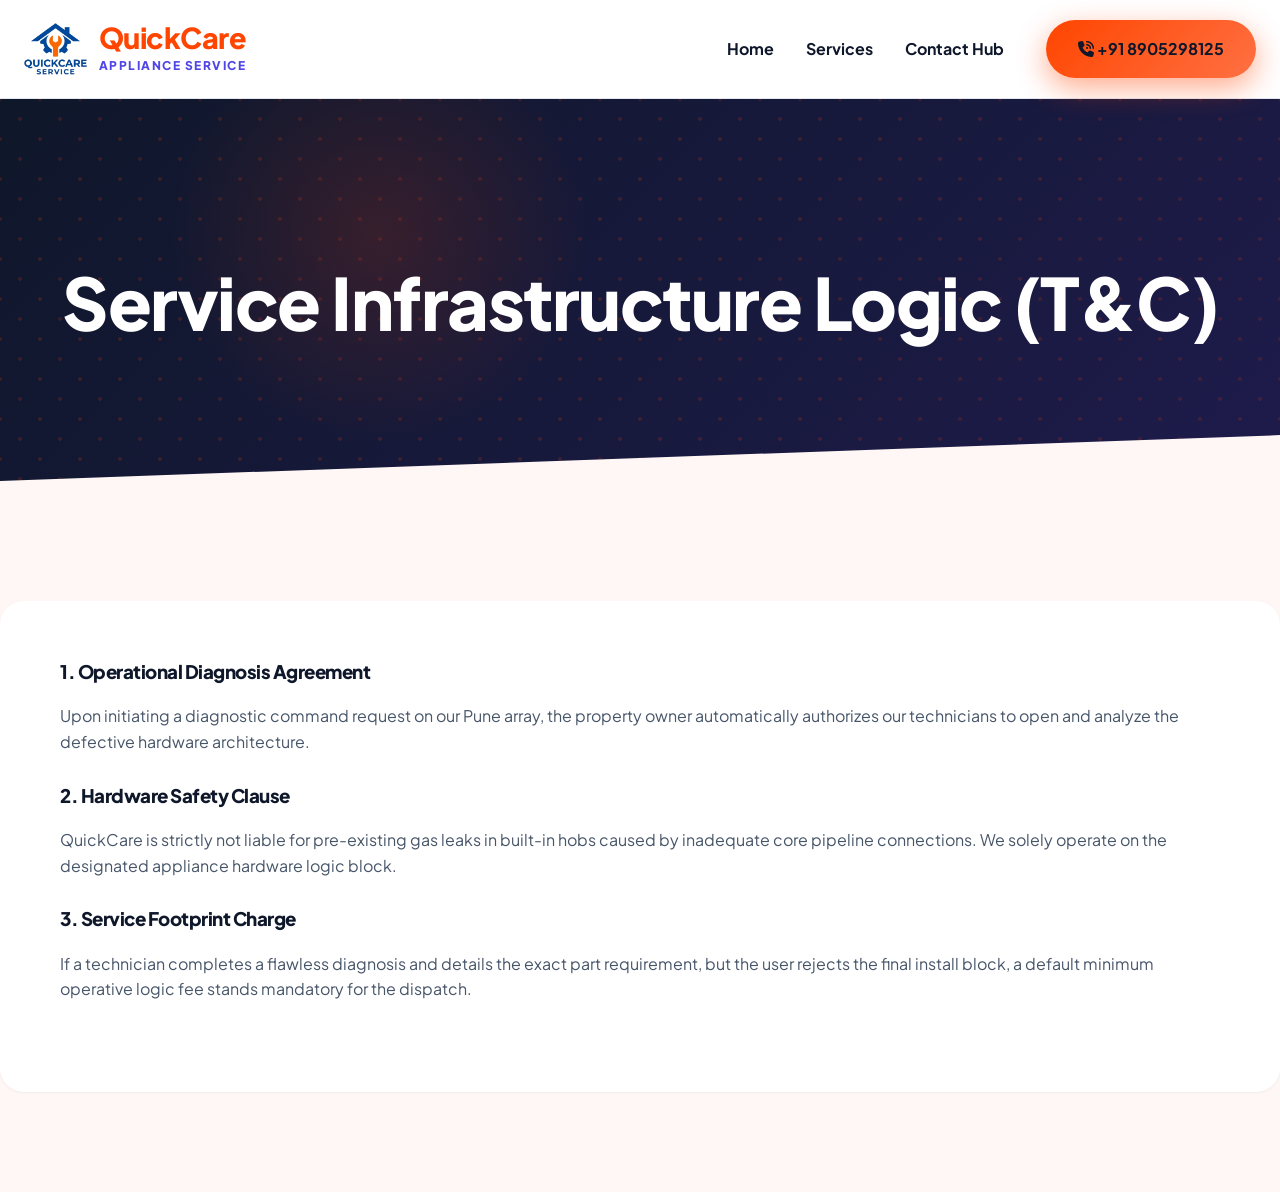
<file: terms.html>
<!DOCTYPE html>
<html lang="en">
<head>
    <meta charset="UTF-8">
    <meta name="viewport" content="width=device-width, initial-scale=1.0">
    <title>Terms of Process | Operational Logic</title>
    
    <meta name="keywords" content="kitchen appliance repair Pune, appliance repair service Pune, chimney repair Pune, gas stove repair Pune, microwave repair Pune, oven repair Pune, cooktop repair Pune, hob repair service Pune, dishwasher repair Pune, water purifier repair Pune, cooking range repair Pune, kitchen chimney service Pune, built-in hob repair Pune, gas stove service near me, microwave oven repair Pune, RO water purifier service Pune, dishwasher technician Pune, cooking range service Pune, cooktop burner repair Pune, electric oven repair">
    
    <link href="https://cdnjs.cloudflare.com/ajax/libs/font-awesome/6.4.0/css/all.min.css" rel="stylesheet">
    <link href="https://unpkg.com/aos@2.3.1/dist/aos.css" rel="stylesheet">
    <link rel="stylesheet" href="style.css">
    <link rel="icon" type="image/png" href="assets/logo_new_1774159155609.png">
</head>
<body class="bg-light">

    <!-- Solid Main Header -->
    <header class="main-header" id="mainHeader">
        <div class="container header-wrapper">
            <a href="index.html" class="logo">
                <img src="assets/logo_new_1774159155609.png" alt="QuickCare Service Logo">
                <div class="logo-text">
                    <span class="logo-title">QuickCare</span>
                    <span class="logo-sub">Appliance Service</span>
                </div>
            </a>
            
            <nav class="nav-menu" id="navLinks">
                <a href="index.html">Home</a>
                <a href="services.html">Services</a>
                <a href="contact.html">Contact Hub</a>
                <a href="tel:+918905298125" class="btn btn-primary" style="margin-left: 10px;">
                    <i class="fas fa-phone-volume"></i> +91 8905298125
                </a>
            </nav>
            <button class="mobile-btn" id="mobileToggle"><i class="fas fa-bars"></i></button>
        </div>
    </header>

    <section class="page-banner">
        <div class="container">
            <h1 data-aos="zoom-in">Service Infrastructure Logic (T&C)</h1>
        </div>
    </section>

    <!-- Content -->
    <section class="section-padding container">
        <div style="background: #FFF; padding: 60px; border-radius: var(--radius-lg); box-shadow: var(--shadow-sm);" data-aos="fade-up">
            <h3 style="margin-bottom: 20px;">1. Operational Diagnosis Agreement</h3>
            <p style="margin-bottom: 30px; color: var(--text-body);">Upon initiating a diagnostic command request on our Pune array, the property owner automatically authorizes our technicians to open and analyze the defective hardware architecture.</p>

            <h3 style="margin-bottom: 20px;">2. Hardware Safety Clause</h3>
            <p style="margin-bottom: 30px; color: var(--text-body);">QuickCare is strictly not liable for pre-existing gas leaks in built-in hobs caused by inadequate core pipeline connections. We solely operate on the designated appliance hardware logic block.</p>
            
            <h3 style="margin-bottom: 20px;">3. Service Footprint Charge</h3>
            <p style="margin-bottom: 30px; color: var(--text-body);">If a technician completes a flawless diagnosis and details the exact part requirement, but the user rejects the final install block, a default minimum operative logic fee stands mandatory for the dispatch.</p>

        </div>
    </section>

    <script src="https://unpkg.com/aos@2.3.1/dist/aos.js"></script>
    <script src="main.js"></script>
</body>
</html>
</file>
<file: style.css>
@import url('https://fonts.googleapis.com/css2?family=Plus+Jakarta+Sans:wght@400;500;600;700;800&display=swap');

:root {
    --primary: #FF4500; /* Vibrant Deep Orange / Coral */
    --primary-light: #FF7043;
    --primary-dark: #DD2C00;
    --secondary: #4F46E5; /* Deep Indigo for amazing contrast */
    --secondary-hover: #4338CA;
    --success: #10B981;
    --accent: #8B5CF6; /* Purple for gradients */
    
    --bg-main: #FFFFFF;
    --bg-light: #FFF7F5; /* Very subtle warm beige */
    --bg-dark: #0B0F19; /* Deep tech dark */
    
    --text-dark: #0F172A;
    --text-body: #475569;
    --text-light: #94A3B8;
    
    --border: #E2E8F0;
    
    --shadow-sm: 0 1px 3px rgba(0,0,0,0.05);
    --shadow-md: 0 8px 15px rgba(0,0,0,0.08);
    --shadow-lg: 0 20px 30px rgba(0,0,0,0.12);
    --shadow-xl: 0 30px 60px rgba(0, 0, 0, 0.20);
    --shadow-glow: 0 10px 30px rgba(255, 69, 0, 0.45);
    --shadow-glow-purple: 0 10px 30px rgba(139, 92, 246, 0.45);
    --shadow-glow-green: 0 10px 30px rgba(37, 211, 102, 0.45);
    
    --radius-sm: 8px;
    --radius-md: 16px;
    --radius-lg: 24px;
    --radius-full: 9999px;
    
    --transition: all 0.4s cubic-bezier(0.4, 0, 0.2, 1);
}

* { margin: 0; padding: 0; box-sizing: border-box; }
html { scroll-behavior: smooth; }
body { font-family: 'Plus Jakarta Sans', sans-serif; color: var(--text-body); background: var(--bg-main); line-height: 1.6; overflow-x: hidden; }
h1, h2, h3, h4, h5, h6 { color: var(--text-dark); font-weight: 800; line-height: 1.2; letter-spacing: -0.5px; }
a { text-decoration: none; color: inherit; transition: var(--transition); }
ul { list-style: none; }
img { max-width: 100%; display: block; height: auto; }

.container { width: 100%; max-width: 1320px; margin: 0 auto; padding: 0 24px; }
.section-padding { padding: 100px 0; }
.bg-light { background-color: var(--bg-light); }
.bg-dark { background-color: var(--bg-dark); }

/* Advanced Animations */
/* Advanced Animations */
@keyframes float { 0% { transform: translateY(0px); } 50% { transform: translateY(-15px); } 100% { transform: translateY(0px); } }
@keyframes pulseGlowOrange { 0% { box-shadow: 0 0 0 0 rgba(255, 69, 0, 0.6); } 70% { box-shadow: 0 0 0 20px rgba(255, 69, 0, 0); } 100% { box-shadow: 0 0 0 0 rgba(255, 69, 0, 0); } }
@keyframes pulseGlowGreen { 0% { box-shadow: 0 0 0 0 rgba(37, 211, 102, 0.6); } 70% { box-shadow: 0 0 0 20px rgba(37, 211, 102, 0); } 100% { box-shadow: 0 0 0 0 rgba(37, 211, 102, 0); } }
@keyframes pulseGlowPurple { 0% { box-shadow: 0 0 0 0 rgba(139, 92, 246, 0.6); } 70% { box-shadow: 0 0 0 20px rgba(139, 92, 246, 0); } 100% { box-shadow: 0 0 0 0 rgba(139, 92, 246, 0); } }
@keyframes shine { 100% { left: 125%; } }

/* Buttons */
.btn { display: inline-flex; align-items: center; justify-content: center; gap: 10px; padding: 16px 32px; font-weight: 700; font-size: 1.05rem; border-radius: var(--radius-full); border: none; cursor: pointer; transition: var(--transition); position: relative; overflow: hidden; z-index: 1; }
.btn::after { content: ''; position: absolute; top: 0; left: -100%; width: 50%; height: 100%; background: linear-gradient(to right, rgba(255,255,255,0) 0%, rgba(255,255,255,0.3) 50%, rgba(255,255,255,0) 100%); transform: skewX(-25deg); z-index: -1; animation: shine 3s infinite; }
.btn-primary { background: linear-gradient(135deg, var(--primary) 0%, var(--primary-light) 100%); color: #FFF; box-shadow: var(--shadow-glow); }
.btn-primary:hover { transform: translateY(-3px); box-shadow: 0 15px 35px rgba(255, 69, 0, 0.5); color: #FFF !important; }
.btn-secondary { background: linear-gradient(135deg, var(--secondary) 0%, var(--accent) 100%); color: #FFF; animation: pulseGlowPurple 2s infinite; }
.btn-secondary:hover { transform: translateY(-3px); }
.btn-white { background: #FFF; color: var(--primary); box-shadow: var(--shadow-md); }
.btn-white:hover { background: var(--bg-light); transform: translateY(-3px); }

/* Header & Top Bar */
.top-bar { background: linear-gradient(90deg, var(--primary-dark) 0%, var(--primary) 100%); color: #FFF; padding: 12px 0; font-size: 0.9rem; font-weight: 600; }
.top-bar .container { display: flex; justify-content: space-between; align-items: center; }
.top-bar-left, .top-bar-right { display: flex; align-items: center; gap: 24px; }
.top-bar i { color: var(--secondary); margin-right: 8px; }

.main-header { left: 0; width: 100%; z-index: 1000; padding: 20px 0; background: #FFF; box-shadow: var(--shadow-sm); transition: var(--transition); border-bottom: 1px solid var(--border); }
.main-header.sticky { position: fixed; top: 0; padding: 15px 0; box-shadow: var(--shadow-lg); animation: slideDown 0.5s ease; }
@keyframes slideDown { from { transform: translateY(-100%); } to { transform: translateY(0); } }
.header-wrapper { display: flex; justify-content: space-between; align-items: center; }
.logo { display: flex; align-items: center; gap: 12px; text-decoration: none; }
.logo img { height: 52px; width: auto; object-fit: contain; mix-blend-mode: multiply; transition: var(--transition); }
.logo:hover img { transform: scale(1.05); }
.logo-text { display: flex; flex-direction: column; justify-content: center; }
.logo-title { font-size: 1.8rem; font-weight: 800; color: var(--primary); letter-spacing: -0.5px; line-height: 1.1; }
.logo-sub { font-size: 0.75rem; color: var(--secondary); font-weight: 800; text-transform: uppercase; letter-spacing: 1.5px; margin-top: 2px; display: block; }
.nav-menu { display: flex; align-items: center; gap: 32px; }
.nav-menu a { font-weight: 700; color: var(--text-dark); font-size: 1rem; position: relative; display: inline-block; }
.nav-menu > a::after { content: ''; position: absolute; bottom: -5px; left: 0; width: 0%; height: 2px; background: var(--primary); transition: var(--transition); }
.nav-menu > a:hover::after, .nav-menu > a.active::after { width: 100%; }
.nav-menu a:hover { color: var(--primary); }

/* Dropdown */
.dropdown { position: relative; display: inline-block; }
.dropbtn { cursor: pointer; padding: 10px 0; border: none; background: transparent; font-weight: 700; color: var(--text-dark); font-size: 1rem; transition: var(--transition); font-family: inherit; }
.dropdown-content { visibility: hidden; opacity: 0; position: absolute; background-color: #FFF; min-width: 240px; box-shadow: var(--shadow-xl); z-index: 1001; border-radius: var(--radius-md); overflow: hidden; top: 120%; left: 0; padding: 10px 0; border: 1px solid var(--border); transition: all 0.3s cubic-bezier(0.16, 1, 0.3, 1); transform: translateY(15px); }
.dropdown:hover .dropdown-content { visibility: visible; opacity: 1; transform: translateY(0); }
.dropdown-content a { color: var(--text-dark); padding: 14px 24px; text-decoration: none; display: block; font-size: 0.95rem; font-weight: 600; transition: var(--transition); }
/* Premium Animated Diagonal Page Banner */
.page-banner { padding: 160px 0 120px; background: linear-gradient(135deg, #0f172a 0%, #1e1b4b 100%); text-align: center; color: #FFF; position: relative; margin-bottom: 20px; clip-path: polygon(0 0, 100% 0, 100% 88%, 0 100%); overflow: hidden; border: none; }
.page-banner::before { content: ''; position: absolute; inset: 0; background-image: radial-gradient(rgba(255, 69, 0, 0.2) 2px, transparent 2px), radial-gradient(rgba(255, 69, 0, 0.2) 2px, transparent 2px); background-size: 40px 40px; background-position: 0 0, 20px 20px; opacity: 0.8; z-index: 1; }
.page-banner::after { content: ''; position: absolute; top: -30%; left: 10%; width: 500px; height: 500px; background: radial-gradient(circle, rgba(255, 69, 0, 0.15) 0%, transparent 60%); border-radius: 50%; z-index: 0; animation: pulseBlob 8s infinite alternate ease-in-out; }
.banner-blob-2 { position: absolute; bottom: -30%; right: 10%; width: 400px; height: 400px; background: radial-gradient(circle, rgba(79, 70, 229, 0.15) 0%, transparent 60%); border-radius: 50%; z-index: 0; animation: pulseBlob 10s infinite alternate-reverse ease-in-out; }
@keyframes pulseBlob { 0% { transform: scale(1) translate(0, 0); } 100% { transform: scale(1.15) translate(20px, -30px); } }
.banner-tag { display: inline-flex; align-items: center; gap: 8px; padding: 6px 18px; background: rgba(255, 255, 255, 0.1); color: #FFF; border-radius: 30px; font-weight: 700; font-size: 0.9rem; margin-bottom: 20px; border: 1px solid rgba(255, 255, 255, 0.2); backdrop-filter: blur(5px); box-shadow: var(--shadow-sm); position: relative; z-index: 2; }
.banner-tag i { font-size: 0.8rem; color: var(--secondary); }
.page-banner h1 { font-size: clamp(3rem, 6vw, 4.5rem); font-weight: 900; letter-spacing: -1.5px; margin-bottom: 16px; color: #FFF; position: relative; z-index: 2; }
.page-banner p { font-size: 1.2rem; color: rgba(255,255,255,0.85); max-width: 650px; margin: 0 auto; line-height: 1.6; font-weight: 500; position: relative; z-index: 2; }

/* Dynamic Hero Section (Intersecting Elements) */
.hero { position: relative; padding: 100px 0 180px; background: var(--bg-dark); overflow: hidden; display: flex; align-items: center; }
.hero-bg-slider { position: absolute; inset: 0; z-index: 0; }
.hero-bg-slider .swiper-slide img { width: 100%; height: 100%; object-fit: cover; filter: brightness(0.4) saturate(1.2); }
.hero-bg-slider::after { content: ''; position: absolute; inset: 0; background: linear-gradient(90deg, rgba(15,23,42,0.9) 0%, rgba(15,23,42,0.4) 100%); z-index: 1; pointer-events: none; }

.hero-wrapper { position: relative; z-index: 2; display: grid; grid-template-columns: 1.2fr 1fr; gap: 50px; align-items: center; }
.hero-content h1 { font-size: clamp(3rem, 5vw, 4.5rem); color: #FFF; margin-bottom: 24px; line-height: 1.1; }
.hero-content h1 span { color: var(--secondary); display: block; }
.hero-content p { font-size: 1.25rem; color: var(--text-light); margin-bottom: 40px; }
.hero-badges { display: flex; flex-wrap: wrap; gap: 16px; margin-bottom: 40px; }
.hero-badge { background: rgba(255,255,255,0.1); backdrop-filter: blur(10px); border: 1px solid rgba(255,255,255,0.2); padding: 10px 20px; border-radius: var(--radius-full); color: #FFF; font-weight: 600; display: flex; align-items: center; gap: 10px; }
.hero-badge i { color: var(--success); }

/* Quick Booking Form in Hero */
.hero-form-card { background: #FFF; padding: 40px; border-radius: var(--radius-lg); box-shadow: var(--shadow-xl); border-top: 5px solid var(--secondary); }
.hero-form-card h3 { font-size: 1.8rem; margin-bottom: 10px; text-align: center; }
.hero-form-card p { text-align: center; color: var(--text-body); margin-bottom: 24px; font-weight: 500; }
.form-group { margin-bottom: 20px; position: relative; }
.form-icon { position: absolute; left: 16px; top: 16px; color: var(--text-light); font-size: 1.1rem; }
.form-control { width: 100%; padding: 16px 16px 16px 45px; border: 2px solid var(--border); border-radius: var(--radius-md); font-family: inherit; font-size: 1rem; background: var(--bg-light); transition: var(--transition); font-weight: 500; }
.form-control:focus { outline: none; border-color: var(--primary); background: #FFF; box-shadow: 0 0 0 4px rgba(37, 99, 235, 0.1); }
textarea.form-control { padding: 16px; }

/* Intersecting Trust Bar */
.trust-bar { position: relative; z-index: 10; margin-top: -80px; margin-bottom: 50px; }
.trust-grid { display: grid; grid-template-columns: repeat(4, 1fr); gap: 20px; }
.trust-card { background: #FFF; padding: 30px 20px; border-radius: var(--radius-md); box-shadow: var(--shadow-lg); text-align: center; border: 1px solid var(--border); transition: var(--transition); }
.trust-card:hover { transform: translateY(-10px); border-color: var(--primary-light); box-shadow: var(--shadow-xl); }
.trust-icon { width: 64px; height: 64px; background: var(--bg-light); border-radius: 50%; display: flex; align-items: center; justify-content: center; font-size: 1.8rem; color: var(--primary); margin: 0 auto 16px; transition: var(--transition); }
.trust-card:hover .trust-icon { background: var(--primary); color: #FFF; transform: rotateY(180deg); }
.trust-info h4 { font-size: 1.1rem; margin-bottom: 8px; }
.trust-info p { font-size: 0.9rem; color: var(--text-body); }

/* SVG Section Dividers */
.svg-divider { width: 100%; line-height: 0; }
.svg-divider svg { width: 100%; height: auto; display: block; }
.svg-top { transform: translateY(1px); }
.svg-bottom { transform: translateY(-1px) rotate(180deg); }

/* Section Titles */
.section-head { text-align: center; max-width: 700px; margin: 0 auto 60px; }
.section-tag { display: inline-block; padding: 8px 24px; background: rgba(37, 99, 235, 0.1); color: var(--primary); font-weight: 800; font-size: 0.9rem; text-transform: uppercase; letter-spacing: 2px; border-radius: var(--radius-full); margin-bottom: 20px; }
.section-title { font-size: clamp(2.5rem, 4vw, 3.5rem); letter-spacing: -1px; margin-bottom: 20px; }
.section-desc { font-size: 1.15rem; color: var(--text-body); }

/* Visual Cards - Services */
.service-grid { display: grid; grid-template-columns: repeat(3, 1fr); gap: 40px; }
.visual-card { background: #FFF; border-radius: var(--radius-lg); overflow: hidden; box-shadow: var(--shadow-md); transition: var(--transition); position: relative; border: 1px solid var(--border); }
.visual-card:hover { transform: translateY(-15px); box-shadow: var(--shadow-xl); }
.v-img-wrap { width: 100%; height: 260px; position: relative; overflow: hidden; }
.v-img-wrap img { width: 100%; height: 100%; object-fit: cover; transition: transform 0.6s cubic-bezier(0.16, 1, 0.3, 1); }
.visual-card:hover .v-img-wrap img { transform: scale(1.1); }
.v-overlay { position: absolute; inset: 0; background: linear-gradient(to top, rgba(15,23,42,0.8) 0%, transparent 100%); z-index: 1; }
.v-icon { position: absolute; top: 20px; right: 20px; width: 50px; height: 50px; background: rgba(255,255,255,0.9); backdrop-filter: blur(5px); border-radius: 50%; display: flex; align-items: center; justify-content: center; font-size: 1.5rem; color: var(--primary); z-index: 2; box-shadow: var(--shadow-sm); }
.v-content { padding: 30px; position: relative; background: #FFF; z-index: 2; }
.v-content h3 { font-size: 1.5rem; margin-bottom: 12px; }
.v-content p { color: var(--text-body); font-size: 1rem; margin-bottom: 24px; }
.v-link { font-weight: 800; color: var(--primary); display: inline-flex; align-items: center; gap: 8px; font-size: 1.05rem; }
.v-link i { transition: transform 0.3s; }
.visual-card:hover .v-link i { transform: translateX(8px); }

/* How It Works (Animations & Layout) */
.process-section { position: relative; z-index: 1; text-align: center; }
.process-grid { display: grid; grid-template-columns: repeat(4, 1fr); gap: 20px; position: relative; }
.process-grid::before { content: ''; position: absolute; top: 40px; left: 10%; width: 80%; height: 2px; border-top: 3px dashed var(--primary-light); z-index: -1; }
.process-step { position: relative; padding: 20px 10px; z-index: 1; }
.step-circle { width: 80px; height: 80px; background: #FFF; border: 4px solid var(--primary); border-radius: 50%; display: flex; align-items: center; justify-content: center; font-size: 2rem; color: var(--primary); margin: 0 auto 20px; position: relative; box-shadow: var(--shadow-glow); z-index: 2; transition: var(--transition); }
.step-circle:hover { transform: scale(1.1); box-shadow: 0 15px 35px rgba(255, 69, 0, 0.5); }
.step-num { position: absolute; top: -5px; right: -5px; width: 28px; height: 28px; background: var(--secondary); color: #FFF; font-weight: 800; font-size: 14px; border-radius: 50%; display: flex; align-items: center; justify-content: center; box-shadow: var(--shadow-sm); z-index: 3; }
.process-step h3 { font-size: 1.3rem; margin-bottom: 12px; font-weight: 800; }
.process-step p { font-size: 0.95rem; color: var(--text-body); max-width: 250px; margin: 0 auto; line-height: 1.5; }

/* Ticker & Trust Row explicitly defined */
.ticker-wrap { width: 100%; overflow: hidden; background: var(--primary); padding: 12px 0; color: #FFF; font-weight: 700; font-size: 14px; white-space: nowrap; box-shadow: 0px 4px 10px rgba(0,0,0,0.1); position: relative; z-index: 20; }
.ticker { display: inline-block; animation: ticker 40s linear infinite; }
.ticker:hover { animation-play-state: paused; }
.ticker-item { display: inline-block; padding: 0 20px; text-transform: uppercase; letter-spacing: 1px; }
@keyframes ticker { 0% { transform: translateX(0); } 100% { transform: translateX(-50%); } }

.trust-row { background: #FFF; padding: 40px 0; border-bottom: 1px solid var(--border); position: relative; z-index: 19; }
.trust-grid-6 { display: grid; grid-template-columns: repeat(6, 1fr); gap: 15px; text-align: center; }
.trust-item { padding: 10px; transition: var(--transition); border-radius: var(--radius-sm); }
.trust-item:hover { background: var(--bg-light); transform: translateY(-5px); }
.trust-item-icon { height: 45px; display:flex; align-items:flex-end; justify-content:center; margin-bottom: 15px; }
.trust-item-icon img, .trust-item-icon i { font-size: 2.2rem; background: linear-gradient(135deg, var(--secondary), var(--accent)); -webkit-background-clip: text; background-clip: text; -webkit-text-fill-color: transparent; }
.trust-item h4 { font-size: 0.95rem; font-weight: 800; margin-bottom: 5px; color: var(--text-dark); }
.trust-item p { font-size: 0.8rem; color: var(--text-light); line-height: 1.4; }

/* Split Sections (Intersecting Images & Text) */
.intersect-section { display: grid; grid-template-columns: 1fr 1fr; gap: 60px; align-items: center; margin-bottom: 100px; }
.intersect-section:last-child { margin-bottom: 0; }
.intersect-content h2 { font-size: 2.8rem; margin-bottom: 24px; }
.intersect-content p { font-size: 1.15rem; color: var(--text-body); margin-bottom: 30px; }
.intersect-list li { display: flex; align-items: flex-start; gap: 20px; margin-bottom: 20px; background: #FFF; padding: 20px; border-radius: var(--radius-md); box-shadow: var(--shadow-sm); border: 1px solid var(--border); transition: var(--transition); }
.intersect-list li:hover { transform: translateX(10px); border-color: var(--primary); }
.intersect-list i { font-size: 1.5rem; color: var(--secondary); margin-top: 4px; }
.intersect-visual { position: relative; }
.intersect-visual img { border-radius: var(--radius-lg); box-shadow: var(--shadow-xl); position: relative; z-index: 2; }
.shape-blob { position: absolute; top: -10%; right: -10%; width: 500px; height: 500px; background: var(--primary-light); opacity: 0.2; filter: blur(60px); border-radius: 50%; z-index: 1; animation: float 8s ease-in-out infinite reverse; }

/* FAQ Accordion */
.faq-container { max-width: 800px; margin: 0 auto; background: #FFF; border-radius: var(--radius-lg); padding: 40px; box-shadow: var(--shadow-lg); }
.faq-item { border-bottom: 1px solid var(--border); }
.faq-item:last-child { border-bottom: none; }
.faq-question { width: 100%; text-align: left; background: none; border: none; padding: 24px 0; font-size: 1.25rem; font-weight: 700; color: var(--text-dark); cursor: pointer; display: flex; justify-content: space-between; align-items: center; transition: var(--transition); }
.faq-question:hover { color: var(--primary); }
.faq-icon { color: var(--primary); transition: transform 0.3s; }
.faq-item.active .faq-icon { transform: rotate(180deg); }
.faq-answer { max-height: 0; overflow: hidden; transition: max-height 0.3s ease-out; }
.faq-answer-content { padding: 0 0 24px 0; color: var(--text-body); font-size: 1.1rem; line-height: 1.7; }

/* Advanced Tabbed Modal */
.modal-overlay { position: fixed; inset: 0; background: rgba(15, 23, 42, 0.8); backdrop-filter: blur(8px); display: flex; justify-content: center; align-items: center; z-index: 99999; opacity: 0; visibility: hidden; transition: var(--transition); }
.modal-overlay.active { opacity: 1; visibility: visible; }
.modal-box { background: #FFF; width: 90%; max-width: 600px; border-radius: var(--radius-lg); overflow: hidden; transform: scale(0.9); transition: var(--transition); box-shadow: var(--shadow-xl); position: relative; }
.modal-overlay.active .modal-box { transform: scale(1); }
.modal-close { position: absolute; top: 15px; right: 20px; border: none; background: rgba(0,0,0,0.1); width: 36px; height: 36px; border-radius: 50%; font-size: 1.2rem; cursor: pointer; transition: var(--transition); z-index: 10; display: flex; align-items: center; justify-content: center; }
.modal-close:hover { background: #EF4444; color: #FFF; transform: rotate(90deg); }
.modal-tabs { display: flex; background: var(--bg-light); border-bottom: 1px solid var(--border); }
.modal-tab { flex: 1; padding: 20px; text-align: center; font-weight: 800; font-size: 1.1rem; cursor: pointer; background: transparent; border: none; color: var(--text-body); transition: var(--transition); border-bottom: 3px solid transparent; }
.modal-tab.active { color: var(--primary); border-bottom-color: var(--primary); background: #FFF; }
.modal-body { padding: 40px; }
.modal-panel { display: none; animation: fadeIn 0.4s; }
.modal-panel.active { display: block; }
@keyframes fadeIn { from { opacity: 0; transform: translateY(10px); } to { opacity: 1; transform: translateY(0); } }
.location-btn { background: #EFF6FF; color: var(--primary); border: 2px dashed var(--primary-light); width: 100%; padding: 15px; border-radius: var(--radius-md); font-weight: 700; cursor: pointer; display: flex; align-items: center; justify-content: center; gap: 10px; transition: var(--transition); margin-bottom: 20px; font-size: 1rem; }
.location-btn:hover { background: #DBEAFE; border-color: var(--primary); }

/* Floating Buttons */
.fab-container { position: fixed; bottom: 30px; right: 30px; display: flex; flex-direction: column; gap: 16px; z-index: 9999; }
.fab { width: 65px; height: 65px; border-radius: 50%; display: flex; align-items: center; justify-content: center; font-size: 2rem; color: #FFF; transition: var(--transition); cursor: pointer; animation: float 4s ease-in-out infinite; }
.fab-query { background: var(--accent); animation: pulseGlowPurple 2s infinite; position: relative; z-index: 999; }
.fab-wa { background: #25D366; animation: pulseGlowGreen 2s infinite 0.5s; position: relative; z-index: 999; }
.fab-call { background: var(--primary); animation: pulseGlowOrange 2s infinite 1.0s; position: relative; z-index: 999; }
.fab:hover { transform: scale(1.15) translateY(-10px); }

/* Premium Light/Soft Footer */
.footer { background: #F8FAFC; color: var(--text-body); padding: 80px 0 30px; border-top: 1px solid rgba(0,0,0,0.06); }
.footer-grid { display: grid; grid-template-columns: 2fr 1fr 1fr 1.5fr; gap: 40px; margin-bottom: 60px; }
.footer-logo { display: flex; align-items: center; gap: 10px; margin-bottom: 20px; filter: none; }
.footer-logo img { height: 45px; mix-blend-mode: multiply; }
.footer-logo span { font-size: 1.8rem; font-weight: 800; letter-spacing: -1px; color: var(--primary); }
.footer-desc { color: var(--text-body); margin-bottom: 24px; font-size: 1rem; line-height: 1.8; max-width: 350px; font-weight: 500; }
.f-socials { display: flex; gap: 16px; margin-top: 10px; }
.f-socials a { width: 42px; height: 42px; border-radius: 12px; background: #FFF; border: 1.5px solid #E2E8F0; display: flex; align-items: center; justify-content: center; transition: var(--transition); box-shadow: 0 2px 4px rgba(0,0,0,0.04); }
.f-socials a i { color: #0F172A; font-size: 1.15rem; transition: var(--transition); }
.f-socials a:hover { transform: translateY(-5px); box-shadow: 0 8px 15px rgba(0,0,0,0.1); border-color: transparent; }
.f-socials a:hover i { color: #FFF; }
.f-socials a.fb:hover { background: #1877F2; }
.f-socials a.ig:hover { background: linear-gradient(45deg, #F09433 0%, #E6683C 25%, #DC2743 50%, #CC2366 75%, #BC1888 100%); }
.f-socials a.yt:hover { background: #FF0000; }
.footer-title { font-size: 1.25rem; font-weight: 800; margin-bottom: 24px; color: var(--bg-dark); }
.footer-links li { margin-bottom: 16px; }
.footer-links a { color: var(--text-body); font-size: 1.05rem; display: flex; align-items: center; gap: 10px; transition: var(--transition); font-weight: 600; }
.footer-links a i { font-size: 0.8rem; color: var(--secondary); transition: var(--transition); }
.footer-links a:hover { color: var(--primary); transform: translateX(5px); }
.footer-links a:hover i { color: var(--primary); }
.footer-contact li { display: flex; align-items: flex-start; gap: 16px; margin-bottom: 20px; color: var(--text-dark); font-size: 1.05rem; font-weight: 500; }
.footer-contact i { color: var(--primary); font-size: 1.3rem; margin-top: 4px; }
.footer-bottom { border-top: 1px solid rgba(0,0,0,0.05); padding-top: 30px; text-align: center; color: var(--text-light); font-weight: 500; }

/* Responsive Media Queries */
.mobile-btn { display: none; background: transparent; border: none; font-size: 1.8rem; color: var(--text-dark); cursor: pointer; }

@media (max-width: 1024px) {
    .nav-menu { gap: 15px; }
    .hero-wrapper { gap: 30px; }
    .hero-content h1 { font-size: 2.8rem; }
    .trust-grid { grid-template-columns: repeat(2, 1fr); gap: 15px; }
    .footer-grid { grid-template-columns: 1fr 1fr; }
}

@media (max-width: 768px) {
    .top-bar-left { display: none; }
    .top-bar { padding: 10px 0; text-align: center; }
    .top-bar .container { justify-content: center; }
    .logo img { height: 42px; }
    .logo-title { font-size: 1.4rem; }
    .logo-sub { font-size: 0.65rem; letter-spacing: 1px; margin-top: 1px; }
    
    .mobile-btn { display: block; z-index: 1001; }
    .nav-menu { position: fixed; top: 0; left: -100%; width: 85%; max-width: 350px; height: 100vh; background: #FFF; box-shadow: var(--shadow-xl); flex-direction: column; align-items: flex-start; padding: 100px 30px 40px; gap: 20px; transition: 0.4s cubic-bezier(0.16, 1, 0.3, 1); z-index: 1000; overflow-y: auto; display: flex; }
    .nav-menu.active { left: 0; }
    .dropdown { width: 100%; }
    .dropdown-content { position: static; box-shadow: none; border: none; min-width: 100%; display: none; opacity: 1; visibility: visible; transform: translateY(0); padding-left: 15px; padding-top: 10px; background: transparent; }
    .dropdown.active .dropdown-content, .dropdown:hover .dropdown-content { display: block; }
    .nav-menu > a::after { display: none; }
    .nav-menu .btn { width: 100%; text-align: center; padding: 15px; margin: 0 !important; }
    
    .hero { padding: 130px 0 80px; }
    .hero-wrapper { grid-template-columns: 1fr; text-align: center; }
    .hero-badges { justify-content: center; }
    
    .trust-grid { grid-template-columns: 1fr; }
    .service-grid { grid-template-columns: 1fr; }
    .process-grid { grid-template-columns: 1fr !important; gap: 30px !important; }
    .process-step { padding: 30px !important; }
    .process-step::after { display: none; }
    .why-grid { grid-template-columns: 1fr !important; }
    .intersect-section { grid-template-columns: 1fr !important; }
    
    .page-banner { padding: 120px 0 40px; margin-bottom: 10px; border-bottom: none; }
    .page-banner h1 { font-size: 2.2rem; }
    
    .ticker-wrap .ticker-item { font-size: 0.95rem; padding: 0 1rem; }
    .trust-grid-6 { grid-template-columns: repeat(2, 1fr); gap: 15px; }
    .trust-item h4 { font-size: 0.85rem; }
    .footer-grid { grid-template-columns: 1fr; gap: 40px; text-align: center; }
    .footer-logo { justify-content: center; }
    .f-socials { justify-content: center; }
    .fab-container { transform: scale(0.9); right: 15px; bottom: 15px; }
}

@media (max-width: 480px) {
    .trust-grid-6 { grid-template-columns: 1fr; }
    .visual-card .v-content h3 { font-size: 1.3rem; }
    .hero-content h1 { font-size: 2.2rem; }
    .logo img { height: 35px; }
    .logo-title { font-size: 1.15rem; }
    .logo-sub { font-size: 0.58rem; letter-spacing: 0.5px; margin-top: 1px; }
}

@media (max-width: 1024px) {
    .hero-wrapper { grid-template-columns: 1fr; text-align: center; gap: 40px; }
    .hero-content h1 { max-width: 800px; margin: 0 auto 20px; }
    .hero-content p { margin: 0 auto 30px; }
    .hero-badges { justify-content: center; }
    .hero-form-card { max-width: 700px; margin: 0 auto; }
    .trust-grid { grid-template-columns: repeat(2, 1fr); margin-top: -40px; }
    .service-grid { grid-template-columns: repeat(2, 1fr); }
    .process-grid { grid-template-columns: 1fr; gap: 40px; }
    .process-grid::before { display: none; }
    .intersect-section { grid-template-columns: 1fr; }
    .intersect-section:nth-child(even) .intersect-content { order: -1; }
    .footer-grid { grid-template-columns: 1fr 1fr; }
}

@media (max-width: 768px) {
    .top-bar { display: none; }
    .header-wrapper { padding: 0 10px; position: relative; }
    .nav-menu { position: absolute; top: calc(100% + 20px); left: 0; width: 100%; background: #FFF !important; flex-direction: column; padding: 20px; box-shadow: var(--shadow-xl); border-top: 1px solid var(--border); clip-path: polygon(0 0, 100% 0, 100% 0, 0 0); transition: clip-path 0.4s ease, opacity 0.4s ease; opacity: 0; pointer-events: none; z-index: 1000; }
    .nav-menu.active { clip-path: polygon(0 0, 100% 0, 100% 100%, 0 100%); opacity: 1; pointer-events: all; }
    .mobile-btn { display: block; }
    .trust-grid { grid-template-columns: 1fr; }
    .service-grid { grid-template-columns: 1fr; }
    .footer-grid { grid-template-columns: 1fr; }
    .intersect-visual { margin-top: 40px; }
    .hero { padding: 120px 0 100px; }
}
</file>
